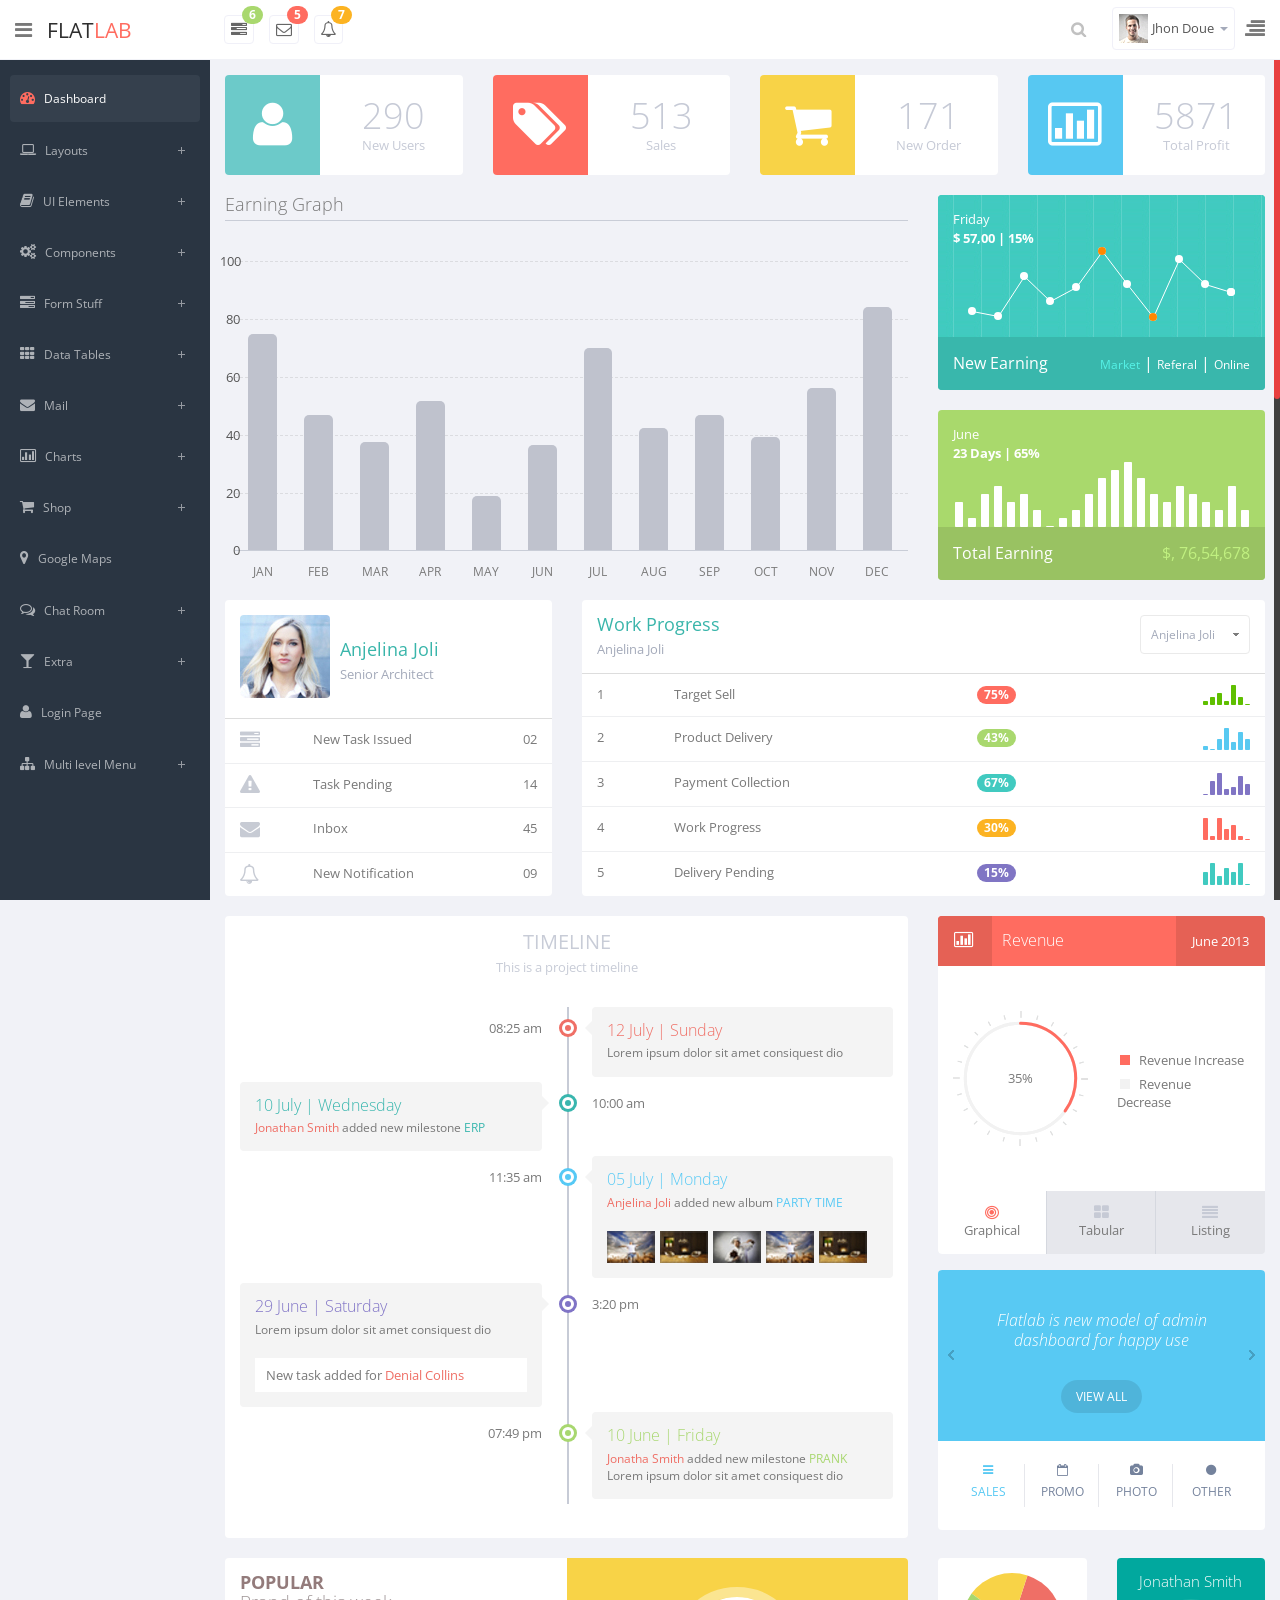
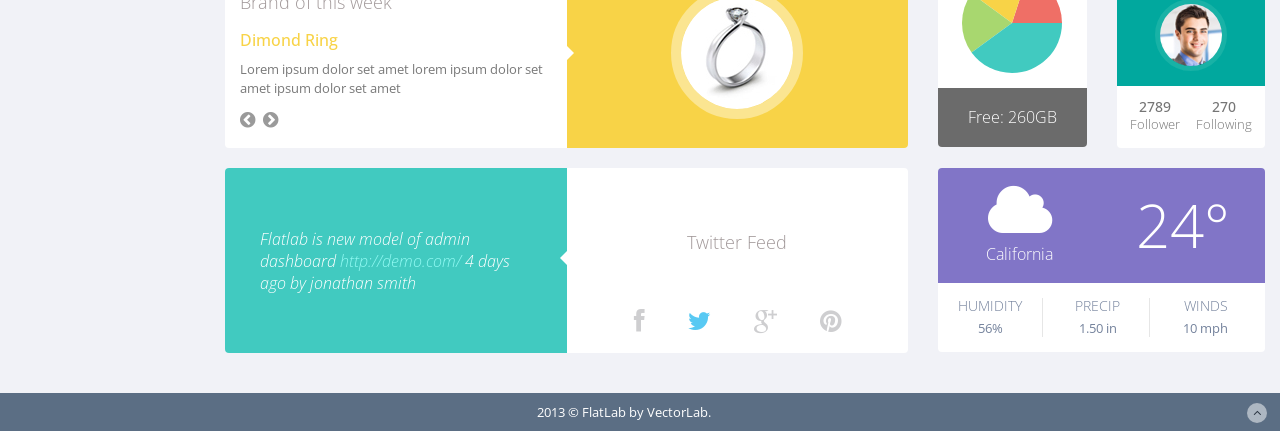
<file: resources/views/admin/html/index.html>
<!DOCTYPE html>
<html lang="en">
  
<!-- Mirrored from thevectorlab.net/flatlab/index.html by HTTrack Website Copier/3.x [XR&CO'2014], Fri, 14 Aug 2015 03:42:50 GMT -->
<head>
    <meta charset="utf-8">
    <meta name="viewport" content="width=device-width, initial-scale=1.0">
    <meta name="description" content="">
    <meta name="author" content="Mosaddek">
    <meta name="keyword" content="FlatLab, Dashboard, Bootstrap, Admin, Template, Theme, Responsive, Fluid, Retina">
    <link rel="shortcut icon" href="img/favicon.html">

    <title>FlatLab - Flat & Responsive Bootstrap Admin Template</title>

    <!-- Bootstrap core CSS -->
    <link href="css/bootstrap.min.css" rel="stylesheet">
    <link href="css/bootstrap-reset.css" rel="stylesheet">
    <!--external css-->
    <link href="assets/font-awesome/css/font-awesome.css" rel="stylesheet" />
    <link href="assets/jquery-easy-pie-chart/jquery.easy-pie-chart.css" rel="stylesheet" type="text/css" media="screen"/>
    <link rel="stylesheet" href="css/owl.carousel.css" type="text/css">

      <!--right slidebar-->
      <link href="css/slidebars.css" rel="stylesheet">

    <!-- Custom styles for this template -->

    <link href="css/style.css" rel="stylesheet">
    <link href="css/style-responsive.css" rel="stylesheet" />



    <!-- HTML5 shim and Respond.js IE8 support of HTML5 tooltipss and media queries -->
    <!--[if lt IE 9]>
      <script src="js/html5shiv.js"></script>
      <script src="js/respond.min.js"></script>
    <![endif]-->
  </head>

  <body>

  <section id="container" >
      <!--header start-->
      <header class="header white-bg">
              <div class="sidebar-toggle-box">
                  <div class="fa fa-bars tooltips" data-placement="right" data-original-title="Toggle Navigation"></div>
              </div>
            <!--logo start-->
            <a href="index.html" class="logo">Flat<span>lab</span></a>
            <!--logo end-->
            <div class="nav notify-row" id="top_menu">
                <!--  notification start -->
                <ul class="nav top-menu">
                    <!-- settings start -->
                    <li class="dropdown">
                        <a data-toggle="dropdown" class="dropdown-toggle" href="#">
                            <i class="fa fa-tasks"></i>
                            <span class="badge bg-success">6</span>
                        </a>
                        <ul class="dropdown-menu extended tasks-bar">
                            <div class="notify-arrow notify-arrow-green"></div>
                            <li>
                                <p class="green">You have 6 pending tasks</p>
                            </li>
                            <li>
                                <a href="#">
                                    <div class="task-info">
                                        <div class="desc">Dashboard v1.3</div>
                                        <div class="percent">40%</div>
                                    </div>
                                    <div class="progress progress-striped">
                                        <div class="progress-bar progress-bar-success" role="progressbar" aria-valuenow="40" aria-valuemin="0" aria-valuemax="100" style="width: 40%">
                                            <span class="sr-only">40% Complete (success)</span>
                                        </div>
                                    </div>
                                </a>
                            </li>
                            <li>
                                <a href="#">
                                    <div class="task-info">
                                        <div class="desc">Database Update</div>
                                        <div class="percent">60%</div>
                                    </div>
                                    <div class="progress progress-striped">
                                        <div class="progress-bar progress-bar-warning" role="progressbar" aria-valuenow="60" aria-valuemin="0" aria-valuemax="100" style="width: 60%">
                                            <span class="sr-only">60% Complete (warning)</span>
                                        </div>
                                    </div>
                                </a>
                            </li>
                            <li>
                                <a href="#">
                                    <div class="task-info">
                                        <div class="desc">Iphone Development</div>
                                        <div class="percent">87%</div>
                                    </div>
                                    <div class="progress progress-striped">
                                        <div class="progress-bar progress-bar-info" role="progressbar" aria-valuenow="20" aria-valuemin="0" aria-valuemax="100" style="width: 87%">
                                            <span class="sr-only">87% Complete</span>
                                        </div>
                                    </div>
                                </a>
                            </li>
                            <li>
                                <a href="#">
                                    <div class="task-info">
                                        <div class="desc">Mobile App</div>
                                        <div class="percent">33%</div>
                                    </div>
                                    <div class="progress progress-striped">
                                        <div class="progress-bar progress-bar-danger" role="progressbar" aria-valuenow="80" aria-valuemin="0" aria-valuemax="100" style="width: 33%">
                                            <span class="sr-only">33% Complete (danger)</span>
                                        </div>
                                    </div>
                                </a>
                            </li>
                            <li>
                                <a href="#">
                                    <div class="task-info">
                                        <div class="desc">Dashboard v1.3</div>
                                        <div class="percent">45%</div>
                                    </div>
                                    <div class="progress progress-striped active">
                                        <div class="progress-bar"  role="progressbar" aria-valuenow="45" aria-valuemin="0" aria-valuemax="100" style="width: 45%">
                                            <span class="sr-only">45% Complete</span>
                                        </div>
                                    </div>

                                </a>
                            </li>
                            <li class="external">
                                <a href="#">See All Tasks</a>
                            </li>
                        </ul>
                    </li>
                    <!-- settings end -->
                    <!-- inbox dropdown start-->
                    <li id="header_inbox_bar" class="dropdown">
                        <a data-toggle="dropdown" class="dropdown-toggle" href="#">
                            <i class="fa fa-envelope-o"></i>
                            <span class="badge bg-important">5</span>
                        </a>
                        <ul class="dropdown-menu extended inbox">
                            <div class="notify-arrow notify-arrow-red"></div>
                            <li>
                                <p class="red">You have 5 new messages</p>
                            </li>
                            <li>
                                <a href="#">
                                    <span class="photo"><img alt="avatar" src="img/avatar-mini.jpg"></span>
                                    <span class="subject">
                                    <span class="from">Jonathan Smith</span>
                                    <span class="time">Just now</span>
                                    </span>
                                    <span class="message">
                                        Hello, this is an example msg.
                                    </span>
                                </a>
                            </li>
                            <li>
                                <a href="#">
                                    <span class="photo"><img alt="avatar" src="img/avatar-mini2.jpg"></span>
                                    <span class="subject">
                                    <span class="from">Jhon Doe</span>
                                    <span class="time">10 mins</span>
                                    </span>
                                    <span class="message">
                                     Hi, Jhon Doe Bhai how are you ?
                                    </span>
                                </a>
                            </li>
                            <li>
                                <a href="#">
                                    <span class="photo"><img alt="avatar" src="img/avatar-mini3.jpg"></span>
                                    <span class="subject">
                                    <span class="from">Jason Stathum</span>
                                    <span class="time">3 hrs</span>
                                    </span>
                                    <span class="message">
                                        This is awesome dashboard.
                                    </span>
                                </a>
                            </li>
                            <li>
                                <a href="#">
                                    <span class="photo"><img alt="avatar" src="img/avatar-mini4.jpg"></span>
                                    <span class="subject">
                                    <span class="from">Jondi Rose</span>
                                    <span class="time">Just now</span>
                                    </span>
                                    <span class="message">
                                        Hello, this is metrolab
                                    </span>
                                </a>
                            </li>
                            <li>
                                <a href="#">See all messages</a>
                            </li>
                        </ul>
                    </li>
                    <!-- inbox dropdown end -->
                    <!-- notification dropdown start-->
                    <li id="header_notification_bar" class="dropdown">
                        <a data-toggle="dropdown" class="dropdown-toggle" href="#">

                            <i class="fa fa-bell-o"></i>
                            <span class="badge bg-warning">7</span>
                        </a>
                        <ul class="dropdown-menu extended notification">
                            <div class="notify-arrow notify-arrow-yellow"></div>
                            <li>
                                <p class="yellow">You have 7 new notifications</p>
                            </li>
                            <li>
                                <a href="#">
                                    <span class="label label-danger"><i class="fa fa-bolt"></i></span>
                                    Server #3 overloaded.
                                    <span class="small italic">34 mins</span>
                                </a>
                            </li>
                            <li>
                                <a href="#">
                                    <span class="label label-warning"><i class="fa fa-bell"></i></span>
                                    Server #10 not respoding.
                                    <span class="small italic">1 Hours</span>
                                </a>
                            </li>
                            <li>
                                <a href="#">
                                    <span class="label label-danger"><i class="fa fa-bolt"></i></span>
                                    Database overloaded 24%.
                                    <span class="small italic">4 hrs</span>
                                </a>
                            </li>
                            <li>
                                <a href="#">
                                    <span class="label label-success"><i class="fa fa-plus"></i></span>
                                    New user registered.
                                    <span class="small italic">Just now</span>
                                </a>
                            </li>
                            <li>
                                <a href="#">
                                    <span class="label label-info"><i class="fa fa-bullhorn"></i></span>
                                    Application error.
                                    <span class="small italic">10 mins</span>
                                </a>
                            </li>
                            <li>
                                <a href="#">See all notifications</a>
                            </li>
                        </ul>
                    </li>
                    <!-- notification dropdown end -->
                </ul>
                <!--  notification end -->
            </div>
            <div class="top-nav ">
                <!--search & user info start-->
                <ul class="nav pull-right top-menu">
                    <li>
                        <input type="text" class="form-control search" placeholder="Search">
                    </li>
                    <!-- user login dropdown start-->
                    <li class="dropdown">
                        <a data-toggle="dropdown" class="dropdown-toggle" href="#">
                            <img alt="" src="img/avatar1_small.jpg">
                            <span class="username">Jhon Doue</span>
                            <b class="caret"></b>
                        </a>
                        <ul class="dropdown-menu extended logout">
                            <div class="log-arrow-up"></div>
                            <li><a href="#"><i class=" fa fa-suitcase"></i>Profile</a></li>
                            <li><a href="#"><i class="fa fa-cog"></i> Settings</a></li>
                            <li><a href="#"><i class="fa fa-bell-o"></i> Notification</a></li>
                            <li><a href="login.html"><i class="fa fa-key"></i> Log Out</a></li>
                        </ul>
                    </li>
                    <li class="sb-toggle-right">
                        <i class="fa  fa-align-right"></i>
                    </li>
                    <!-- user login dropdown end -->
                </ul>
                <!--search & user info end-->
            </div>
        </header>
      <!--header end-->
      <!--sidebar start-->
      <aside>
          <div id="sidebar"  class="nav-collapse ">
              <!-- sidebar menu start-->
              <ul class="sidebar-menu" id="nav-accordion">
                  <li>
                      <a class="active" href="index.html">
                          <i class="fa fa-dashboard"></i>
                          <span>Dashboard</span>
                      </a>
                  </li>

                  <li class="sub-menu">
                      <a href="javascript:;" >
                          <i class="fa fa-laptop"></i>
                          <span>Layouts</span>
                      </a>
                      <ul class="sub">
                          <li><a  href="boxed_page.html">Boxed Page</a></li>
                          <li><a  href="horizontal_menu.html">Horizontal Menu</a></li>
                          <li><a  href="header-color.html">Different Color Top bar</a></li>
                          <li><a  href="mega_menu.html">Mega Menu</a></li>
                          <li><a  href="language_switch_bar.html">Language Switch Bar</a></li>
                          <li><a  href="email_template.html" target="_blank">Email Template</a></li>
                      </ul>
                  </li>

                  <li class="sub-menu">
                      <a href="javascript:;" >
                          <i class="fa fa-book"></i>
                          <span>UI Elements</span>
                      </a>
                      <ul class="sub">
                          <li><a  href="general.html">General</a></li>
                          <li><a  href="buttons.html">Buttons</a></li>
                          <li><a  href="modal.html">Modal</a></li>
                          <li><a  href="toastr.html">Toastr Notifications</a></li>
                          <li><a  href="widget.html">Widget</a></li>
                          <li><a  href="slider.html">Slider</a></li>
                          <li><a  href="nestable.html">Nestable</a></li>
                          <li><a  href="font_awesome.html">Font Awesome</a></li>
                      </ul>
                  </li>

                  <li class="sub-menu">
                      <a href="javascript:;" >
                          <i class="fa fa-cogs"></i>
                          <span>Components</span>
                      </a>
                      <ul class="sub">
                          <li><a  href="grids.html">Grids</a></li>
                          <li><a  href="calendar.html">Calendar</a></li>
                          <li><a  href="gallery.html">Gallery</a></li>
                          <li><a  href="todo_list.html">Todo List</a></li>
                          <li><a  href="draggable_portlet.html">Draggable Portlet</a></li>
                          <li><a  href="tree.html">Tree View</a></li>
                      </ul>
                  </li>
                  <li class="sub-menu">
                      <a href="javascript:;" >
                          <i class="fa fa-tasks"></i>
                          <span>Form Stuff</span>
                      </a>
                      <ul class="sub">
                          <li><a  href="form_component.html">Form Components</a></li>
                          <li><a  href="advanced_form_components.html">Advanced Components</a></li>
                          <li><a  href="form_wizard.html">Form Wizard</a></li>
                          <li><a  href="form_validation.html">Form Validation</a></li>
                          <li><a  href="dropzone.html">Dropzone File Upload</a></li>
                          <li><a  href="inline_editor.html">Inline Editor</a></li>
                          <li><a  href="image_cropping.html">Image Cropping</a></li>
                          <li><a  href="file_upload.html">Multiple File Upload</a></li>
                      </ul>
                  </li>
                  <li class="sub-menu">
                      <a href="javascript:;" >
                          <i class="fa fa-th"></i>
                          <span>Data Tables</span>
                      </a>
                      <ul class="sub">
                          <li><a  href="basic_table.html">Basic Table</a></li>
                          <li><a  href="responsive_table.html">Responsive Table</a></li>
                          <li><a  href="dynamic_table.html">Dynamic Table</a></li>
                          <li><a  href="editable_table.html">Editable Table</a></li>
                      </ul>
                  </li>
                  <li class="sub-menu">
                      <a href="javascript:;" >
                          <i class=" fa fa-envelope"></i>
                          <span>Mail</span>
                      </a>
                      <ul class="sub">
                          <li><a  href="inbox.html">Inbox</a></li>
                          <li><a  href="inbox_details.html">Inbox Details</a></li>
                      </ul>
                  </li>
                  <li class="sub-menu">
                      <a href="javascript:;" >
                          <i class=" fa fa-bar-chart-o"></i>
                          <span>Charts</span>
                      </a>
                      <ul class="sub">
                          <li><a  href="morris.html">Morris</a></li>
                          <li><a  href="chartjs.html">Chartjs</a></li>
                          <li><a  href="flot_chart.html">Flot Charts</a></li>
                          <li><a  href="xchart.html">xChart</a></li>
                      </ul>
                  </li>
                  <li class="sub-menu">
                      <a href="javascript:;" >
                          <i class="fa fa-shopping-cart"></i>
                          <span>Shop</span>
                      </a>
                      <ul class="sub">
                          <li><a  href="product_list.html">List View</a></li>
                          <li><a  href="product_details.html">Details View</a></li>
                      </ul>
                  </li>
                  <li>
                      <a href="google_maps.html" >
                          <i class="fa fa-map-marker"></i>
                          <span>Google Maps </span>
                      </a>
                  </li>
                  <li class="sub-menu">
                      <a href="javascript:;">
                          <i class="fa fa-comments-o"></i>
                          <span>Chat Room</span>
                      </a>
                      <ul class="sub">
                          <li><a  href="lobby.html">Lobby</a></li>
                          <li><a  href="chat_room.html"> Chat Room</a></li>
                      </ul>
                  </li>
                  <li class="sub-menu">
                      <a href="javascript:;" >
                          <i class="fa fa-glass"></i>
                          <span>Extra</span>
                      </a>
                      <ul class="sub">
                          <li><a  href="blank.html">Blank Page</a></li>
                          <li><a  href="sidebar_closed.html">Sidebar Closed</a></li>
                          <li><a  href="people_directory.html">People Directory</a></li>
                          <li><a  href="coming_soon.html">Coming Soon</a></li>
                          <li><a  href="lock_screen.html">Lock Screen</a></li>
                          <li><a  href="profile.html">Profile</a></li>
                          <li><a  href="invoice.html">Invoice</a></li>
                          <li><a  href="project_list.html">Project List</a></li>
                          <li><a  href="project_details.html">Project Details</a></li>
                          <li><a  href="search_result.html">Search Result</a></li>
                          <li><a  href="pricing_table.html">Pricing Table</a></li>
                          <li><a  href="faq.html">FAQ</a></li>
                          <li><a  href="fb_wall.html">FB Wall</a></li>
                          <li><a  href="404.html">404 Error</a></li>
                          <li><a  href="500.html">500 Error</a></li>
                      </ul>
                  </li>
                  <li>
                      <a  href="login.html">
                          <i class="fa fa-user"></i>
                          <span>Login Page</span>
                      </a>
                  </li>

                  <!--multi level menu start-->
                  <li class="sub-menu">
                      <a href="javascript:;" >
                          <i class="fa fa-sitemap"></i>
                          <span>Multi level Menu</span>
                      </a>
                      <ul class="sub">
                          <li><a  href="javascript:;">Menu Item 1</a></li>
                          <li class="sub-menu">
                              <a  href="boxed_page.html">Menu Item 2</a>
                              <ul class="sub">
                                  <li><a  href="javascript:;">Menu Item 2.1</a></li>
                                  <li class="sub-menu">
                                      <a  href="javascript:;">Menu Item 3</a>
                                      <ul class="sub">
                                          <li><a  href="javascript:;">Menu Item 3.1</a></li>
                                          <li><a  href="javascript:;">Menu Item 3.2</a></li>
                                      </ul>
                                  </li>
                              </ul>
                          </li>
                      </ul>
                  </li>
                  <!--multi level menu end-->

              </ul>
              <!-- sidebar menu end-->
          </div>
      </aside>
      <!--sidebar end-->
      <!--main content start-->
      <section id="main-content">
          <section class="wrapper">
              <!--state overview start-->
              <div class="row state-overview">
                  <div class="col-lg-3 col-sm-6">
                      <section class="panel">
                          <div class="symbol terques">
                              <i class="fa fa-user"></i>
                          </div>
                          <div class="value">
                              <h1 class="count">
                                  0
                              </h1>
                              <p>New Users</p>
                          </div>
                      </section>
                  </div>
                  <div class="col-lg-3 col-sm-6">
                      <section class="panel">
                          <div class="symbol red">
                              <i class="fa fa-tags"></i>
                          </div>
                          <div class="value">
                              <h1 class=" count2">
                                  0
                              </h1>
                              <p>Sales</p>
                          </div>
                      </section>
                  </div>
                  <div class="col-lg-3 col-sm-6">
                      <section class="panel">
                          <div class="symbol yellow">
                              <i class="fa fa-shopping-cart"></i>
                          </div>
                          <div class="value">
                              <h1 class=" count3">
                                  0
                              </h1>
                              <p>New Order</p>
                          </div>
                      </section>
                  </div>
                  <div class="col-lg-3 col-sm-6">
                      <section class="panel">
                          <div class="symbol blue">
                              <i class="fa fa-bar-chart-o"></i>
                          </div>
                          <div class="value">
                              <h1 class=" count4">
                                  0
                              </h1>
                              <p>Total Profit</p>
                          </div>
                      </section>
                  </div>
              </div>
              <!--state overview end-->

              <div class="row">
                  <div class="col-lg-8">
                      <!--custom chart start-->
                      <div class="border-head">
                          <h3>Earning Graph</h3>
                      </div>
                      <div class="custom-bar-chart">
                          <ul class="y-axis">
                              <li><span>100</span></li>
                              <li><span>80</span></li>
                              <li><span>60</span></li>
                              <li><span>40</span></li>
                              <li><span>20</span></li>
                              <li><span>0</span></li>
                          </ul>
                          <div class="bar">
                              <div class="title">JAN</div>
                              <div class="value tooltips" data-original-title="80%" data-toggle="tooltip" data-placement="top">80%</div>
                          </div>
                          <div class="bar ">
                              <div class="title">FEB</div>
                              <div class="value tooltips" data-original-title="50%" data-toggle="tooltip" data-placement="top">50%</div>
                          </div>
                          <div class="bar ">
                              <div class="title">MAR</div>
                              <div class="value tooltips" data-original-title="40%" data-toggle="tooltip" data-placement="top">40%</div>
                          </div>
                          <div class="bar ">
                              <div class="title">APR</div>
                              <div class="value tooltips" data-original-title="55%" data-toggle="tooltip" data-placement="top">55%</div>
                          </div>
                          <div class="bar">
                              <div class="title">MAY</div>
                              <div class="value tooltips" data-original-title="20%" data-toggle="tooltip" data-placement="top">20%</div>
                          </div>
                          <div class="bar ">
                              <div class="title">JUN</div>
                              <div class="value tooltips" data-original-title="39%" data-toggle="tooltip" data-placement="top">39%</div>
                          </div>
                          <div class="bar">
                              <div class="title">JUL</div>
                              <div class="value tooltips" data-original-title="75%" data-toggle="tooltip" data-placement="top">75%</div>
                          </div>
                          <div class="bar ">
                              <div class="title">AUG</div>
                              <div class="value tooltips" data-original-title="45%" data-toggle="tooltip" data-placement="top">45%</div>
                          </div>
                          <div class="bar ">
                              <div class="title">SEP</div>
                              <div class="value tooltips" data-original-title="50%" data-toggle="tooltip" data-placement="top">50%</div>
                          </div>
                          <div class="bar ">
                              <div class="title">OCT</div>
                              <div class="value tooltips" data-original-title="42%" data-toggle="tooltip" data-placement="top">42%</div>
                          </div>
                          <div class="bar ">
                              <div class="title">NOV</div>
                              <div class="value tooltips" data-original-title="60%" data-toggle="tooltip" data-placement="top">60%</div>
                          </div>
                          <div class="bar ">
                              <div class="title">DEC</div>
                              <div class="value tooltips" data-original-title="90%" data-toggle="tooltip" data-placement="top">90%</div>
                          </div>
                      </div>
                      <!--custom chart end-->
                  </div>
                  <div class="col-lg-4">
                      <!--new earning start-->
                      <div class="panel terques-chart">
                          <div class="panel-body chart-texture">
                              <div class="chart">
                                  <div class="heading">
                                      <span>Friday</span>
                                      <strong>$ 57,00 | 15%</strong>
                                  </div>
                                  <div class="sparkline" data-type="line" data-resize="true" data-height="75" data-width="90%" data-line-width="1" data-line-color="#fff" data-spot-color="#fff" data-fill-color="" data-highlight-line-color="#fff" data-spot-radius="4" data-data="[200,135,667,333,526,996,564,123,890,564,455]"></div>
                              </div>
                          </div>
                          <div class="chart-tittle">
                              <span class="title">New Earning</span>
                              <span class="value">
                                  <a href="#" class="active">Market</a>
                                  |
                                  <a href="#">Referal</a>
                                  |
                                  <a href="#">Online</a>
                              </span>
                          </div>
                      </div>
                      <!--new earning end-->

                      <!--total earning start-->
                      <div class="panel green-chart">
                          <div class="panel-body">
                              <div class="chart">
                                  <div class="heading">
                                      <span>June</span>
                                      <strong>23 Days | 65%</strong>
                                  </div>
                                  <div id="barchart"></div>
                              </div>
                          </div>
                          <div class="chart-tittle">
                              <span class="title">Total Earning</span>
                              <span class="value">$, 76,54,678</span>
                          </div>
                      </div>
                      <!--total earning end-->
                  </div>
              </div>
              <div class="row">
                  <div class="col-lg-4">
                      <!--user info table start-->
                      <section class="panel">
                          <div class="panel-body">
                              <a href="#" class="task-thumb">
                                  <img src="img/avatar1.jpg" alt="">
                              </a>
                              <div class="task-thumb-details">
                                  <h1><a href="#">Anjelina Joli</a></h1>
                                  <p>Senior Architect</p>
                              </div>
                          </div>
                          <table class="table table-hover personal-task">
                              <tbody>
                                <tr>
                                    <td>
                                        <i class=" fa fa-tasks"></i>
                                    </td>
                                    <td>New Task Issued</td>
                                    <td> 02</td>
                                </tr>
                                <tr>
                                    <td>
                                        <i class="fa fa-exclamation-triangle"></i>
                                    </td>
                                    <td>Task Pending</td>
                                    <td> 14</td>
                                </tr>
                                <tr>
                                    <td>
                                        <i class="fa fa-envelope"></i>
                                    </td>
                                    <td>Inbox</td>
                                    <td> 45</td>
                                </tr>
                                <tr>
                                    <td>
                                        <i class=" fa fa-bell-o"></i>
                                    </td>
                                    <td>New Notification</td>
                                    <td> 09</td>
                                </tr>
                              </tbody>
                          </table>
                      </section>
                      <!--user info table end-->
                  </div>
                  <div class="col-lg-8">
                      <!--work progress start-->
                      <section class="panel">
                          <div class="panel-body progress-panel">
                              <div class="task-progress">
                                  <h1>Work Progress</h1>
                                  <p>Anjelina Joli</p>
                              </div>
                              <div class="task-option">
                                  <select class="styled">
                                      <option>Anjelina Joli</option>
                                      <option>Tom Crouse</option>
                                      <option>Jhon Due</option>
                                  </select>
                              </div>
                          </div>
                          <table class="table table-hover personal-task">
                              <tbody>
                              <tr>
                                  <td>1</td>
                                  <td>
                                      Target Sell
                                  </td>
                                  <td>
                                      <span class="badge bg-important">75%</span>
                                  </td>
                                  <td>
                                    <div id="work-progress1"></div>
                                  </td>
                              </tr>
                              <tr>
                                  <td>2</td>
                                  <td>
                                      Product Delivery
                                  </td>
                                  <td>
                                      <span class="badge bg-success">43%</span>
                                  </td>
                                  <td>
                                      <div id="work-progress2"></div>
                                  </td>
                              </tr>
                              <tr>
                                  <td>3</td>
                                  <td>
                                      Payment Collection
                                  </td>
                                  <td>
                                      <span class="badge bg-info">67%</span>
                                  </td>
                                  <td>
                                      <div id="work-progress3"></div>
                                  </td>
                              </tr>
                              <tr>
                                  <td>4</td>
                                  <td>
                                      Work Progress
                                  </td>
                                  <td>
                                      <span class="badge bg-warning">30%</span>
                                  </td>
                                  <td>
                                      <div id="work-progress4"></div>
                                  </td>
                              </tr>
                              <tr>
                                  <td>5</td>
                                  <td>
                                      Delivery Pending
                                  </td>
                                  <td>
                                      <span class="badge bg-primary">15%</span>
                                  </td>
                                  <td>
                                      <div id="work-progress5"></div>
                                  </td>
                              </tr>
                              </tbody>
                          </table>
                      </section>
                      <!--work progress end-->
                  </div>
              </div>
              <div class="row">
                  <div class="col-lg-8">
                      <!--timeline start-->
                      <section class="panel">
                          <div class="panel-body">
                                  <div class="text-center mbot30">
                                      <h3 class="timeline-title">Timeline</h3>
                                      <p class="t-info">This is a project timeline</p>
                                  </div>

                                  <div class="timeline">
                                      <article class="timeline-item">
                                          <div class="timeline-desk">
                                              <div class="panel">
                                                  <div class="panel-body">
                                                      <span class="arrow"></span>
                                                      <span class="timeline-icon red"></span>
                                                      <span class="timeline-date">08:25 am</span>
                                                      <h1 class="red">12 July | Sunday</h1>
                                                      <p>Lorem ipsum dolor sit amet consiquest dio</p>
                                                  </div>
                                              </div>
                                          </div>
                                      </article>
                                      <article class="timeline-item alt">
                                          <div class="timeline-desk">
                                              <div class="panel">
                                                  <div class="panel-body">
                                                      <span class="arrow-alt"></span>
                                                      <span class="timeline-icon green"></span>
                                                      <span class="timeline-date">10:00 am</span>
                                                      <h1 class="green">10 July | Wednesday</h1>
                                                      <p><a href="#">Jonathan Smith</a> added new milestone <span><a href="#" class="green">ERP</a></span></p>
                                                  </div>
                                              </div>
                                          </div>
                                      </article>
                                      <article class="timeline-item">
                                          <div class="timeline-desk">
                                              <div class="panel">
                                                  <div class="panel-body">
                                                      <span class="arrow"></span>
                                                      <span class="timeline-icon blue"></span>
                                                      <span class="timeline-date">11:35 am</span>
                                                      <h1 class="blue">05 July | Monday</h1>
                                                      <p><a href="#">Anjelina Joli</a> added new album <span><a href="#" class="blue">PARTY TIME</a></span></p>
                                                      <div class="album">
                                                          <a href="#">
                                                              <img alt="" src="img/sm-img-1.jpg">
                                                          </a>
                                                          <a href="#">
                                                              <img alt="" src="img/sm-img-2.jpg">
                                                          </a>
                                                          <a href="#">
                                                              <img alt="" src="img/sm-img-3.jpg">
                                                          </a>
                                                          <a href="#">
                                                              <img alt="" src="img/sm-img-1.jpg">
                                                          </a>
                                                          <a href="#">
                                                              <img alt="" src="img/sm-img-2.jpg">
                                                          </a>
                                                      </div>
                                                  </div>
                                              </div>
                                          </div>
                                      </article>
                                      <article class="timeline-item alt">
                                          <div class="timeline-desk">
                                              <div class="panel">
                                                  <div class="panel-body">
                                                      <span class="arrow-alt"></span>
                                                      <span class="timeline-icon purple"></span>
                                                      <span class="timeline-date">3:20 pm</span>
                                                      <h1 class="purple">29 June | Saturday</h1>
                                                      <p>Lorem ipsum dolor sit amet consiquest dio</p>
                                                      <div class="notification">
                                                          <i class=" fa fa-exclamation-sign"></i> New task added for <a href="#">Denial Collins</a>
                                                      </div>
                                                  </div>
                                              </div>
                                          </div>
                                      </article>
                                      <article class="timeline-item">
                                          <div class="timeline-desk">
                                              <div class="panel">
                                                  <div class="panel-body">
                                                      <span class="arrow"></span>
                                                      <span class="timeline-icon light-green"></span>
                                                      <span class="timeline-date">07:49 pm</span>
                                                      <h1 class="light-green">10 June | Friday</h1>
                                                      <p><a href="#">Jonatha Smith</a> added new milestone <span><a href="#" class="light-green">prank</a></span> Lorem ipsum dolor sit amet consiquest dio</p>
                                                  </div>
                                              </div>
                                          </div>
                                      </article>
                                  </div>

                                  <div class="clearfix">&nbsp;</div>
                              </div>
                      </section>
                      <!--timeline end-->
                  </div>
                  <div class="col-lg-4">
                      <!--revenue start-->
                      <section class="panel">
                          <div class="revenue-head">
                              <span>
                                  <i class="fa fa-bar-chart-o"></i>
                              </span>
                              <h3>Revenue</h3>
                              <span class="rev-combo pull-right">
                                 June 2013
                              </span>
                          </div>
                          <div class="panel-body">
                              <div class="row">
                                  <div class="col-lg-6 col-sm-6 text-center">
                                      <div class="easy-pie-chart">
                                          <div class="percentage" data-percent="35"><span>35</span>%</div>
                                      </div>
                                  </div>
                                  <div class="col-lg-6 col-sm-6">
                                      <div class="chart-info chart-position">
                                          <span class="increase"></span>
                                          <span>Revenue Increase</span>
                                      </div>
                                      <div class="chart-info">
                                          <span class="decrease"></span>
                                          <span>Revenue Decrease</span>
                                      </div>
                                  </div>
                              </div>
                          </div>
                          <div class="panel-footer revenue-foot">
                              <ul>
                                  <li class="first active">
                                      <a href="javascript:;">
                                          <i class="fa fa-bullseye"></i>
                                          Graphical
                                      </a>
                                  </li>
                                  <li>
                                      <a href="javascript:;">
                                          <i class=" fa fa-th-large"></i>
                                          Tabular
                                      </a>
                                  </li>
                                  <li class="last">
                                      <a href="javascript:;">
                                          <i class=" fa fa-align-justify"></i>
                                          Listing
                                      </a>
                                  </li>
                              </ul>
                          </div>
                      </section>
                      <!--revenue end-->
                      <!--features carousel start-->
                      <section class="panel">
                          <div class="flat-carousal">
                              <div id="owl-demo" class="owl-carousel owl-theme">
                                  <div class="item">
                                      <h1>Flatlab is new model of admin dashboard for happy use</h1>
                                      <div class="text-center">
                                          <a href="javascript:;" class="view-all">View All</a>
                                      </div>
                                  </div>
                                  <div class="item">
                                      <h1>Fully responsive and build with Bootstrap 3.0</h1>
                                      <div class="text-center">
                                          <a href="javascript:;" class="view-all">View All</a>
                                      </div>
                                  </div>
                                  <div class="item">
                                      <h1>Responsive Frontend is free if you get this.</h1>
                                      <div class="text-center">
                                          <a href="javascript:;" class="view-all">View All</a>
                                      </div>
                                  </div>
                              </div>
                          </div>
                          <div class="panel-body">
                              <ul class="ft-link">
                                  <li class="active">
                                      <a href="javascript:;">
                                          <i class="fa fa-bars"></i>
                                          Sales
                                      </a>
                                  </li>
                                  <li>
                                      <a href="javascript:;">
                                          <i class=" fa fa-calendar-o"></i>
                                          promo
                                      </a>
                                  </li>
                                  <li>
                                      <a href="javascript:;">
                                          <i class=" fa fa-camera"></i>
                                          photo
                                      </a>
                                  </li>
                                  <li>
                                      <a href="javascript:;">
                                          <i class=" fa fa-circle"></i>
                                          other
                                      </a>
                                  </li>
                              </ul>
                          </div>
                      </section>
                      <!--features carousel end-->
                  </div>
              </div>
              <div class="row">
                  <div class="col-lg-8">
                      <!--latest product info start-->
                      <section class="panel post-wrap pro-box">
                          <aside>
                              <div class="post-info">
                                  <span class="arrow-pro right"></span>
                                  <div class="panel-body">
                                      <h1><strong>popular</strong> <br> Brand of this week</h1>
                                      <div class="desk yellow">
                                          <h3>Dimond Ring</h3>
                                          <p>Lorem ipsum dolor set amet lorem ipsum dolor set amet ipsum dolor set amet</p>
                                      </div>
                                      <div class="post-btn">
                                          <a href="javascript:;">
                                              <i class="fa fa-chevron-circle-left"></i>
                                          </a>
                                          <a href="javascript:;">
                                              <i class="fa fa-chevron-circle-right"></i>
                                          </a>
                                      </div>
                                  </div>
                              </div>
                          </aside>
                          <aside class="post-highlight yellow v-align">
                              <div class="panel-body text-center">
                                  <div class="pro-thumb">
                                      <img src="img/ring.jpg" alt="">
                                  </div>
                              </div>
                          </aside>
                      </section>
                      <!--latest product info end-->
                      <!--twitter feedback start-->
                      <section class="panel post-wrap pro-box">
                          <aside class="post-highlight terques v-align">
                              <div class="panel-body">
                                  <h2>Flatlab is new model of admin dashboard <a href="javascript:;"> http://demo.com/</a> 4 days ago  by jonathan smith</h2>
                              </div>
                          </aside>
                          <aside>
                              <div class="post-info">
                                  <span class="arrow-pro left"></span>
                                  <div class="panel-body">
                                      <div class="text-center twite">
                                          <h1>Twitter Feed</h1>
                                      </div>

                                      <footer class="social-footer">
                                          <ul>
                                              <li>
                                                  <a href="#">
                                                    <i class="fa fa-facebook"></i>
                                                  </a>
                                              </li>
                                              <li class="active">
                                                  <a href="#">
                                                      <i class="fa fa-twitter"></i>
                                                  </a>
                                              </li>
                                              <li>
                                                  <a href="#">
                                                      <i class="fa fa-google-plus"></i>
                                                  </a>
                                              </li>
                                              <li>
                                                  <a href="#">
                                                      <i class="fa fa-pinterest"></i>
                                                  </a>
                                              </li>
                                          </ul>
                                      </footer>
                                  </div>
                              </div>
                          </aside>
                      </section>
                      <!--twitter feedback end-->
                  </div>
                  <div class="col-lg-4">
                      <div class="row">
                          <div class="col-xs-6">
                              <!--pie chart start-->
                              <section class="panel">
                                  <div class="panel-body">
                                      <div class="chart">
                                          <div id="pie-chart" ></div>
                                      </div>
                                  </div>
                                  <footer class="pie-foot">
                                      Free: 260GB
                                  </footer>
                              </section>
                              <!--pie chart start-->
                          </div>
                          <div class="col-xs-6">
                              <!--follower start-->
                              <section class="panel">
                                  <div class="follower">
                                      <div class="panel-body">
                                          <h4>Jonathan Smith</h4>
                                          <div class="follow-ava">
                                              <img src="img/follower-avatar.jpg" alt="">
                                          </div>
                                      </div>
                                  </div>

                                  <footer class="follower-foot">
                                      <ul>
                                          <li>
                                              <h5>2789</h5>
                                              <p>Follower</p>
                                          </li>
                                          <li>
                                              <h5>270</h5>
                                              <p>Following</p>
                                          </li>
                                      </ul>
                                  </footer>
                              </section>
                              <!--follower end-->
                          </div>
                      </div>
                      <!--weather statement start-->
                      <section class="panel">
                          <div class="weather-bg">
                              <div class="panel-body">
                                  <div class="row">
                                      <div class="col-xs-6">
                                        <i class="fa fa-cloud"></i>
                                          California
                                      </div>
                                      <div class="col-xs-6">
                                          <div class="degree">
                                              24°
                                          </div>
                                      </div>
                                  </div>
                              </div>
                          </div>

                          <footer class="weather-category">
                              <ul>
                                  <li class="active">
                                      <h5>humidity</h5>
                                      56%
                                  </li>
                                  <li>
                                      <h5>precip</h5>
                                      1.50 in
                                  </li>
                                  <li>
                                      <h5>winds</h5>
                                      10 mph
                                  </li>
                              </ul>
                          </footer>

                      </section>
                      <!--weather statement end-->
                  </div>
              </div>

          </section>
      </section>
      <!--main content end-->

      <!-- Right Slidebar start -->
      <div class="sb-slidebar sb-right sb-style-overlay">
          <h5 class="side-title">Online Customers</h5>
          <ul class="quick-chat-list">
              <li class="online">
                  <div class="media">
                      <a href="#" class="pull-left media-thumb">
                          <img alt="" src="img/chat-avatar2.jpg" class="media-object">
                      </a>
                      <div class="media-body">
                          <strong>John Doe</strong>
                          <small>Dream Land, AU</small>
                      </div>
                  </div><!-- media -->
              </li>
              <li class="online">
                  <div class="media">
                      <a href="#" class="pull-left media-thumb">
                          <img alt="" src="img/chat-avatar.jpg" class="media-object">
                      </a>
                      <div class="media-body">
                          <div class="media-status">
                              <span class=" badge bg-important">3</span>
                          </div>
                          <strong>Jonathan Smith</strong>
                          <small>United States</small>
                      </div>
                  </div><!-- media -->
              </li>

              <li class="online">
                  <div class="media">
                      <a href="#" class="pull-left media-thumb">
                          <img alt="" src="img/pro-ac-1.png" class="media-object">
                      </a>
                      <div class="media-body">
                          <div class="media-status">
                              <span class=" badge bg-success">5</span>
                          </div>
                          <strong>Jane Doe</strong>
                          <small>ABC, USA</small>
                      </div>
                  </div><!-- media -->
              </li>
              <li class="online">
                  <div class="media">
                      <a href="#" class="pull-left media-thumb">
                          <img alt="" src="img/avatar1.jpg" class="media-object">
                      </a>
                      <div class="media-body">
                          <strong>Anjelina Joli</strong>
                          <small>Fockland, UK</small>
                      </div>
                  </div><!-- media -->
              </li>
              <li class="online">
                  <div class="media">
                      <a href="#" class="pull-left media-thumb">
                          <img alt="" src="img/mail-avatar.jpg" class="media-object">
                      </a>
                      <div class="media-body">
                          <div class="media-status">
                              <span class=" badge bg-warning">7</span>
                          </div>
                          <strong>Mr Tasi</strong>
                          <small>Dream Land, USA</small>
                      </div>
                  </div><!-- media -->
              </li>
          </ul>
          <h5 class="side-title"> pending Task</h5>
          <ul class="p-task tasks-bar">
              <li>
                  <a href="#">
                      <div class="task-info">
                          <div class="desc">Dashboard v1.3</div>
                          <div class="percent">40%</div>
                      </div>
                      <div class="progress progress-striped">
                          <div style="width: 40%" aria-valuemax="100" aria-valuemin="0" aria-valuenow="40" role="progressbar" class="progress-bar progress-bar-success">
                              <span class="sr-only">40% Complete (success)</span>
                          </div>
                      </div>
                  </a>
              </li>
              <li>
                  <a href="#">
                      <div class="task-info">
                          <div class="desc">Database Update</div>
                          <div class="percent">60%</div>
                      </div>
                      <div class="progress progress-striped">
                          <div style="width: 60%" aria-valuemax="100" aria-valuemin="0" aria-valuenow="60" role="progressbar" class="progress-bar progress-bar-warning">
                              <span class="sr-only">60% Complete (warning)</span>
                          </div>
                      </div>
                  </a>
              </li>
              <li>
                  <a href="#">
                      <div class="task-info">
                          <div class="desc">Iphone Development</div>
                          <div class="percent">87%</div>
                      </div>
                      <div class="progress progress-striped">
                          <div style="width: 87%" aria-valuemax="100" aria-valuemin="0" aria-valuenow="20" role="progressbar" class="progress-bar progress-bar-info">
                              <span class="sr-only">87% Complete</span>
                          </div>
                      </div>
                  </a>
              </li>
              <li>
                  <a href="#">
                      <div class="task-info">
                          <div class="desc">Mobile App</div>
                          <div class="percent">33%</div>
                      </div>
                      <div class="progress progress-striped">
                          <div style="width: 33%" aria-valuemax="100" aria-valuemin="0" aria-valuenow="80" role="progressbar" class="progress-bar progress-bar-danger">
                              <span class="sr-only">33% Complete (danger)</span>
                          </div>
                      </div>
                  </a>
              </li>
              <li>
                  <a href="#">
                      <div class="task-info">
                          <div class="desc">Dashboard v1.3</div>
                          <div class="percent">45%</div>
                      </div>
                      <div class="progress progress-striped active">
                          <div style="width: 45%" aria-valuemax="100" aria-valuemin="0" aria-valuenow="45" role="progressbar" class="progress-bar">
                              <span class="sr-only">45% Complete</span>
                          </div>
                      </div>

                  </a>
              </li>
              <li class="external">
                  <a href="#">See All Tasks</a>
              </li>
          </ul>
      </div>
      <!-- Right Slidebar end -->

      <!--footer start-->
      <footer class="site-footer">
          <div class="text-center">
              2013 &copy; FlatLab by VectorLab.
              <a href="#" class="go-top">
                  <i class="fa fa-angle-up"></i>
              </a>
          </div>
      </footer>
      <!--footer end-->
  </section>

    <!-- js placed at the end of the document so the pages load faster -->
    <script src="js/jquery.js"></script>
    <script src="js/bootstrap.min.js"></script>
    <script class="include" type="text/javascript" src="js/jquery.dcjqaccordion.2.7.js"></script>
    <script src="js/jquery.scrollTo.min.js"></script>
    <script src="js/jquery.nicescroll.js" type="text/javascript"></script>
    <script src="js/jquery.sparkline.js" type="text/javascript"></script>
    <script src="assets/jquery-easy-pie-chart/jquery.easy-pie-chart.js"></script>
    <script src="js/owl.carousel.js" ></script>
    <script src="js/jquery.customSelect.min.js" ></script>
    <script src="js/respond.min.js" ></script>

    <!--right slidebar-->
    <script src="js/slidebars.min.js"></script>

    <!--common script for all pages-->
    <script src="js/common-scripts.js"></script>

    <!--script for this page-->
    <script src="js/sparkline-chart.js"></script>
    <script src="js/easy-pie-chart.js"></script>
    <script src="js/count.js"></script>

  <script>

      //owl carousel

      $(document).ready(function() {
          $("#owl-demo").owlCarousel({
              navigation : true,
              slideSpeed : 300,
              paginationSpeed : 400,
              singleItem : true,
			  autoPlay:true

          });
      });

      //custom select box

      $(function(){
          $('select.styled').customSelect();
      });

  </script>

  </body>

<!-- Mirrored from thevectorlab.net/flatlab/index.html by HTTrack Website Copier/3.x [XR&CO'2014], Fri, 14 Aug 2015 03:43:32 GMT -->
</html>
</file>
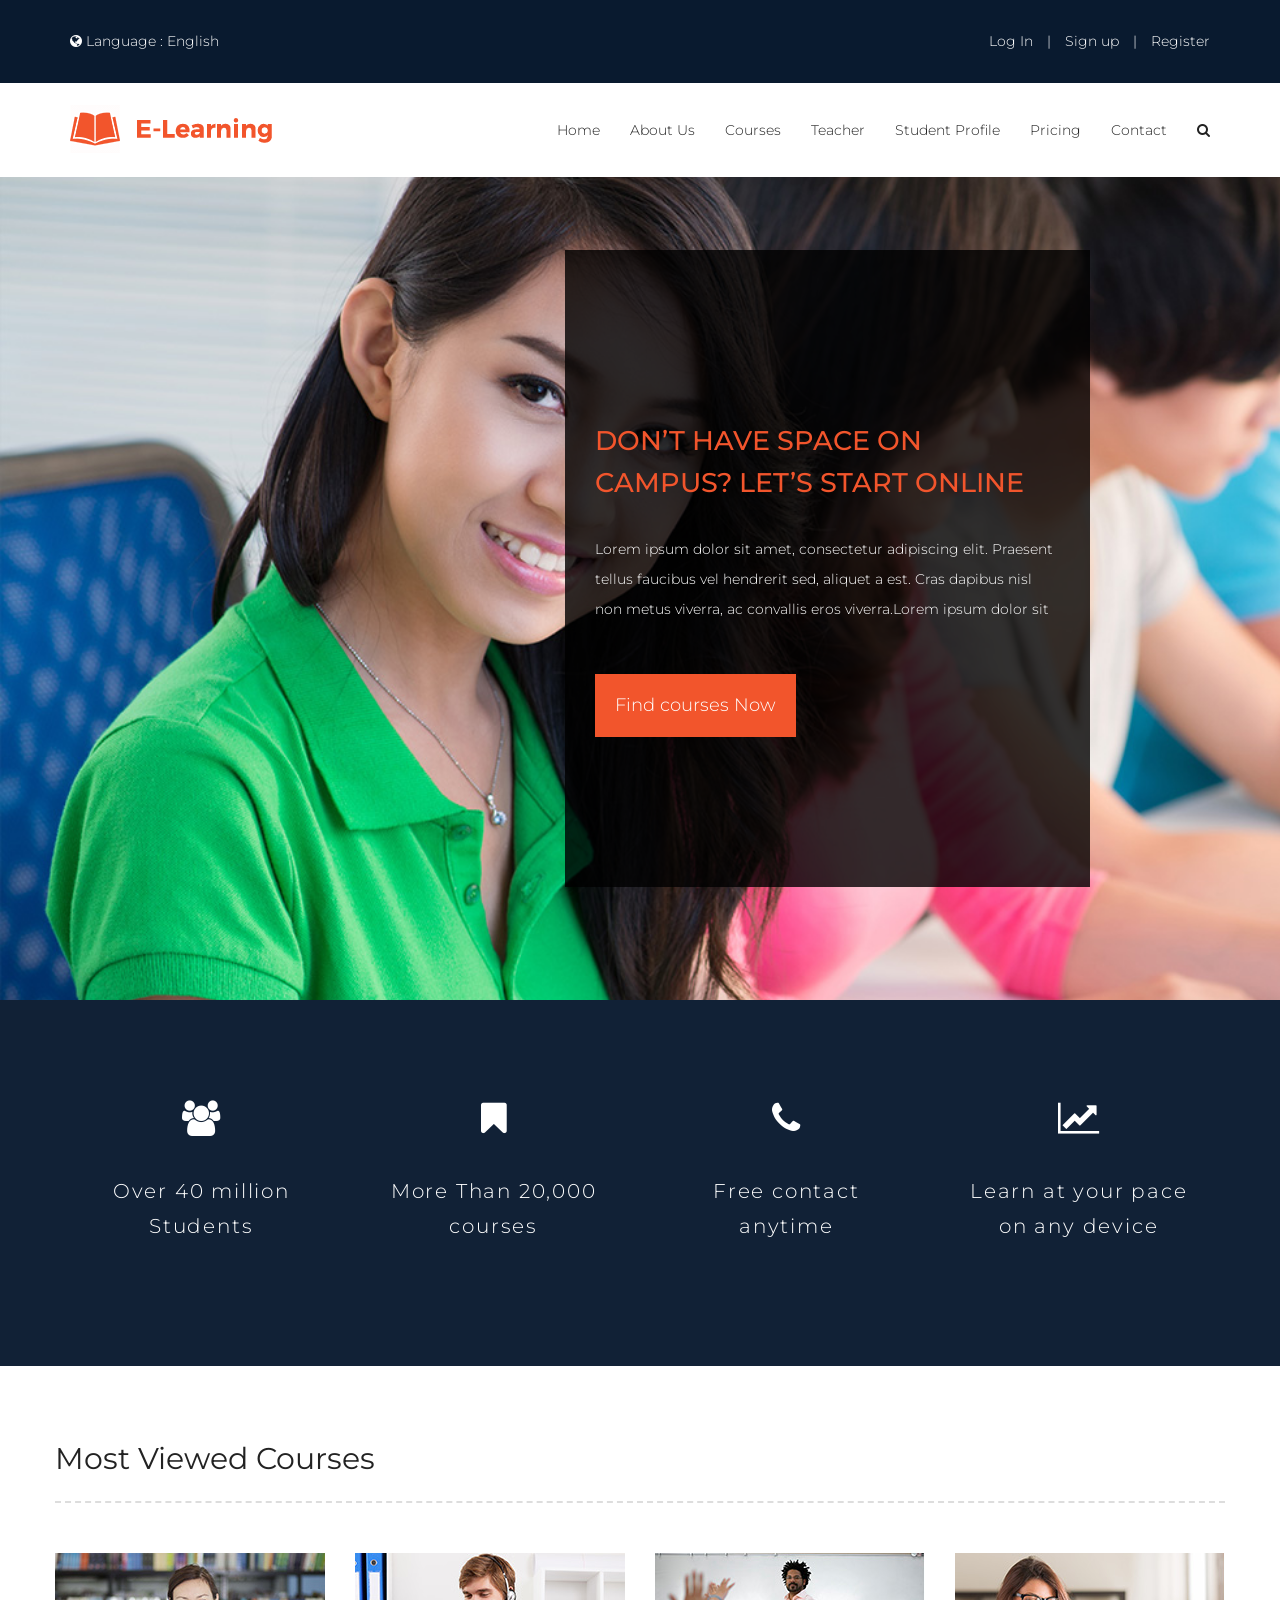
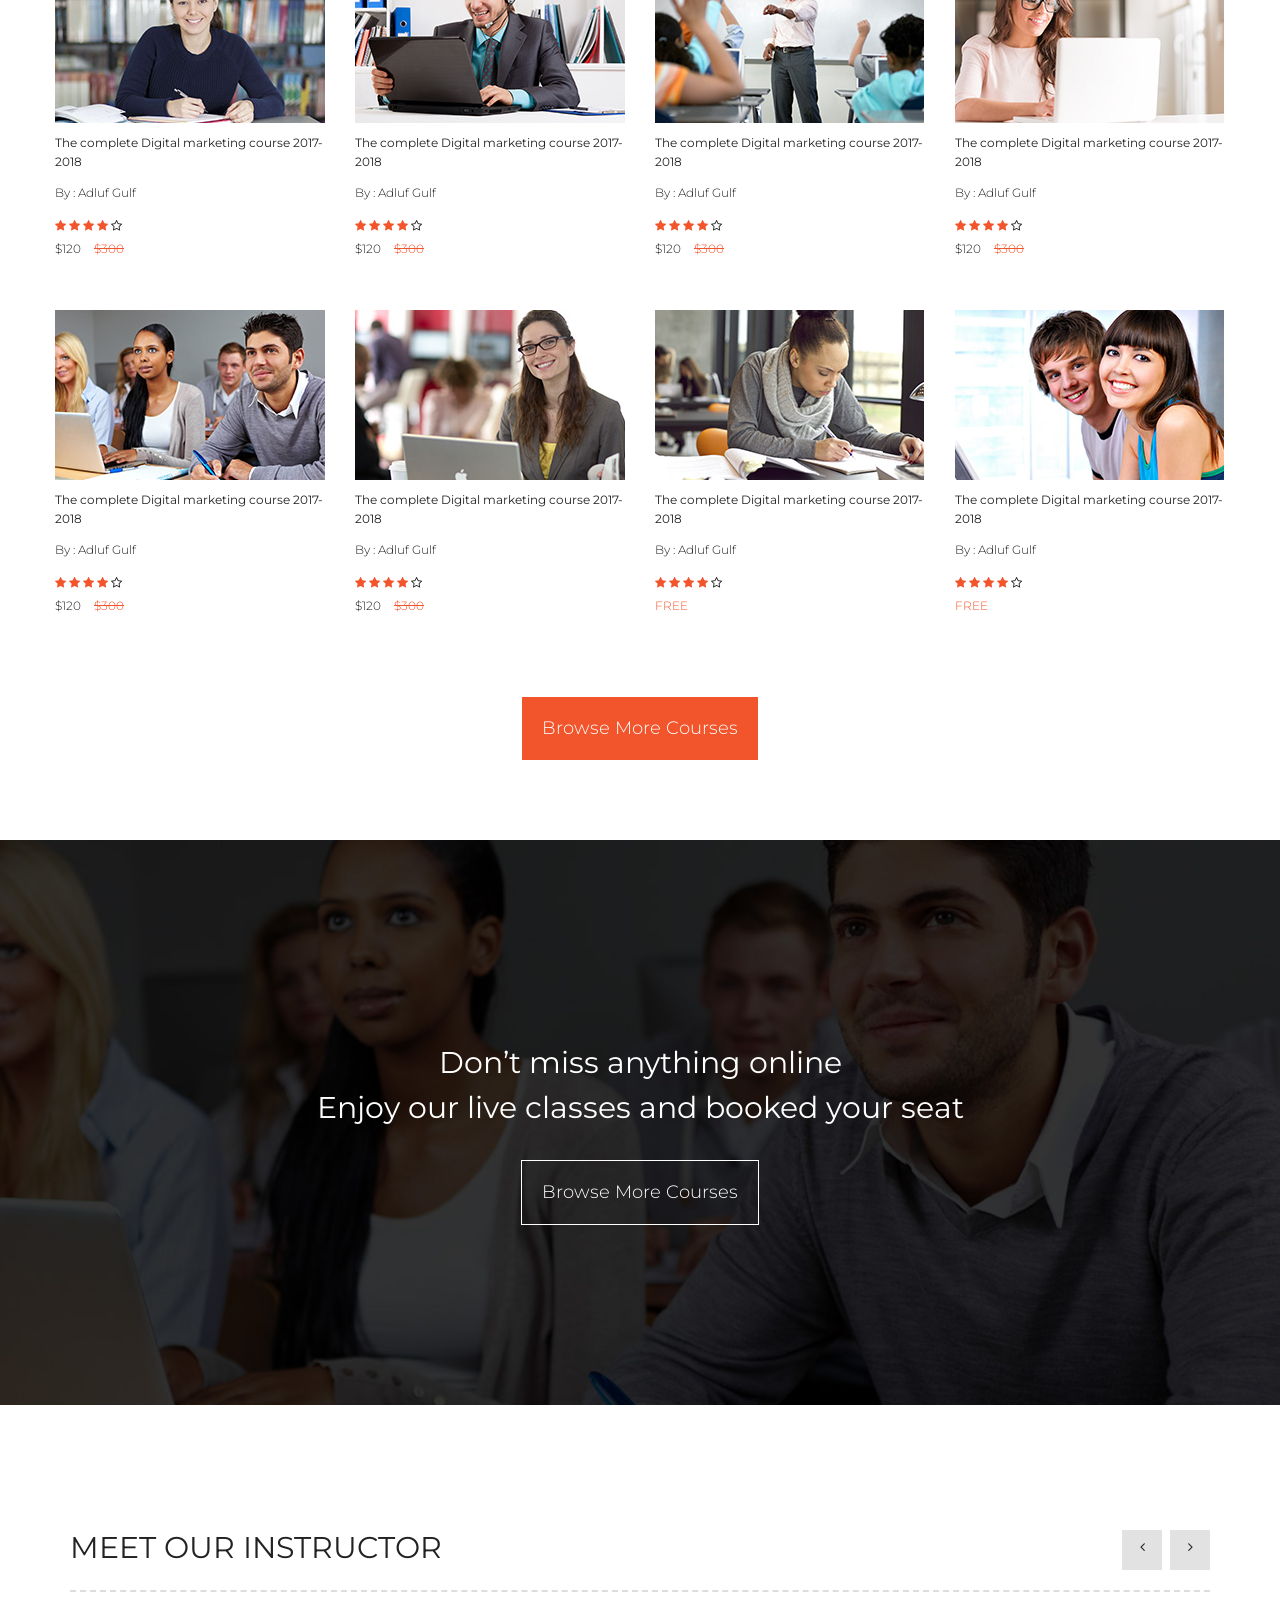
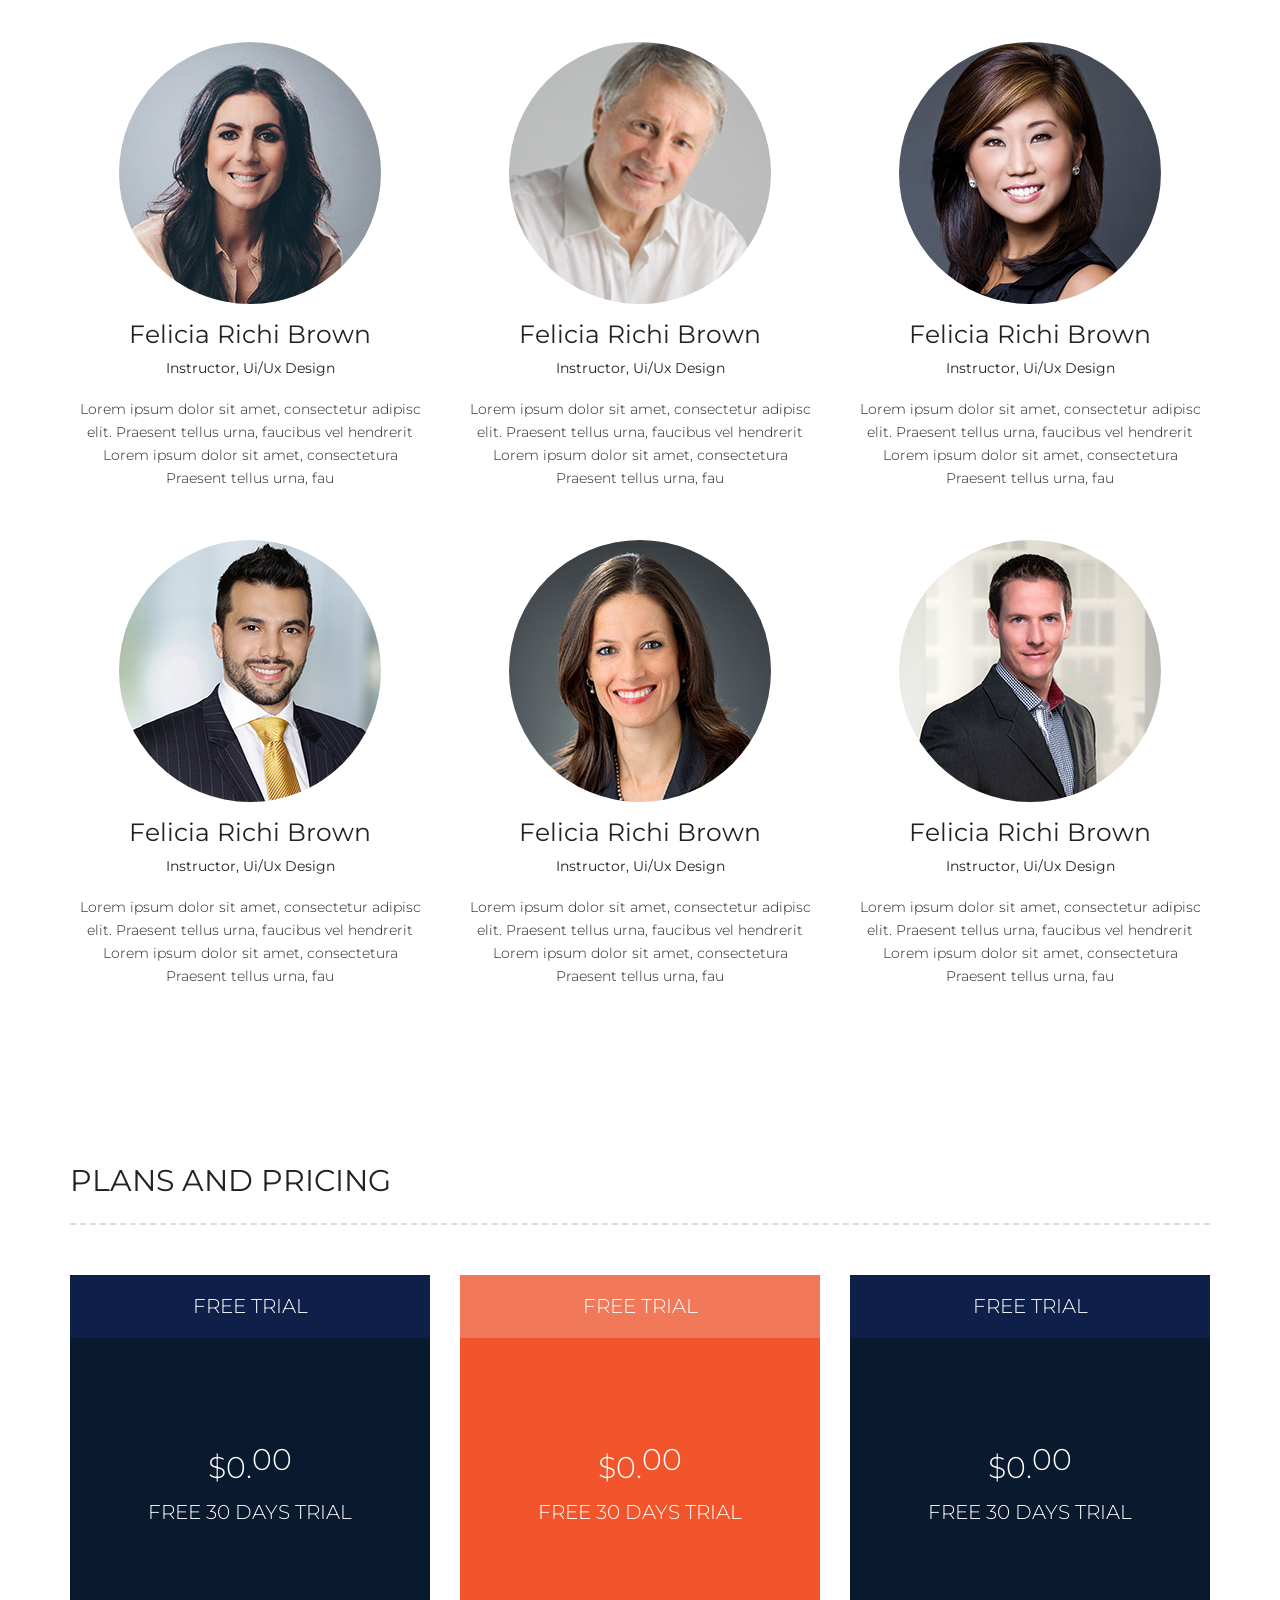
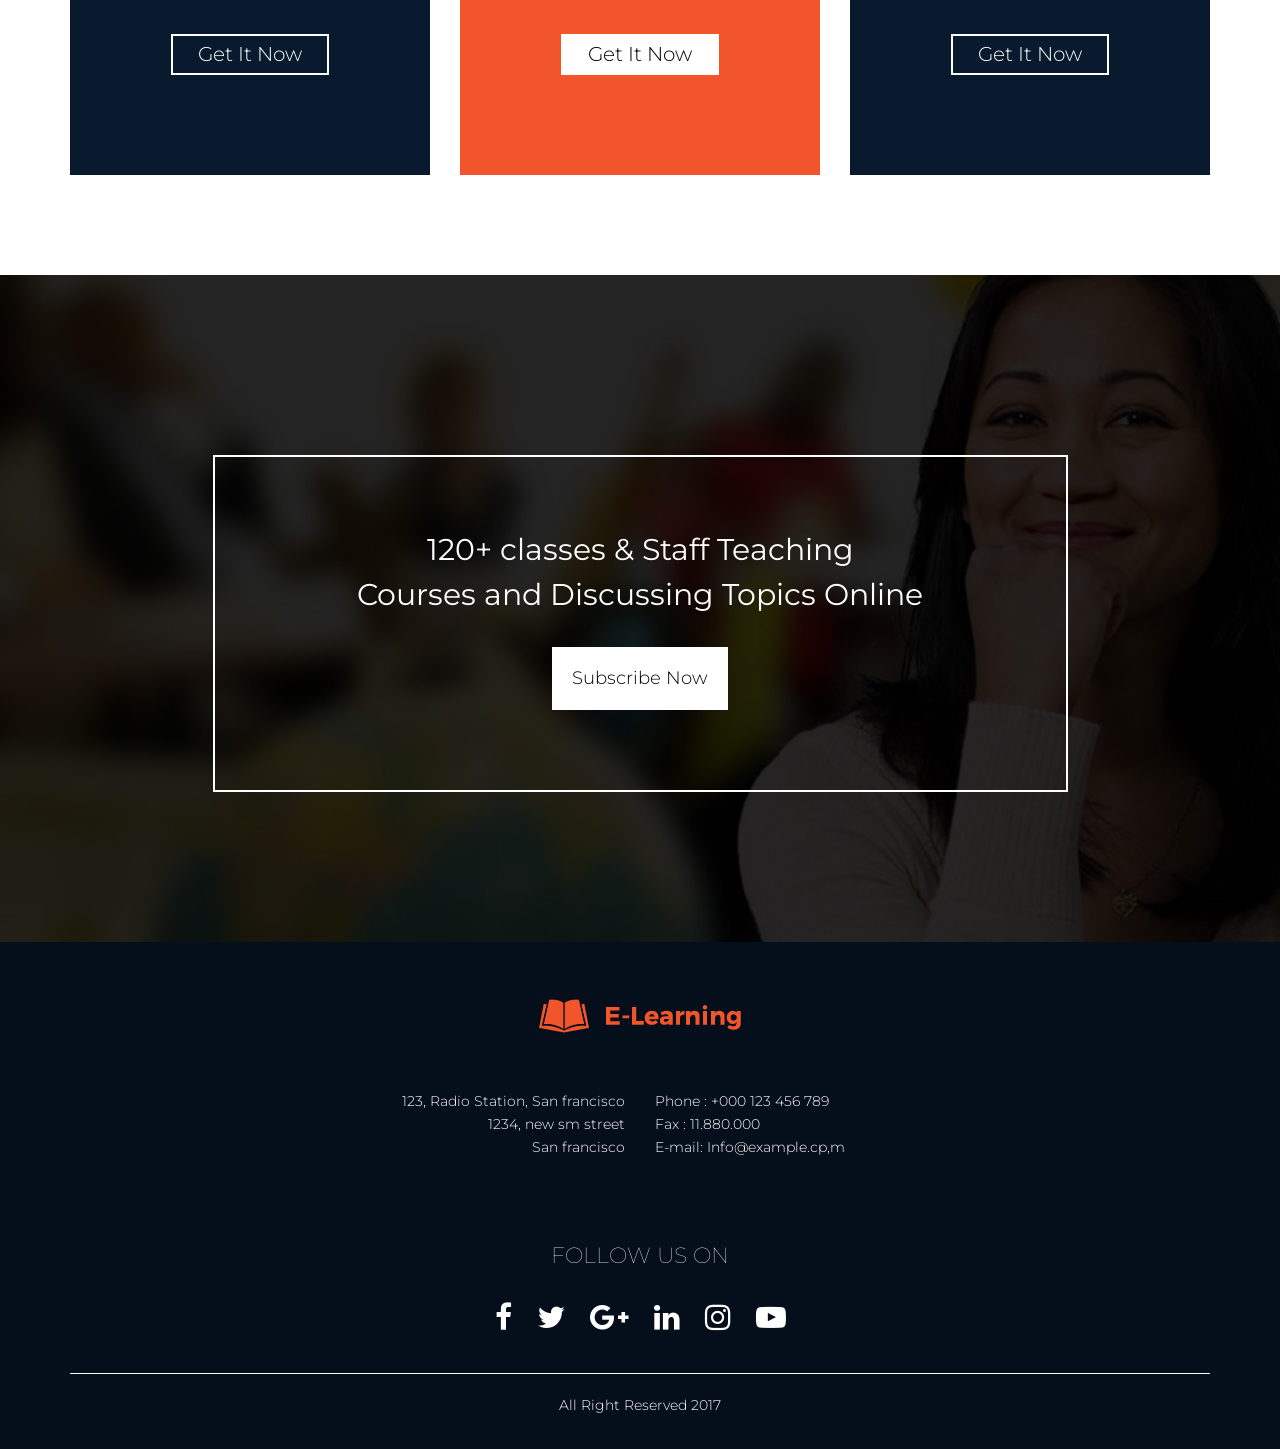
<file: resources/views/client/html/index.html>
<!DOCTYPE html>
<html lang="en">


<!-- Mirrored from zcube.in/elearning/ by HTTrack Website Copier/3.x [XR&CO'2014], Mon, 16 Apr 2018 15:58:02 GMT -->
<head>
	<meta charset="utf-8">
	<meta http-equiv="X-UA-Compatible" content="IE=edge">
	<meta name="viewport" content="width=device-width, initial-scale=1">
	<meta name="description" content="">
	<meta name="author" content="">
	<title>E-Learning Bootstrap Theme</title>
	<!-- Standard -->
	<link rel="shortcut icon" href="assets/img/ficon.png">
	<!-- Bootstrap Core CSS -->
	<link rel="stylesheet" href="assets/css/bootstrap.min.css" type="text/css">
	<!-- Dropdownhover CSS -->
	<link rel="stylesheet" href="assets/css/bootstrap-dropdownhover.min.css" type="text/css">
	<!-- fonts awesome -->
	<link rel="stylesheet" href="assets/font/css/font-awesome.min.css" type="text/css">
	<!-- Plugin CSS -->
	<link rel="stylesheet" href="assets/css/animate.min.css" type="text/css">
	<!-- Custom CSS -->
	<link rel="stylesheet" href="assets/css/style.css" type="text/css">
	<!-- Owl Carousel Assets -->
	<link href="assets/owl-carousel/owl.carousel.css" rel="stylesheet">
	<link href="assets/owl-carousel/owl.theme.css" rel="stylesheet">
	<!-- HTML5 Shim and Respond.js IE8 support of HTML5 elements and media queries -->
	<!-- WARNING: Respond.js doesn't work if you view the page via file:// -->
	<!--[if lt IE 9]>
      <script src="https://oss.maxcdn.com/libs/html5shiv/3.7.0/html5shiv.js"></script>
      <script src="https://oss.maxcdn.com/libs/respond.js/1.4.2/respond.min.js"></script>
      <![endif]-->
</head>

<body>
	<!-- Preloader -->
	<div id="preloader">
		<div id="loading">
		</div>
	</div>
	<header>
		<!-- top-menu -->
		<div class="top-menu">
			<!-- top-header -->
			<div class="top-header">
				<div class="container">
					<div class="row">
						<div class="col-xs-12 col-sm-6 col-md-6">
							<div class="phone dropdown">
								<a href="#" class="dropdown-toggle" data-toggle="dropdown" data-hover="dropdown"><i class="fa fa-globe" aria-hidden="true"></i> Language : English </a>
								 <ul class="dropdown-menu">
									 <li><a href="#">English</a></li>
									<li><a href="#">Aribce</a></li>
								</ul>
							</div>
						</div>
						<div class="col-xs-12 col-sm-6 col-md-6">
							<div class="social">
								<ul>
									<li><a href="login.html">Log In</a></li>
									<li>|</li>
									<li><a href="sign-up.html">Sign up</a></li>
									<li>|</li>
									<li><a href="register.html">Register</a></li>
								</ul>
							</div>
						</div>
					</div>
				</div>

			</div>
			<!-- /top-header -->
			<!-- mainNav -->
			<div id="mainNav" class="navbar-fixed-top">
				<div class="container">
					<div class="row">
						<nav class="navbar navbar-inverse navbar-default">

							<!-- Brand and toggle get grouped for better mobile display -->
							<div class="navbar-header">
								<button type="button" class="navbar-toggle collapsed" data-toggle="collapse" data-target="#bs-example-navbar-collapse-1">
									<span class="sr-only">Toggle navigation</span>
									<span class="icon-bar"></span>
									<span class="icon-bar"></span>
									<span class="icon-bar"></span>
								</button>
								<a class="navbar-brand" href="#"><img src="assets/img/logo.png" alt="logo"/></a>
							</div>
							<!-- Collect the nav links, forms, and other content for toggling -->
							<div class="collapse navbar-collapse navbar-right" id="bs-example-navbar-collapse-1" data-hover="dropdown" data-animations="fadeIn fadeInLeft fadeInUp fadeInRight">
								<ul class="nav navbar-nav">
									<li>
										<a href="index-2.html">Home</a>										
									</li>
									<li>
										<a href="about.html">About Us</a>										
									</li>
									<li class="dropdown">
										<a href="courses.html" class="dropdown-toggle" data-toggle="dropdown" role="button" aria-expanded="false">Courses</a>
										 <div class="dropdown-menu dropdownhover-bottom mega-menu" role="menu">
                                 <div class="col-sm-12 col-md-12">
                                    <ul>                                       
                                       <li><a href="courses.html">All Courses (150)</a></li>
                                       <li><a href="courses.html">UI/UX (12)</a></li>
                                       <li><a href="courses.html">CMS (42)</a></li>
                                       <li><a href="courses.html">Business (18)</a></li>
                                       <li><a href="courses.html">Marketing (20)</a></li>
                                       <li><a href="courses.html">Development (12)</a></li>
                                       <li><a href="courses.html">It & Software ( 15)</a></li>
                                    </ul>
                                    <ul>                                      
                                       <li><a href="courses.html">Seo ( 20)</a></li>
                                       <li><a href="courses.html">UI/UX (12)</a></li>
                                       <li><a href="courses.html">CMS (42)</a></li>
                                       <li><a href="courses.html">Business (18)</a></li>
                                       <li><a href="courses.html">Marketing (20)</a></li>
                                       <li><a href="courses.html">Development (12)</a></li>
                                       <li><a href="courses.html">It & Software ( 15)</a></li>
                                    </ul>
									 <ul>                                      
                                       <li><a href="courses.html">Seo ( 20)</a></li>
                                       <li><a href="courses.html">UI/UX (12)</a></li>
                                       <li><a href="courses.html">CMS (42)</a></li>
                                       <li><a href="courses.html">Business (18)</a></li>
                                       <li><a href="courses.html">Marketing (20)</a></li>
                                       <li><a href="courses.html">Development (12)</a></li>
                                       <li><a href="courses.html">It & Software ( 15)</a></li>
                                    </ul>
                                 </div>                                 
                              </div>
									</li>
									<li>
										<a href="teacher.html">Teacher</a>
									</li>
									<li>
										<a href="student-portfolio.html">Student Profile</a>										
									</li>
									<li>
										<a href="pricing.html"><span>Pricing</span></a>
									</li>
									<li>
										<a href="contact.html"><span>Contact</span></a>
									</li>
									<li>
										<a href="#"><i class="fa fa-search" aria-hidden="true"></i></a>
									</li>
								</ul>
								<!-- /.navbar-collapse -->
							</div>

						</nav>
					</div>
				</div>


			</div>
			<!-- /mainNav -->
		</div>
		<!-- /top-menu -->

		<div class="header-text">
			<div class="col-xs-12 col-sm-5 col-md-5">
			</div>
			<div class="header-bg col-xs-12 col-sm-7 col-md-7">
				<h1>DON’T HAVE SPACE ON CAMPUS? LET’S START ONLINE</h1>
				<p>Lorem ipsum dolor sit amet, consectetur adipiscing elit. Praesent tellus faucibus vel hendrerit sed, aliquet a est. Cras dapibus nisl non metus viverra, ac convallis eros viverra.Lorem ipsum dolor sit </p>
				<a href="#" class="header-btn">Find courses Now</a>
			</div>
		</div>

	</header>
	<section class="for-box">
		<!-- .for-box -->
		<div class="container">
			<div class="row">
				<div class="col-xs-12 col-sm-6 col-md-3 wow fadeInLeft  animated">
					<div class="clr1">
						<div class="for-box-crecl">
							<i class="fa fa-users" aria-hidden="true"></i>
						</div>
						<h2>
							Over 40 million<br/> Students
						</h2>
					</div>
				</div>
				<div class="col-xs-12 col-sm-6 col-md-3 wow fadeInLeft  animated">
					<div class="clr1">
						<div class="for-box-crecl">
							<i class="fa fa-bookmark" aria-hidden="true"></i>
						</div>
						<h2>
							More Than 20,000<br/>courses
						</h2>
					</div>
				</div>
				<div class="col-xs-12 col-sm-6 col-md-3 wow fadeInRight  animated">
					<div class="clr1">
						<div class="for-box-crecl">
							<i class="fa fa-phone" aria-hidden="true"></i>
						</div>
						<h2>
							Free contact<br/> anytime
						</h2>
					</div>
				</div>
				<div class="col-xs-12 col-sm-6 col-md-3 wow fadeInRight  animated">
					<div class="clr1">
						<div class="for-box-crecl">
							<i class="fa fa-line-chart" aria-hidden="true"></i>
						</div>
						<h2>
							Learn at your pace<br/>on any device
						</h2>
					</div>
				</div>
			</div>
		</div>
		<!-- /.for-box -->
	</section>

	<section class="viewed-courses">
		<!-- .viewed-courses -->
		<div class="container">
			<div class="row">
				<div class="tittle">
					<h2>Most Viewed Courses</h2>
				</div>
				<div class="row">
					<div class="col-xs-12 col-sm-3 col-md-3">
						<!-- .viewed-courses-box -->
						<div class="viewed-courses-box">
							<div class="viewed-courses-img">
								<img src="assets/img/courses-img1.jpg" alt="coureses-img1">
							</div>
							<div class="viewed-courses-text">
								<a href="classroom-presence.html">
									<h6>The complete Digital marketing course 2017-2018</h6>
								</a>
								<p>By : Adluf Gulf</p>
								<div class="star">
									<i class="fa fa-star" aria-hidden="true"></i>
									<i class="fa fa-star" aria-hidden="true"></i>
									<i class="fa fa-star" aria-hidden="true"></i>
									<i class="fa fa-star" aria-hidden="true"></i>
									<i class="fa fa-star-o" aria-hidden="true"></i>
								</div>
								<div class="price">
									$120 <span>$300</span>
								</div>
							</div>
						</div>
						<!-- /.viewed-courses-box -->
					</div>
					<div class="col-xs-12 col-sm-3 col-md-3">
						<!-- .viewed-courses-box -->
						<div class="viewed-courses-box">
							<div class="viewed-courses-img">
								<img src="assets/img/courses-img2.jpg" alt="coureses-img2">
							</div>
							<div class="viewed-courses-text">
								<a href="classroom-presence.html">
									<h6>The complete Digital marketing course 2017-2018</h6>
								</a>
								<p>By : Adluf Gulf</p>
								<div class="star">
									<i class="fa fa-star" aria-hidden="true"></i>
									<i class="fa fa-star" aria-hidden="true"></i>
									<i class="fa fa-star" aria-hidden="true"></i>
									<i class="fa fa-star" aria-hidden="true"></i>
									<i class="fa fa-star-o" aria-hidden="true"></i>
								</div>
								<div class="price">
									$120 <span>$300</span>
								</div>
							</div>
						</div>
						<!-- /.viewed-courses-box -->
					</div>
					<div class="col-xs-12 col-sm-3 col-md-3">
						<!-- .viewed-courses-box -->
						<div class="viewed-courses-box">
							<div class="viewed-courses-img">
								<img src="assets/img/courses-img3.jpg" alt="coureses-img3">
							</div>
							<div class="viewed-courses-text">
								<a href="classroom-presence.html">
									<h6>The complete Digital marketing course 2017-2018</h6>
								</a>
								<p>By : Adluf Gulf</p>
								<div class="star">
									<i class="fa fa-star" aria-hidden="true"></i>
									<i class="fa fa-star" aria-hidden="true"></i>
									<i class="fa fa-star" aria-hidden="true"></i>
									<i class="fa fa-star" aria-hidden="true"></i>
									<i class="fa fa-star-o" aria-hidden="true"></i>
								</div>
								<div class="price">
									$120 <span>$300</span>
								</div>
							</div>
						</div>
						<!-- /.viewed-courses-box -->
					</div>
					<div class="col-xs-12 col-sm-3 col-md-3">
						<!-- .viewed-courses-box -->
						<div class="viewed-courses-box">
							<div class="viewed-courses-img">
								<img src="assets/img/courses-img4.jpg" alt="coureses-img4">
							</div>
							<div class="viewed-courses-text">
								<a href="classroom-presence.html">
									<h6>The complete Digital marketing course 2017-2018</h6>
								</a>
								<p>By : Adluf Gulf</p>
								<div class="star">
									<i class="fa fa-star" aria-hidden="true"></i>
									<i class="fa fa-star" aria-hidden="true"></i>
									<i class="fa fa-star" aria-hidden="true"></i>
									<i class="fa fa-star" aria-hidden="true"></i>
									<i class="fa fa-star-o" aria-hidden="true"></i>
								</div>
								<div class="price">
									$120 <span>$300</span>
								</div>
							</div>
						</div>
						<!-- /.viewed-courses-box -->
					</div>
					<div class="col-xs-12 col-sm-3 col-md-3">
						<!-- .viewed-courses-box -->
						<div class="viewed-courses-box">
							<div class="viewed-courses-img">
								<img src="assets/img/courses-img5.jpg" alt="coureses-img5">
							</div>
							<div class="viewed-courses-text">
								<a href="classroom-presence.html">
									<h6>The complete Digital marketing course 2017-2018</h6>
								</a>
								<p>By : Adluf Gulf</p>
								<div class="star">
									<i class="fa fa-star" aria-hidden="true"></i>
									<i class="fa fa-star" aria-hidden="true"></i>
									<i class="fa fa-star" aria-hidden="true"></i>
									<i class="fa fa-star" aria-hidden="true"></i>
									<i class="fa fa-star-o" aria-hidden="true"></i>
								</div>
								<div class="price">
									$120 <span>$300</span>
								</div>
							</div>
						</div>
						<!-- /.viewed-courses-box -->
					</div>
					<div class="col-xs-12 col-sm-3 col-md-3">
						<!-- .viewed-courses-box -->
						<div class="viewed-courses-box">
							<div class="viewed-courses-img">
								<img src="assets/img/courses-img6.jpg" alt="coureses-img6">
							</div>
							<div class="viewed-courses-text">
								<a href="classroom-presence.html">
									<h6>The complete Digital marketing course 2017-2018</h6>
								</a>
								<p>By : Adluf Gulf</p>
								<div class="star">
									<i class="fa fa-star" aria-hidden="true"></i>
									<i class="fa fa-star" aria-hidden="true"></i>
									<i class="fa fa-star" aria-hidden="true"></i>
									<i class="fa fa-star" aria-hidden="true"></i>
									<i class="fa fa-star-o" aria-hidden="true"></i>
								</div>
								<div class="price">
									$120 <span>$300</span>
								</div>
							</div>
						</div>
						<!-- /.viewed-courses-box -->
					</div>
					<div class="col-xs-12 col-sm-3 col-md-3">
						<!-- .viewed-courses-box -->
						<div class="viewed-courses-box">
							<div class="viewed-courses-img">
								<img src="assets/img/courses-img7.jpg" alt="coureses-img7">
							</div>
							<div class="viewed-courses-text">
								<a href="classroom-presence.html">
									<h6>The complete Digital marketing course 2017-2018</h6>
								</a>
								<p>By : Adluf Gulf</p>
								<div class="star">
									<i class="fa fa-star" aria-hidden="true"></i>
									<i class="fa fa-star" aria-hidden="true"></i>
									<i class="fa fa-star" aria-hidden="true"></i>
									<i class="fa fa-star" aria-hidden="true"></i>
									<i class="fa fa-star-o" aria-hidden="true"></i>
								</div>
								<div class="free">
									FREE
								</div>
							</div>
						</div>
						<!-- /.viewed-courses-box -->
					</div>
					<div class="col-xs-12 col-sm-3 col-md-3">
						<!-- .viewed-courses-box -->
						<div class="viewed-courses-box">
							<div class="viewed-courses-img">
								<img src="assets/img/courses-img8.jpg" alt="coureses-img8">
							</div>
							<div class="viewed-courses-text">
								<a href="classroom-presence.html">
									<h6>The complete Digital marketing course 2017-2018</h6>
								</a>
								<p>By : Adluf Gulf</p>
								<div class="star">
									<i class="fa fa-star" aria-hidden="true"></i>
									<i class="fa fa-star" aria-hidden="true"></i>
									<i class="fa fa-star" aria-hidden="true"></i>
									<i class="fa fa-star" aria-hidden="true"></i>
									<i class="fa fa-star-o" aria-hidden="true"></i>
								</div>
								<div class="free">
									FREE
								</div>
							</div>
						</div>
						<!-- /.viewed-courses-box -->
					</div>
					<div class="col-md-12">
						<a href="#" class="button">Browse More Courses</a>
					</div>
				</div>
			</div>
		</div>
		<!-- /.viewed-courses -->
	</section>

	<section class="px-bg">
		<div class="container">
			<div class="row">
				<div class="col-md-12">
					<h2>Don’t miss anything online<br/> Enjoy our live classes and booked your seat</h2>
					<a href="#" class="button">Browse More Courses</a>
				</div>
			</div>
		</div>
	</section>

	<section class="instructor-container">
		<!-- .instructor-container -->
		<div class="container">
			<div class="tittle">
				<h2>
					MEET OUR INSTRUCTOR
					<span class="customNavigation">
						<a class="btn prev"><i class="fa fa-angle-left" aria-hidden="true"></i></a>
						<a class="btn next"><i class="fa fa-angle-right" aria-hidden="true"></i></a>
					</span>
				</h2>
			</div>
			<div class="row">
				<div class="owl-demo-outer">
					<!-- #owl-demo -->
					<div id="owl-demo" class="owl-carousel owl-theme">
						<div class="item">
							<div class="col-xs-12 col-sm-4 col-md-4">
								<!-- .instructor -->
								<div class="instructor">
									<div class="instructor-img">
										<img src="assets/img/instructor-img1.jpg" alt="instructor-img1" />
									</div>
									<h4>
										<a href="#">
									  	Felicia Richi Brown<br/>
									  	<span>Instructor, Ui/Ux Design</span>
									  </a>
									</h4>
									<p>
										Lorem ipsum dolor sit amet, consectetur adipisc elit. Praesent tellus urna, faucibus vel hendrerit Lorem ipsum dolor sit amet, consectetura Praesent tellus urna, fau
									</p>
								</div>
								<!-- /.instructor -->
							</div>
							<div class="col-xs-12 col-sm-4 col-md-4">
								<!-- .instructor -->
								<div class="instructor">
									<div class="instructor-img">
										<img src="assets/img/instructor-img2.jpg" alt="instructor-img1" />
									</div>
									<h4>
										<a href="#">
									  	Felicia Richi Brown<br/>
									  	<span>Instructor, Ui/Ux Design</span>
									  </a>
									</h4>
									<p>
										Lorem ipsum dolor sit amet, consectetur adipisc elit. Praesent tellus urna, faucibus vel hendrerit Lorem ipsum dolor sit amet, consectetura Praesent tellus urna, fau
									</p>
								</div>
								<!-- /.instructor -->
							</div>
							<div class="col-xs-12 col-sm-4 col-md-4">
								<!-- .instructor -->
								<div class="instructor">
									<div class="instructor-img">
										<img src="assets/img/instructor-img3.jpg" alt="instructor-img1" />
									</div>
									<h4>
										<a href="#">
									  	Felicia Richi Brown<br/>
									  	<span>Instructor, Ui/Ux Design</span>
									  </a>
									</h4>
									<p>
										Lorem ipsum dolor sit amet, consectetur adipisc elit. Praesent tellus urna, faucibus vel hendrerit Lorem ipsum dolor sit amet, consectetura Praesent tellus urna, fau
									</p>
								</div>
								<!-- /.instructor -->
							</div>
							<div class="col-xs-12 col-sm-4 col-md-4">
								<!-- .instructor -->
								<div class="instructor">
									<div class="instructor-img">
										<img src="assets/img/instructor-img4.jpg" alt="instructor-img1" />
									</div>
									<h4>
										<a href="#">
									  	Felicia Richi Brown<br/>
									  	<span>Instructor, Ui/Ux Design</span>
									  </a>
									</h4>
									<p>
										Lorem ipsum dolor sit amet, consectetur adipisc elit. Praesent tellus urna, faucibus vel hendrerit Lorem ipsum dolor sit amet, consectetura Praesent tellus urna, fau
									</p>
								</div>
								<!-- /.instructor -->
							</div>
							<div class="col-xs-12 col-sm-4 col-md-4">
								<!-- .instructor -->
								<div class="instructor">
									<div class="instructor-img">
										<img src="assets/img/instructor-img5.jpg" alt="instructor-img1" />
									</div>
									<h4>
										<a href="#">
									  	Felicia Richi Brown<br/>
									  	<span>Instructor, Ui/Ux Design</span>
									  </a>
									</h4>
									<p>
										Lorem ipsum dolor sit amet, consectetur adipisc elit. Praesent tellus urna, faucibus vel hendrerit Lorem ipsum dolor sit amet, consectetura Praesent tellus urna, fau
									</p>
								</div>
								<!-- /.instructor -->
							</div>
							<div class="col-xs-12 col-sm-4 col-md-4">
								<!-- .instructor -->
								<div class="instructor">
									<div class="instructor-img">
										<img src="assets/img/instructor-img6.jpg" alt="instructor-img1" />
									</div>
									<h4>
										<a href="#">
									  	Felicia Richi Brown<br/>
									  	<span>Instructor, Ui/Ux Design</span>
									  </a>
									</h4>
									<p>
										Lorem ipsum dolor sit amet, consectetur adipisc elit. Praesent tellus urna, faucibus vel hendrerit Lorem ipsum dolor sit amet, consectetura Praesent tellus urna, fau
									</p>
								</div>
								<!-- /.instructor -->
							</div>
						</div>
						<div class="item">
							<div class="col-xs-12 col-sm-4 col-md-4">
								<!-- .instructor -->
								<div class="instructor">
									<div class="instructor-img">
										<img src="assets/img/instructor-img1.jpg" alt="instructor-img1" />
									</div>
									<h4>
										<a href="#">
									  	Felicia Richi Brown<br/>
									  	<span>Instructor, Ui/Ux Design</span>
									  </a>
									</h4>
									<p>
										Lorem ipsum dolor sit amet, consectetur adipisc elit. Praesent tellus urna, faucibus vel hendrerit Lorem ipsum dolor sit amet, consectetura Praesent tellus urna, fau
									</p>
								</div>
								<!-- /.instructor -->
							</div>
							<div class="col-xs-12 col-sm-4 col-md-4">
								<!-- .instructor -->
								<div class="instructor">
									<div class="instructor-img">
										<img src="assets/img/instructor-img2.jpg" alt="instructor-img1" />
									</div>
									<h4>
										<a href="#">
									  	Felicia Richi Brown<br/>
									  	<span>Instructor, Ui/Ux Design</span>
									  </a>
									</h4>
									<p>
										Lorem ipsum dolor sit amet, consectetur adipisc elit. Praesent tellus urna, faucibus vel hendrerit Lorem ipsum dolor sit amet, consectetura Praesent tellus urna, fau
									</p>
								</div>
								<!-- /.instructor -->
							</div>
							<div class="col-xs-12 col-sm-4 col-md-4">
								<!-- .instructor -->
								<div class="instructor">
									<div class="instructor-img">
										<img src="assets/img/instructor-img3.jpg" alt="instructor-img1" />
									</div>
									<h4>
										<a href="#">
									  	Felicia Richi Brown<br/>
									  	<span>Instructor, Ui/Ux Design</span>
									  </a>
									</h4>
									<p>
										Lorem ipsum dolor sit amet, consectetur adipisc elit. Praesent tellus urna, faucibus vel hendrerit Lorem ipsum dolor sit amet, consectetura Praesent tellus urna, fau
									</p>
								</div>
								<!-- /.instructor -->
							</div>
							<div class="col-xs-12 col-sm-4 col-md-4">
								<!-- .instructor -->
								<div class="instructor">
									<div class="instructor-img">
										<img src="assets/img/instructor-img4.jpg" alt="instructor-img1" />
									</div>
									<h4>
										<a href="#">
									  	Felicia Richi Brown<br/>
									  	<span>Instructor, Ui/Ux Design</span>
									  </a>
									</h4>
									<p>
										Lorem ipsum dolor sit amet, consectetur adipisc elit. Praesent tellus urna, faucibus vel hendrerit Lorem ipsum dolor sit amet, consectetura Praesent tellus urna, fau
									</p>
								</div>
								<!-- /.instructor -->
							</div>
							<div class="col-xs-12 col-sm-4 col-md-4">
								<!-- .instructor -->
								<div class="instructor">
									<div class="instructor-img">
										<img src="assets/img/instructor-img5.jpg" alt="instructor-img1" />
									</div>
									<h4>
										<a href="#">
									  	Felicia Richi Brown<br/>
									  	<span>Instructor, Ui/Ux Design</span>
									  </a>
									</h4>
									<p>
										Lorem ipsum dolor sit amet, consectetur adipisc elit. Praesent tellus urna, faucibus vel hendrerit Lorem ipsum dolor sit amet, consectetura Praesent tellus urna, fau
									</p>
								</div>
								<!-- /.instructor -->
							</div>
							<div class="col-xs-12 col-sm-4 col-md-4">
								<!-- .instructor -->
								<div class="instructor">
									<div class="instructor-img">
										<img src="assets/img/instructor-img6.jpg" alt="instructor-img1" />
									</div>
									<h4>
										<a href="#">
									  	Felicia Richi Brown<br/>
									  	<span>Instructor, Ui/Ux Design</span>
									  </a>
									</h4>
									<p>
										Lorem ipsum dolor sit amet, consectetur adipisc elit. Praesent tellus urna, faucibus vel hendrerit Lorem ipsum dolor sit amet, consectetura Praesent tellus urna, fau
									</p>
								</div>
								<!-- /.instructor -->
							</div>
						</div>

						<!-- /#owl-demo -->
					</div>
				</div>
			</div>
		</div>
		<!-- /.instructor-container -->
	</section>

	<section class="price-container">
		<!-- .price-container -->
		<div class="container">
			<div class="tittle">
				<h2>PLANS AND PRICING</h2>
			</div>
			<div class="row">
				<div class="col-xs-12 col-sm-4 col-md-4">
					<!-- .price-box -->
					<div class="price-box">
						<div class="price-tittle">
							FREE TRIAL
						</div>
						<div class="price-text">
							<div class="price-no">
								<sub>$0.</sub>00
							</div>
							<p>FREE 30 DAYS TRIAL</p>
							<a href="payment.html">Get It Now</a>
						</div>
					</div>
					<!-- .price-box -->
				</div>
				<div class="col-xs-12 col-sm-4 col-md-4">
					<!-- .price-box -->
					<div class="price-box active">
						<div class="price-tittle">
							FREE TRIAL
						</div>
						<div class="price-text">
							<div class="price-no">
								<sub>$0.</sub>00
							</div>
							<p>FREE 30 DAYS TRIAL</p>
							<a href="payment.html">Get It Now</a>
						</div>
					</div>
					<!-- .price-box -->
				</div>
				<div class="col-xs-12 col-sm-4 col-md-4">
					<!-- .price-box -->
					<div class="price-box">
						<div class="price-tittle">
							FREE TRIAL
						</div>
						<div class="price-text">
							<div class="price-no">
								<sub>$0.</sub>00
							</div>
							<p>FREE 30 DAYS TRIAL</p>
							<a href="payment.html">Get It Now</a>
						</div>
					</div>
					<!-- .price-box -->
				</div>
			</div>
		</div>
		<!-- /.price-container -->
	</section>

	<section class="px-bg2">
		<!-- .Subscribe -->
		<div class="container">
			<div class="row">
				<div class="col-md-12">
					<div class="subscribe">
						<h2>120+ classes & Staff Teaching<br/>Courses and Discussing Topics Online</h2>
						<a href="#" class="button">Subscribe Now</a>
					</div>
				</div>
			</div>
		</div>
		<!-- /.Subscribe -->
	</section>


	<!-- START FOOTER SECTION -->
	<footer>
		<div class="container">
			<div class="row">
				<div class="col-md-12">
					<div class="flog"><img src="assets/img/logo.png" alt="f-logo" /></div>
				</div>
				<div class="col-12-12 col-sm-6 col-md-6">
					<span class="address">123, Radio Station, San francisco<br>
					 1234, new sm street<br>
					 San francisco</span>
				</div>
				<div class="col-12-12 col-sm-6 col-md-6">
					<span class="phone">Phone : +000 123 456 789<br>
						Fax : 11.880.000<br>
						E-mail: Info@example.cp,m</span>
				</div>
				<div class="col-md-12">
					<div class="f-sicon">
						<h2>FOLLOW US ON</h2>
                     <ul>
                        <li><a href="#"><i class="fa fa-facebook" aria-hidden="true"></i></a></li>
                        <li><a href="#"><i class="fa fa-twitter" aria-hidden="true"></i></a></li>
                        <li><a href="#"><i class="fa fa-google-plus" aria-hidden="true"></i></a></li>
                        <li><a href="#"><i class="fa fa-linkedin" aria-hidden="true"></i></a></li>
                        <li><a href="#"><i class="fa fa-instagram" aria-hidden="true"></i></a></li>
                         <li><a href="#"><i class="fa fa-youtube-play" aria-hidden="true"></i></a></li>
                     </ul>
                  </div>
					<div class="copyright">
						All Right Reserved 2017
					</div>
				</div>
			</div>
		</div>
	</footer>
	<!-- jQuery -->
	<script src="assets/js/jquery.js"></script>
	<!-- Bootstrap Core JavaScript -->
	<script src="assets/js/bootstrap.min.js"></script>
	<script src="assets/js/bootstrap-dropdownhover.min.js"></script>
	<!-- Plugin JavaScript -->
	<script src="assets/js/jquery.easing.min.js"></script>
	<script src="assets/js/jquery.fittext.js"></script>
	<script src="assets/js/wow.min.js"></script>
	<script src="assets/js/modernizr.html"></script>
	<!-- Modernizr -->
	<script src="assets/js/main.html"></script>
	<!-- Resource jQuery -->
	<!--  countTo JavaScript  -->
	<script type="text/javascript" src="assets/js/jquery.countTo.js"></script>
	<!-- owl carousel -->
	<script src="assets/owl-carousel/owl.carousel.js"></script>
	<!--  Custom Theme JavaScript  -->
	<script src="assets/js/custom.js"></script>
</body>


<!-- Mirrored from zcube.in/elearning/ by HTTrack Website Copier/3.x [XR&CO'2014], Mon, 16 Apr 2018 15:58:29 GMT -->
</html>
</file>
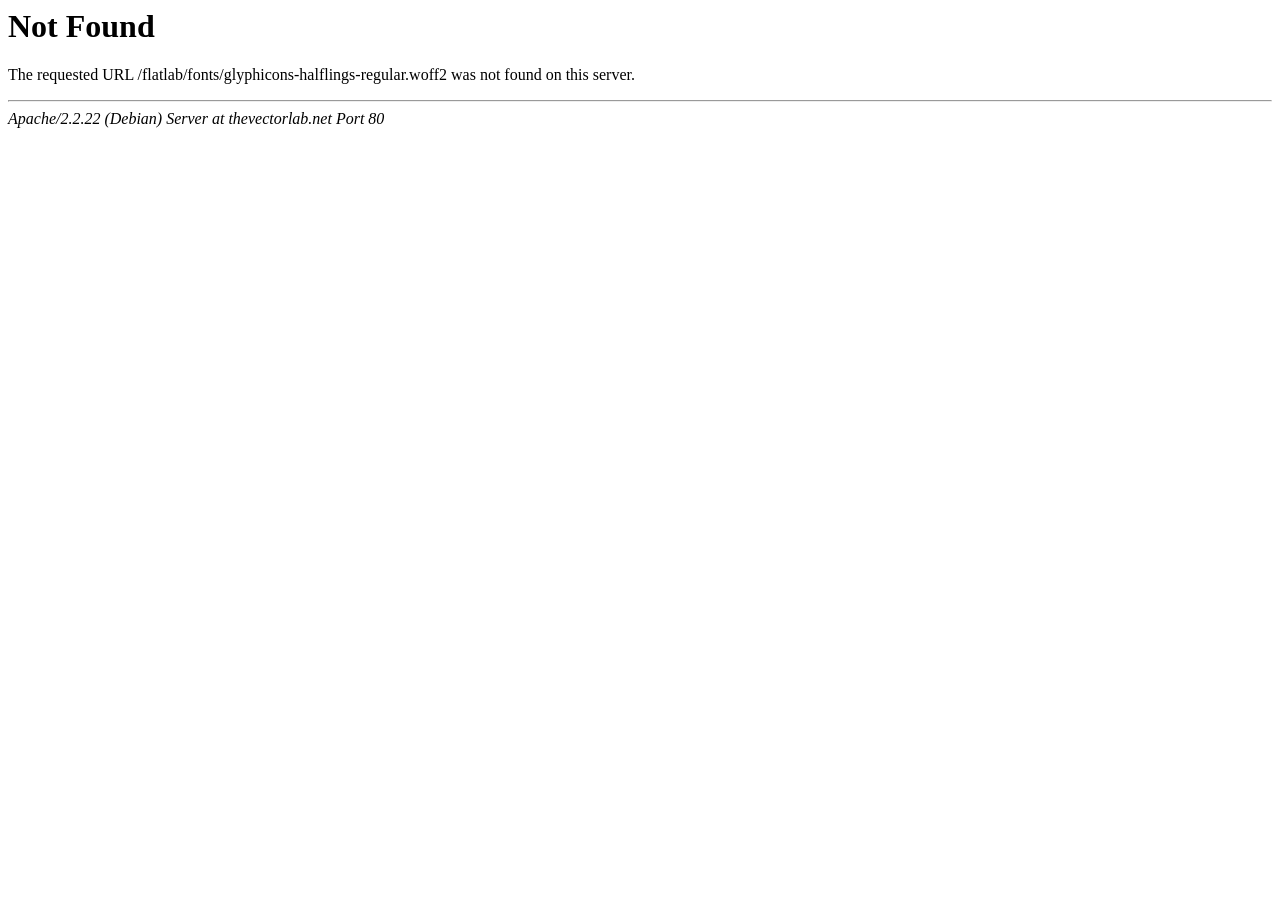
<file: public/assets/admin/fonts/glyphicons-halflings-regular.html>
<!DOCTYPE HTML PUBLIC "-//IETF//DTD HTML 2.0//EN">
<html><head>
<title>404 Not Found</title>
</head><body>
<h1>Not Found</h1>
<p>The requested URL /flatlab/fonts/glyphicons-halflings-regular.woff2 was not found on this server.</p>
<hr>
<address>Apache/2.2.22 (Debian) Server at thevectorlab.net Port 80</address>
</body></html>
</file>
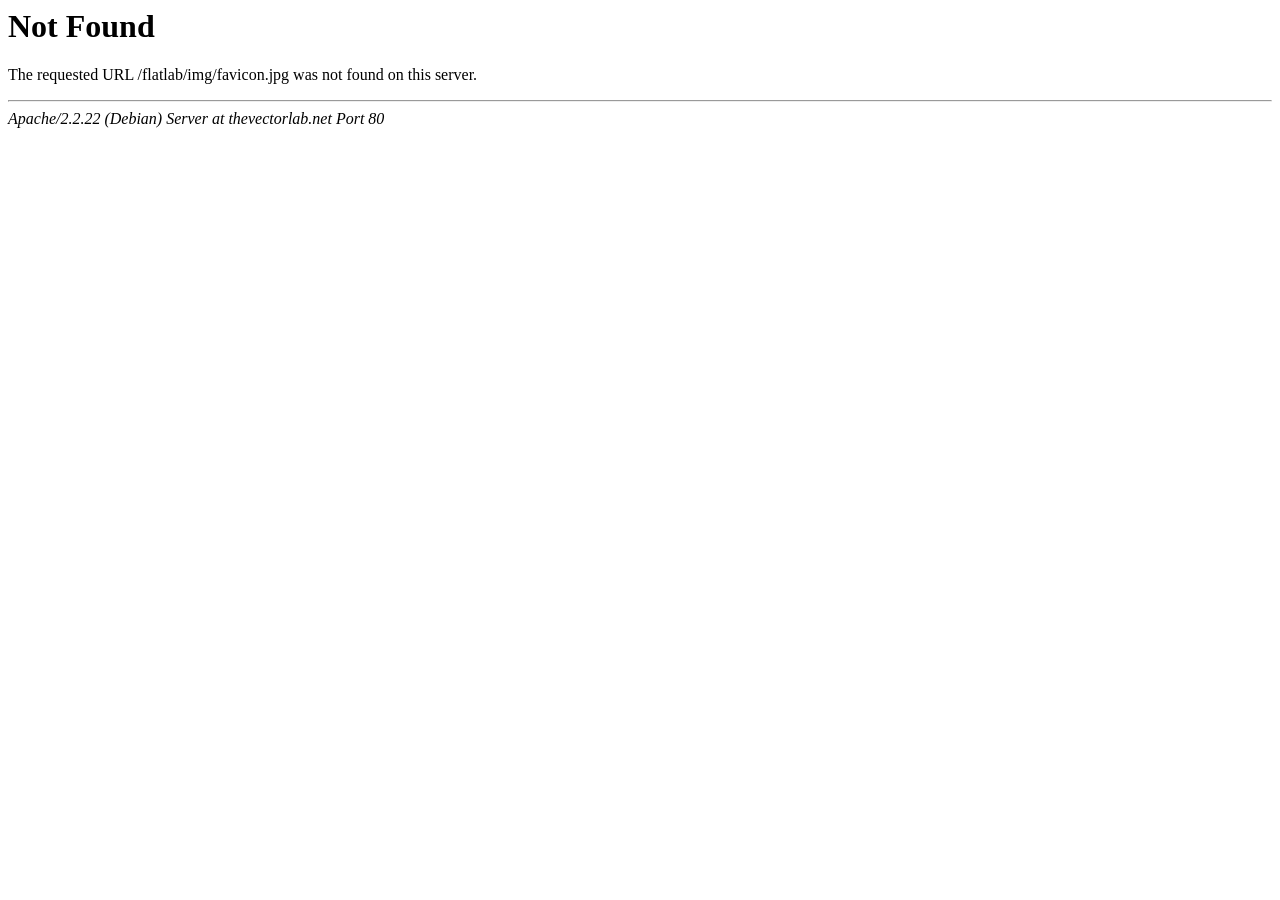
<file: public/assets/admin/img/favicon-2.html>
<!DOCTYPE HTML PUBLIC "-//IETF//DTD HTML 2.0//EN">
<html><head>
<title>404 Not Found</title>
</head><body>
<h1>Not Found</h1>
<p>The requested URL /flatlab/img/favicon.jpg was not found on this server.</p>
<hr>
<address>Apache/2.2.22 (Debian) Server at thevectorlab.net Port 80</address>
</body></html>
</file>
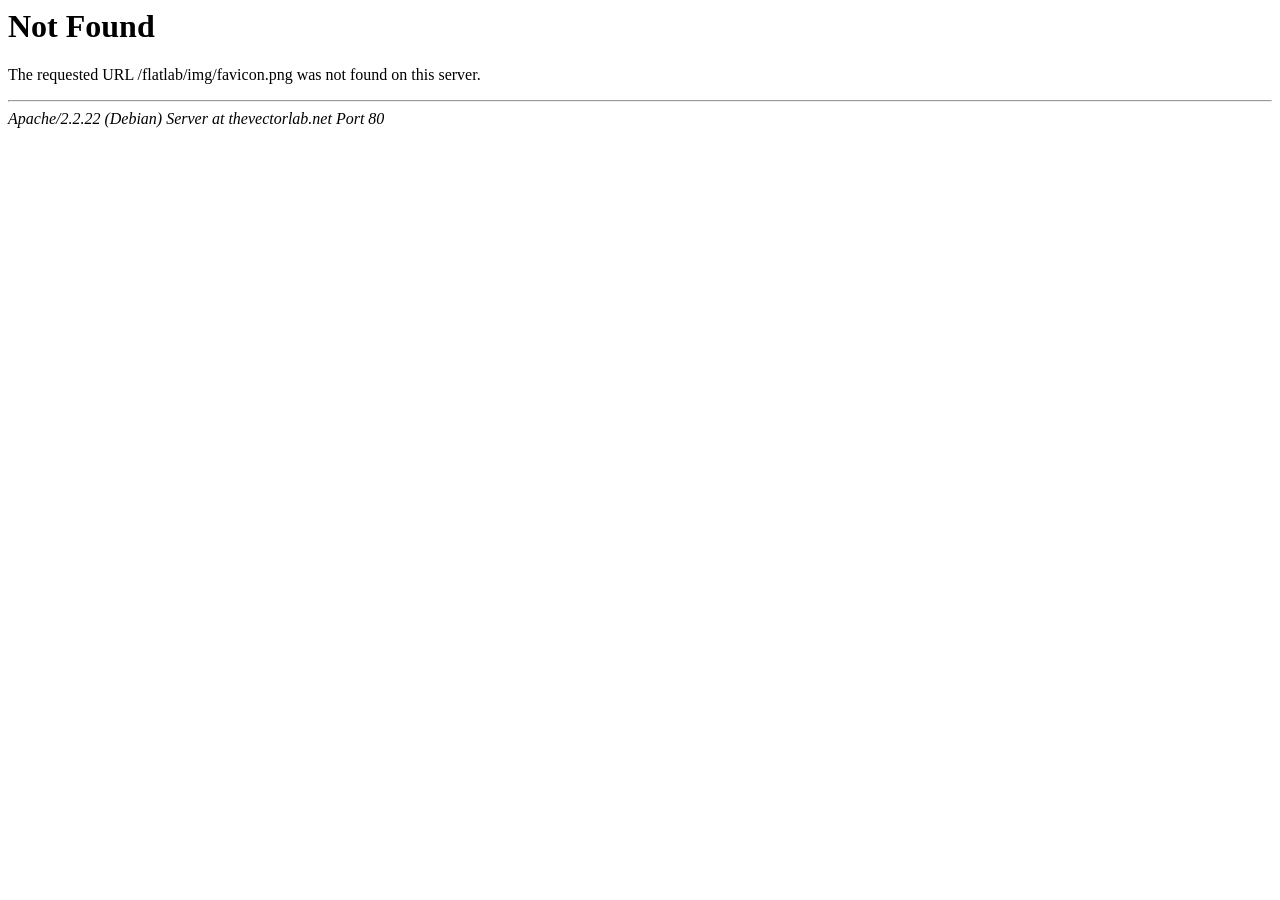
<file: public/assets/admin/img/favicon.html>
<!DOCTYPE HTML PUBLIC "-//IETF//DTD HTML 2.0//EN">
<html><head>
<title>404 Not Found</title>
</head><body>
<h1>Not Found</h1>
<p>The requested URL /flatlab/img/favicon.png was not found on this server.</p>
<hr>
<address>Apache/2.2.22 (Debian) Server at thevectorlab.net Port 80</address>
</body></html>
</file>
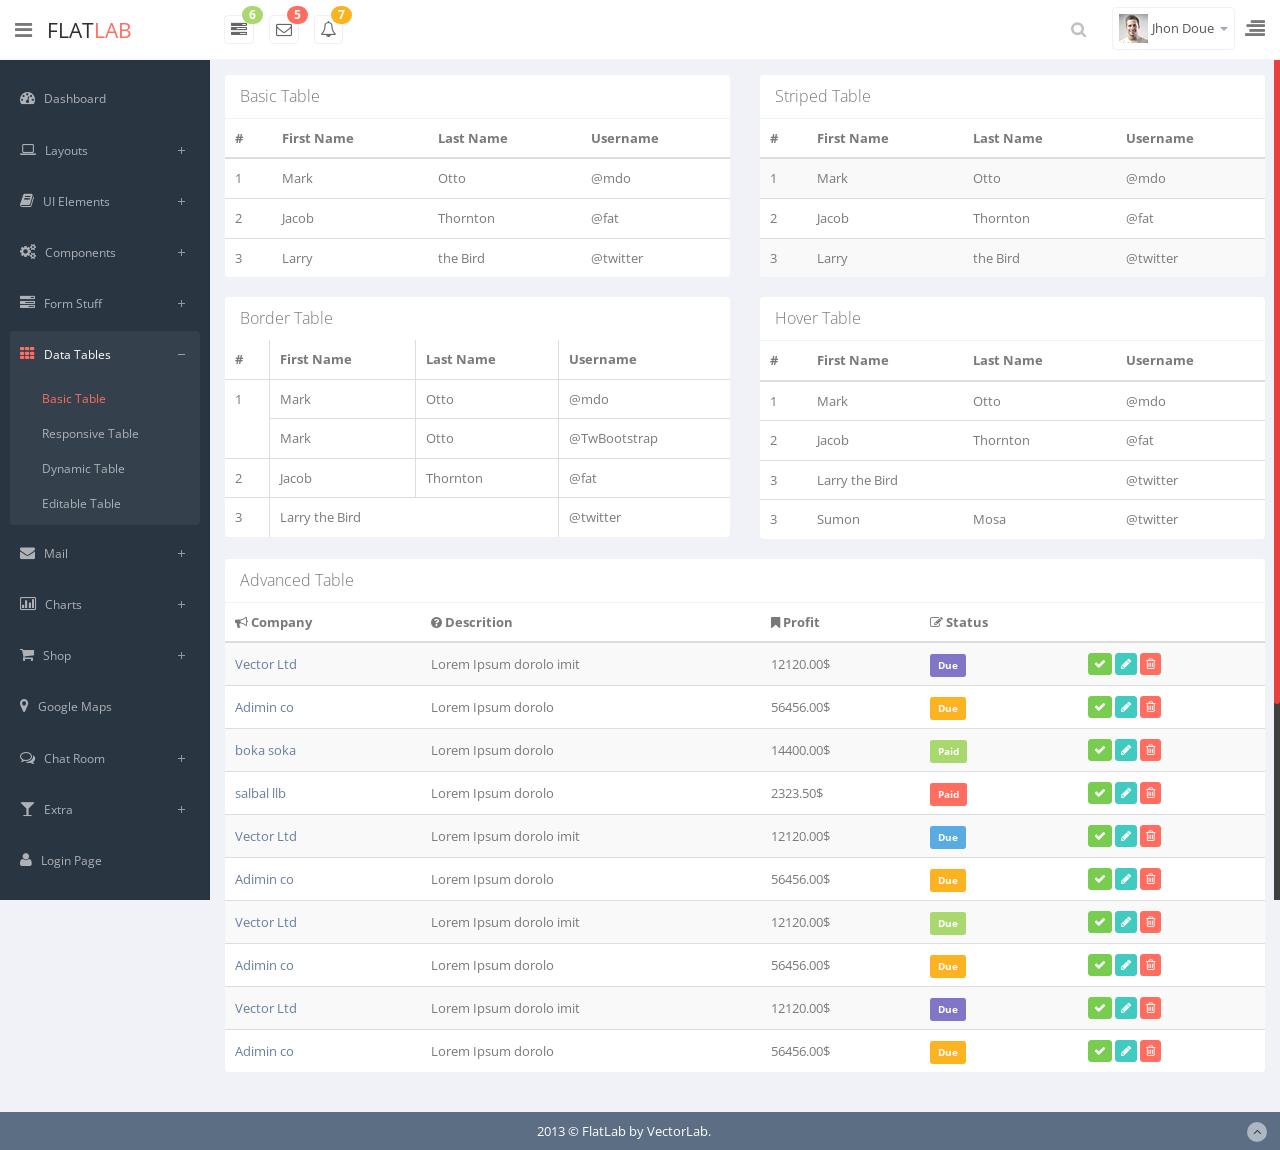
<file: resources/views/admin/html/basic_table.html>
<!DOCTYPE html>
<html lang="en">
  
<!-- Mirrored from thevectorlab.net/flatlab/basic_table.html by HTTrack Website Copier/3.x [XR&CO'2014], Fri, 14 Aug 2015 03:46:23 GMT -->
<head>
    <meta charset="utf-8">
    <meta name="viewport" content="width=device-width, initial-scale=1.0">
    <meta name="description" content="">
    <meta name="author" content="Mosaddek">
    <meta name="keyword" content="FlatLab, Dashboard, Bootstrap, Admin, Template, Theme, Responsive, Fluid, Retina">
    <link rel="shortcut icon" href="img/favicon.html">

    <title>Basic Table</title>

    <!-- Bootstrap core CSS -->
    <link href="css/bootstrap.min.css" rel="stylesheet">
    <link href="css/bootstrap-reset.css" rel="stylesheet">
    <!--external css-->
    <link href="assets/font-awesome/css/font-awesome.css" rel="stylesheet" />
      <!--right slidebar-->
      <link href="css/slidebars.css" rel="stylesheet">
    <!-- Custom styles for this template -->
    <link href="css/style.css" rel="stylesheet">
    <link href="css/style-responsive.css" rel="stylesheet" />

    <!-- HTML5 shim and Respond.js IE8 support of HTML5 tooltipss and media queries -->
    <!--[if lt IE 9]>
      <script src="js/html5shiv.js"></script>
      <script src="js/respond.min.js"></script>
    <![endif]-->
  </head>

  <body>

  <section id="container" class="">
      <!--header start-->
      <header class="header white-bg">
          <div class="sidebar-toggle-box">
              <div data-original-title="Toggle Navigation" data-placement="right" class="fa fa-bars tooltips"></div>
          </div>
          <!--logo start-->
          <a href="index.html" class="logo" >Flat<span>lab</span></a>
          <!--logo end-->
          <div class="nav notify-row" id="top_menu">
            <!--  notification start -->
            <ul class="nav top-menu">
              <!-- settings start -->
              <li class="dropdown">
                  <a data-toggle="dropdown" class="dropdown-toggle" href="#">
                      <i class="fa fa-tasks"></i>
                      <span class="badge bg-success">6</span>
                  </a>
                  <ul class="dropdown-menu extended tasks-bar">
                      <div class="notify-arrow notify-arrow-green"></div>
                      <li>
                          <p class="green">You have 6 pending tasks</p>
                      </li>
                      <li>
                          <a href="#">
                              <div class="task-info">
                                  <div class="desc">Dashboard v1.3</div>
                                  <div class="percent">40%</div>
                              </div>
                              <div class="progress progress-striped">
                                  <div class="progress-bar progress-bar-success" role="progressbar" aria-valuenow="40" aria-valuemin="0" aria-valuemax="100" style="width: 40%">
                                      <span class="sr-only">40% Complete (success)</span>
                                  </div>
                              </div>
                          </a>
                      </li>
                      <li>
                          <a href="#">
                              <div class="task-info">
                                  <div class="desc">Database Update</div>
                                  <div class="percent">60%</div>
                              </div>
                              <div class="progress progress-striped">
                                  <div class="progress-bar progress-bar-warning" role="progressbar" aria-valuenow="60" aria-valuemin="0" aria-valuemax="100" style="width: 60%">
                                      <span class="sr-only">60% Complete (warning)</span>
                                  </div>
                              </div>
                          </a>
                      </li>
                      <li>
                          <a href="#">
                              <div class="task-info">
                                  <div class="desc">Iphone Development</div>
                                  <div class="percent">87%</div>
                              </div>
                              <div class="progress progress-striped">
                                  <div class="progress-bar progress-bar-info" role="progressbar" aria-valuenow="20" aria-valuemin="0" aria-valuemax="100" style="width: 87%">
                                      <span class="sr-only">87% Complete</span>
                                  </div>
                              </div>
                          </a>
                      </li>
                      <li>
                          <a href="#">
                              <div class="task-info">
                                  <div class="desc">Mobile App</div>
                                  <div class="percent">33%</div>
                              </div>
                              <div class="progress progress-striped">
                                  <div class="progress-bar progress-bar-danger" role="progressbar" aria-valuenow="80" aria-valuemin="0" aria-valuemax="100" style="width: 33%">
                                      <span class="sr-only">33% Complete (danger)</span>
                                  </div>
                              </div>
                          </a>
                      </li>
                      <li>
                          <a href="#">
                              <div class="task-info">
                                  <div class="desc">Dashboard v1.3</div>
                                  <div class="percent">45%</div>
                              </div>
                              <div class="progress progress-striped active">
                                  <div class="progress-bar"  role="progressbar" aria-valuenow="45" aria-valuemin="0" aria-valuemax="100" style="width: 45%">
                                      <span class="sr-only">45% Complete</span>
                                  </div>
                              </div>

                          </a>
                      </li>
                      <li class="external">
                          <a href="#">See All Tasks</a>
                      </li>
                  </ul>
              </li>
              <!-- settings end -->
              <!-- inbox dropdown start-->
              <li id="header_inbox_bar" class="dropdown">
                  <a data-toggle="dropdown" class="dropdown-toggle" href="#">
                      <i class="fa fa-envelope-o"></i>
                      <span class="badge bg-important">5</span>
                  </a>
                  <ul class="dropdown-menu extended inbox">
                      <div class="notify-arrow notify-arrow-red"></div>
                      <li>
                          <p class="red">You have 5 new messages</p>
                      </li>
                      <li>
                          <a href="#">
                              <span class="photo"><img alt="avatar" src="img/avatar-mini.jpg"></span>
                                    <span class="subject">
                                    <span class="from">Jonathan Smith</span>
                                    <span class="time">Just now</span>
                                    </span>
                                    <span class="message">
                                        Hello, this is an example msg.
                                    </span>
                          </a>
                      </li>
                      <li>
                          <a href="#">
                              <span class="photo"><img alt="avatar" src="img/avatar-mini2.jpg"></span>
                                    <span class="subject">
                                    <span class="from">Jhon Doe</span>
                                    <span class="time">10 mins</span>
                                    </span>
                                    <span class="message">
                                     Hi, Jhon Doe Bhai how are you ?
                                    </span>
                          </a>
                      </li>
                      <li>
                          <a href="#">
                              <span class="photo"><img alt="avatar" src="img/avatar-mini3.jpg"></span>
                                    <span class="subject">
                                    <span class="from">Jason Stathum</span>
                                    <span class="time">3 hrs</span>
                                    </span>
                                    <span class="message">
                                        This is awesome dashboard.
                                    </span>
                          </a>
                      </li>
                      <li>
                          <a href="#">
                              <span class="photo"><img alt="avatar" src="img/avatar-mini4.jpg"></span>
                                    <span class="subject">
                                    <span class="from">Jondi Rose</span>
                                    <span class="time">Just now</span>
                                    </span>
                                    <span class="message">
                                        Hello, this is metrolab
                                    </span>
                          </a>
                      </li>
                      <li>
                          <a href="#">See all messages</a>
                      </li>
                  </ul>
              </li>
              <!-- inbox dropdown end -->
              <!-- notification dropdown start-->
              <li id="header_notification_bar" class="dropdown">
                  <a data-toggle="dropdown" class="dropdown-toggle" href="#">

                      <i class="fa fa-bell-o"></i>
                      <span class="badge bg-warning">7</span>
                  </a>
                  <ul class="dropdown-menu extended notification">
                      <div class="notify-arrow notify-arrow-yellow"></div>
                      <li>
                          <p class="yellow">You have 7 new notifications</p>
                      </li>
                      <li>
                          <a href="#">
                              <span class="label label-danger"><i class="fa fa-bolt"></i></span>
                              Server #3 overloaded.
                              <span class="small italic">34 mins</span>
                          </a>
                      </li>
                      <li>
                          <a href="#">
                              <span class="label label-warning"><i class="fa fa-bell"></i></span>
                              Server #10 not respoding.
                              <span class="small italic">1 Hours</span>
                          </a>
                      </li>
                      <li>
                          <a href="#">
                              <span class="label label-danger"><i class="fa fa-bolt"></i></span>
                              Database overloaded 24%.
                              <span class="small italic">4 hrs</span>
                          </a>
                      </li>
                      <li>
                          <a href="#">
                              <span class="label label-success"><i class="fa fa-plus"></i></span>
                              New user registered.
                              <span class="small italic">Just now</span>
                          </a>
                      </li>
                      <li>
                          <a href="#">
                              <span class="label label-info"><i class="fa fa-bullhorn"></i></span>
                              Application error.
                              <span class="small italic">10 mins</span>
                          </a>
                      </li>
                      <li>
                          <a href="#">See all notifications</a>
                      </li>
                  </ul>
              </li>
              <!-- notification dropdown end -->
          </ul>
          </div>
          <div class="top-nav ">
              <ul class="nav pull-right top-menu">
                  <li>
                      <input type="text" class="form-control search" placeholder="Search">
                  </li>
                  <!-- user login dropdown start-->
                  <li class="dropdown">
                      <a data-toggle="dropdown" class="dropdown-toggle" href="#">
                          <img alt="" src="img/avatar1_small.jpg">
                          <span class="username">Jhon Doue</span>
                          <b class="caret"></b>
                      </a>
                      <ul class="dropdown-menu extended logout">
                          <div class="log-arrow-up"></div>
                          <li><a href="#"><i class=" fa fa-suitcase"></i>Profile</a></li>
                          <li><a href="#"><i class="fa fa-cog"></i> Settings</a></li>
                          <li><a href="#"><i class="fa fa-bell-o"></i> Notification</a></li>
                          <li><a href="login.html"><i class="fa fa-key"></i> Log Out</a></li>
                      </ul>
                  </li>

                  <!-- user login dropdown end -->
                  <li class="sb-toggle-right">
                      <i class="fa  fa-align-right"></i>
                  </li>
              </ul>
          </div>
      </header>
      <!--header end-->
      <!--sidebar start-->
      <aside>
          <div id="sidebar"  class="nav-collapse ">
              <!-- sidebar menu start-->
              <ul class="sidebar-menu" id="nav-accordion">
                  <li>
                      <a href="index.html">
                          <i class="fa fa-dashboard"></i>
                          <span>Dashboard</span>
                      </a>
                  </li>

                  <li class="sub-menu">
                      <a href="javascript:;">
                          <i class="fa fa-laptop"></i>
                          <span>Layouts</span>
                      </a>
                      <ul class="sub">
                          <li><a  href="boxed_page.html">Boxed Page</a></li>
                          <li><a  href="horizontal_menu.html">Horizontal Menu</a></li>
                          <li><a  href="header-color.html">Different Color Top bar</a></li>
                          <li><a  href="mega_menu.html">Mega Menu</a></li>
                          <li><a  href="language_switch_bar.html">Language Switch Bar</a></li>
                          <li><a  href="email_template.html" target="_blank">Email Template</a></li>
                      </ul>
                  </li>

                  <li class="sub-menu">
                      <a href="javascript:;">
                          <i class="fa fa-book"></i>
                          <span>UI Elements</span>
                      </a>
                      <ul class="sub">
                          <li><a  href="general.html">General</a></li>
                          <li><a  href="buttons.html">Buttons</a></li>
                          <li><a  href="modal.html">Modal</a></li>
                          <li><a  href="toastr.html">Toastr Notifications</a></li>
                          <li><a  href="widget.html">Widget</a></li>
                          <li><a  href="slider.html">Slider</a></li>
                          <li><a  href="nestable.html">Nestable</a></li>
                          <li><a  href="tree.html">Tree View</a></li>
                          <li><a  href="font_awesome.html">Font Awesome</a></li>
                      </ul>
                  </li>

                  <li class="sub-menu">
                      <a href="javascript:;">
                          <i class="fa fa-cogs"></i>
                          <span>Components</span>
                      </a>
                      <ul class="sub">
                          <li><a  href="grids.html">Grids</a></li>
                          <li><a  href="calendar.html">Calendar</a></li>
                          <li><a  href="gallery.html">Gallery</a></li>
                          <li><a  href="todo_list.html">Todo List</a></li>
                          <li><a  href="draggable_portlet.html">Draggable Portlet</a></li>
                      </ul>
                  </li>
                  <li class="sub-menu">
                      <a href="javascript:;" >
                          <i class="fa fa-tasks"></i>
                          <span>Form Stuff</span>
                      </a>
                      <ul class="sub">
                          <li><a  href="form_component.html">Form Components</a></li>
                          <li><a  href="advanced_form_components.html">Advanced Components</a></li>
                          <li><a  href="form_wizard.html">Form Wizard</a></li>
                          <li><a  href="form_validation.html">Form Validation</a></li>
                          <li><a  href="dropzone.html">Dropzone File Upload</a></li>
                          <li><a  href="inline_editor.html">Inline Editor</a></li>
                          <li><a  href="image_cropping.html">Image Cropping</a></li>
                          <li><a  href="file_upload.html">Multiple File Upload</a></li>
                      </ul>
                  </li>
                  <li class="sub-menu">
                      <a href="javascript:;" class="active" >
                          <i class="fa fa-th"></i>
                          <span>Data Tables</span>
                      </a>
                      <ul class="sub">
                          <li class="active"><a  href="basic_table.html">Basic Table</a></li>
                          <li><a  href="responsive_table.html">Responsive Table</a></li>
                          <li><a  href="dynamic_table.html">Dynamic Table</a></li>
                          <li><a  href="editable_table.html">Editable Table</a></li>
                      </ul>
                  </li>
                  <li class="sub-menu">
                      <a href="javascript:;" >
                          <i class=" fa fa-envelope"></i>
                          <span>Mail</span>
                      </a>
                      <ul class="sub">
                          <li><a  href="inbox.html">Inbox</a></li>
                          <li><a  href="inbox_details.html">Inbox Details</a></li>
                      </ul>
                  </li>
                  <li class="sub-menu">
                      <a href="javascript:;" >
                          <i class=" fa fa-bar-chart-o"></i>
                          <span>Charts</span>
                      </a>
                      <ul class="sub">
                          <li><a  href="morris.html">Morris</a></li>
                          <li><a  href="chartjs.html">Chartjs</a></li>
                          <li><a  href="flot_chart.html">Flot Charts</a></li>
                          <li><a  href="xchart.html">xChart</a></li>
                      </ul>
                  </li>
                  <li class="sub-menu">
                      <a href="javascript:;" >
                          <i class="fa fa-shopping-cart"></i>
                          <span>Shop</span>
                      </a>
                      <ul class="sub">
                          <li><a  href="product_list.html">List View</a></li>
                          <li><a  href="product_details.html">Details View</a></li>
                      </ul>
                  </li>
                  <li>
                      <a href="google_maps.html" >
                          <i class="fa fa-map-marker"></i>
                          <span>Google Maps </span>
                      </a>
                  </li>
                  <li class="sub-menu">
                      <a href="javascript:;">
                          <i class="fa fa-comments-o"></i>
                          <span>Chat Room</span>
                      </a>
                      <ul class="sub">
                          <li><a  href="lobby.html">Lobby</a></li>
                          <li><a  href="chat_room.html"> Chat Room</a></li>
                      </ul>
                  </li>
                  <li class="sub-menu">
                      <a href="javascript:;" >
                          <i class="fa fa-glass"></i>
                          <span>Extra</span>
                      </a>
                      <ul class="sub">
                          <li><a  href="blank.html">Blank Page</a></li>
                          <li><a  href="sidebar_closed.html">Sidebar Closed</a></li>
                          <li><a  href="people_directory.html">People Directory</a></li>
                          <li><a  href="coming_soon.html">Coming Soon</a></li>
                          <li><a  href="lock_screen.html">Lock Screen</a></li>
                          <li><a  href="profile.html">Profile</a></li>
                          <li><a  href="invoice.html">Invoice</a></li>
                          <li><a  href="project_list.html">Project List</a></li>
                          <li><a  href="project_details.html">Project Details</a></li>
                          <li><a  href="search_result.html">Search Result</a></li>
                          <li><a  href="pricing_table.html">Pricing Table</a></li>
                          <li><a  href="faq.html">FAQ</a></li>
                          <li><a  href="fb_wall.html">FB Wall</a></li>
                          <li><a  href="404.html">404 Error</a></li>
                          <li><a  href="500.html">500 Error</a></li>
                      </ul>
                  </li>
                  <li>
                      <a  href="login.html">
                          <i class="fa fa-user"></i>
                          <span>Login Page</span>
                      </a>
                  </li>

                  <!--multi level menu start-->
                  <li class="sub-menu">
                      <a href="javascript:;" >
                          <i class="fa fa-sitemap"></i>
                          <span>Multi level Menu</span>
                      </a>
                      <ul class="sub">
                          <li><a  href="javascript:;">Menu Item 1</a></li>
                          <li class="sub-menu">
                              <a  href="boxed_page.html">Menu Item 2</a>
                              <ul class="sub">
                                  <li><a  href="javascript:;">Menu Item 2.1</a></li>
                                  <li class="sub-menu">
                                      <a  href="javascript:;">Menu Item 3</a>
                                      <ul class="sub">
                                          <li><a  href="javascript:;">Menu Item 3.1</a></li>
                                          <li><a  href="javascript:;">Menu Item 3.2</a></li>
                                      </ul>
                                  </li>
                              </ul>
                          </li>
                      </ul>
                  </li>
                  <!--multi level menu end-->

              </ul>
              <!-- sidebar menu end-->
          </div>
      </aside>
      <!--sidebar end-->
      <!--main content start-->
      <section id="main-content">
          <section class="wrapper">
              <!-- page start-->
              <div class="row">
                  <div class="col-sm-6">
                      <section class="panel">
                          <header class="panel-heading">
                              Basic Table
                          </header>
                          <table class="table">
                              <thead>
                              <tr>
                                  <th>#</th>
                                  <th>First Name</th>
                                  <th>Last Name</th>
                                  <th>Username</th>
                              </tr>
                              </thead>
                              <tbody>
                              <tr>
                                  <td>1</td>
                                  <td>Mark</td>
                                  <td>Otto</td>
                                  <td>@mdo</td>
                              </tr>
                              <tr>
                                  <td>2</td>
                                  <td>Jacob</td>
                                  <td>Thornton</td>
                                  <td>@fat</td>
                              </tr>
                              <tr>
                                  <td>3</td>
                                  <td>Larry</td>
                                  <td>the Bird</td>
                                  <td>@twitter</td>
                              </tr>
                              </tbody>
                          </table>
                      </section>
                  </div>
                  <div class="col-sm-6">
                      <section class="panel">
                          <header class="panel-heading">
                              Striped Table
                          </header>
                          <table class="table table-striped">
                              <thead>
                              <tr>
                                  <th>#</th>
                                  <th>First Name</th>
                                  <th>Last Name</th>
                                  <th>Username</th>
                              </tr>
                              </thead>
                              <tbody>
                              <tr>
                                  <td>1</td>
                                  <td>Mark</td>
                                  <td>Otto</td>
                                  <td>@mdo</td>
                              </tr>
                              <tr>
                                  <td>2</td>
                                  <td>Jacob</td>
                                  <td>Thornton</td>
                                  <td>@fat</td>
                              </tr>
                              <tr>
                                  <td>3</td>
                                  <td>Larry</td>
                                  <td>the Bird</td>
                                  <td>@twitter</td>
                              </tr>
                              </tbody>
                          </table>
                      </section>
                  </div>
              </div>
              <div class="row">
                  <div class="col-sm-6">
                      <section class="panel">
                          <header class="panel-heading no-border">
                              Border Table
                          </header>
                          <table class="table table-bordered">
                              <thead>
                              <tr>
                                  <th>#</th>
                                  <th>First Name</th>
                                  <th>Last Name</th>
                                  <th>Username</th>
                              </tr>
                              </thead>
                              <tbody>
                              <tr>
                                  <td rowspan="2">1</td>
                                  <td>Mark</td>
                                  <td>Otto</td>
                                  <td>@mdo</td>
                              </tr>
                              <tr>
                                  <td>Mark</td>
                                  <td>Otto</td>
                                  <td>@TwBootstrap</td>
                              </tr>
                              <tr>
                                  <td>2</td>
                                  <td>Jacob</td>
                                  <td>Thornton</td>
                                  <td>@fat</td>
                              </tr>
                              <tr>
                                  <td>3</td>
                                  <td colspan="2">Larry the Bird</td>
                                  <td>@twitter</td>
                              </tr>
                              </tbody>
                          </table>
                      </section>
                  </div>
                  <div class="col-sm-6">
                      <section class="panel">
                          <header class="panel-heading">
                              Hover Table
                          </header>
                          <table class="table table-hover">
                              <thead>
                              <tr>
                                  <th>#</th>
                                  <th>First Name</th>
                                  <th>Last Name</th>
                                  <th>Username</th>
                              </tr>
                              </thead>
                              <tbody>
                              <tr>
                                  <td>1</td>
                                  <td>Mark</td>
                                  <td>Otto</td>
                                  <td>@mdo</td>
                              </tr>
                              <tr>
                                  <td>2</td>
                                  <td>Jacob</td>
                                  <td>Thornton</td>
                                  <td>@fat</td>
                              </tr>
                              <tr>
                                  <td>3</td>
                                  <td colspan="2">Larry the Bird</td>
                                  <td>@twitter</td>
                              </tr>
                              <tr>
                                  <td>3</td>
                                  <td>Sumon</td>
                                  <td>Mosa</td>
                                  <td>@twitter</td>
                              </tr>
                              </tbody>
                          </table>
                      </section>
                  </div>
              </div>
              <div class="row">
                  <div class="col-lg-12">
                      <section class="panel">
                          <header class="panel-heading">
                              Advanced Table
                          </header>
                          <table class="table table-striped table-advance table-hover">
                              <thead>
                              <tr>
                                  <th><i class="fa fa-bullhorn"></i> Company</th>
                                  <th class="hidden-phone"><i class="fa fa-question-circle"></i> Descrition</th>
                                  <th><i class="fa fa-bookmark"></i> Profit</th>
                                  <th><i class=" fa fa-edit"></i> Status</th>
                                  <th></th>
                              </tr>
                              </thead>
                              <tbody>
                              <tr>
                                  <td><a href="#">Vector Ltd</a></td>
                                  <td class="hidden-phone">Lorem Ipsum dorolo imit</td>
                                  <td>12120.00$ </td>
                                  <td><span class="label label-info label-mini">Due</span></td>
                                  <td>
                                      <button class="btn btn-success btn-xs"><i class="fa fa-check"></i></button>
                                      <button class="btn btn-primary btn-xs"><i class="fa fa-pencil"></i></button>
                                      <button class="btn btn-danger btn-xs"><i class="fa fa-trash-o "></i></button>
                                  </td>
                              </tr>
                              <tr>
                                  <td>
                                      <a href="#">
                                          Adimin co
                                      </a>
                                  </td>
                                  <td class="hidden-phone">Lorem Ipsum dorolo</td>
                                  <td>56456.00$ </td>
                                  <td><span class="label label-warning label-mini">Due</span></td>
                                  <td>
                                      <button class="btn btn-success btn-xs"><i class="fa fa-check"></i></button>
                                      <button class="btn btn-primary btn-xs"><i class="fa fa-pencil"></i></button>
                                      <button class="btn btn-danger btn-xs"><i class="fa fa-trash-o "></i></button>
                                  </td>
                              </tr>
                              <tr>
                                  <td>
                                      <a href="#">
                                          boka soka
                                      </a>
                                  </td>
                                  <td class="hidden-phone">Lorem Ipsum dorolo</td>
                                  <td>14400.00$ </td>
                                  <td><span class="label label-success label-mini">Paid</span></td>
                                  <td>
                                      <button class="btn btn-success btn-xs"><i class="fa fa-check"></i></button>
                                      <button class="btn btn-primary btn-xs"><i class="fa fa-pencil"></i></button>
                                      <button class="btn btn-danger btn-xs"><i class="fa fa-trash-o "></i></button>
                                  </td>
                              </tr>
                              <tr>
                                  <td>
                                      <a href="#">
                                          salbal llb
                                      </a>
                                  </td>
                                  <td class="hidden-phone">Lorem Ipsum dorolo</td>
                                  <td>2323.50$ </td>
                                  <td><span class="label label-danger label-mini">Paid</span></td>
                                  <td>
                                      <button class="btn btn-success btn-xs"><i class="fa fa-check"></i></button>
                                      <button class="btn btn-primary btn-xs"><i class="fa fa-pencil"></i></button>
                                      <button class="btn btn-danger btn-xs"><i class="fa fa-trash-o "></i></button>
                                  </td>
                              </tr>
                              <tr>
                                  <td><a href="#">Vector Ltd</a></td>
                                  <td class="hidden-phone">Lorem Ipsum dorolo imit</td>
                                  <td>12120.00$ </td>
                                  <td><span class="label label-primary label-mini">Due</span></td>
                                  <td>
                                      <button class="btn btn-success btn-xs"><i class="fa fa-check"></i></button>
                                      <button class="btn btn-primary btn-xs"><i class="fa fa-pencil"></i></button>
                                      <button class="btn btn-danger btn-xs"><i class="fa fa-trash-o "></i></button>
                                  </td>
                              </tr>
                              <tr>
                                  <td>
                                      <a href="#">
                                          Adimin co
                                      </a>
                                  </td>
                                  <td class="hidden-phone">Lorem Ipsum dorolo</td>
                                  <td>56456.00$ </td>
                                  <td><span class="label label-warning label-mini">Due</span></td>
                                  <td>
                                      <button class="btn btn-success btn-xs"><i class="fa fa-check"></i></button>
                                      <button class="btn btn-primary btn-xs"><i class="fa fa-pencil"></i></button>
                                      <button class="btn btn-danger btn-xs"><i class="fa fa-trash-o "></i></button>
                                  </td>
                              </tr>
                              <tr>
                                  <td><a href="#">Vector Ltd</a></td>
                                  <td class="hidden-phone">Lorem Ipsum dorolo imit</td>
                                  <td>12120.00$ </td>
                                  <td><span class="label label-success label-mini">Due</span></td>
                                  <td>
                                      <button class="btn btn-success btn-xs"><i class="fa fa-check"></i></button>
                                      <button class="btn btn-primary btn-xs"><i class="fa fa-pencil"></i></button>
                                      <button class="btn btn-danger btn-xs"><i class="fa fa-trash-o "></i></button>
                                  </td>
                              </tr>
                              <tr>
                                  <td>
                                      <a href="#">
                                          Adimin co
                                      </a>
                                  </td>
                                  <td class="hidden-phone">Lorem Ipsum dorolo</td>
                                  <td>56456.00$ </td>
                                  <td><span class="label label-warning label-mini">Due</span></td>
                                  <td>
                                      <button class="btn btn-success btn-xs"><i class="fa fa-check"></i></button>
                                      <button class="btn btn-primary btn-xs"><i class="fa fa-pencil"></i></button>
                                      <button class="btn btn-danger btn-xs"><i class="fa fa-trash-o "></i></button>
                                  </td>
                              </tr>
                              <tr>
                                  <td><a href="#">Vector Ltd</a></td>
                                  <td class="hidden-phone">Lorem Ipsum dorolo imit</td>
                                  <td>12120.00$ </td>
                                  <td><span class="label label-info label-mini">Due</span></td>
                                  <td>
                                      <button class="btn btn-success btn-xs"><i class="fa fa-check"></i></button>
                                      <button class="btn btn-primary btn-xs"><i class="fa fa-pencil"></i></button>
                                      <button class="btn btn-danger btn-xs"><i class="fa fa-trash-o "></i></button>
                                  </td>
                              </tr>
                              <tr>
                                  <td>
                                      <a href="#">
                                          Adimin co
                                      </a>
                                  </td>
                                  <td class="hidden-phone">Lorem Ipsum dorolo</td>
                                  <td>56456.00$ </td>
                                  <td><span class="label label-warning label-mini">Due</span></td>
                                  <td>
                                      <button class="btn btn-success btn-xs"><i class="fa fa-check"></i></button>
                                      <button class="btn btn-primary btn-xs"><i class="fa fa-pencil"></i></button>
                                      <button class="btn btn-danger btn-xs"><i class="fa fa-trash-o "></i></button>
                                  </td>
                              </tr>
                              </tbody>
                          </table>
                      </section>
                  </div>
              </div>
              <!-- page end-->
          </section>
      </section>
      <!--main content end-->
      <!-- Right Slidebar start -->
      <div class="sb-slidebar sb-right sb-style-overlay">
          <h5 class="side-title">Online Customers</h5>
          <ul class="quick-chat-list">
              <li class="online">
                  <div class="media">
                      <a href="#" class="pull-left media-thumb">
                          <img alt="" src="img/chat-avatar2.jpg" class="media-object">
                      </a>
                      <div class="media-body">
                          <strong>John Doe</strong>
                          <small>Dream Land, AU</small>
                      </div>
                  </div><!-- media -->
              </li>
              <li class="online">
                  <div class="media">
                      <a href="#" class="pull-left media-thumb">
                          <img alt="" src="img/chat-avatar.jpg" class="media-object">
                      </a>
                      <div class="media-body">
                          <div class="media-status">
                              <span class=" badge bg-important">3</span>
                          </div>
                          <strong>Jonathan Smith</strong>
                          <small>United States</small>
                      </div>
                  </div><!-- media -->
              </li>

              <li class="online">
                  <div class="media">
                      <a href="#" class="pull-left media-thumb">
                          <img alt="" src="img/pro-ac-1.png" class="media-object">
                      </a>
                      <div class="media-body">
                          <div class="media-status">
                              <span class=" badge bg-success">5</span>
                          </div>
                          <strong>Jane Doe</strong>
                          <small>ABC, USA</small>
                      </div>
                  </div><!-- media -->
              </li>
              <li class="online">
                  <div class="media">
                      <a href="#" class="pull-left media-thumb">
                          <img alt="" src="img/avatar1.jpg" class="media-object">
                      </a>
                      <div class="media-body">
                          <strong>Anjelina Joli</strong>
                          <small>Fockland, UK</small>
                      </div>
                  </div><!-- media -->
              </li>
              <li class="online">
                  <div class="media">
                      <a href="#" class="pull-left media-thumb">
                          <img alt="" src="img/mail-avatar.jpg" class="media-object">
                      </a>
                      <div class="media-body">
                          <div class="media-status">
                              <span class=" badge bg-warning">7</span>
                          </div>
                          <strong>Mr Tasi</strong>
                          <small>Dream Land, USA</small>
                      </div>
                  </div><!-- media -->
              </li>
          </ul>
          <h5 class="side-title"> pending Task</h5>
          <ul class="p-task tasks-bar">
              <li>
                  <a href="#">
                      <div class="task-info">
                          <div class="desc">Dashboard v1.3</div>
                          <div class="percent">40%</div>
                      </div>
                      <div class="progress progress-striped">
                          <div style="width: 40%" aria-valuemax="100" aria-valuemin="0" aria-valuenow="40" role="progressbar" class="progress-bar progress-bar-success">
                              <span class="sr-only">40% Complete (success)</span>
                          </div>
                      </div>
                  </a>
              </li>
              <li>
                  <a href="#">
                      <div class="task-info">
                          <div class="desc">Database Update</div>
                          <div class="percent">60%</div>
                      </div>
                      <div class="progress progress-striped">
                          <div style="width: 60%" aria-valuemax="100" aria-valuemin="0" aria-valuenow="60" role="progressbar" class="progress-bar progress-bar-warning">
                              <span class="sr-only">60% Complete (warning)</span>
                          </div>
                      </div>
                  </a>
              </li>
              <li>
                  <a href="#">
                      <div class="task-info">
                          <div class="desc">Iphone Development</div>
                          <div class="percent">87%</div>
                      </div>
                      <div class="progress progress-striped">
                          <div style="width: 87%" aria-valuemax="100" aria-valuemin="0" aria-valuenow="20" role="progressbar" class="progress-bar progress-bar-info">
                              <span class="sr-only">87% Complete</span>
                          </div>
                      </div>
                  </a>
              </li>
              <li>
                  <a href="#">
                      <div class="task-info">
                          <div class="desc">Mobile App</div>
                          <div class="percent">33%</div>
                      </div>
                      <div class="progress progress-striped">
                          <div style="width: 33%" aria-valuemax="100" aria-valuemin="0" aria-valuenow="80" role="progressbar" class="progress-bar progress-bar-danger">
                              <span class="sr-only">33% Complete (danger)</span>
                          </div>
                      </div>
                  </a>
              </li>
              <li>
                  <a href="#">
                      <div class="task-info">
                          <div class="desc">Dashboard v1.3</div>
                          <div class="percent">45%</div>
                      </div>
                      <div class="progress progress-striped active">
                          <div style="width: 45%" aria-valuemax="100" aria-valuemin="0" aria-valuenow="45" role="progressbar" class="progress-bar">
                              <span class="sr-only">45% Complete</span>
                          </div>
                      </div>

                  </a>
              </li>
              <li class="external">
                  <a href="#">See All Tasks</a>
              </li>
          </ul>
      </div>
      <!-- Right Slidebar end -->
      <!--footer start-->
      <footer class="site-footer">
          <div class="text-center">
              2013 &copy; FlatLab by VectorLab.
              <a href="#" class="go-top">
                  <i class="fa fa-angle-up"></i>
              </a>
          </div>
      </footer>
      <!--footer end-->
  </section>

    <!-- js placed at the end of the document so the pages load faster -->
    <script src="js/jquery.js"></script>
    <script src="js/bootstrap.min.js"></script>
    <script class="include" type="text/javascript" src="js/jquery.dcjqaccordion.2.7.js"></script>
    <script src="js/jquery.scrollTo.min.js"></script>
    <script src="js/jquery.nicescroll.js" type="text/javascript"></script>
    <script src="js/respond.min.js" ></script>

  <!--right slidebar-->
  <script src="js/slidebars.min.js"></script>

    <!--common script for all pages-->
    <script src="js/common-scripts.js"></script>


  </body>

<!-- Mirrored from thevectorlab.net/flatlab/basic_table.html by HTTrack Website Copier/3.x [XR&CO'2014], Fri, 14 Aug 2015 03:46:23 GMT -->
</html>
</file>
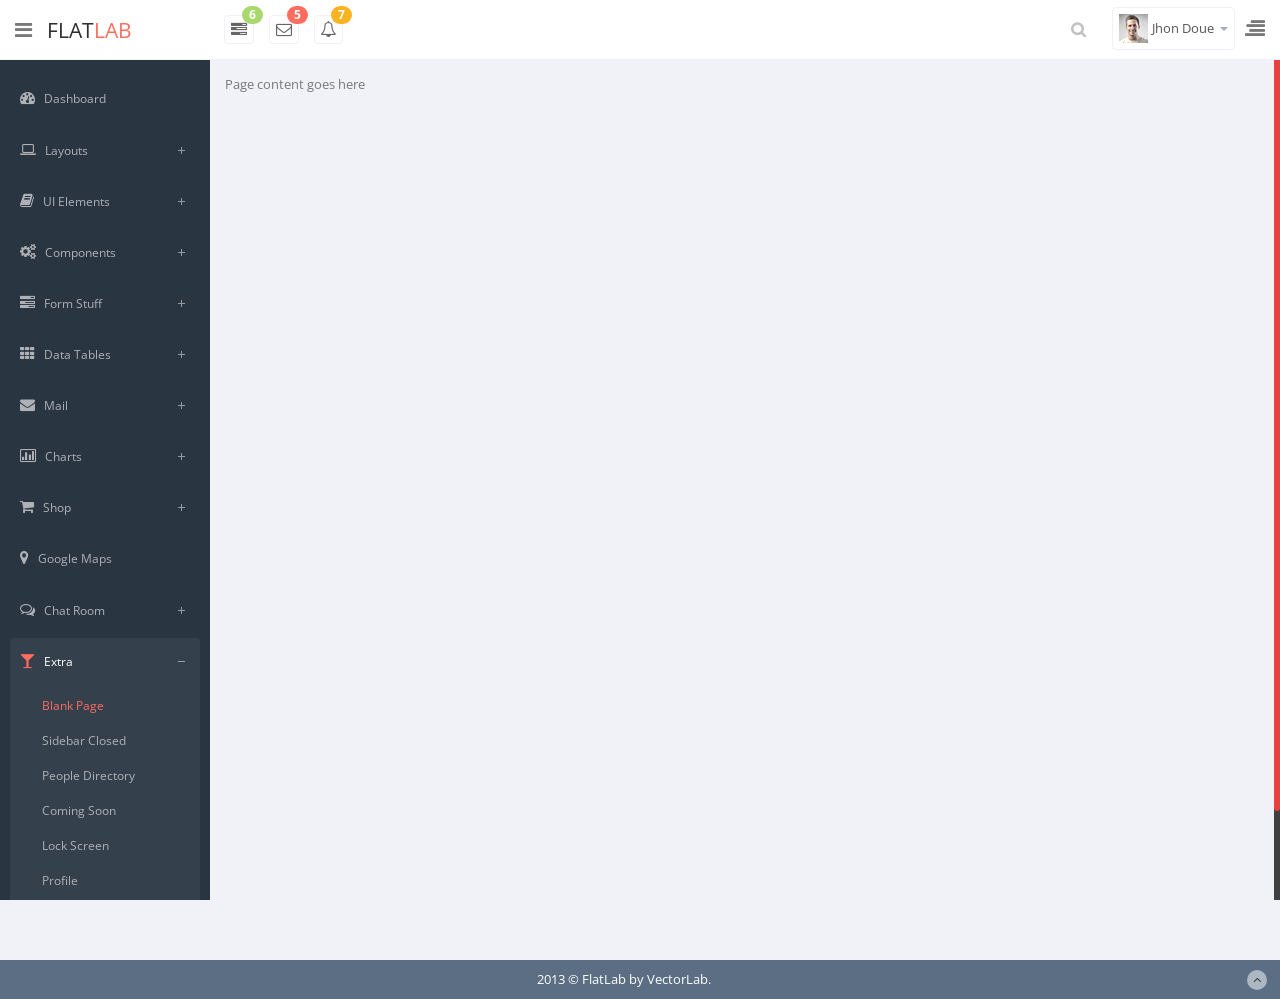
<file: resources/views/admin/html/blank.html>
<!DOCTYPE html>
<html lang="en">
  
<!-- Mirrored from thevectorlab.net/flatlab/blank.html by HTTrack Website Copier/3.x [XR&CO'2014], Fri, 14 Aug 2015 03:47:32 GMT -->
<head>
    <meta charset="utf-8">
    <meta name="viewport" content="width=device-width, initial-scale=1.0">
    <meta name="description" content="">
    <meta name="author" content="Mosaddek">
    <meta name="keyword" content="FlatLab, Dashboard, Bootstrap, Admin, Template, Theme, Responsive, Fluid, Retina">
    <link rel="shortcut icon" href="img/favicon.html">

    <title>Blank</title>

    <!-- Bootstrap core CSS -->
    <link href="css/bootstrap.min.css" rel="stylesheet">
    <link href="css/bootstrap-reset.css" rel="stylesheet">
    <!--external css-->
    <link href="assets/font-awesome/css/font-awesome.css" rel="stylesheet" />

    <!--right slidebar-->
    <link href="css/slidebars.css" rel="stylesheet">

    <!-- Custom styles for this template -->
    <link href="css/style.css" rel="stylesheet">
    <link href="css/style-responsive.css" rel="stylesheet" />

    <!-- HTML5 shim and Respond.js IE8 support of HTML5 tooltipss and media queries -->
    <!--[if lt IE 9]>
      <script src="js/html5shiv.js"></script>
      <script src="js/respond.min.js"></script>
    <![endif]-->
  </head>

  <body>

  <section id="container" class="">
      <!--header start-->
      <header class="header white-bg">
          <div class="sidebar-toggle-box">
              <div data-original-title="Toggle Navigation" data-placement="right" class="fa fa-bars tooltips"></div>
          </div>
          <!--logo start-->
          <a href="index.html" class="logo" >Flat<span>lab</span></a>
          <!--logo end-->
          <div class="nav notify-row" id="top_menu">
            <!--  notification start -->
            <ul class="nav top-menu">
              <!-- settings start -->
              <li class="dropdown">
                  <a data-toggle="dropdown" class="dropdown-toggle" href="#">
                      <i class="fa fa-tasks"></i>
                      <span class="badge bg-success">6</span>
                  </a>
                  <ul class="dropdown-menu extended tasks-bar">
                      <div class="notify-arrow notify-arrow-green"></div>
                      <li>
                          <p class="green">You have 6 pending tasks</p>
                      </li>
                      <li>
                          <a href="#">
                              <div class="task-info">
                                  <div class="desc">Dashboard v1.3</div>
                                  <div class="percent">40%</div>
                              </div>
                              <div class="progress progress-striped">
                                  <div class="progress-bar progress-bar-success" role="progressbar" aria-valuenow="40" aria-valuemin="0" aria-valuemax="100" style="width: 40%">
                                      <span class="sr-only">40% Complete (success)</span>
                                  </div>
                              </div>
                          </a>
                      </li>
                      <li>
                          <a href="#">
                              <div class="task-info">
                                  <div class="desc">Database Update</div>
                                  <div class="percent">60%</div>
                              </div>
                              <div class="progress progress-striped">
                                  <div class="progress-bar progress-bar-warning" role="progressbar" aria-valuenow="60" aria-valuemin="0" aria-valuemax="100" style="width: 60%">
                                      <span class="sr-only">60% Complete (warning)</span>
                                  </div>
                              </div>
                          </a>
                      </li>
                      <li>
                          <a href="#">
                              <div class="task-info">
                                  <div class="desc">Iphone Development</div>
                                  <div class="percent">87%</div>
                              </div>
                              <div class="progress progress-striped">
                                  <div class="progress-bar progress-bar-info" role="progressbar" aria-valuenow="20" aria-valuemin="0" aria-valuemax="100" style="width: 87%">
                                      <span class="sr-only">87% Complete</span>
                                  </div>
                              </div>
                          </a>
                      </li>
                      <li>
                          <a href="#">
                              <div class="task-info">
                                  <div class="desc">Mobile App</div>
                                  <div class="percent">33%</div>
                              </div>
                              <div class="progress progress-striped">
                                  <div class="progress-bar progress-bar-danger" role="progressbar" aria-valuenow="80" aria-valuemin="0" aria-valuemax="100" style="width: 33%">
                                      <span class="sr-only">33% Complete (danger)</span>
                                  </div>
                              </div>
                          </a>
                      </li>
                      <li>
                          <a href="#">
                              <div class="task-info">
                                  <div class="desc">Dashboard v1.3</div>
                                  <div class="percent">45%</div>
                              </div>
                              <div class="progress progress-striped active">
                                  <div class="progress-bar"  role="progressbar" aria-valuenow="45" aria-valuemin="0" aria-valuemax="100" style="width: 45%">
                                      <span class="sr-only">45% Complete</span>
                                  </div>
                              </div>

                          </a>
                      </li>
                      <li class="external">
                          <a href="#">See All Tasks</a>
                      </li>
                  </ul>
              </li>
              <!-- settings end -->
              <!-- inbox dropdown start-->
              <li id="header_inbox_bar" class="dropdown">
                  <a data-toggle="dropdown" class="dropdown-toggle" href="#">
                      <i class="fa fa-envelope-o"></i>
                      <span class="badge bg-important">5</span>
                  </a>
                  <ul class="dropdown-menu extended inbox">
                      <div class="notify-arrow notify-arrow-red"></div>
                      <li>
                          <p class="red">You have 5 new messages</p>
                      </li>
                      <li>
                          <a href="#">
                              <span class="photo"><img alt="avatar" src="img/avatar-mini.jpg"></span>
                                    <span class="subject">
                                    <span class="from">Jonathan Smith</span>
                                    <span class="time">Just now</span>
                                    </span>
                                    <span class="message">
                                        Hello, this is an example msg.
                                    </span>
                          </a>
                      </li>
                      <li>
                          <a href="#">
                              <span class="photo"><img alt="avatar" src="img/avatar-mini2.jpg"></span>
                                    <span class="subject">
                                    <span class="from">Jhon Doe</span>
                                    <span class="time">10 mins</span>
                                    </span>
                                    <span class="message">
                                     Hi, Jhon Doe Bhai how are you ?
                                    </span>
                          </a>
                      </li>
                      <li>
                          <a href="#">
                              <span class="photo"><img alt="avatar" src="img/avatar-mini3.jpg"></span>
                                    <span class="subject">
                                    <span class="from">Jason Stathum</span>
                                    <span class="time">3 hrs</span>
                                    </span>
                                    <span class="message">
                                        This is awesome dashboard.
                                    </span>
                          </a>
                      </li>
                      <li>
                          <a href="#">
                              <span class="photo"><img alt="avatar" src="img/avatar-mini4.jpg"></span>
                                    <span class="subject">
                                    <span class="from">Jondi Rose</span>
                                    <span class="time">Just now</span>
                                    </span>
                                    <span class="message">
                                        Hello, this is metrolab
                                    </span>
                          </a>
                      </li>
                      <li>
                          <a href="#">See all messages</a>
                      </li>
                  </ul>
              </li>
              <!-- inbox dropdown end -->
              <!-- notification dropdown start-->
              <li id="header_notification_bar" class="dropdown">
                  <a data-toggle="dropdown" class="dropdown-toggle" href="#">

                      <i class="fa fa-bell-o"></i>
                      <span class="badge bg-warning">7</span>
                  </a>
                  <ul class="dropdown-menu extended notification">
                      <div class="notify-arrow notify-arrow-yellow"></div>
                      <li>
                          <p class="yellow">You have 7 new notifications</p>
                      </li>
                      <li>
                          <a href="#">
                              <span class="label label-danger"><i class="fa fa-bolt"></i></span>
                              Server #3 overloaded.
                              <span class="small italic">34 mins</span>
                          </a>
                      </li>
                      <li>
                          <a href="#">
                              <span class="label label-warning"><i class="fa fa-bell"></i></span>
                              Server #10 not respoding.
                              <span class="small italic">1 Hours</span>
                          </a>
                      </li>
                      <li>
                          <a href="#">
                              <span class="label label-danger"><i class="fa fa-bolt"></i></span>
                              Database overloaded 24%.
                              <span class="small italic">4 hrs</span>
                          </a>
                      </li>
                      <li>
                          <a href="#">
                              <span class="label label-success"><i class="fa fa-plus"></i></span>
                              New user registered.
                              <span class="small italic">Just now</span>
                          </a>
                      </li>
                      <li>
                          <a href="#">
                              <span class="label label-info"><i class="fa fa-bullhorn"></i></span>
                              Application error.
                              <span class="small italic">10 mins</span>
                          </a>
                      </li>
                      <li>
                          <a href="#">See all notifications</a>
                      </li>
                  </ul>
              </li>
              <!-- notification dropdown end -->
          </ul>
          </div>
          <div class="top-nav ">
              <ul class="nav pull-right top-menu">
                  <li>
                      <input type="text" class="form-control search" placeholder="Search">
                  </li>
                  <!-- user login dropdown start-->
                  <li class="dropdown">
                      <a data-toggle="dropdown" class="dropdown-toggle" href="#">
                          <img alt="" src="img/avatar1_small.jpg">
                          <span class="username">Jhon Doue</span>
                          <b class="caret"></b>
                      </a>
                      <ul class="dropdown-menu extended logout">
                          <div class="log-arrow-up"></div>
                          <li><a href="#"><i class=" fa fa-suitcase"></i>Profile</a></li>
                          <li><a href="#"><i class="fa fa-cog"></i> Settings</a></li>
                          <li><a href="#"><i class="fa fa-bell-o"></i> Notification</a></li>
                          <li><a href="login.html"><i class="fa fa-key"></i> Log Out</a></li>
                      </ul>
                  </li>

                  <!-- user login dropdown end -->
                  <li class="sb-toggle-right">
                      <i class="fa  fa-align-right"></i>
                  </li>
              </ul>
          </div>
      </header>
      <!--header end-->
      <!--sidebar start-->
      <aside>
          <div id="sidebar"  class="nav-collapse ">
              <!-- sidebar menu start-->
              <ul class="sidebar-menu" id="nav-accordion">
                  <li>
                      <a href="index.html">
                          <i class="fa fa-dashboard"></i>
                          <span>Dashboard</span>
                      </a>
                  </li>

                  <li class="sub-menu">
                      <a href="javascript:;">
                          <i class="fa fa-laptop"></i>
                          <span>Layouts</span>
                      </a>
                      <ul class="sub">
                          <li><a  href="boxed_page.html">Boxed Page</a></li>
                          <li><a  href="horizontal_menu.html">Horizontal Menu</a></li>
                          <li><a  href="header-color.html">Different Color Top bar</a></li>
                          <li><a  href="mega_menu.html">Mega Menu</a></li>
                          <li><a  href="language_switch_bar.html">Language Switch Bar</a></li>
                          <li><a  href="email_template.html" target="_blank">Email Template</a></li>
                      </ul>
                  </li>

                  <li class="sub-menu">
                      <a href="javascript:;">
                          <i class="fa fa-book"></i>
                          <span>UI Elements</span>
                      </a>
                      <ul class="sub">
                          <li><a  href="general.html">General</a></li>
                          <li><a  href="buttons.html">Buttons</a></li>
                          <li><a  href="modal.html">Modal</a></li>
                          <li><a  href="toastr.html">Toastr Notifications</a></li>
                          <li><a  href="widget.html">Widget</a></li>
                          <li><a  href="slider.html">Slider</a></li>
                          <li><a  href="nestable.html">Nestable</a></li>
                          <li><a  href="tree.html">Tree View</a></li>
                          <li><a  href="font_awesome.html">Font Awesome</a></li>
                      </ul>
                  </li>

                  <li class="sub-menu">
                      <a href="javascript:;">
                          <i class="fa fa-cogs"></i>
                          <span>Components</span>
                      </a>
                      <ul class="sub">
                          <li><a  href="grids.html">Grids</a></li>
                          <li><a  href="calendar.html">Calendar</a></li>
                          <li><a  href="gallery.html">Gallery</a></li>
                          <li><a  href="todo_list.html">Todo List</a></li>
                          <li><a  href="draggable_portlet.html">Draggable Portlet</a></li>
                      </ul>
                  </li>
                  <li class="sub-menu">
                      <a href="javascript:;" >
                          <i class="fa fa-tasks"></i>
                          <span>Form Stuff</span>
                      </a>
                      <ul class="sub">
                          <li><a  href="form_component.html">Form Components</a></li>
                          <li><a  href="advanced_form_components.html">Advanced Components</a></li>
                          <li><a  href="form_wizard.html">Form Wizard</a></li>
                          <li><a  href="form_validation.html">Form Validation</a></li>
                          <li><a  href="dropzone.html">Dropzone File Upload</a></li>
                          <li><a  href="inline_editor.html">Inline Editor</a></li>
                          <li><a  href="image_cropping.html">Image Cropping</a></li>
                          <li><a  href="file_upload.html">Multiple File Upload</a></li>
                      </ul>
                  </li>
                  <li class="sub-menu">
                      <a href="javascript:;">
                          <i class="fa fa-th"></i>
                          <span>Data Tables</span>
                      </a>
                      <ul class="sub">
                          <li><a  href="basic_table.html">Basic Table</a></li>
                          <li><a  href="responsive_table.html">Responsive Table</a></li>
                          <li><a  href="dynamic_table.html">Dynamic Table</a></li>
                          <li><a  href="editable_table.html">Editable Table</a></li>
                      </ul>
                  </li>
                  <li class="sub-menu">
                      <a href="javascript:;" >
                          <i class=" fa fa-envelope"></i>
                          <span>Mail</span>
                      </a>
                      <ul class="sub">
                          <li><a  href="inbox.html">Inbox</a></li>
                          <li><a  href="inbox_details.html">Inbox Details</a></li>
                      </ul>
                  </li>
                  <li class="sub-menu">
                      <a href="javascript:;">
                          <i class=" fa fa-bar-chart-o"></i>
                          <span>Charts</span>
                      </a>
                      <ul class="sub">
                          <li><a  href="morris.html">Morris</a></li>
                          <li><a  href="chartjs.html">Chartjs</a></li>
                          <li><a  href="flot_chart.html">Flot Charts</a></li>
                          <li><a  href="xchart.html">xChart</a></li>
                      </ul>
                  </li>
                  <li class="sub-menu">
                      <a href="javascript:;">
                          <i class="fa fa-shopping-cart"></i>
                          <span>Shop</span>
                      </a>
                      <ul class="sub">
                          <li><a  href="product_list.html">List View</a></li>
                          <li><a  href="product_details.html">Details View</a></li>
                      </ul>
                  </li>
                  <li>
                      <a href="google_maps.html" >
                          <i class="fa fa-map-marker"></i>
                          <span>Google Maps </span>
                      </a>
                  </li>
                  <li class="sub-menu">
                      <a href="javascript:;">
                          <i class="fa fa-comments-o"></i>
                          <span>Chat Room</span>
                      </a>
                      <ul class="sub">
                          <li><a  href="lobby.html">Lobby</a></li>
                          <li><a  href="chat_room.html"> Chat Room</a></li>
                      </ul>
                  </li>
                  <li class="sub-menu">
                      <a href="javascript:;" class="active" >
                          <i class="fa fa-glass"></i>
                          <span>Extra</span>
                      </a>
                      <ul class="sub">
                          <li class="active"><a  href="blank.html">Blank Page</a></li>
                          <li><a  href="sidebar_closed.html">Sidebar Closed</a></li>
                          <li><a  href="people_directory.html">People Directory</a></li>
                          <li><a  href="coming_soon.html">Coming Soon</a></li>
                          <li><a  href="lock_screen.html">Lock Screen</a></li>
                          <li><a  href="profile.html">Profile</a></li>
                          <li><a  href="invoice.html">Invoice</a></li>
                          <li><a  href="project_list.html">Project List</a></li>
                          <li><a  href="project_details.html">Project Details</a></li>
                          <li><a  href="search_result.html">Search Result</a></li>
                          <li><a  href="pricing_table.html">Pricing Table</a></li>
                          <li><a  href="faq.html">FAQ</a></li>
                          <li><a  href="fb_wall.html">FB Wall</a></li>
                          <li><a  href="404.html">404 Error</a></li>
                          <li><a  href="500.html">500 Error</a></li>
                      </ul>
                  </li>
                  <li>
                      <a  href="login.html">
                          <i class="fa fa-user"></i>
                          <span>Login Page</span>
                      </a>
                  </li>

                  <!--multi level menu start-->
                  <li class="sub-menu">
                      <a href="javascript:;" >
                          <i class="fa fa-sitemap"></i>
                          <span>Multi level Menu</span>
                      </a>
                      <ul class="sub">
                          <li><a  href="javascript:;">Menu Item 1</a></li>
                          <li class="sub-menu">
                              <a  href="boxed_page.html">Menu Item 2</a>
                              <ul class="sub">
                                  <li><a  href="javascript:;">Menu Item 2.1</a></li>
                                  <li class="sub-menu">
                                      <a  href="javascript:;">Menu Item 3</a>
                                      <ul class="sub">
                                          <li><a  href="javascript:;">Menu Item 3.1</a></li>
                                          <li><a  href="javascript:;">Menu Item 3.2</a></li>
                                      </ul>
                                  </li>
                              </ul>
                          </li>
                      </ul>
                  </li>
                  <!--multi level menu end-->

              </ul>
              <!-- sidebar menu end-->
          </div>
      </aside>
      <!--sidebar end-->
      <!--main content start-->
      <section id="main-content">
          <section class="wrapper site-min-height">
              <!-- page start-->
              Page content goes here
              <!-- page end-->
          </section>
      </section>
      <!--main content end-->

      <!-- Right Slidebar start -->
      <div class="sb-slidebar sb-right sb-style-overlay">
          <h5 class="side-title">Online Customers</h5>
          <ul class="quick-chat-list">
              <li class="online">
                  <div class="media">
                      <a href="#" class="pull-left media-thumb">
                          <img alt="" src="img/chat-avatar2.jpg" class="media-object">
                      </a>
                      <div class="media-body">
                          <strong>John Doe</strong>
                          <small>Dream Land, AU</small>
                      </div>
                  </div><!-- media -->
              </li>
              <li class="online">
                  <div class="media">
                      <a href="#" class="pull-left media-thumb">
                          <img alt="" src="img/chat-avatar.jpg" class="media-object">
                      </a>
                      <div class="media-body">
                          <div class="media-status">
                              <span class=" badge bg-important">3</span>
                          </div>
                          <strong>Jonathan Smith</strong>
                          <small>United States</small>
                      </div>
                  </div><!-- media -->
              </li>

              <li class="online">
                  <div class="media">
                      <a href="#" class="pull-left media-thumb">
                          <img alt="" src="img/pro-ac-1.png" class="media-object">
                      </a>
                      <div class="media-body">
                          <div class="media-status">
                              <span class=" badge bg-success">5</span>
                          </div>
                          <strong>Jane Doe</strong>
                          <small>ABC, USA</small>
                      </div>
                  </div><!-- media -->
              </li>
              <li class="online">
                  <div class="media">
                      <a href="#" class="pull-left media-thumb">
                          <img alt="" src="img/avatar1.jpg" class="media-object">
                      </a>
                      <div class="media-body">
                          <strong>Anjelina Joli</strong>
                          <small>Fockland, UK</small>
                      </div>
                  </div><!-- media -->
              </li>
              <li class="online">
                  <div class="media">
                      <a href="#" class="pull-left media-thumb">
                          <img alt="" src="img/mail-avatar.jpg" class="media-object">
                      </a>
                      <div class="media-body">
                          <div class="media-status">
                              <span class=" badge bg-warning">7</span>
                          </div>
                          <strong>Mr Tasi</strong>
                          <small>Dream Land, USA</small>
                      </div>
                  </div><!-- media -->
              </li>
          </ul>
          <h5 class="side-title"> pending Task</h5>
          <ul class="p-task tasks-bar">
              <li>
                  <a href="#">
                      <div class="task-info">
                          <div class="desc">Dashboard v1.3</div>
                          <div class="percent">40%</div>
                      </div>
                      <div class="progress progress-striped">
                          <div style="width: 40%" aria-valuemax="100" aria-valuemin="0" aria-valuenow="40" role="progressbar" class="progress-bar progress-bar-success">
                              <span class="sr-only">40% Complete (success)</span>
                          </div>
                      </div>
                  </a>
              </li>
              <li>
                  <a href="#">
                      <div class="task-info">
                          <div class="desc">Database Update</div>
                          <div class="percent">60%</div>
                      </div>
                      <div class="progress progress-striped">
                          <div style="width: 60%" aria-valuemax="100" aria-valuemin="0" aria-valuenow="60" role="progressbar" class="progress-bar progress-bar-warning">
                              <span class="sr-only">60% Complete (warning)</span>
                          </div>
                      </div>
                  </a>
              </li>
              <li>
                  <a href="#">
                      <div class="task-info">
                          <div class="desc">Iphone Development</div>
                          <div class="percent">87%</div>
                      </div>
                      <div class="progress progress-striped">
                          <div style="width: 87%" aria-valuemax="100" aria-valuemin="0" aria-valuenow="20" role="progressbar" class="progress-bar progress-bar-info">
                              <span class="sr-only">87% Complete</span>
                          </div>
                      </div>
                  </a>
              </li>
              <li>
                  <a href="#">
                      <div class="task-info">
                          <div class="desc">Mobile App</div>
                          <div class="percent">33%</div>
                      </div>
                      <div class="progress progress-striped">
                          <div style="width: 33%" aria-valuemax="100" aria-valuemin="0" aria-valuenow="80" role="progressbar" class="progress-bar progress-bar-danger">
                              <span class="sr-only">33% Complete (danger)</span>
                          </div>
                      </div>
                  </a>
              </li>
              <li>
                  <a href="#">
                      <div class="task-info">
                          <div class="desc">Dashboard v1.3</div>
                          <div class="percent">45%</div>
                      </div>
                      <div class="progress progress-striped active">
                          <div style="width: 45%" aria-valuemax="100" aria-valuemin="0" aria-valuenow="45" role="progressbar" class="progress-bar">
                              <span class="sr-only">45% Complete</span>
                          </div>
                      </div>

                  </a>
              </li>
              <li class="external">
                  <a href="#">See All Tasks</a>
              </li>
          </ul>
      </div>
      <!-- Right Slidebar end -->

      <!--footer start-->
      <footer class="site-footer">
          <div class="text-center">
              2013 &copy; FlatLab by VectorLab.
              <a href="#" class="go-top">
                  <i class="fa fa-angle-up"></i>
              </a>
          </div>
      </footer>
      <!--footer end-->
  </section>

    <!-- js placed at the end of the document so the pages load faster -->
    <script src="js/jquery.js"></script>
    <script src="js/bootstrap.min.js"></script>
    <script class="include" type="text/javascript" src="js/jquery.dcjqaccordion.2.7.js"></script>
    <script src="js/jquery.scrollTo.min.js"></script>
    <script src="js/slidebars.min.js"></script>
    <script src="js/jquery.nicescroll.js" type="text/javascript"></script>
    <script src="js/respond.min.js" ></script>

    <!--common script for all pages-->
    <script src="js/common-scripts.js"></script>



  </body>

<!-- Mirrored from thevectorlab.net/flatlab/blank.html by HTTrack Website Copier/3.x [XR&CO'2014], Fri, 14 Aug 2015 03:47:32 GMT -->
</html>
</file>
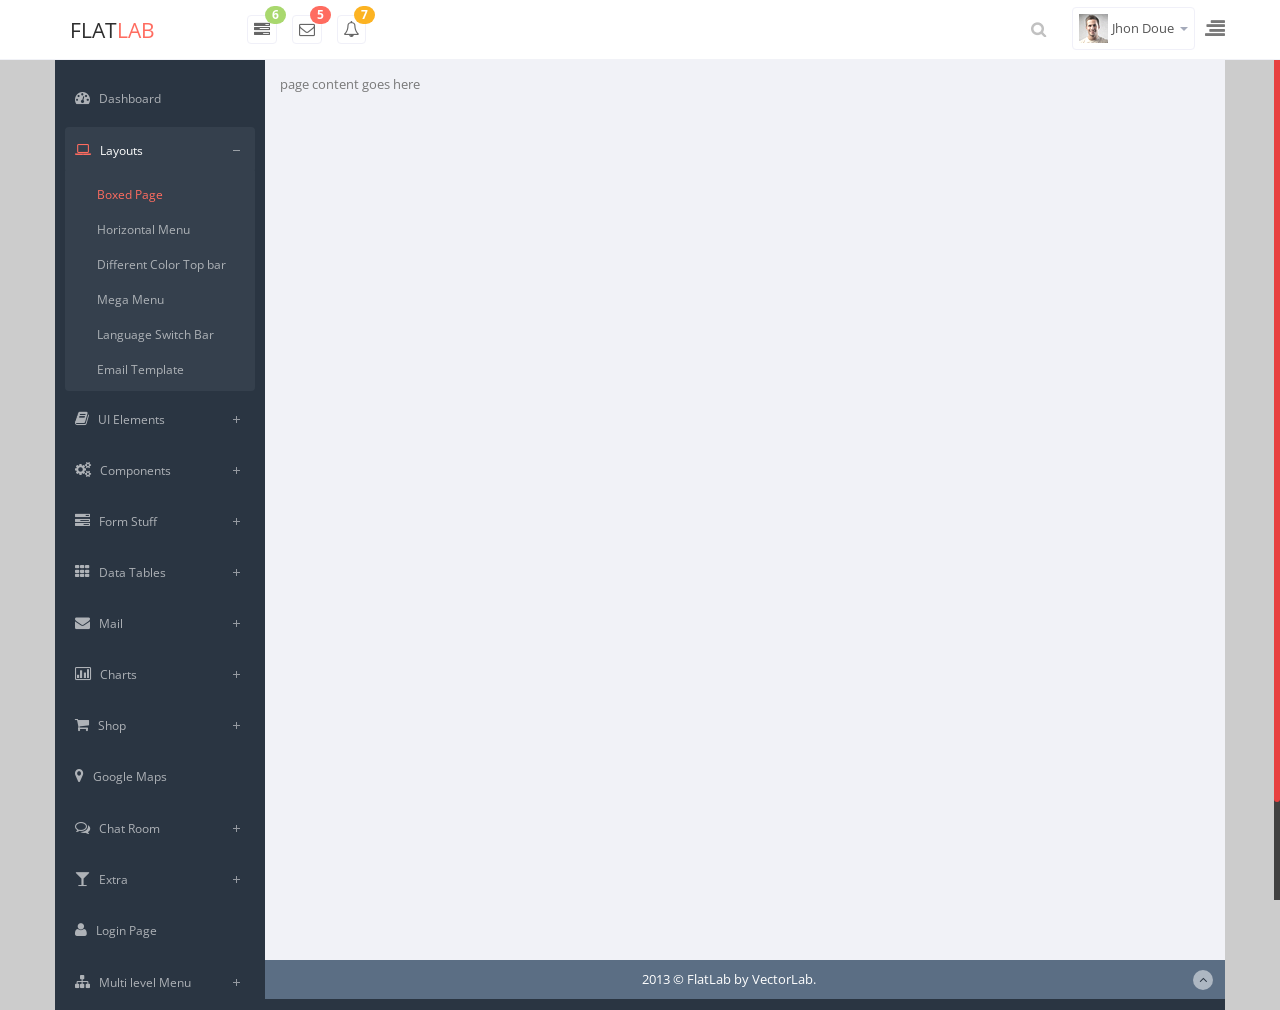
<file: resources/views/admin/html/boxed_page.html>
<!DOCTYPE html>
<html lang="en">
  
<!-- Mirrored from thevectorlab.net/flatlab/boxed_page.html by HTTrack Website Copier/3.x [XR&CO'2014], Fri, 14 Aug 2015 03:43:57 GMT -->
<head>
    <meta charset="utf-8">
    <meta name="viewport" content="width=device-width, initial-scale=1.0">
    <meta name="description" content="">
    <meta name="author" content="Mosaddek">
    <meta name="keyword" content="FlatLab, Dashboard, Bootstrap, Admin, Template, Theme, Responsive, Fluid, Retina">
    <link rel="shortcut icon" href="img/favicon.html">

    <title>Boxed page</title>

    <!-- Bootstrap core CSS -->
    <link href="css/bootstrap.min.css" rel="stylesheet">
    <link href="css/bootstrap-reset.css" rel="stylesheet">
    <!--external css-->
    <link href="assets/font-awesome/css/font-awesome.css" rel="stylesheet" />
      <!--right slidebar-->
      <link href="css/slidebars.css" rel="stylesheet">
    <!-- Custom styles for this template -->
    <link href="css/style.css" rel="stylesheet">
    <link href="css/style-responsive.css" rel="stylesheet" />

    <!-- HTML5 shim and Respond.js IE8 support of HTML5 tooltipss and media queries -->
    <!--[if lt IE 9]>
      <script src="js/html5shiv.js"></script>
      <script src="js/respond.min.js"></script>
    <![endif]-->
  </head>

  <body class="boxed-page">
      <div class="container">

        <section id="container" class="">
          <!--header start-->
          <header class="header white-bg">
              <div class="container ">
                  <div class="sidebar-toggle-box">
                      <div data-original-title="Toggle Navigation" data-placement="right" class="fa fa-reorder tooltips"></div>
                  </div>
                  <!--logo start-->
                  <a href="index.html" class="logo" >Flat<span>lab</span></a>
                  <!--logo end-->
                  <div class="nav notify-row" id="top_menu">
                    <!--  notification start -->
                    <ul class="nav top-menu">
                      <!-- settings start -->
                      <li class="dropdown">
                          <a data-toggle="dropdown" class="dropdown-toggle" href="#">
                              <i class="fa fa-tasks"></i>
                              <span class="badge bg-success">6</span>
                          </a>
                          <ul class="dropdown-menu extended tasks-bar">
                              <div class="notify-arrow notify-arrow-green"></div>
                              <li>
                                  <p class="green">You have 6 pending tasks</p>
                              </li>
                              <li>
                                  <a href="#">
                                      <div class="task-info">
                                          <div class="desc">Dashboard v1.3</div>
                                          <div class="percent">40%</div>
                                      </div>
                                      <div class="progress progress-striped">
                                          <div class="progress-bar progress-bar-success" role="progressbar" aria-valuenow="40" aria-valuemin="0" aria-valuemax="100" style="width: 40%">
                                              <span class="sr-only">40% Complete (success)</span>
                                          </div>
                                      </div>
                                  </a>
                              </li>
                              <li>
                                  <a href="#">
                                      <div class="task-info">
                                          <div class="desc">Database Update</div>
                                          <div class="percent">60%</div>
                                      </div>
                                      <div class="progress progress-striped">
                                          <div class="progress-bar progress-bar-warning" role="progressbar" aria-valuenow="60" aria-valuemin="0" aria-valuemax="100" style="width: 60%">
                                              <span class="sr-only">60% Complete (warning)</span>
                                          </div>
                                      </div>
                                  </a>
                              </li>
                              <li>
                                  <a href="#">
                                      <div class="task-info">
                                          <div class="desc">Iphone Development</div>
                                          <div class="percent">87%</div>
                                      </div>
                                      <div class="progress progress-striped">
                                          <div class="progress-bar progress-bar-info" role="progressbar" aria-valuenow="20" aria-valuemin="0" aria-valuemax="100" style="width: 87%">
                                              <span class="sr-only">87% Complete</span>
                                          </div>
                                      </div>
                                  </a>
                              </li>
                              <li>
                                  <a href="#">
                                      <div class="task-info">
                                          <div class="desc">Mobile App</div>
                                          <div class="percent">33%</div>
                                      </div>
                                      <div class="progress progress-striped">
                                          <div class="progress-bar progress-bar-danger" role="progressbar" aria-valuenow="80" aria-valuemin="0" aria-valuemax="100" style="width: 33%">
                                              <span class="sr-only">33% Complete (danger)</span>
                                          </div>
                                      </div>
                                  </a>
                              </li>
                              <li>
                                  <a href="#">
                                      <div class="task-info">
                                          <div class="desc">Dashboard v1.3</div>
                                          <div class="percent">45%</div>
                                      </div>
                                      <div class="progress progress-striped active">
                                          <div class="progress-bar"  role="progressbar" aria-valuenow="45" aria-valuemin="0" aria-valuemax="100" style="width: 45%">
                                              <span class="sr-only">45% Complete</span>
                                          </div>
                                      </div>

                                  </a>
                              </li>
                              <li class="external">
                                  <a href="#">See All Tasks</a>
                              </li>
                          </ul>
                      </li>
                      <!-- settings end -->
                      <!-- inbox dropdown start-->
                      <li id="header_inbox_bar" class="dropdown">
                          <a data-toggle="dropdown" class="dropdown-toggle" href="#">
                              <i class="fa fa-envelope-o"></i>
                              <span class="badge bg-important">5</span>
                          </a>
                          <ul class="dropdown-menu extended inbox">
                              <div class="notify-arrow notify-arrow-red"></div>
                              <li>
                                  <p class="red">You have 5 new messages</p>
                              </li>
                              <li>
                                  <a href="#">
                                      <span class="photo"><img alt="avatar" src="img/avatar-mini.jpg"></span>
                                            <span class="subject">
                                            <span class="from">Jonathan Smith</span>
                                            <span class="time">Just now</span>
                                            </span>
                                            <span class="message">
                                                Hello, this is an example msg.
                                            </span>
                                  </a>
                              </li>
                              <li>
                                  <a href="#">
                                      <span class="photo"><img alt="avatar" src="img/avatar-mini2.jpg"></span>
                                            <span class="subject">
                                            <span class="from">Jhon Doe</span>
                                            <span class="time">10 mins</span>
                                            </span>
                                            <span class="message">
                                             Hi, Jhon Doe Bhai how are you ?
                                            </span>
                                  </a>
                              </li>
                              <li>
                                  <a href="#">
                                      <span class="photo"><img alt="avatar" src="img/avatar-mini3.jpg"></span>
                                            <span class="subject">
                                            <span class="from">Jason Stathum</span>
                                            <span class="time">3 hrs</span>
                                            </span>
                                            <span class="message">
                                                This is awesome dashboard.
                                            </span>
                                  </a>
                              </li>
                              <li>
                                  <a href="#">
                                      <span class="photo"><img alt="avatar" src="img/avatar-mini4.jpg"></span>
                                            <span class="subject">
                                            <span class="from">Jondi Rose</span>
                                            <span class="time">Just now</span>
                                            </span>
                                            <span class="message">
                                                Hello, this is metrolab
                                            </span>
                                  </a>
                              </li>
                              <li>
                                  <a href="#">See all messages</a>
                              </li>
                          </ul>
                      </li>
                      <!-- inbox dropdown end -->
                      <!-- notification dropdown start-->
                      <li id="header_notification_bar" class="dropdown">
                          <a data-toggle="dropdown" class="dropdown-toggle" href="#">

                              <i class="fa fa-bell-o"></i>
                              <span class="badge bg-warning">7</span>
                          </a>
                          <ul class="dropdown-menu extended notification">
                              <div class="notify-arrow notify-arrow-yellow"></div>
                              <li>
                                  <p class="yellow">You have 7 new notifications</p>
                              </li>
                              <li>
                                  <a href="#">
                                      <span class="label label-danger"><i class="fa fa-bolt"></i></span>
                                      Server #3 overloaded.
                                      <span class="small italic">34 mins</span>
                                  </a>
                              </li>
                              <li>
                                  <a href="#">
                                      <span class="label label-warning"><i class="fa fa-bell"></i></span>
                                      Server #10 not respoding.
                                      <span class="small italic">1 Hours</span>
                                  </a>
                              </li>
                              <li>
                                  <a href="#">
                                      <span class="label label-danger"><i class="fa fa-bolt"></i></span>
                                      Database overloaded 24%.
                                      <span class="small italic">4 hrs</span>
                                  </a>
                              </li>
                              <li>
                                  <a href="#">
                                      <span class="label label-success"><i class="fa fa-plus"></i></span>
                                      New user registered.
                                      <span class="small italic">Just now</span>
                                  </a>
                              </li>
                              <li>
                                  <a href="#">
                                      <span class="label label-info"><i class="fa fa-bullhorn"></i></span>
                                      Application error.
                                      <span class="small italic">10 mins</span>
                                  </a>
                              </li>
                              <li>
                                  <a href="#">See all notifications</a>
                              </li>
                          </ul>
                      </li>
                      <!-- notification dropdown end -->
                  </ul>
                  </div>
                  <div class="top-nav ">
                      <ul class="nav pull-right top-menu">
                          <li>
                              <input type="text" class="form-control search" placeholder="Search">
                          </li>
                          <!-- user login dropdown start-->
                          <li class="dropdown">
                              <a data-toggle="dropdown" class="dropdown-toggle" href="#">
                                  <img alt="" src="img/avatar1_small.jpg">
                                  <span class="username">Jhon Doue</span>
                                  <b class="caret"></b>
                              </a>
                              <ul class="dropdown-menu extended logout">
                                  <div class="log-arrow-up"></div>
                                  <li><a href="#"><i class=" fa fa-suitcase"></i>Profile</a></li>
                                  <li><a href="#"><i class="fa fa-cog"></i> Settings</a></li>
                                  <li><a href="#"><i class="fa fa-bell-o"></i> Notification</a></li>
                                  <li><a href="login.html"><i class="fa fa-key"></i> Log Out</a></li>
                              </ul>
                          </li>
                          <li class="sb-toggle-right">
                              <i class="fa  fa-align-right"></i>
                          </li>
                          <!-- user login dropdown end -->
                      </ul>
                  </div>
              </div>
          </header>
          <!--header end-->
          <!--sidebar start-->
          <aside>
              <div id="sidebar"  class="nav-collapse ">
                  <!-- sidebar menu start-->
                  <ul class="sidebar-menu" id="nav-accordion">
                      <li>
                          <a href="index.html">
                              <i class="fa fa-dashboard"></i>
                              <span>Dashboard</span>
                          </a>
                      </li>

                      <li class="sub-menu">
                          <a href="javascript:;" class="active">
                              <i class="fa fa-laptop"></i>
                              <span>Layouts</span>
                          </a>
                          <ul class="sub">
                              <li class="active"><a  href="boxed_page.html">Boxed Page</a></li>
                              <li><a  href="horizontal_menu.html">Horizontal Menu</a></li>
                              <li><a  href="header-color.html">Different Color Top bar</a></li>
                              <li><a  href="mega_menu.html">Mega Menu</a></li>
                              <li><a  href="language_switch_bar.html">Language Switch Bar</a></li>
                              <li><a  href="email_template.html" target="_blank">Email Template</a></li>
                          </ul>
                      </li>

                      <li class="sub-menu">
                          <a href="javascript:;" >
                              <i class="fa fa-book"></i>
                              <span>UI Elements</span>
                          </a>
                          <ul class="sub">
                              <li><a  href="general.html">General</a></li>
                              <li><a  href="buttons.html">Buttons</a></li>
                              <li><a  href="modal.html">Modal</a></li>
                              <li><a  href="toastr.html">Toastr Notifications</a></li>
                              <li><a  href="widget.html">Widget</a></li>
                              <li><a  href="slider.html">Slider</a></li>
                              <li><a  href="nestable.html">Nestable</a></li>
                              <li><a  href="tree.html">Tree View</a></li>
                              <li><a  href="font_awesome.html">Font Awesome</a></li>
                          </ul>
                      </li>

                      <li class="sub-menu">
                          <a href="javascript:;" >
                              <i class="fa fa-cogs"></i>
                              <span>Components</span>
                          </a>
                          <ul class="sub">
                              <li><a  href="grids.html">Grids</a></li>
                              <li><a  href="calendar.html">Calendar</a></li>
                              <li><a  href="gallery.html">Gallery</a></li>
                              <li><a  href="todo_list.html">Todo List</a></li>
                              <li><a  href="draggable_portlet.html">Draggable Portlet</a></li>
                          </ul>
                      </li>
                      <li class="sub-menu">
                          <a href="javascript:;" >
                              <i class="fa fa-tasks"></i>
                              <span>Form Stuff</span>
                          </a>
                          <ul class="sub">
                              <li><a  href="form_component.html">Form Components</a></li>
                              <li><a  href="advanced_form_components.html">Advanced Components</a></li>
                              <li><a  href="form_wizard.html">Form Wizard</a></li>
                              <li><a  href="form_validation.html">Form Validation</a></li>
                              <li><a  href="dropzone.html">Dropzone File Upload</a></li>
                              <li><a  href="inline_editor.html">Inline Editor</a></li>
                              <li><a  href="image_cropping.html">Image Cropping</a></li>
                              <li><a  href="file_upload.html">Multiple File Upload</a></li>
                          </ul>
                      </li>
                      <li class="sub-menu">
                          <a href="javascript:;" >
                              <i class="fa fa-th"></i>
                              <span>Data Tables</span>
                          </a>
                          <ul class="sub">
                              <li><a  href="basic_table.html">Basic Table</a></li>
                              <li><a  href="responsive_table.html">Responsive Table</a></li>
                              <li><a  href="dynamic_table.html">Dynamic Table</a></li>
                              <li><a  href="editable_table.html">Editable Table</a></li>
                          </ul>
                      </li>
                      <li class="sub-menu">
                          <a href="javascript:;" >
                              <i class=" fa fa-envelope"></i>
                              <span>Mail</span>
                          </a>
                          <ul class="sub">
                              <li><a  href="inbox.html">Inbox</a></li>
                              <li><a  href="inbox_details.html">Inbox Details</a></li>
                          </ul>
                      </li>
                      <li class="sub-menu">
                          <a href="javascript:;" >
                              <i class=" fa fa-bar-chart-o"></i>
                              <span>Charts</span>
                          </a>
                          <ul class="sub">
                              <li><a  href="morris.html">Morris</a></li>
                              <li><a  href="chartjs.html">Chartjs</a></li>
                              <li><a  href="flot_chart.html">Flot Charts</a></li>
                              <li><a  href="xchart.html">xChart</a></li>
                          </ul>
                      </li>
                      <li class="sub-menu">
                          <a href="javascript:;" >
                              <i class="fa fa-shopping-cart"></i>
                              <span>Shop</span>
                          </a>
                          <ul class="sub">
                              <li><a  href="product_list.html">List View</a></li>
                              <li><a  href="product_details.html">Details View</a></li>
                          </ul>
                      </li>
                      <li>
                          <a href="google_maps.html" >
                              <i class="fa fa-map-marker"></i>
                              <span>Google Maps </span>
                          </a>
                      </li>
                      <li class="sub-menu">
                          <a href="javascript:;">
                              <i class="fa fa-comments-o"></i>
                              <span>Chat Room</span>
                          </a>
                          <ul class="sub">
                              <li><a  href="lobby.html">Lobby</a></li>
                              <li><a  href="chat_room.html"> Chat Room</a></li>
                          </ul>
                      </li>
                      <li class="sub-menu">
                          <a href="javascript:;" >
                              <i class="fa fa-glass"></i>
                              <span>Extra</span>
                          </a>
                          <ul class="sub">
                              <li><a  href="blank.html">Blank Page</a></li>
                              <li><a  href="sidebar_closed.html">Sidebar Closed</a></li>
                              <li><a  href="people_directory.html">People Directory</a></li>
                              <li><a  href="coming_soon.html">Coming Soon</a></li>
                              <li><a  href="lock_screen.html">Lock Screen</a></li>
                              <li><a  href="profile.html">Profile</a></li>
                              <li><a  href="invoice.html">Invoice</a></li>
                              <li><a  href="project_list.html">Project List</a></li>
                              <li><a  href="project_details.html">Project Details</a></li>
                              <li><a  href="search_result.html">Search Result</a></li>
                              <li><a  href="pricing_table.html">Pricing Table</a></li>
                              <li><a  href="faq.html">FAQ</a></li>
                              <li><a  href="fb_wall.html">FB Wall</a></li>
                              <li><a  href="404.html">404 Error</a></li>
                              <li><a  href="500.html">500 Error</a></li>
                          </ul>
                      </li>
                      <li>
                          <a  href="login.html">
                              <i class="fa fa-user"></i>
                              <span>Login Page</span>
                          </a>
                      </li>

                      <!--multi level menu start-->
                      <li class="sub-menu">
                          <a href="javascript:;" >
                              <i class="fa fa-sitemap"></i>
                              <span>Multi level Menu</span>
                          </a>
                          <ul class="sub">
                              <li><a  href="javascript:;">Menu Item 1</a></li>
                              <li class="sub-menu">
                                  <a  href="boxed_page.html">Menu Item 2</a>
                                  <ul class="sub">
                                      <li><a  href="javascript:;">Menu Item 2.1</a></li>
                                      <li class="sub-menu">
                                          <a  href="javascript:;">Menu Item 3</a>
                                          <ul class="sub">
                                              <li><a  href="javascript:;">Menu Item 3.1</a></li>
                                              <li><a  href="javascript:;">Menu Item 3.2</a></li>
                                          </ul>
                                      </li>
                                  </ul>
                              </li>
                          </ul>
                      </li>
                      <!--multi level menu end-->

                  </ul>
                  <!-- sidebar menu end-->
              </div>
          </aside>
          <!--sidebar end-->
          <!--main content start-->
          <section id="main-content">
              <section class=" wrapper">
                  page content goes here
              </section>

          </section>
          <!--main content end-->
          <!-- Right Slidebar start -->
          <div class="sb-slidebar sb-right sb-style-overlay">
              <h5 class="side-title">Online Customers</h5>
              <ul class="quick-chat-list">
                  <li class="online">
                      <div class="media">
                          <a href="#" class="pull-left media-thumb">
                              <img alt="" src="img/chat-avatar2.jpg" class="media-object">
                          </a>
                          <div class="media-body">
                              <strong>John Doe</strong>
                              <small>Dream Land, AU</small>
                          </div>
                      </div><!-- media -->
                  </li>
                  <li class="online">
                      <div class="media">
                          <a href="#" class="pull-left media-thumb">
                              <img alt="" src="img/chat-avatar.jpg" class="media-object">
                          </a>
                          <div class="media-body">
                              <div class="media-status">
                                  <span class=" badge bg-important">3</span>
                              </div>
                              <strong>Jonathan Smith</strong>
                              <small>United States</small>
                          </div>
                      </div><!-- media -->
                  </li>

                  <li class="online">
                      <div class="media">
                          <a href="#" class="pull-left media-thumb">
                              <img alt="" src="img/pro-ac-1.png" class="media-object">
                          </a>
                          <div class="media-body">
                              <div class="media-status">
                                  <span class=" badge bg-success">5</span>
                              </div>
                              <strong>Jane Doe</strong>
                              <small>ABC, USA</small>
                          </div>
                      </div><!-- media -->
                  </li>
                  <li class="online">
                      <div class="media">
                          <a href="#" class="pull-left media-thumb">
                              <img alt="" src="img/avatar1.jpg" class="media-object">
                          </a>
                          <div class="media-body">
                              <strong>Anjelina Joli</strong>
                              <small>Fockland, UK</small>
                          </div>
                      </div><!-- media -->
                  </li>
                  <li class="online">
                      <div class="media">
                          <a href="#" class="pull-left media-thumb">
                              <img alt="" src="img/mail-avatar.jpg" class="media-object">
                          </a>
                          <div class="media-body">
                              <div class="media-status">
                                  <span class=" badge bg-warning">7</span>
                              </div>
                              <strong>Mr Tasi</strong>
                              <small>Dream Land, USA</small>
                          </div>
                      </div><!-- media -->
                  </li>
              </ul>
              <h5 class="side-title"> pending Task</h5>
              <ul class="p-task tasks-bar">
                  <li>
                      <a href="#">
                          <div class="task-info">
                              <div class="desc">Dashboard v1.3</div>
                              <div class="percent">40%</div>
                          </div>
                          <div class="progress progress-striped">
                              <div style="width: 40%" aria-valuemax="100" aria-valuemin="0" aria-valuenow="40" role="progressbar" class="progress-bar progress-bar-success">
                                  <span class="sr-only">40% Complete (success)</span>
                              </div>
                          </div>
                      </a>
                  </li>
                  <li>
                      <a href="#">
                          <div class="task-info">
                              <div class="desc">Database Update</div>
                              <div class="percent">60%</div>
                          </div>
                          <div class="progress progress-striped">
                              <div style="width: 60%" aria-valuemax="100" aria-valuemin="0" aria-valuenow="60" role="progressbar" class="progress-bar progress-bar-warning">
                                  <span class="sr-only">60% Complete (warning)</span>
                              </div>
                          </div>
                      </a>
                  </li>
                  <li>
                      <a href="#">
                          <div class="task-info">
                              <div class="desc">Iphone Development</div>
                              <div class="percent">87%</div>
                          </div>
                          <div class="progress progress-striped">
                              <div style="width: 87%" aria-valuemax="100" aria-valuemin="0" aria-valuenow="20" role="progressbar" class="progress-bar progress-bar-info">
                                  <span class="sr-only">87% Complete</span>
                              </div>
                          </div>
                      </a>
                  </li>
                  <li>
                      <a href="#">
                          <div class="task-info">
                              <div class="desc">Mobile App</div>
                              <div class="percent">33%</div>
                          </div>
                          <div class="progress progress-striped">
                              <div style="width: 33%" aria-valuemax="100" aria-valuemin="0" aria-valuenow="80" role="progressbar" class="progress-bar progress-bar-danger">
                                  <span class="sr-only">33% Complete (danger)</span>
                              </div>
                          </div>
                      </a>
                  </li>
                  <li>
                      <a href="#">
                          <div class="task-info">
                              <div class="desc">Dashboard v1.3</div>
                              <div class="percent">45%</div>
                          </div>
                          <div class="progress progress-striped active">
                              <div style="width: 45%" aria-valuemax="100" aria-valuemin="0" aria-valuenow="45" role="progressbar" class="progress-bar">
                                  <span class="sr-only">45% Complete</span>
                              </div>
                          </div>

                      </a>
                  </li>
                  <li class="external">
                      <a href="#">See All Tasks</a>
                  </li>
              </ul>
          </div>
          <!-- Right Slidebar end -->

          <!--footer start-->
          <footer class="site-footer">
              <div class="text-center">
                  2013 &copy; FlatLab by VectorLab.
                  <a href="#" class="go-top">
                      <i class="fa fa-angle-up"></i>
                  </a>
              </div>
          </footer>
          <!--footer end-->
      </section>

      </div>

    <!-- js placed at the end of the document so the pages load faster -->
    <script src="js/jquery.js"></script>
    <script src="js/bootstrap.min.js"></script>
    <script class="include" type="text/javascript" src="js/jquery.dcjqaccordion.2.7.js"></script>
    <script src="js/jquery.scrollTo.min.js"></script>
    <script src="js/slidebars.min.js"></script>
    <script src="js/jquery.nicescroll.js" type="text/javascript"></script>
    <script src="js/respond.min.js" ></script>

    <!--common script for all pages-->
    <script src="js/common-scripts.js"></script>


  </body>

<!-- Mirrored from thevectorlab.net/flatlab/boxed_page.html by HTTrack Website Copier/3.x [XR&CO'2014], Fri, 14 Aug 2015 03:43:57 GMT -->
</html>
</file>
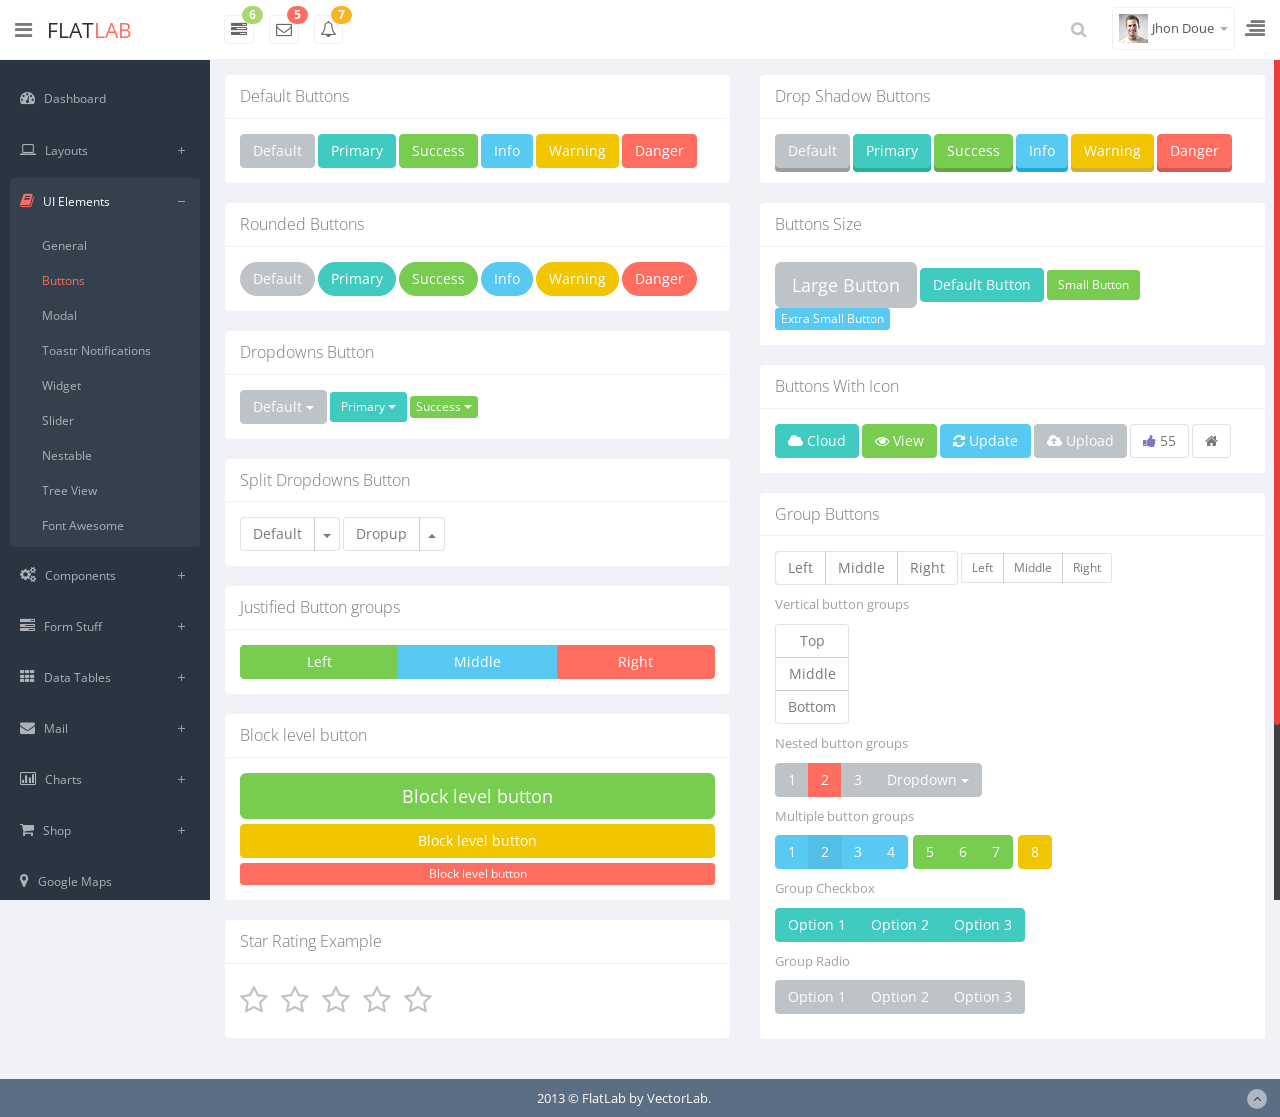
<file: resources/views/admin/html/buttons.html>
<!DOCTYPE html>
<html lang="en">
  
<!-- Mirrored from thevectorlab.net/flatlab/buttons.html by HTTrack Website Copier/3.x [XR&CO'2014], Fri, 14 Aug 2015 03:44:18 GMT -->
<head>
    <meta charset="utf-8">
    <meta name="viewport" content="width=device-width, initial-scale=1.0">
    <meta name="description" content="">
    <meta name="author" content="Mosaddek">
    <meta name="keyword" content="FlatLab, Dashboard, Bootstrap, Admin, Template, Theme, Responsive, Fluid, Retina">
    <link rel="shortcut icon" href="img/favicon.html">

    <title>Button</title>

    <!-- Bootstrap core CSS -->
    <link href="css/bootstrap.min.css" rel="stylesheet">
    <link href="css/bootstrap-reset.css" rel="stylesheet">
    <!--external css-->
    <link href="assets/font-awesome/css/font-awesome.css" rel="stylesheet" />
      <!--right slidebar-->
      <link href="css/slidebars.css" rel="stylesheet">
    <!-- Custom styles for this template -->
    <link href="css/style.css" rel="stylesheet">
    <link href="css/style-responsive.css" rel="stylesheet" />

    <!-- HTML5 shim and Respond.js IE8 support of HTML5 tooltipss and media queries -->
    <!--[if lt IE 9]>
      <script src="js/html5shiv.js"></script>
      <script src="js/respond.min.js"></script>
    <![endif]-->
  </head>

  <body>

  <section id="container" class="">
      <!--header start-->
      <header class="header white-bg">
          <div class="sidebar-toggle-box">
              <div data-original-title="Toggle Navigation" data-placement="right" class="fa fa-bars tooltips"></div>
          </div>
          <!--logo start-->
          <a href="index.html" class="logo" >Flat<span>lab</span></a>
          <!--logo end-->
          <div class="nav notify-row" id="top_menu">
            <!--  notification start -->
            <ul class="nav top-menu">
              <!-- settings start -->
              <li class="dropdown">
                  <a data-toggle="dropdown" class="dropdown-toggle" href="#">
                      <i class="fa fa-tasks"></i>
                      <span class="badge bg-success">6</span>
                  </a>
                  <ul class="dropdown-menu extended tasks-bar">
                      <div class="notify-arrow notify-arrow-green"></div>
                      <li>
                          <p class="green">You have 6 pending tasks</p>
                      </li>
                      <li>
                          <a href="#">
                              <div class="task-info">
                                  <div class="desc">Dashboard v1.3</div>
                                  <div class="percent">40%</div>
                              </div>
                              <div class="progress progress-striped">
                                  <div class="progress-bar progress-bar-success" role="progressbar" aria-valuenow="40" aria-valuemin="0" aria-valuemax="100" style="width: 40%">
                                      <span class="sr-only">40% Complete (success)</span>
                                  </div>
                              </div>
                          </a>
                      </li>
                      <li>
                          <a href="#">
                              <div class="task-info">
                                  <div class="desc">Database Update</div>
                                  <div class="percent">60%</div>
                              </div>
                              <div class="progress progress-striped">
                                  <div class="progress-bar progress-bar-warning" role="progressbar" aria-valuenow="60" aria-valuemin="0" aria-valuemax="100" style="width: 60%">
                                      <span class="sr-only">60% Complete (warning)</span>
                                  </div>
                              </div>
                          </a>
                      </li>
                      <li>
                          <a href="#">
                              <div class="task-info">
                                  <div class="desc">Iphone Development</div>
                                  <div class="percent">87%</div>
                              </div>
                              <div class="progress progress-striped">
                                  <div class="progress-bar progress-bar-info" role="progressbar" aria-valuenow="20" aria-valuemin="0" aria-valuemax="100" style="width: 87%">
                                      <span class="sr-only">87% Complete</span>
                                  </div>
                              </div>
                          </a>
                      </li>
                      <li>
                          <a href="#">
                              <div class="task-info">
                                  <div class="desc">Mobile App</div>
                                  <div class="percent">33%</div>
                              </div>
                              <div class="progress progress-striped">
                                  <div class="progress-bar progress-bar-danger" role="progressbar" aria-valuenow="80" aria-valuemin="0" aria-valuemax="100" style="width: 33%">
                                      <span class="sr-only">33% Complete (danger)</span>
                                  </div>
                              </div>
                          </a>
                      </li>
                      <li>
                          <a href="#">
                              <div class="task-info">
                                  <div class="desc">Dashboard v1.3</div>
                                  <div class="percent">45%</div>
                              </div>
                              <div class="progress progress-striped active">
                                  <div class="progress-bar"  role="progressbar" aria-valuenow="45" aria-valuemin="0" aria-valuemax="100" style="width: 45%">
                                      <span class="sr-only">45% Complete</span>
                                  </div>
                              </div>

                          </a>
                      </li>
                      <li class="external">
                          <a href="#">See All Tasks</a>
                      </li>
                  </ul>
              </li>
              <!-- settings end -->
              <!-- inbox dropdown start-->
              <li id="header_inbox_bar" class="dropdown">
                  <a data-toggle="dropdown" class="dropdown-toggle" href="#">
                      <i class="fa fa-envelope-o"></i>
                      <span class="badge bg-important">5</span>
                  </a>
                  <ul class="dropdown-menu extended inbox">
                      <div class="notify-arrow notify-arrow-red"></div>
                      <li>
                          <p class="red">You have 5 new messages</p>
                      </li>
                      <li>
                          <a href="#">
                              <span class="photo"><img alt="avatar" src="img/avatar-mini.jpg"></span>
                                    <span class="subject">
                                    <span class="from">Jonathan Smith</span>
                                    <span class="time">Just now</span>
                                    </span>
                                    <span class="message">
                                        Hello, this is an example msg.
                                    </span>
                          </a>
                      </li>
                      <li>
                          <a href="#">
                              <span class="photo"><img alt="avatar" src="img/avatar-mini2.jpg"></span>
                                    <span class="subject">
                                    <span class="from">Jhon Doe</span>
                                    <span class="time">10 mins</span>
                                    </span>
                                    <span class="message">
                                     Hi, Jhon Doe Bhai how are you ?
                                    </span>
                          </a>
                      </li>
                      <li>
                          <a href="#">
                              <span class="photo"><img alt="avatar" src="img/avatar-mini3.jpg"></span>
                                    <span class="subject">
                                    <span class="from">Jason Stathum</span>
                                    <span class="time">3 hrs</span>
                                    </span>
                                    <span class="message">
                                        This is awesome dashboard.
                                    </span>
                          </a>
                      </li>
                      <li>
                          <a href="#">
                              <span class="photo"><img alt="avatar" src="img/avatar-mini4.jpg"></span>
                                    <span class="subject">
                                    <span class="from">Jondi Rose</span>
                                    <span class="time">Just now</span>
                                    </span>
                                    <span class="message">
                                        Hello, this is metrolab
                                    </span>
                          </a>
                      </li>
                      <li>
                          <a href="#">See all messages</a>
                      </li>
                  </ul>
              </li>
              <!-- inbox dropdown end -->
              <!-- notification dropdown start-->
              <li id="header_notification_bar" class="dropdown">
                  <a data-toggle="dropdown" class="dropdown-toggle" href="#">

                      <i class="fa fa-bell-o"></i>
                      <span class="badge bg-warning">7</span>
                  </a>
                  <ul class="dropdown-menu extended notification">
                      <div class="notify-arrow notify-arrow-yellow"></div>
                      <li>
                          <p class="yellow">You have 7 new notifications</p>
                      </li>
                      <li>
                          <a href="#">
                              <span class="label label-danger"><i class="fa fa-bolt"></i></span>
                              Server #3 overloaded.
                              <span class="small italic">34 mins</span>
                          </a>
                      </li>
                      <li>
                          <a href="#">
                              <span class="label label-warning"><i class="fa fa-bell"></i></span>
                              Server #10 not respoding.
                              <span class="small italic">1 Hours</span>
                          </a>
                      </li>
                      <li>
                          <a href="#">
                              <span class="label label-danger"><i class="fa fa-bolt"></i></span>
                              Database overloaded 24%.
                              <span class="small italic">4 hrs</span>
                          </a>
                      </li>
                      <li>
                          <a href="#">
                              <span class="label label-success"><i class="fa fa-plus"></i></span>
                              New user registered.
                              <span class="small italic">Just now</span>
                          </a>
                      </li>
                      <li>
                          <a href="#">
                              <span class="label label-info"><i class="fa fa-bullhorn"></i></span>
                              Application error.
                              <span class="small italic">10 mins</span>
                          </a>
                      </li>
                      <li>
                          <a href="#">See all notifications</a>
                      </li>
                  </ul>
              </li>
              <!-- notification dropdown end -->
          </ul>
          </div>
          <div class="top-nav ">
              <ul class="nav pull-right top-menu">
                  <li>
                      <input type="text" class="form-control search" placeholder="Search">
                  </li>
                  <!-- user login dropdown start-->
                  <li class="dropdown">
                      <a data-toggle="dropdown" class="dropdown-toggle" href="#">
                          <img alt="" src="img/avatar1_small.jpg">
                          <span class="username">Jhon Doue</span>
                          <b class="caret"></b>
                      </a>
                      <ul class="dropdown-menu extended logout">
                          <div class="log-arrow-up"></div>
                          <li><a href="#"><i class=" fa fa-suitcase"></i>Profile</a></li>
                          <li><a href="#"><i class="fa fa-cog"></i> Settings</a></li>
                          <li><a href="#"><i class="fa fa-bell-o"></i> Notification</a></li>
                          <li><a href="login.html"><i class="fa fa-key"></i> Log Out</a></li>
                      </ul>
                  </li>

                  <!-- user login dropdown end -->
                  <li class="sb-toggle-right">
                      <i class="fa  fa-align-right"></i>
                  </li>
              </ul>
          </div>
      </header>
      <!--header end-->
      <!--sidebar start-->
      <aside>
          <div id="sidebar"  class="nav-collapse ">
              <!-- sidebar menu start-->
              <ul class="sidebar-menu" id="nav-accordion">
                  <li>
                      <a href="index.html">
                          <i class="fa fa-dashboard"></i>
                          <span>Dashboard</span>
                      </a>
                  </li>

                  <li class="sub-menu">
                      <a href="javascript:;">
                          <i class="fa fa-laptop"></i>
                          <span>Layouts</span>
                      </a>
                      <ul class="sub">
                          <li><a  href="boxed_page.html">Boxed Page</a></li>
                          <li><a  href="horizontal_menu.html">Horizontal Menu</a></li>
                          <li><a  href="header-color.html">Different Color Top bar</a></li>
                          <li><a  href="mega_menu.html">Mega Menu</a></li>
                          <li><a  href="language_switch_bar.html">Language Switch Bar</a></li>
                          <li><a  href="email_template.html" target="_blank">Email Template</a></li>
                      </ul>
                  </li>

                  <li class="sub-menu">
                      <a href="javascript:;" class="active">
                          <i class="fa fa-book"></i>
                          <span>UI Elements</span>
                      </a>
                      <ul class="sub">
                          <li><a  href="general.html">General</a></li>
                          <li class="active"><a  href="buttons.html">Buttons</a></li>
                          <li><a  href="modal.html">Modal</a></li>
                          <li><a  href="toastr.html">Toastr Notifications</a></li>
                          <li><a  href="widget.html">Widget</a></li>
                          <li><a  href="slider.html">Slider</a></li>
                          <li><a  href="nestable.html">Nestable</a></li>
                          <li><a  href="tree.html">Tree View</a></li>
                          <li><a  href="font_awesome.html">Font Awesome</a></li>
                      </ul>
                  </li>

                  <li class="sub-menu">
                      <a href="javascript:;" >
                          <i class="fa fa-cogs"></i>
                          <span>Components</span>
                      </a>
                      <ul class="sub">
                          <li><a  href="grids.html">Grids</a></li>
                          <li><a  href="calendar.html">Calendar</a></li>
                          <li><a  href="gallery.html">Gallery</a></li>
                          <li><a  href="todo_list.html">Todo List</a></li>
                          <li><a  href="draggable_portlet.html">Draggable Portlet</a></li>
                      </ul>
                  </li>
                  <li class="sub-menu">
                      <a href="javascript:;" >
                          <i class="fa fa-tasks"></i>
                          <span>Form Stuff</span>
                      </a>
                      <ul class="sub">
                          <li><a  href="form_component.html">Form Components</a></li>
                          <li><a  href="advanced_form_components.html">Advanced Components</a></li>
                          <li><a  href="form_wizard.html">Form Wizard</a></li>
                          <li><a  href="form_validation.html">Form Validation</a></li>
                          <li><a  href="dropzone.html">Dropzone File Upload</a></li>
                          <li><a  href="inline_editor.html">Inline Editor</a></li>
                          <li><a  href="image_cropping.html">Image Cropping</a></li>
                          <li><a  href="file_upload.html">Multiple File Upload</a></li>
                      </ul>
                  </li>
                  <li class="sub-menu">
                      <a href="javascript:;" >
                          <i class="fa fa-th"></i>
                          <span>Data Tables</span>
                      </a>
                      <ul class="sub">
                          <li><a  href="basic_table.html">Basic Table</a></li>
                          <li><a  href="responsive_table.html">Responsive Table</a></li>
                          <li><a  href="dynamic_table.html">Dynamic Table</a></li>
                          <li><a  href="editable_table.html">Editable Table</a></li>
                      </ul>
                  </li>
                  <li class="sub-menu">
                      <a href="javascript:;" >
                          <i class=" fa fa-envelope"></i>
                          <span>Mail</span>
                      </a>
                      <ul class="sub">
                          <li><a  href="inbox.html">Inbox</a></li>
                          <li><a  href="inbox_details.html">Inbox Details</a></li>
                      </ul>
                  </li>
                  <li class="sub-menu">
                      <a href="javascript:;" >
                          <i class=" fa fa-bar-chart-o"></i>
                          <span>Charts</span>
                      </a>
                      <ul class="sub">
                          <li><a  href="morris.html">Morris</a></li>
                          <li><a  href="chartjs.html">Chartjs</a></li>
                          <li><a  href="flot_chart.html">Flot Charts</a></li>
                          <li><a  href="xchart.html">xChart</a></li>
                      </ul>
                  </li>
                  <li class="sub-menu">
                      <a href="javascript:;" >
                          <i class="fa fa-shopping-cart"></i>
                          <span>Shop</span>
                      </a>
                      <ul class="sub">
                          <li><a  href="product_list.html">List View</a></li>
                          <li><a  href="product_details.html">Details View</a></li>
                      </ul>
                  </li>
                  <li>
                      <a href="google_maps.html" >
                          <i class="fa fa-map-marker"></i>
                          <span>Google Maps </span>
                      </a>
                  </li>
                  <li class="sub-menu">
                      <a href="javascript:;">
                          <i class="fa fa-comments-o"></i>
                          <span>Chat Room</span>
                      </a>
                      <ul class="sub">
                          <li><a  href="lobby.html">Lobby</a></li>
                          <li><a  href="chat_room.html"> Chat Room</a></li>
                      </ul>
                  </li>
                  <li class="sub-menu">
                      <a href="javascript:;" >
                          <i class="fa fa-glass"></i>
                          <span>Extra</span>
                      </a>
                      <ul class="sub">
                          <li><a  href="blank.html">Blank Page</a></li>
                          <li><a  href="sidebar_closed.html">Sidebar Closed</a></li>
                          <li><a  href="people_directory.html">People Directory</a></li>
                          <li><a  href="coming_soon.html">Coming Soon</a></li>
                          <li><a  href="lock_screen.html">Lock Screen</a></li>
                          <li><a  href="profile.html">Profile</a></li>
                          <li><a  href="invoice.html">Invoice</a></li>
                          <li><a  href="project_list.html">Project List</a></li>
                          <li><a  href="project_details.html">Project Details</a></li>
                          <li><a  href="search_result.html">Search Result</a></li>
                          <li><a  href="pricing_table.html">Pricing Table</a></li>
                          <li><a  href="faq.html">FAQ</a></li>
                          <li><a  href="fb_wall.html">FB Wall</a></li>
                          <li><a  href="404.html">404 Error</a></li>
                          <li><a  href="500.html">500 Error</a></li>
                      </ul>
                  </li>
                  <li>
                      <a  href="login.html">
                          <i class="fa fa-user"></i>
                          <span>Login Page</span>
                      </a>
                  </li>

                  <!--multi level menu start-->
                  <li class="sub-menu">
                      <a href="javascript:;" >
                          <i class="fa fa-sitemap"></i>
                          <span>Multi level Menu</span>
                      </a>
                      <ul class="sub">
                          <li><a  href="javascript:;">Menu Item 1</a></li>
                          <li class="sub-menu">
                              <a  href="boxed_page.html">Menu Item 2</a>
                              <ul class="sub">
                                  <li><a  href="javascript:;">Menu Item 2.1</a></li>
                                  <li class="sub-menu">
                                      <a  href="javascript:;">Menu Item 3</a>
                                      <ul class="sub">
                                          <li><a  href="javascript:;">Menu Item 3.1</a></li>
                                          <li><a  href="javascript:;">Menu Item 3.2</a></li>
                                      </ul>
                                  </li>
                              </ul>
                          </li>
                      </ul>
                  </li>
                  <!--multi level menu end-->

              </ul>
              <!-- sidebar menu end-->
          </div>
      </aside>
      <!--sidebar end-->
      <!--main content start-->
      <section id="main-content">
          <section class="wrapper">
              <!-- page start-->
              <div class="row">
                  <div class="col-sm-6">
                      <section class="panel">
                          <header class="panel-heading">
                              Default Buttons
                          </header>
                          <div class="panel-body">
                              <button type="button" class="btn btn-default">Default</button>
                              <button type="button" class="btn btn-primary">Primary</button>
                              <button type="button" class="btn btn-success">Success</button>
                              <button type="button" class="btn btn-info">Info</button>
                              <button type="button" class="btn btn-warning">Warning</button>
                              <button type="button" class="btn btn-danger">Danger</button>
                          </div>
                      </section>
                  </div>
                  <div class="col-sm-6">
                      <section class="panel">
                          <header class="panel-heading">
                              Drop Shadow Buttons
                          </header>
                          <div class="panel-body">
                              <button type="button" class="btn btn-shadow btn-default">Default</button>
                              <button type="button" class="btn btn-shadow btn-primary">Primary</button>
                              <button type="button" class="btn btn-shadow btn-success">Success</button>
                              <button type="button" class="btn btn-shadow btn-info">Info</button>
                              <button type="button" class="btn btn-shadow btn-warning">Warning</button>
                              <button type="button" class="btn btn-shadow btn-danger">Danger</button>
                          </div>
                      </section>
                  </div>
              </div>
              <div class="row">
                  <div class="col-sm-6">
                      <section class="panel">
                          <header class="panel-heading">
                              Rounded Buttons
                          </header>
                          <div class="panel-body">
                              <button type="button" class="btn btn-round btn-default">Default</button>
                              <button type="button" class="btn btn-round btn-primary">Primary</button>
                              <button type="button" class="btn btn-round btn-success">Success</button>
                              <button type="button" class="btn btn-round btn-info">Info</button>
                              <button type="button" class="btn btn-round btn-warning">Warning</button>
                              <button type="button" class="btn btn-round btn-danger">Danger</button>
                          </div>
                      </section>
                      <section class="panel">
                          <header class="panel-heading">
                              Dropdowns Button
                          </header>
                          <div class="panel-body">
                              <div class="btn-group">
                                  <button data-toggle="dropdown" class="btn btn-default dropdown-toggle" type="button">Default <span class="caret"></span></button>
                                  <ul role="menu" class="dropdown-menu">
                                      <li><a href="#">Action</a></li>
                                      <li><a href="#">Another action</a></li>
                                      <li><a href="#">Something else here</a></li>
                                      <li class="divider"></li>
                                      <li><a href="#">Separated link</a></li>
                                  </ul>
                              </div><!-- /btn-group -->
                              <div class="btn-group">
                                  <button data-toggle="dropdown" class="btn btn-primary dropdown-toggle btn-sm" type="button">Primary <span class="caret"></span></button>
                                  <ul role="menu" class="dropdown-menu">
                                      <li><a href="#">Action</a></li>
                                      <li><a href="#">Another action</a></li>
                                      <li><a href="#">Something else here</a></li>
                                      <li class="divider"></li>
                                      <li><a href="#">Separated link</a></li>
                                  </ul>
                              </div><!-- /btn-group -->
                              <div class="btn-group">
                                  <button data-toggle="dropdown" class="btn btn-success dropdown-toggle btn-xs" type="button">Success <span class="caret"></span></button>
                                  <ul role="menu" class="dropdown-menu">
                                      <li><a href="#">Action</a></li>
                                      <li><a href="#">Another action</a></li>
                                      <li><a href="#">Something else here</a></li>
                                      <li class="divider"></li>
                                      <li><a href="#">Separated link</a></li>
                                  </ul>
                              </div><!-- /btn-group -->
                          </div>
                      </section>
                      <section class="panel">
                          <header class="panel-heading">
                              Split Dropdowns Button
                          </header>
                          <div class="panel-body">
                              <div class="btn-group">
                                  <button class="btn btn-white" type="button">Default</button>
                                  <button data-toggle="dropdown" class="btn btn-white dropdown-toggle" type="button"><span class="caret"></span></button>
                                  <ul role="menu" class="dropdown-menu">
                                      <li><a href="#">Action</a></li>
                                      <li><a href="#">Another action</a></li>
                                      <li><a href="#">Something else here</a></li>
                                      <li class="divider"></li>
                                      <li><a href="#">Separated link</a></li>
                                  </ul>
                              </div><!-- /btn-group -->
                              <div class="btn-group dropup">
                                  <button class="btn btn-white" type="button">Dropup</button>
                                  <button data-toggle="dropdown" class="btn btn-white dropdown-toggle" type="button"><span class="caret"></span></button>
                                  <ul role="menu" class="dropdown-menu">
                                      <li><a href="#">Action</a></li>
                                      <li><a href="#">Another action</a></li>
                                      <li><a href="#">Something else here</a></li>
                                      <li class="divider"></li>
                                      <li><a href="#">Separated link</a></li>
                                  </ul>
                              </div><!-- /btn-group -->
                          </div>
                      </section>
                      <section class="panel">
                          <header class="panel-heading">
                              Justified Button groups
                          </header>
                          <div class="panel-body">
                              <div class="btn-group btn-group-justified">
                                  <a class="btn btn-success" href="#">Left</a>
                                  <a class="btn btn-info" href="#">Middle</a>
                                  <a class="btn btn-danger" href="#">Right</a>
                              </div>
                          </div>
                      </section>

                      <section class="panel">
                          <header class="panel-heading">
                              Block level button
                          </header>
                          <div class="panel-body">
                              <button type="button" class="btn btn-success btn-lg btn-block">Block level button</button>
                              <button type="button" class="btn btn-warning btn-block">Block level button</button>
                              <button type="button" class="btn btn-danger btn-xs btn-block">Block level button</button>
                          </div>
                      </section>
                      <section class="panel">
                          <header class="panel-heading">
                              Star Rating Example
                          </header>
                          <div class="panel-body">
                              <span class="rating">
                                  <span class="star"></span>
                                  <span class="star"></span>
                                  <span class="star"></span>
                                  <span class="star"></span>
                                  <span class="star"></span>
                              </span>
                          </div>
                      </section>
                  </div>
                  <div class="col-sm-6">
                      <section class="panel">
                          <header class="panel-heading">
                              Buttons Size
                          </header>
                          <div class="panel-body">
                              <button type="button" class="btn btn-default btn-lg">Large Button</button>
                              <button type="button" class="btn btn-primary">Default Button</button>
                              <button type="button" class="btn btn-success btn-sm">Small Button</button>
                              <button type="button" class="btn btn-info btn-xs">Extra Small Button</button>
                          </div>
                      </section>
                      <section class="panel">
                          <header class="panel-heading">
                              Buttons With Icon
                          </header>
                          <div class="panel-body">
                              <button type="button" class="btn btn-primary"><i class="fa fa-cloud"></i> Cloud</button>
                              <button type="button" class="btn btn-success"><i class="fa fa-eye"></i> View </button>
                              <button type="button" class="btn btn-info "><i class="fa fa-refresh"></i> Update</button>
                              <button type="button" class="btn btn-default "><i class="fa fa-cloud-upload"></i> Upload</button>
                              <button data-toggle="button" class="btn btn-white">
                                  <i class="fa fa-thumbs-up text-info"></i>
                                   55
                              </button>
                              <button data-toggle="button" class="btn btn-white">
                                  <i class="fa fa-home"></i>
                              </button>
                          </div>
                      </section>
                      <section class="panel">
                          <header class="panel-heading">
                              Group Buttons
                          </header>
                          <div class="panel-body">
                              <div class="btn-row">
                                  <div class="btn-group">
                                      <button class="btn btn-white" type="button">Left</button>
                                      <button class="btn btn-white" type="button">Middle</button>
                                      <button class="btn btn-white" type="button">Right</button>
                                  </div>
                                  <div class="btn-group  btn-group-sm">
                                      <button class="btn btn-white" type="button">Left</button>
                                      <button class="btn btn-white" type="button">Middle</button>
                                      <button class="btn btn-white" type="button">Right</button>
                                  </div>
                              </div>
                              <p class="text-muted">Vertical button groups</p>
                              <div class="btn-row">
                                  <div class="btn-group-vertical">
                                      <button class="btn btn-white" type="button">Top</button>
                                      <button class="btn btn-white" type="button">Middle</button>
                                      <button class="btn btn-white" type="button">Bottom</button>
                                  </div>
                              </div>
                              <p class="text-muted">Nested button groups</p>
                              <div class="btn-row">
                                  <div class="btn-group">
                                      <button class="btn btn-default" type="button">1</button>
                                      <button class="btn btn-danger" type="button">2</button>
                                      <button class="btn btn-default" type="button">3</button>
                                      <div class="btn-group">
                                          <button data-toggle="dropdown" class="btn btn-default dropdown-toggle" type="button"> Dropdown <span class="caret"></span> </button>
                                          <ul class="dropdown-menu">
                                              <li><a href="#">Dropdown link 1</a></li>
                                              <li><a href="#">Dropdown link 2</a></li>
                                              <li><a href="#">Dropdown link 3</a></li>
                                          </ul>
                                      </div>
                                  </div>
                              </div>

                              <p class="text-muted">Multiple button groups</p>
                              <div class="btn-row">
                                  <div class="btn-toolbar">
                                      <div class="btn-group">
                                          <button class="btn btn-info" type="button">1</button>
                                          <button class="btn btn-info active" type="button">2</button>
                                          <button class="btn btn-info" type="button">3</button>
                                          <button class="btn btn-info" type="button">4</button>
                                      </div>
                                      <div class="btn-group">
                                          <button class="btn btn-success" type="button">5</button>
                                          <button class="btn btn-success" type="button">6</button>
                                          <button class="btn btn-success" type="button">7</button>
                                      </div>
                                      <div class="btn-group">
                                          <button class="btn btn-warning" type="button">8</button>
                                      </div>
                                  </div>
                              </div>

                              <p class="text-muted">Group Checkbox</p>
                              <div class="btn-row">
                                  <div class="btn-group" data-toggle="buttons">
                                      <label class="btn btn-primary">
                                          <input type="checkbox"> Option 1
                                      </label>
                                      <label class="btn btn-primary">
                                          <input type="checkbox"> Option 2
                                      </label>
                                      <label class="btn btn-primary">
                                          <input type="checkbox"> Option 3
                                      </label>
                                  </div>
                              </div>

                              <p class="text-muted">Group Radio</p>
                              <div class="btn-row">
                                  <div class="btn-group" data-toggle="buttons">
                                      <label class="btn btn-default">
                                          <input type="radio" name="options" id="option1"> Option 1
                                      </label>
                                      <label class="btn btn-default">
                                          <input type="radio" name="options" id="option2"> Option 2
                                      </label>
                                      <label class="btn btn-default">
                                          <input type="radio" name="options" id="option3"> Option 3
                                      </label>
                                  </div>
                              </div>
                          </div>
                      </section>
                  </div>
              </div>
              <!-- page end-->
          </section>
      </section>
      <!--main content end-->
      <!-- Right Slidebar start -->
      <div class="sb-slidebar sb-right sb-style-overlay">
          <h5 class="side-title">Online Customers</h5>
          <ul class="quick-chat-list">
              <li class="online">
                  <div class="media">
                      <a href="#" class="pull-left media-thumb">
                          <img alt="" src="img/chat-avatar2.jpg" class="media-object">
                      </a>
                      <div class="media-body">
                          <strong>John Doe</strong>
                          <small>Dream Land, AU</small>
                      </div>
                  </div><!-- media -->
              </li>
              <li class="online">
                  <div class="media">
                      <a href="#" class="pull-left media-thumb">
                          <img alt="" src="img/chat-avatar.jpg" class="media-object">
                      </a>
                      <div class="media-body">
                          <div class="media-status">
                              <span class=" badge bg-important">3</span>
                          </div>
                          <strong>Jonathan Smith</strong>
                          <small>United States</small>
                      </div>
                  </div><!-- media -->
              </li>

              <li class="online">
                  <div class="media">
                      <a href="#" class="pull-left media-thumb">
                          <img alt="" src="img/pro-ac-1.png" class="media-object">
                      </a>
                      <div class="media-body">
                          <div class="media-status">
                              <span class=" badge bg-success">5</span>
                          </div>
                          <strong>Jane Doe</strong>
                          <small>ABC, USA</small>
                      </div>
                  </div><!-- media -->
              </li>
              <li class="online">
                  <div class="media">
                      <a href="#" class="pull-left media-thumb">
                          <img alt="" src="img/avatar1.jpg" class="media-object">
                      </a>
                      <div class="media-body">
                          <strong>Anjelina Joli</strong>
                          <small>Fockland, UK</small>
                      </div>
                  </div><!-- media -->
              </li>
              <li class="online">
                  <div class="media">
                      <a href="#" class="pull-left media-thumb">
                          <img alt="" src="img/mail-avatar.jpg" class="media-object">
                      </a>
                      <div class="media-body">
                          <div class="media-status">
                              <span class=" badge bg-warning">7</span>
                          </div>
                          <strong>Mr Tasi</strong>
                          <small>Dream Land, USA</small>
                      </div>
                  </div><!-- media -->
              </li>
          </ul>
          <h5 class="side-title"> pending Task</h5>
          <ul class="p-task tasks-bar">
              <li>
                  <a href="#">
                      <div class="task-info">
                          <div class="desc">Dashboard v1.3</div>
                          <div class="percent">40%</div>
                      </div>
                      <div class="progress progress-striped">
                          <div style="width: 40%" aria-valuemax="100" aria-valuemin="0" aria-valuenow="40" role="progressbar" class="progress-bar progress-bar-success">
                              <span class="sr-only">40% Complete (success)</span>
                          </div>
                      </div>
                  </a>
              </li>
              <li>
                  <a href="#">
                      <div class="task-info">
                          <div class="desc">Database Update</div>
                          <div class="percent">60%</div>
                      </div>
                      <div class="progress progress-striped">
                          <div style="width: 60%" aria-valuemax="100" aria-valuemin="0" aria-valuenow="60" role="progressbar" class="progress-bar progress-bar-warning">
                              <span class="sr-only">60% Complete (warning)</span>
                          </div>
                      </div>
                  </a>
              </li>
              <li>
                  <a href="#">
                      <div class="task-info">
                          <div class="desc">Iphone Development</div>
                          <div class="percent">87%</div>
                      </div>
                      <div class="progress progress-striped">
                          <div style="width: 87%" aria-valuemax="100" aria-valuemin="0" aria-valuenow="20" role="progressbar" class="progress-bar progress-bar-info">
                              <span class="sr-only">87% Complete</span>
                          </div>
                      </div>
                  </a>
              </li>
              <li>
                  <a href="#">
                      <div class="task-info">
                          <div class="desc">Mobile App</div>
                          <div class="percent">33%</div>
                      </div>
                      <div class="progress progress-striped">
                          <div style="width: 33%" aria-valuemax="100" aria-valuemin="0" aria-valuenow="80" role="progressbar" class="progress-bar progress-bar-danger">
                              <span class="sr-only">33% Complete (danger)</span>
                          </div>
                      </div>
                  </a>
              </li>
              <li>
                  <a href="#">
                      <div class="task-info">
                          <div class="desc">Dashboard v1.3</div>
                          <div class="percent">45%</div>
                      </div>
                      <div class="progress progress-striped active">
                          <div style="width: 45%" aria-valuemax="100" aria-valuemin="0" aria-valuenow="45" role="progressbar" class="progress-bar">
                              <span class="sr-only">45% Complete</span>
                          </div>
                      </div>

                  </a>
              </li>
              <li class="external">
                  <a href="#">See All Tasks</a>
              </li>
          </ul>
      </div>
      <!-- Right Slidebar end -->
      <!--footer start-->
      <footer class="site-footer">
          <div class="text-center">
              2013 &copy; FlatLab by VectorLab.
              <a href="#" class="go-top">
                  <i class="fa fa-angle-up"></i>
              </a>
          </div>
      </footer>
      <!--footer end-->
  </section>

    <!-- js placed at the end of the document so the pages load faster -->
    <script src="js/jquery.js"></script>
    <script src="js/bootstrap.min.js"></script>
    <script class="include" type="text/javascript" src="js/jquery.dcjqaccordion.2.7.js"></script>
    <script src="js/jquery.scrollTo.min.js"></script>
    <script src="js/jquery.nicescroll.js" type="text/javascript"></script>
    <script src="js/respond.min.js" ></script>

  <!--right slidebar-->
  <script src="js/slidebars.min.js"></script>

    <!--common script for all pages-->
    <script src="js/common-scripts.js"></script>


  </body>

<!-- Mirrored from thevectorlab.net/flatlab/buttons.html by HTTrack Website Copier/3.x [XR&CO'2014], Fri, 14 Aug 2015 03:44:18 GMT -->
</html>
</file>
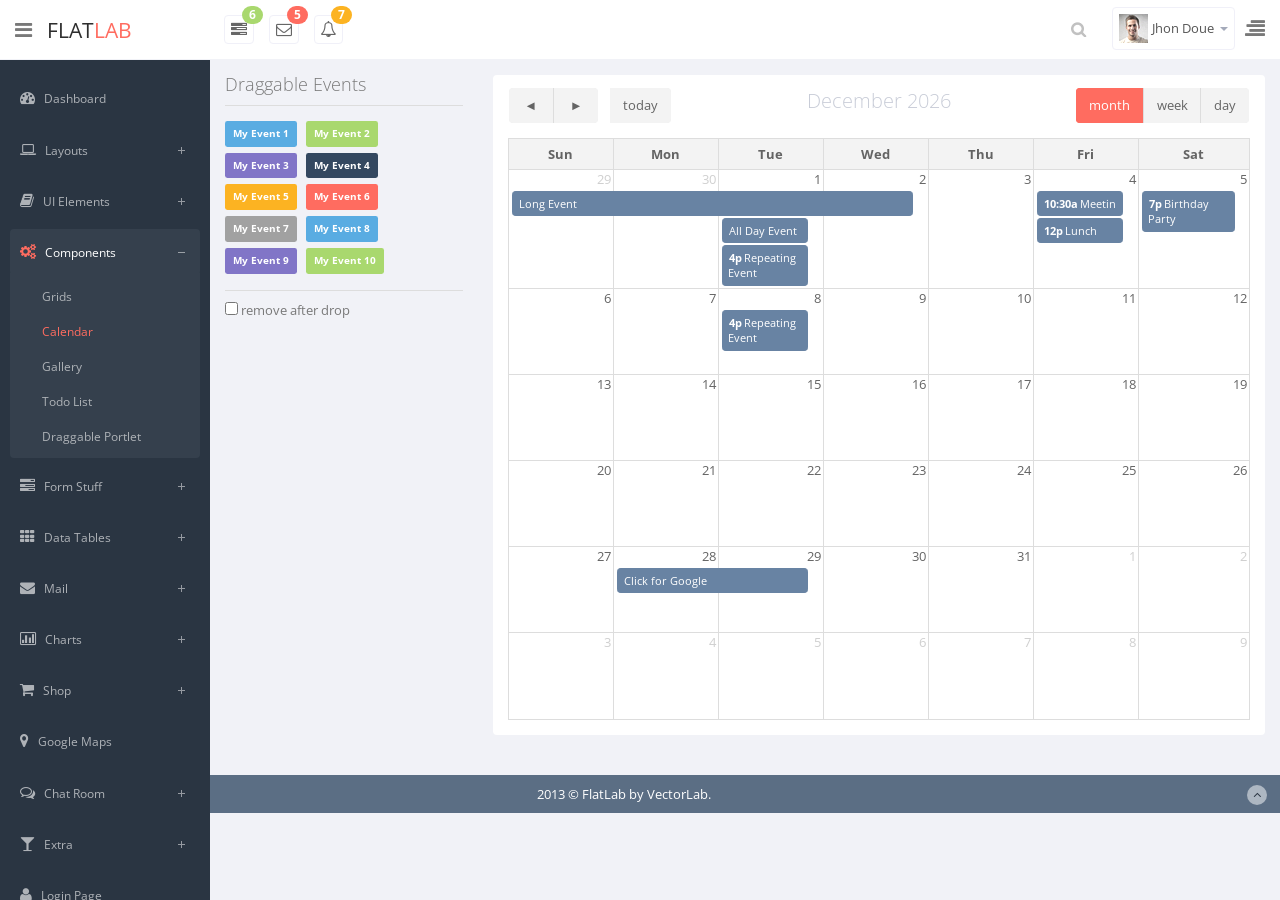
<file: resources/views/admin/html/calendar.html>
<!DOCTYPE html>
<html lang="en">
  
<!-- Mirrored from thevectorlab.net/flatlab/calendar.html by HTTrack Website Copier/3.x [XR&CO'2014], Fri, 14 Aug 2015 03:44:23 GMT -->
<head>
    <meta charset="utf-8">
    <meta name="viewport" content="width=device-width, initial-scale=1.0">
    <meta name="description" content="">
    <meta name="author" content="Mosaddek">
    <meta name="keyword" content="FlatLab, Dashboard, Bootstrap, Admin, Template, Theme, Responsive, Fluid, Retina">
    <link rel="shortcut icon" href="img/favicon.html">

    <title>Calendar</title>

    <!-- Bootstrap core CSS -->
    <link href="css/bootstrap.min.css" rel="stylesheet">
    <link href="css/bootstrap-reset.css" rel="stylesheet">
    <!--external css-->
    <link href="assets/font-awesome/css/font-awesome.css" rel="stylesheet" />
    <link href="assets/fullcalendar/fullcalendar/bootstrap-fullcalendar.css" rel="stylesheet" />
      <!--right slidebar-->
      <link href="css/slidebars.css" rel="stylesheet">
    <!-- Custom styles for this template -->
    <link href="css/style.css" rel="stylesheet">
    <link href="css/style-responsive.css" rel="stylesheet" />

    <!-- HTML5 shim and Respond.js IE8 support of HTML5 tooltipss and media queries -->
    <!--[if lt IE 9]>
      <script src="js/html5shiv.js"></script>
      <script src="js/respond.min.js"></script>
    <![endif]-->
  </head>

  <body>

  <section id="container" class="">
      <!--header start-->
      <header class="header white-bg">
          <div class="sidebar-toggle-box">
              <div data-original-title="Toggle Navigation" data-placement="right" class="fa fa-bars tooltips"></div>
          </div>
          <!--logo start-->
          <a href="index.html" class="logo" >Flat<span>lab</span></a>
          <!--logo end-->
          <div class="nav notify-row" id="top_menu">
            <!--  notification start -->
            <ul class="nav top-menu">
              <!-- settings start -->
              <li class="dropdown">
                  <a data-toggle="dropdown" class="dropdown-toggle" href="#">
                      <i class="fa fa-tasks"></i>
                      <span class="badge bg-success">6</span>
                  </a>
                  <ul class="dropdown-menu extended tasks-bar">
                      <div class="notify-arrow notify-arrow-green"></div>
                      <li>
                          <p class="green">You have 6 pending tasks</p>
                      </li>
                      <li>
                          <a href="#">
                              <div class="task-info">
                                  <div class="desc">Dashboard v1.3</div>
                                  <div class="percent">40%</div>
                              </div>
                              <div class="progress progress-striped">
                                  <div class="progress-bar progress-bar-success" role="progressbar" aria-valuenow="40" aria-valuemin="0" aria-valuemax="100" style="width: 40%">
                                      <span class="sr-only">40% Complete (success)</span>
                                  </div>
                              </div>
                          </a>
                      </li>
                      <li>
                          <a href="#">
                              <div class="task-info">
                                  <div class="desc">Database Update</div>
                                  <div class="percent">60%</div>
                              </div>
                              <div class="progress progress-striped">
                                  <div class="progress-bar progress-bar-warning" role="progressbar" aria-valuenow="60" aria-valuemin="0" aria-valuemax="100" style="width: 60%">
                                      <span class="sr-only">60% Complete (warning)</span>
                                  </div>
                              </div>
                          </a>
                      </li>
                      <li>
                          <a href="#">
                              <div class="task-info">
                                  <div class="desc">Iphone Development</div>
                                  <div class="percent">87%</div>
                              </div>
                              <div class="progress progress-striped">
                                  <div class="progress-bar progress-bar-info" role="progressbar" aria-valuenow="20" aria-valuemin="0" aria-valuemax="100" style="width: 87%">
                                      <span class="sr-only">87% Complete</span>
                                  </div>
                              </div>
                          </a>
                      </li>
                      <li>
                          <a href="#">
                              <div class="task-info">
                                  <div class="desc">Mobile App</div>
                                  <div class="percent">33%</div>
                              </div>
                              <div class="progress progress-striped">
                                  <div class="progress-bar progress-bar-danger" role="progressbar" aria-valuenow="80" aria-valuemin="0" aria-valuemax="100" style="width: 33%">
                                      <span class="sr-only">33% Complete (danger)</span>
                                  </div>
                              </div>
                          </a>
                      </li>
                      <li>
                          <a href="#">
                              <div class="task-info">
                                  <div class="desc">Dashboard v1.3</div>
                                  <div class="percent">45%</div>
                              </div>
                              <div class="progress progress-striped active">
                                  <div class="progress-bar"  role="progressbar" aria-valuenow="45" aria-valuemin="0" aria-valuemax="100" style="width: 45%">
                                      <span class="sr-only">45% Complete</span>
                                  </div>
                              </div>

                          </a>
                      </li>
                      <li class="external">
                          <a href="#">See All Tasks</a>
                      </li>
                  </ul>
              </li>
              <!-- settings end -->
              <!-- inbox dropdown start-->
              <li id="header_inbox_bar" class="dropdown">
                  <a data-toggle="dropdown" class="dropdown-toggle" href="#">
                      <i class="fa fa-envelope-o"></i>
                      <span class="badge bg-important">5</span>
                  </a>
                  <ul class="dropdown-menu extended inbox">
                      <div class="notify-arrow notify-arrow-red"></div>
                      <li>
                          <p class="red">You have 5 new messages</p>
                      </li>
                      <li>
                          <a href="#">
                              <span class="photo"><img alt="avatar" src="img/avatar-mini.jpg"></span>
                                    <span class="subject">
                                    <span class="from">Jonathan Smith</span>
                                    <span class="time">Just now</span>
                                    </span>
                                    <span class="message">
                                        Hello, this is an example msg.
                                    </span>
                          </a>
                      </li>
                      <li>
                          <a href="#">
                              <span class="photo"><img alt="avatar" src="img/avatar-mini2.jpg"></span>
                                    <span class="subject">
                                    <span class="from">Jhon Doe</span>
                                    <span class="time">10 mins</span>
                                    </span>
                                    <span class="message">
                                     Hi, Jhon Doe Bhai how are you ?
                                    </span>
                          </a>
                      </li>
                      <li>
                          <a href="#">
                              <span class="photo"><img alt="avatar" src="img/avatar-mini3.jpg"></span>
                                    <span class="subject">
                                    <span class="from">Jason Stathum</span>
                                    <span class="time">3 hrs</span>
                                    </span>
                                    <span class="message">
                                        This is awesome dashboard.
                                    </span>
                          </a>
                      </li>
                      <li>
                          <a href="#">
                              <span class="photo"><img alt="avatar" src="img/avatar-mini4.jpg"></span>
                                    <span class="subject">
                                    <span class="from">Jondi Rose</span>
                                    <span class="time">Just now</span>
                                    </span>
                                    <span class="message">
                                        Hello, this is metrolab
                                    </span>
                          </a>
                      </li>
                      <li>
                          <a href="#">See all messages</a>
                      </li>
                  </ul>
              </li>
              <!-- inbox dropdown end -->
              <!-- notification dropdown start-->
              <li id="header_notification_bar" class="dropdown">
                  <a data-toggle="dropdown" class="dropdown-toggle" href="#">

                      <i class="fa fa-bell-o"></i>
                      <span class="badge bg-warning">7</span>
                  </a>
                  <ul class="dropdown-menu extended notification">
                      <div class="notify-arrow notify-arrow-yellow"></div>
                      <li>
                          <p class="yellow">You have 7 new notifications</p>
                      </li>
                      <li>
                          <a href="#">
                              <span class="label label-danger"><i class="fa fa-bolt"></i></span>
                              Server #3 overloaded.
                              <span class="small italic">34 mins</span>
                          </a>
                      </li>
                      <li>
                          <a href="#">
                              <span class="label label-warning"><i class="fa fa-bell"></i></span>
                              Server #10 not respoding.
                              <span class="small italic">1 Hours</span>
                          </a>
                      </li>
                      <li>
                          <a href="#">
                              <span class="label label-danger"><i class="fa fa-bolt"></i></span>
                              Database overloaded 24%.
                              <span class="small italic">4 hrs</span>
                          </a>
                      </li>
                      <li>
                          <a href="#">
                              <span class="label label-success"><i class="fa fa-plus"></i></span>
                              New user registered.
                              <span class="small italic">Just now</span>
                          </a>
                      </li>
                      <li>
                          <a href="#">
                              <span class="label label-info"><i class="fa fa-bullhorn"></i></span>
                              Application error.
                              <span class="small italic">10 mins</span>
                          </a>
                      </li>
                      <li>
                          <a href="#">See all notifications</a>
                      </li>
                  </ul>
              </li>
              <!-- notification dropdown end -->
          </ul>
          </div>
          <div class="top-nav ">
              <ul class="nav pull-right top-menu">
                  <li>
                      <input type="text" class="form-control search" placeholder="Search">
                  </li>
                  <!-- user login dropdown start-->
                  <li class="dropdown">
                      <a data-toggle="dropdown" class="dropdown-toggle" href="#">
                          <img alt="" src="img/avatar1_small.jpg">
                          <span class="username">Jhon Doue</span>
                          <b class="caret"></b>
                      </a>
                      <ul class="dropdown-menu extended logout">
                          <div class="log-arrow-up"></div>
                          <li><a href="#"><i class=" fa fa-suitcase"></i>Profile</a></li>
                          <li><a href="#"><i class="fa fa-cog"></i> Settings</a></li>
                          <li><a href="#"><i class="fa fa-bell-o"></i> Notification</a></li>
                          <li><a href="login.html"><i class="fa fa-key"></i> Log Out</a></li>
                      </ul>
                  </li>
                  <!-- user login dropdown end -->
                  <li class="sb-toggle-right">
                      <i class="fa  fa-align-right"></i>
                  </li>
              </ul>
          </div>
      </header>
      <!--header end-->
      <!--sidebar start-->
      <aside>
          <div id="sidebar"  class="nav-collapse ">
              <!-- sidebar menu start-->
              <ul class="sidebar-menu" id="nav-accordion">
                  <li>
                      <a href="index.html">
                          <i class="fa fa-dashboard"></i>
                          <span>Dashboard</span>
                      </a>
                  </li>

                  <li class="sub-menu">
                      <a href="javascript:;">
                          <i class="fa fa-laptop"></i>
                          <span>Layouts</span>
                      </a>
                      <ul class="sub">
                          <li><a  href="boxed_page.html">Boxed Page</a></li>
                          <li><a  href="horizontal_menu.html">Horizontal Menu</a></li>
                          <li><a  href="header-color.html">Different Color Top bar</a></li>
                          <li><a  href="mega_menu.html">Mega Menu</a></li>
                          <li><a  href="language_switch_bar.html">Language Switch Bar</a></li>
                          <li><a  href="email_template.html" target="_blank">Email Template</a></li>
                      </ul>
                  </li>

                  <li class="sub-menu">
                      <a href="javascript:;">
                          <i class="fa fa-book"></i>
                          <span>UI Elements</span>
                      </a>
                      <ul class="sub">
                          <li><a  href="general.html">General</a></li>
                          <li><a  href="buttons.html">Buttons</a></li>
                          <li><a  href="modal.html">Modal</a></li>
                          <li><a  href="toastr.html">Toastr Notifications</a></li>
                          <li><a  href="widget.html">Widget</a></li>
                          <li><a  href="slider.html">Slider</a></li>
                          <li><a  href="nestable.html">Nestable</a></li>
                          <li><a  href="tree.html">Tree View</a></li>
                          <li><a  href="font_awesome.html">Font Awesome</a></li>
                      </ul>
                  </li>

                  <li class="sub-menu">
                      <a href="javascript:;" class="active">
                          <i class="fa fa-cogs"></i>
                          <span>Components</span>
                      </a>
                      <ul class="sub">
                          <li><a  href="grids.html">Grids</a></li>
                          <li class="active"><a  href="calendar.html">Calendar</a></li>
                          <li><a  href="gallery.html">Gallery</a></li>
                          <li><a  href="todo_list.html">Todo List</a></li>
                          <li><a  href="draggable_portlet.html">Draggable Portlet</a></li>
                      </ul>
                  </li>
                  <li class="sub-menu">
                      <a href="javascript:;" >
                          <i class="fa fa-tasks"></i>
                          <span>Form Stuff</span>
                      </a>
                      <ul class="sub">
                          <li><a  href="form_component.html">Form Components</a></li>
                          <li><a  href="advanced_form_components.html">Advanced Components</a></li>
                          <li><a  href="form_wizard.html">Form Wizard</a></li>
                          <li><a  href="form_validation.html">Form Validation</a></li>
                          <li><a  href="dropzone.html">Dropzone File Upload</a></li>
                          <li><a  href="inline_editor.html">Inline Editor</a></li>
                          <li><a  href="image_cropping.html">Image Cropping</a></li>
                          <li><a  href="file_upload.html">Multiple File Upload</a></li>
                      </ul>
                  </li>
                  <li class="sub-menu">
                      <a href="javascript:;" >
                          <i class="fa fa-th"></i>
                          <span>Data Tables</span>
                      </a>
                      <ul class="sub">
                          <li><a  href="basic_table.html">Basic Table</a></li>
                          <li><a  href="responsive_table.html">Responsive Table</a></li>
                          <li><a  href="dynamic_table.html">Dynamic Table</a></li>
                          <li><a  href="editable_table.html">Editable Table</a></li>
                      </ul>
                  </li>
                  <li class="sub-menu">
                      <a href="javascript:;" >
                          <i class=" fa fa-envelope"></i>
                          <span>Mail</span>
                      </a>
                      <ul class="sub">
                          <li><a  href="inbox.html">Inbox</a></li>
                          <li><a  href="inbox_details.html">Inbox Details</a></li>
                      </ul>
                  </li>
                  <li class="sub-menu">
                      <a href="javascript:;" >
                          <i class=" fa fa-bar-chart-o"></i>
                          <span>Charts</span>
                      </a>
                      <ul class="sub">
                          <li><a  href="morris.html">Morris</a></li>
                          <li><a  href="chartjs.html">Chartjs</a></li>
                          <li><a  href="flot_chart.html">Flot Charts</a></li>
                          <li><a  href="xchart.html">xChart</a></li>
                      </ul>
                  </li>
                  <li class="sub-menu">
                      <a href="javascript:;" >
                          <i class="fa fa-shopping-cart"></i>
                          <span>Shop</span>
                      </a>
                      <ul class="sub">
                          <li><a  href="product_list.html">List View</a></li>
                          <li><a  href="product_details.html">Details View</a></li>
                      </ul>
                  </li>
                  <li>
                      <a href="google_maps.html" >
                          <i class="fa fa-map-marker"></i>
                          <span>Google Maps </span>
                      </a>
                  </li>
                  <li class="sub-menu">
                      <a href="javascript:;">
                          <i class="fa fa-comments-o"></i>
                          <span>Chat Room</span>
                      </a>
                      <ul class="sub">
                          <li><a  href="lobby.html">Lobby</a></li>
                          <li><a  href="chat_room.html"> Chat Room</a></li>
                      </ul>
                  </li>
                  <li class="sub-menu">
                      <a href="javascript:;" >
                          <i class="fa fa-glass"></i>
                          <span>Extra</span>
                      </a>
                      <ul class="sub">
                          <li><a  href="blank.html">Blank Page</a></li>
                          <li><a  href="sidebar_closed.html">Sidebar Closed</a></li>
                          <li><a  href="people_directory.html">People Directory</a></li>
                          <li><a  href="coming_soon.html">Coming Soon</a></li>
                          <li><a  href="lock_screen.html">Lock Screen</a></li>
                          <li><a  href="profile.html">Profile</a></li>
                          <li><a  href="invoice.html">Invoice</a></li>
                          <li><a  href="project_list.html">Project List</a></li>
                          <li><a  href="project_details.html">Project Details</a></li>
                          <li><a  href="search_result.html">Search Result</a></li>
                          <li><a  href="pricing_table.html">Pricing Table</a></li>
                          <li><a  href="faq.html">FAQ</a></li>
                          <li><a  href="fb_wall.html">FB Wall</a></li>
                          <li><a  href="404.html">404 Error</a></li>
                          <li><a  href="500.html">500 Error</a></li>
                      </ul>
                  </li>
                  <li>
                      <a  href="login.html">
                          <i class="fa fa-user"></i>
                          <span>Login Page</span>
                      </a>
                  </li>

                  <!--multi level menu start-->
                  <li class="sub-menu">
                      <a href="javascript:;" >
                          <i class="fa fa-sitemap"></i>
                          <span>Multi level Menu</span>
                      </a>
                      <ul class="sub">
                          <li><a  href="javascript:;">Menu Item 1</a></li>
                          <li class="sub-menu">
                              <a  href="boxed_page.html">Menu Item 2</a>
                              <ul class="sub">
                                  <li><a  href="javascript:;">Menu Item 2.1</a></li>
                                  <li class="sub-menu">
                                      <a  href="javascript:;">Menu Item 3</a>
                                      <ul class="sub">
                                          <li><a  href="javascript:;">Menu Item 3.1</a></li>
                                          <li><a  href="javascript:;">Menu Item 3.2</a></li>
                                      </ul>
                                  </li>
                              </ul>
                          </li>
                      </ul>
                  </li>
                  <!--multi level menu end-->

              </ul>
              <!-- sidebar menu end-->
          </div>
      </aside>
      <!--sidebar end-->
      <!--main content start-->
      <section id="main-content">
          <section class="wrapper">
              <!-- page start-->
              <div class="row">
                  <aside class="col-lg-3">
                      <h4 class="drg-event-title"> Draggable Events</h4>
                      <div id='external-events'>
                          <div class='external-event label label-primary'>My Event 1</div>
                          <div class='external-event label label-success'>My Event 2</div>
                          <div class='external-event label label-info'>My Event 3</div>
                          <div class='external-event label label-inverse'>My Event 4</div>
                          <div class='external-event label label-warning'>My Event 5</div>
                          <div class='external-event label label-danger'>My Event 6</div>
                          <div class='external-event label label-default'>My Event 7</div>
                          <div class='external-event label label-primary'>My Event 8</div>
                          <div class='external-event label label-info'>My Event 9</div>
                          <div class='external-event label label-success'>My Event 10</div>
                          <p class="border-top drp-rmv">
                              <input type='checkbox' id='drop-remove' />
                              remove after drop
                          </p>
                      </div>
                  </aside>
                  <aside class="col-lg-9">
                      <section class="panel">
                          <div class="panel-body">
                              <div id="calendar" class="has-toolbar"></div>
                          </div>
                      </section>
                  </aside>
              </div>
              <!-- page end-->
          </section>
      </section>
      <!--main content end-->
      <!-- Right Slidebar start -->
      <div class="sb-slidebar sb-right sb-style-overlay">
          <h5 class="side-title">Online Customers</h5>
          <ul class="quick-chat-list">
              <li class="online">
                  <div class="media">
                      <a href="#" class="pull-left media-thumb">
                          <img alt="" src="img/chat-avatar2.jpg" class="media-object">
                      </a>
                      <div class="media-body">
                          <strong>John Doe</strong>
                          <small>Dream Land, AU</small>
                      </div>
                  </div><!-- media -->
              </li>
              <li class="online">
                  <div class="media">
                      <a href="#" class="pull-left media-thumb">
                          <img alt="" src="img/chat-avatar.jpg" class="media-object">
                      </a>
                      <div class="media-body">
                          <div class="media-status">
                              <span class=" badge bg-important">3</span>
                          </div>
                          <strong>Jonathan Smith</strong>
                          <small>United States</small>
                      </div>
                  </div><!-- media -->
              </li>

              <li class="online">
                  <div class="media">
                      <a href="#" class="pull-left media-thumb">
                          <img alt="" src="img/pro-ac-1.png" class="media-object">
                      </a>
                      <div class="media-body">
                          <div class="media-status">
                              <span class=" badge bg-success">5</span>
                          </div>
                          <strong>Jane Doe</strong>
                          <small>ABC, USA</small>
                      </div>
                  </div><!-- media -->
              </li>
              <li class="online">
                  <div class="media">
                      <a href="#" class="pull-left media-thumb">
                          <img alt="" src="img/avatar1.jpg" class="media-object">
                      </a>
                      <div class="media-body">
                          <strong>Anjelina Joli</strong>
                          <small>Fockland, UK</small>
                      </div>
                  </div><!-- media -->
              </li>
              <li class="online">
                  <div class="media">
                      <a href="#" class="pull-left media-thumb">
                          <img alt="" src="img/mail-avatar.jpg" class="media-object">
                      </a>
                      <div class="media-body">
                          <div class="media-status">
                              <span class=" badge bg-warning">7</span>
                          </div>
                          <strong>Mr Tasi</strong>
                          <small>Dream Land, USA</small>
                      </div>
                  </div><!-- media -->
              </li>
          </ul>
          <h5 class="side-title"> pending Task</h5>
          <ul class="p-task tasks-bar">
              <li>
                  <a href="#">
                      <div class="task-info">
                          <div class="desc">Dashboard v1.3</div>
                          <div class="percent">40%</div>
                      </div>
                      <div class="progress progress-striped">
                          <div style="width: 40%" aria-valuemax="100" aria-valuemin="0" aria-valuenow="40" role="progressbar" class="progress-bar progress-bar-success">
                              <span class="sr-only">40% Complete (success)</span>
                          </div>
                      </div>
                  </a>
              </li>
              <li>
                  <a href="#">
                      <div class="task-info">
                          <div class="desc">Database Update</div>
                          <div class="percent">60%</div>
                      </div>
                      <div class="progress progress-striped">
                          <div style="width: 60%" aria-valuemax="100" aria-valuemin="0" aria-valuenow="60" role="progressbar" class="progress-bar progress-bar-warning">
                              <span class="sr-only">60% Complete (warning)</span>
                          </div>
                      </div>
                  </a>
              </li>
              <li>
                  <a href="#">
                      <div class="task-info">
                          <div class="desc">Iphone Development</div>
                          <div class="percent">87%</div>
                      </div>
                      <div class="progress progress-striped">
                          <div style="width: 87%" aria-valuemax="100" aria-valuemin="0" aria-valuenow="20" role="progressbar" class="progress-bar progress-bar-info">
                              <span class="sr-only">87% Complete</span>
                          </div>
                      </div>
                  </a>
              </li>
              <li>
                  <a href="#">
                      <div class="task-info">
                          <div class="desc">Mobile App</div>
                          <div class="percent">33%</div>
                      </div>
                      <div class="progress progress-striped">
                          <div style="width: 33%" aria-valuemax="100" aria-valuemin="0" aria-valuenow="80" role="progressbar" class="progress-bar progress-bar-danger">
                              <span class="sr-only">33% Complete (danger)</span>
                          </div>
                      </div>
                  </a>
              </li>
              <li>
                  <a href="#">
                      <div class="task-info">
                          <div class="desc">Dashboard v1.3</div>
                          <div class="percent">45%</div>
                      </div>
                      <div class="progress progress-striped active">
                          <div style="width: 45%" aria-valuemax="100" aria-valuemin="0" aria-valuenow="45" role="progressbar" class="progress-bar">
                              <span class="sr-only">45% Complete</span>
                          </div>
                      </div>

                  </a>
              </li>
              <li class="external">
                  <a href="#">See All Tasks</a>
              </li>
          </ul>
      </div>
      <!-- Right Slidebar end -->
      <!--footer start-->
      <footer class="site-footer">
          <div class="text-center">
              2013 &copy; FlatLab by VectorLab.
              <a href="#" class="go-top">
                  <i class="fa fa-angle-up"></i>
              </a>
          </div>
      </footer>
      <!--footer end-->
  </section>

    <!-- js placed at the end of the document so the pages load faster -->
    <script src="js/jquery.js"></script>
  <script type="text/javascript" src="js/jquery-ui-1.9.2.custom.min.js"></script>
  <script src="assets/fullcalendar/fullcalendar/fullcalendar.min.js"></script>
  <script src="js/bootstrap.min.js"></script>
  <script class="include" type="text/javascript" src="js/jquery.dcjqaccordion.2.7.js"></script>
  <script src="js/jquery.scrollTo.min.js"></script>
  <script src="js/jquery.nicescroll.js" type="text/javascript"></script>
  <script src="js/respond.min.js" ></script>

  <!--right slidebar-->
  <script src="js/slidebars.min.js"></script>

    <!--common script for all pages-->
    <script src="js/common-scripts.js"></script>

    <!--script for this page only-->
    <script src="js/external-dragging-calendar.js"></script>

  </body>

<!-- Mirrored from thevectorlab.net/flatlab/calendar.html by HTTrack Website Copier/3.x [XR&CO'2014], Fri, 14 Aug 2015 03:44:26 GMT -->
</html>
</file>
<file: resources/views/admin/html/css/slidebars.css>
/* -----------------------------------
 * Slidebars
 * Version 0.10 Development
 * http://plugins.adchsm.me/slidebars/
 *
 * Written by Adam Smith
 * http://www.adchsm.me/
 *
 * Released under MIT License
 * http://plugins.adchsm.me/slidebars/license.txt
 *
 * -------------------
 * Slidebars CSS Index
 *
 * 001 - Box Model, Html & Body
 * 002 - Site
 * 003 - Slidebars
 * 004 - Animation
 * 005 - Helper Classes
 *
 * ----------------------------
 * 001 - Box Model, Html & Body
 */


/* ----------
 * 002 - Site
 */

#sb-site, .sb-site {
	/* You may now use .sb-site as your site container if you wish to use your own id. However please make sure you don't set any of the follwoing styles any differently on your id. */
	width: 100%;
	position: relative;
	z-index: 1; /* Site sits above Slidebars */
	/*background-color: #ffffff; *//* Default background colour, overwrite this with your own css. */
}

/* ---------------
 * 003 - Slidebars
 */

.sb-slidebar {
	height: 100%;
	overflow-y: auto; /* Enable vertical scrolling on Slidebars when needed. */
	position: fixed;
	top: 0;
	z-index: 0; /* Slidebars sit behind sb-site. */
	visibility: hidden; /* Initially hide the Slidebars. */
	background-color: #222222; /* Default Slidebars background colour, overwrite this with your own css. */
}

.sb-left {
	left: 0; /* Set Slidebar to the left. */
}

.sb-right {
	right: 0; /* Set Slidebar to the right. */
}

html.sb-static .sb-slidebar,
.sb-slidebar.sb-static {
	position: absolute; /* Makes Slidebars scroll naturally with the site, and unfixes them for Android Browser < 3 and iOS < 5. */
}

.sb-slidebar.sb-active {
	visibility: visible; /* Makes Slidebars visibile when open. */
}

.sb-slidebar.sb-style-overlay {
	z-index: 9999; /* Set z-index high to ensure it overlays any other site elements. */
}

/* Slidebar widths for devices that don't support media queries. */
	.sb-slidebar {
		width: 30%;
	}
	
	.sb-width-thin {
		width: 15%;
	}
	
	.sb-width-wide {
		width: 45%;
	}

@media (max-width: 480px) { /* Slidebar width on extra small screens. */
	.sb-slidebar {
		width: 70%;
	}
	
	.sb-width-thin {
		width: 55%;
	}
	
	.sb-width-wide {
		width: 85%;
	}
}

@media (min-width: 481px) { /* Slidebar width on small screens. */
	.sb-slidebar {
		width: 55%;
	}
	
	.sb-width-thin {
		width: 40%;
	}
	
	.sb-width-wide {
		width: 70%;
	}
}

@media (min-width: 768px) { /* Slidebar width on small screens. */
	.sb-slidebar {
		width: 40%;
	}
	
	.sb-width-thin {
		width: 25%;
	}
	
	.sb-width-wide {
		width: 55%;
	}
}

@media (min-width: 992px) { /* Slidebar width on medium screens. */
	.sb-slidebar {
		width: 30%;
	}
	
	.sb-width-thin {
		width: 15%;
	}
	
	.sb-width-wide {
		width: 45%;
	}
}

@media (min-width: 1200px) { /* Slidebar width on large screens. */
	.sb-slidebar {
		width: 20%;
	}
	
	.sb-width-thin {
		width: 5%;
	}
	
	.sb-width-wide {
		width: 35%;
	}
}

/* ---------------
 * 004 - Animation
 */

.sb-slide, #sb-site, .sb-site, .sb-slidebar {
	-webkit-transition: -webkit-transform 400ms ease;
	   -moz-transition: -moz-transform 400ms ease;
	     -o-transition: -o-transform 400ms ease;
	        transition: transform 400ms ease;
	-webkit-transition-property: -webkit-transform, left, right; /* Add left/right for Android < 4.4. */
	-webkit-backface-visibility: hidden; /* Prevents flickering. This is non essential, and you may remove it if your having problems with fixed background images in Chrome. */
}

/* --------------------
 * 005 - Helper Classes
 */
 
.sb-hide { 
	display: none; /* Optionally applied to control classes when Slidebars is disabled over a certain width. */
}

.sb-submenu-active{
    display:block;
    }
</file>
<file: resources/views/admin/html/css/style-responsive.css>
@media (min-width: 980px) {
    /*-----*/
    .custom-bar-chart {
        margin-bottom: 40px;
    }

}

@media (max-width: 767px) and (max-width: 979px) {

    .navbar-collapse, .navbar-collapse.in, .mega-menu ul li a {
        width: 100%;
    }

    .mega-menu .navbar-nav {
        height: 100%;
    }

    .mega-bg {
        position: relative;
    }

    .mail-box .sm-side {
        width: 30%;
    }

    .mail-box .lg-side {
        width: 70%;
    }
    /*-----*/
    .custom-bar-chart {
        margin-bottom: 40px;
    }

    /*chat room*/

    .chat-room aside {
        display: block;
    }
    .chat-room .left-side, .chat-room .mid-side, .chat-room .right-side, .chat-room .left-side footer {
        width: 100%;
    }

    .chat-room .left-side footer {
        position: relative;
    }

    ul.chat-user {
        margin-bottom: 20px;
    }

    .chat-room .left-side , .chat-room .mid-side{
        margin-bottom: 10px;

    }

    .chat-room .left-side .user-head , .chat-room-head, .chat-room .right-side .user-head{
        border-radius: 4px 4px 0 0;
        -webit-border-radius: 4px 4px 0 0;
    }
    .chat-room .left-side footer {
        border-radius: 0 0 4px 4px;
        -webkit-border-radius: 0 0 4px 4px;
    }
    /**/
    .chat-room .right-side .user-head {
        float: left;
        width: 100%;
    }

    .chat-room .mid-side footer {
        position: relative;
        float: left;
        width: 100%;
        border-right: 0;
    }

    .chat-txt {
        width: 65%;
    }

    .chat-room .right-side footer {
        width: 100%;
        position: relative;
    }

    .chat-room .mid-side {
        margin-bottom: 0!important;
    }


}

@media (max-width: 768px) {

    .header {
        position: absolute;
    }

    /*sidebar*/


    #sidebar {
        display: none;
    }

    .sidebar-close #sidebar {
        height: auto;
        /*overflow: hidden;*/
        overflow-y: auto;
        position: absolute;
        width: 100%;
        z-index: 1001;
        display: block;
    }


    /* body container */
    #main-content {
        margin: 0px!important;
        position: none !important;
    }

    #sidebar > ul > li > a > span {
        line-height: 35px;
    }

    #sidebar > ul > li {
        margin: 0 10px 5px 10px;
    }
    #sidebar > ul > li > a {
        height:35px;
        line-height:35px;
        padding: 0 10px;
        text-align: left;
    }
    #sidebar > ul > li > a i{
        /*display: none !important;*/
    }

    .mail-info, .mail-info:hover {
        display: none !important;
    }
    #sidebar ul > li > a .arrow, #sidebar > ul > li > a .arrow.open {
        margin-right: 10px;
        margin-top: 15px;
    }

    #sidebar ul > li.active > a .arrow, #sidebar ul > li > a:hover .arrow, #sidebar ul > li > a:focus .arrow,
    #sidebar > ul > li.active > a .arrow.open, #sidebar > ul > li > a:hover .arrow.open, #sidebar > ul > li > a:focus .arrow.open{
        margin-top: 15px;
    }

    #sidebar > ul > li > a, #sidebar > ul > li > ul.sub > li {
        width: 100%;
    }
    #sidebar > ul > li > ul.sub > li > a {
        background: transparent !important ;
    }
    #sidebar > ul > li > ul.sub > li > a:hover {
        /*background: #4A8BC2 !important ;*/
    }


    /* sidebar */
    #sidebar {
        margin: 0px !important;
    }

    /* sidebar collabler */
    #sidebar .btn-navbar.collapsed .arrow {
        display: none;
    }

    #sidebar .btn-navbar .arrow {
        position: absolute;
        right: 35px;
        width: 0;
        height: 0;
        top:48px;
        border-bottom: 15px solid #282e36;
        border-left: 15px solid transparent;
        border-right: 15px solid transparent;
    }


    /*---------*/

    .modal-footer .btn {
        margin-bottom: 0px !important;
    }

    .btn {
        margin-bottom: 5px;
    }




    .mail-box aside {
        display: block;
    }

    .mail-box .sm-side , .mail-box .lg-side{
        width: 100% ;
    }

    /* full calendar fix */
    .fc-header-right {
        left:25px;
        position: absolute;
    }

    .fc-header-left .fc-button {
        margin: 0px !important;
        top: -10px !important;
    }

    .fc-header-right .fc-button {
        margin: 0px !important;
        top: -50px !important;
    }

    .fc-state-active, .fc-state-active .fc-button-inner, .fc-state-hover, .fc-state-hover .fc-button-inner {
        background: none !important;
        color: #FFFFFF !important;
    }

    .fc-state-default, .fc-state-default .fc-button-inner {
        background: none !important;
    }

    .fc-button {
        border: none !important;
        margin-right: 2px;
    }

    .fc-view {
        top: 0px !important;
    }

    .fc-button .fc-button-inner {
        margin: 0px !important;
        padding: 2px !important;
        border: none !important;
        margin-right: 2px !important;
        background-color: #fafafa !important;
        background-image: -moz-linear-gradient(top, #fafafa, #efefef) !important;
        background-image: -webkit-gradient(linear, 0 0, 0 100%, from(#fafafa), to(#efefef)) !important;
        background-image: -webkit-linear-gradient(top, #fafafa, #efefef) !important;
        background-image: -o-linear-gradient(top, #fafafa, #efefef) !important;
        background-image: linear-gradient(to bottom, #fafafa, #efefef) !important;
        filter: progid:dximagetransform.microsoft.gradient(startColorstr='#fafafa', endColorstr='#efefef', GradientType=0) !important;
        -webkit-box-shadow: 0 1px 0px rgba(255, 255, 255, .8) !important;
        -moz-box-shadow: 0 1px 0px rgba(255, 255, 255, .8) !important;
        box-shadow: 0 1px 0px rgba(255, 255, 255, .8) !important;
        -webkit-border-radius: 3px !important;
        -moz-border-radius: 3px !important;
        border-radius: 3px !important;
        color: #646464 !important;
        border: 1px solid #ddd !important;
        text-shadow: 0 1px 0px rgba(255, 255, 255, .6) !important;
        text-align: center;
    }

    .fc-button.fc-state-disabled .fc-button-inner {
        color: #bcbbbb !important;
    }

    .fc-button.fc-state-active .fc-button-inner {
        background-color: #e5e4e4 !important;
        background-image: -moz-linear-gradient(top, #e5e4e4, #dddcdc) !important;
        background-image: -webkit-gradient(linear, 0 0, 0 100%, from(#e5e4e4), to(#dddcdc)) !important;
        background-image: -webkit-linear-gradient(top, #e5e4e4, #dddcdc) !important;
        background-image: -o-linear-gradient(top, #e5e4e4, #dddcdc) !important;
        background-image: linear-gradient(to bottom, #e5e4e4, #dddcdc) !important;
        filter: progid:dximagetransform.microsoft.gradient(startColorstr='#e5e4e4', endColorstr='#dddcdc', GradientType=0) !important;
    }

    .fc-content {
        margin-top: 50px;
    }

    .fc-header-title h2 {
        line-height: 40px !important;
        font-size: 12px !important;
    }

    .fc-header {
        margin-bottom:0px !important;
    }

    /*--*/

    /*.chart-position {*/
        /*margin-top: 0px;*/
    /*}*/

    .timeline-desk .album a {
        margin-bottom: 5px;
        margin-right: 4px;
    }

    .stepy-titles li {
        margin: 10px 3px;
    }

    .mail-option .btn {
        margin-bottom: 0;
    }

    .boxed-page .container #sidebar {
        position:absolute;
    }

    /*--horizontal menu--*/
    .full-width .navbar-toggle {
        border: 1px solid #eaeaea;
    }
    .full-width .navbar-toggle .icon-bar {
        background: #c7c7c7;
    }

    .full-width .navbar-toggle {
        float: left;
        margin-top: 12px;
    }

    .horizontal-menu {
        float: left;
        margin-left:0px;
        width: 70%;
        margin-top: 10px;
    }

    .top-nav {
        position: absolute;
        right: 10px;
        top: 0px;
    }

    .horizontal-menu .navbar-nav > li > a {
        padding-bottom: 10px;
        padding-top: 10px;
    }
    /*-----*/
    .custom-bar-chart {
        margin-bottom: 40px;
    }

    /*menu icon plus minus*/
    .dcjq-icon {
        top: 10px;
    }
    ul.sidebar-menu li ul.sub li a {
        padding: 0;
    }

    /*---*/

    .img-responsive {
        width: 100%;
    }

}



@media (max-width: 480px) {

    .navbar-collapse, .navbar-collapse.in, .mega-menu ul li a {
        width: 100%;
    }

    .mega-menu .navbar-nav {
        height: 100%;
    }

    .mega-bg {
        position: relative;
    }

    .notify-row, .search, .dont-show , .inbox-head .sr-input, .inbox-head .sr-btn{
        display: none;
    }

    .mail-box aside {
        display: block;
    }

    .mail-box .sm-side , .mail-box .lg-side{
        width: 100% ;
    }

    #top_menu .nav > li, ul.top-menu > li {
        float: right;
    }
    .hidden-phone {
        display: none !important;
    }

    .dataTables_filter {
        float: left;
    }

    .dataTables_info {
        margin-bottom: 10px;
    }

    .mail-option .btn {
        margin-bottom: 0;
    }

    .mail-option .inbox-pagination {
        margin-top: 10px;
        float: left;
    }

    .chart-position {
       margin-top: 0px;
     }
    /*--horizontal menu--*/
    .full-width .navbar-toggle {
        border: 1px solid #eaeaea;
    }
    .full-width .navbar-toggle .icon-bar {
        background: #c7c7c7;
    }

    .full-width .navbar-toggle {
        float: left;
        margin-top: 12px;
    }

    .horizontal-menu {
        float: left;
        margin-left:0px;
        width: 100%;
    }

    .top-nav {
        position: absolute;
        right: 10px;
        top: 0px;
    }

    .horizontal-menu .navbar-nav > li > a {
        padding-bottom: 10px;
        padding-top: 10px;
    }

    .ms-container {
        width: 100%;
    }

    .cmt-form {
        display: inline-block;
        width: 84%;
    }

    .navbar-inverse .navbar-toggle:hover, .navbar-inverse .navbar-toggle:focus {
        background-color: #ccc;
        border-color:#ccc ;
    }

    /*chat room*/

    .chat-room aside {
        display: block;
    }
    .chat-room .left-side, .chat-room .mid-side, .chat-room .right-side, .chat-room .left-side footer {
        width: 100%;
    }

    .chat-room .left-side footer {
        position: relative;
    }

    ul.chat-user {
        margin-bottom: 20px;
    }

    .chat-room .left-side , .chat-room .mid-side{
        margin-bottom: 10px;

    }

    .chat-room .left-side .user-head , .chat-room-head, .chat-room .right-side .user-head{
        border-radius: 4px 4px 0 0;
        -webit-border-radius: 4px 4px 0 0;
    }
    .chat-room .left-side footer {
        border-radius: 0 0 4px 4px;
        -webkit-border-radius: 0 0 4px 4px;
    }

    /**/
    .chat-room .right-side .user-head {
        width: 100%;
        float: left;
    }

    .chat-room .mid-side footer {
        position: relative;
        float: left;
        width: 100%;
        border-right: 0;
    }

    .chat-txt {
        width: 65%;
    }

    .chat-room .right-side footer {
        width: 100%;
        position: relative;
    }

    .chat-room .mid-side {
        margin-bottom: 0!important;
    }
}

@media (max-width:320px) {
    .login-social-link a {
        padding: 15px 17px !important;
    }

    .notify-row, .search, .dont-show, .inbox-head .sr-input, .inbox-head .sr-btn {
        display: none;
    }

    .mail-box aside {
        display: block ;
    }

    .mail-box .sm-side , .mail-box .lg-side{
        width: 100% ;
    }

    #top_menu .nav > li, ul.top-menu > li {
        float: right;
    }

    .hidden-phone {
        display: none !important;
    }

    .dataTables_filter {
        float: left;
    }

    .dataTables_info {
        margin-bottom: 10px;
    }

    .mail-option .btn {
        margin-bottom: 0;
    }

    .mail-option .inbox-pagination {
        margin-top: 10px;
        float: left;
    }

    .chart-position {
        margin-top: 0px;
    }

    .lock-wrapper {
        margin: 10% auto;
        max-width: 310px;
    }
    .lock-input {
        width: 82%;
    }

    .cmt-form {
        display: inline-block;
        width: 75%;
    }

    .chat-room .mid-side footer .btn-group {
        display: none;
    }

    .stepy-titles li.current-step div, .stepy-titles li div {
        width: 70px;
        height: 70px;
        line-height: 70px;
    }
}
</file>
<file: resources/views/client/html/assets/css/style.css>
@import url('https://fonts.googleapis.com/css?family=Montserrat:200i,300,300i,400,400i,500,500i,600,600i,700,700i,800,800i,900,900i');
html,
body {
	font-family: 'Montserrat', sans-serif;
	font-size: 14px;
	height: 100%;
	width: 100%;
	line-height: 23px;
	color: #222222;
	font-weight: 300;
}
.teacher-text h4 {
	font-size: 20px;
	font-weight: 300;
	margin-bottom: 0;
}
#map {
	height: 480px;
	width: 100%;
	float: left;
}
section,
footer {
	float: left;
	width: 100%;
}
.h1,
.h2,
.h3,
.h4,
.h5,
.h6,
h1,
h2,
h3,
h4,
h5,
h6 {
	color: inherit;
	font-family: inherit;
	font-weight: 400;
	line-height: 1.5;
}
img {
	max-width: 100%;
}
.section-padding {
	padding: 100px 0;
}
.tittle h2 {
	border-bottom: 2px dashed rgb(221, 221, 221);
	margin-bottom: 50px;
	padding: 0 0 20px;
}
.tittle span {
	color: #FDAC2A;
}
.pagination>li>a,
.pagination>li>span {
	background-color: #fff;
	border: 1px solid #ddd;
	color: #ccc;
	float: left;
	line-height: 1.42857;
	margin-left: -1px;
	padding: 6px 12px;
	position: relative;
	text-decoration: none;
}
a {
	color: #222;
	transition: all 0.35s ease 0s;
	text-decoration: none;
}
a:hover,
a:focus {
	color: rgb(242, 85, 44);
	text-decoration: none;
}
#loading {
	background-image: url("../img/loading.gif");
	background-position: center center;
	background-repeat: no-repeat;
	height: 200px;
	left: 50%;
	margin: -100px 0 0 -100px;
	position: absolute;
	top: 50%;
	width: 200px;
}
#preloader {
	background: #fff none repeat scroll 0 0;
	bottom: 0;
	left: 0;
	position: fixed;
	right: 0;
	top: 0;
	z-index: 9999;
}

/*-------header-----*/

header {
	background: rgba(0, 0, 0, 0) url("../img/header.jpg") no-repeat scroll 0 80px / cover;
	color: rgb(255, 255, 255);
	height: 1000px;
	overflow: hidden;
	transition: all 0.35s ease 0s;
}
.hide-bg {
	background: rgba(0, 0, 0, 0) none repeat scroll 0 0;
	height: auto;
}
.logo {
	float: left;
	text-align: center;
	width: 100%;
}
.phone a {
	color: rgb(255, 255, 255);
}
.dropdown-menu {
	min-width: 150px;
	background-color: rgba(255, 255, 255, 0.95);
	box-shadow: 0 0 0;
	border: medium none;
	z-index: 9999;
}
.mega-dropdown {
	position: static !important;
}
.mega-dropdown-menu {
	box-shadow: none;
	padding: 20px 0;
	width: 100%;
}
.mega-dropdown-menu>li>ul {
	margin: 0;
	padding: 0;
}
.mega-dropdown-menu>li>ul>li {
	list-style: outside none none;
}
.mega-dropdown-menu>li>ul>li>a {
	color: #222;
	display: block;
	padding: 3px 5px;
}
.mega-dropdown-menu>li ul>li>a:hover,
.mega-dropdown-menu>li ul>li>a:focus {
	text-decoration: none;
}
.mega-dropdown-menu .dropdown-header {
	color: #ff3546;
	font-size: 18px;
	line-height: 30px;
	padding: 5px 60px 5px 5px;
}
.dropdown-menu>li>a:focus,
.dropdown-menu>li>a:hover {
	background-color: #FDAC2A;
	color: #fff;
	text-decoration: none;
}
.dropdown-menu>li>a {
	clear: both;
	color: #333;
	display: block;
	font-weight: 400;
	line-height: 1.42857;
	padding: 10px 20px;
	white-space: nowrap;
}
.carousel-control {
	height: 30px;
	top: -35px;
	width: 30px;
}
.left.carousel-control {
	left: inherit;
	right: 30px;
}
.carousel-control .glyphicon-chevron-left,
.carousel-control .glyphicon-chevron-right {
	background-color: #fff;
	border: 1px solid #ddd;
	color: #333;
	font-size: 12px;
	line-height: 30px;
	text-shadow: none;
}
.navbar-inverse .navbar-brand {
	color: #000;
	font-size: 28px;
}
nav {
	background: #fff none repeat scroll 0 0 !important;
	border: 0 none !important;
	border-radius: 0 !important;
	float: left;
	width: 100%;
}
.navbar-fixed-bottom,
.navbar-fixed-top {
	background: rgb(255, 255, 255) none repeat scroll 0 0;
	left: 0;
	padding: 15px 0;
	position: fixed;
	right: 0;
	top: 83px;
	transition: all 0.35s ease 0s;
	z-index: 1030;
}
.affix {
	box-shadow: 0 1px 9px #999;
	padding: 0;
	width: 100%;
	top: 0;
}
.navbar {
	margin-bottom: 0;
}
.navbar-inverse .navbar-nav>li>a {
	color: #222;
	font-size: 14px;
	padding-bottom: 10px;
	padding-top: 10px;
}
.navbar-brand .fa.fa-graduation-cap {
	color: #F2552C;
}
.navbar-inverse .navbar-nav>.open>a,
.navbar-inverse .navbar-nav>.open>a:focus,
.navbar-inverse .navbar-nav>.open>a:hover {
	background-color: #fff;
	color: #F2552C;
}
.navbar-inverse .navbar-nav>li>a:focus,
.navbar-inverse .navbar-nav>li>a:hover {
	background-color: transparent;
	color: #F2552C;
}
.navbar-nav>li>a {
	line-height: 44px;
}
.navbar-inverse .navbar-brand {
	padding: 7px 15px;
}
.mega-menu {
	left: -214px !important;
	padding: 20px 0 20px 5px;
	right: inherit !important;
	width: 636px;
}
.mega-menu ul {
	float: left;
	padding: 0;
	width: 33.333%;
}
.mega-menu li {
	margin-bottom: 15px;
}
.size {
	color: #fff;
	font-size: 45px;
}
.header-hight {
	background-position: 0 -185px;
	height: 400px;
}
.header-text {
	color: #fff;
	display: block;
	font-family: "Montserrat", sans-serif;
	margin: 250px auto auto;
	width: 900px;
}
.header-text h1 {
	color: rgb(242, 85, 44);
	font-size: 27px !important;
	font-weight: 500;
	margin-bottom: 20px;
	line-height: 42px;
}
.header-bg {
	background: rgba(0, 0, 0, 0.8) none repeat scroll 0 0;
	padding: 150px 30px;
}
.header-hight .header-text {
	margin: 100px auto auto;
}
.navbar-right {
	float: right !important;
	margin-right: 0;
}
.header-text>p {
	font-family: "Open Sans Condensed", sans-serif;
	font-size: 17px;
	font-weight: 100;
	line-height: 35px;
	margin: 20px auto auto;
	text-transform: capitalize;
	width: 80%;
}
.header-btn {
	background: rgb(242, 85, 44) none repeat scroll 0 0;
	color: rgb(255, 255, 255);
	display: table;
	font-size: 18px;
	margin: 30px 0 0;
	padding: 20px 20px;
	text-align: center;
	transition: all 0.35s ease 0s;
}
.header-btn:hover {
	background: #fdb33b none repeat scroll 0 0;
	border: medium none;
	color: #fff;
	text-decoration: none;
}
.header-bg p {
	line-height: 30px;
	margin: 30px 0 50px;
}
.top-header {
	background: #091a2f none repeat scroll 0 0;
	float: left;
	padding: 30px 0;
	width: 100%;
}
.top-header .time {
	text-align: right;
}
.top-header .social ul {
	margin-bottom: 0;
	margin-top: 0;
	padding-left: 0;
	text-align: right;
}
.top-header .social li {
	display: inline;
	margin-left: 10px;
}
.top-header .social a {
	color: #fff;
	font-size: 14px;
}
.top-header .social a:hover {
	color: #F2552C;
}
.for-box {
	background: rgb(17, 33, 54) none repeat scroll 0 0;
	padding: 100px 0;
}
.for-box h2 {
	color: #fff;
	font-size: 20px;
	letter-spacing: 1.8px;
	line-height: 35px;
	margin-bottom: 22px;
	margin-top: 38px;
	font-weight: 300;
}
.clr1 {
	text-align: center;
}
.for-box-crecl {
	color: rgb(255, 255, 255);
	font-size: 36px;
}
.brd {
	background: #FDAC2A none repeat scroll 0 0;
	color: #fff;
	margin-bottom: 123px;
	margin-top: -34px;
	padding: 25px 0 15px;
	position: relative;
}
.brd li {
	display: inline;
	margin-right: 10px;
}
.brd a {
	color: #000;
}

/*-------insid-header-----*/

.insid-header {
	background: rgba(0, 0, 0, 0) none repeat scroll 0 0;
	height: auto;
	overflow: inherit;
}
.header-img>img {
	width: 100%;
}
.header-title {
	background: rgb(221, 221, 221) none repeat scroll 0 0;
	float: left;
	margin-top: 94px;
	text-align: center;
	width: 100%;
	padding: 20px 0;
}
.header-title h1 {
	color: rgb(0, 0, 0);
	font-size: 30px !important;
	margin: 0;
	text-transform: uppercase;
}
.dashbord {
	float: left;
	padding: 10px 0;
	width: 100%;
}
.dashbord ul {
	float: right;
	margin: 18px 0 0;
	padding: 0;
}
.dashbord li {
	display: inline;
	margin-left: 30px;
	font-size: 18px;
	position: relative;
}
.dashbord sup {
	background: rgb(242, 85, 44) none repeat scroll 0 0;
	border-radius: 50%;
	color: rgb(255, 255, 255);
	font-size: 7px;
	padding: 4px 5px;
	top: -1.5em;
}
.more-files>h2 {
	border-bottom: 1px solid;
	color: rgb(0, 0, 0);
	font-size: 20px;
	text-align: center;
	padding-bottom: 15px;
}
.file-mg>ul {
	float: left;
}
.file-mg>a {
	background: rgb(242, 85, 44) none repeat scroll 0 0;
	color: rgb(255, 255, 255);
	float: right;
	padding: 5px 30px;
}
.dropbox li {
	font-size: 14px;
}
.more-files>ul {
	float: left;
	margin: 30px 0 30px;
}
.more-files li {
	color: rgb(0, 0, 0);
	display: list-item;
	list-style: outside none none;
	margin-bottom: 30px;
}
.dropbox {
	background: rgb(247, 247, 247) none repeat scroll 0 0;
	border-radius: 0;
	color: rgb(0, 0, 0);
	margin-left: -858px;
	padding: 20px;
	right: -272px;
	z-index: 9;
}
.setting.dropdown-menu {
	background: rgb(255, 255, 255) none repeat scroll 0 0;
	box-shadow: -1px 11px 11px rgba(0, 0, 0, 0.15);
	margin-left: -357px;
	z-index: 9;
}
.more-files li::before {
	color: rgb(14, 83, 112);
	content: "";
	float: left;
	font-family: fontawesome;
	font-size: 21px;
	margin-right: 8px;
	margin-top: 3px;
}
.more-files p {
	font-size: 10px;
}
.file-mg {
	border-bottom: 1px solid;
	float: left;
	margin-bottom: 30px;
	padding-bottom: 30px;
	width: 100%;
}
.more-files {
	float: left;
	width: 85%;
}
.dropbox-update>h2 {
	border: 1px solid;
	font-size: 12px;
	margin-bottom: 30px;
	padding: 30px 15px;
}
.file-content2 {
	float: right;
	margin-bottom: 40px;
	width: 83%;
}
.file-content2 .images {
	float: left;
	margin-right: 30px;
}
.file-content2 .text {
	float: left;
}
.file-content2 a {
	background: rgb(0, 0, 0) none repeat scroll 0 0;
	color: rgb(255, 255, 255);
	float: right;
	padding: 8px 20px;
}
.file-content2 a:hover {
	background: rgb(242, 85, 44) none repeat scroll 0 0;
}
.file-content2 .text {
	float: left;
	font-size: 11px;
	line-height: 17px;
}
.file-content3 {
	float: left;
	margin-bottom: 40px;
	width: 100%;
}
.file-content3 p {
	margin-top: 20px;
}
.file-content2 .view-btn {
	background: rgb(242, 85, 44) none repeat scroll 0 0;
	border-radius: 30px;
	float: left;
	padding: 10px 50px;
}
.file-content2 .view-btn a:hover {
	background: #000;
}
.file-mg li a {
	color: rgb(0, 0, 0);
	font-size: 16px;
	margin-right: 10px;
}
.file-mg li i {
	color: #0e5370;
}
.setting-ul {
	margin: 30px auto;
	width: 80%;
}
.setting-ul>ul {
	float: inherit;
}
.setting-ul li:first-child {
	border: none;
}
.setting-ul li {
	border-bottom: 1px solid rgb(0, 0, 0);
	display: list-item;
	margin-bottom: 30px;
	padding-bottom: 15px;
}
.search-box input {
	background: rgba(0, 0, 0, 0) none repeat scroll 0 0;
	border: medium none;
	color: rgb(0, 0, 0);
	font-size: 12px;
	width: 90%;
}
.setting-ul li span {
	background: rgb(242, 85, 44) none repeat scroll 0 0;
	color: rgb(255, 255, 255);
	float: right;
	font-size: 14px;
	padding: 5px 8px;
}
.setting-ul .search-box {
	border: 1px solid rgb(0, 0, 0);
	border-radius: 30px;
	padding: 3px 10px;
}
.search-box>a {
	font-size: 12px;
}

/*-------discussion-----*/

.discussion {
	border-top: 1px solid;
	float: left;
	padding: 30px 0 100px;
	width: 100%;
}
.discussion .questions {
	border: 1px solid;
	float: left;
	margin-top: 25px;
	width: 100%;
}
.discussion .questions>img {
	margin-right: 50px;
}
.btn.btn-default.btn-select.options2 {
	border-radius: 0;
	padding-bottom: 0;
	padding-right: 5px;
	padding-top: 0;
	position: relative;
	width: 100%;
}
.btn-select .btn-select-value {
	border-bottom: medium none !important;
	border-left: medium none !important;
	border-top: medium none !important;
	display: block;
	font-weight: 100;
	left: 0;
	overflow: hidden;
	padding: 6px 12px;
	position: absolute;
	right: 34px;
	text-align: left;
	text-overflow: ellipsis;
}
.btn-select .btn-select-arrow {
	float: right;
	line-height: 20px;
	padding: 6px 10px;
	top: 0;
}
.btn-select.btn-default ul {
	background-color: rgb(255, 255, 255);
	border: 1px solid rgb(204, 204, 204);
}
.btn-select ul {
	background-color: rgb(255, 255, 255);
	border-top: medium none !important;
	clear: both;
	color: rgb(0, 0, 0);
	display: none;
	left: -1px;
	list-style: outside none none;
	margin: 0;
	padding: 0;
	position: absolute;
	right: -1px;
	top: 33px;
	z-index: 999;
}
.btn-select.btn-default ul li.selected {
	background-color: rgb(204, 204, 204);
	font-weight: 100;
}
.btn-select ul li.selected {
	color: rgb(255, 255, 255);
}
.btn-select ul li {
	font-weight: 100;
	padding: 3px 6px;
	text-align: left;
}
.taype-select {
	float: left;
	margin-top: 50px;
	width: 45%;
}
.taype-select .btn.btn-default.btn-select.options2 {
	border: 1px solid;
}
.discussion-comment {
	float: left;
	width: 100%;
	margin-top: 60px;
}
.discussion-comment>ul {
	list-style: outside none none;
	padding: 0;
}
.comment-text1>img {
	border-radius: 50%;
	float: left;
	margin-right: 20px;
}
.comment-text1 .text {
	float: left;
}
.comment-text1 .text strong {
	font-weight: 400;
}
.comment-text1 {
	float: left;
	width: 100%;
}
.comment-text1.reply {
	margin-left: 11%;
	width: 80%;
}
.discussion-comment li {
	float: left;
	margin-bottom: 50px;
	width: 100%;
}

/*-------about-----*/

.about-text1 h2 {
	font-size: 40px;
	margin-bottom: 30px;
}
.about-text1 span {
	color: #F2552C;
}
.about-text1 {
	float: left;
	padding-bottom: 40px;
	position: relative;
	width: 100%;
	margin-bottom: 100px;
}
.about-text1::before {
	background: rgb(0, 0, 0) none repeat scroll 0 0;
	bottom: 0;
	content: "";
	height: 1px;
	left: 107px;
	position: absolute;
	width: 80%;
}
.our-course h3 {
	border-bottom: 2px solid;
	float: left;
	font-size: 35px;
	margin-bottom: 15px;
}
.our-course>ul {
	float: left;
	list-style: outside none none;
	padding: 0;
	width: 100%;
}
.our-course li {
	margin-bottom: 5px;
}
.our-course li::before {
	color: rgb(242, 85, 44);
	content: "";
	font-family: fontawesome;
	margin-right: 10px;
}
.about-text3 {
	padding: 50px 0 50px;
}
.about-text3 h3 {
	font-size: 35px;
	margin-bottom: 15px;
}

/*-------teacher-----*/

.teacher-img {
	float: left;
	width: 140px;
}
.teacher-text {
	float: left;
	margin-left: 30px;
	padding-top: 30px;
}
.teacher-img>img {
	border-radius: 50%;
}
.teacher-text>ul {
	list-style: outside none none;
	padding: 0;
	margin-top: 15px;
}
.teacher-text li {
	display: inline;
	margin-right: 12px;
}
.teacher-text>a {
	font-size: 20px;
}
.teacher-text span {
	font-size: 14px;
}
.teacher-outer {
	float: left;
	margin-bottom: 50px;
	width: 100%;
}
.student-text>a:nth-child(2),
.student-text>a:nth-child(4) {
	margin: 0 0 10px;
}
.student-text>a {
	background: rgb(9, 26, 47) none repeat scroll 0 0;
	color: rgb(255, 255, 255);
	float: left;
	margin: 0 28px 23px 0;
	padding: 15px 0;
	text-align: center;
	width: 46%;
}
.student-text>a:hover {
	background: rgb(242, 85, 44);
	;
}
.student-img {
	float: left;
	margin-bottom: 30px;
}
.student-info h3 span {
	display: block;
	font-size: 18px;
	font-weight: 100;
}
.student-info>ul {
	list-style: outside none none;
	margin-top: 30px;
	padding: 0;
}
.student-info li span {
	color: rgb(242, 85, 44);
	float: left;
	width: 200px;
}
.student-info li {
	display: list-item;
	margin-bottom: 8px;
}
.teacher-info {
	background: rgb(251, 251, 251) none repeat scroll 0 0;
	float: left;
	margin-top: 12px;
	padding: 60px;
	width: 100%;
}
.teacher-info li {
	border-bottom: 1px solid;
	padding: 20px 0 30px;
}
.teacher-personal-info {
	background: rgb(238, 238, 238) none repeat scroll 0 0;
	float: left;
	padding: 44px 80px;
	width: 100%;
}
.teacher-outer .student-img {
	margin: 0;
}
.teacher-outer .student-img h6 {
	margin: 0;
}
.teacher-outer .student-text>a {
	background: rgb(231, 231, 231) none repeat scroll 0 0;
	color: rgb(0, 0, 0);
	font-weight: 400;
	margin: 0;
	padding: 20px 60px;
	text-align: inherit;
	width: 100%;
	font-size: 18px;
}
.teacher-outer .student-text>a:hover {
	background: #f2552c;
	color: #fff;
}
.teacher-biogaphy>h4 {
	border-bottom: 1px solid;
	color: rgb(68, 68, 68);
	float: left;
	font-size: 24px;
	margin-bottom: 20px;
	padding-bottom: 20px;
	width: 100%;
}
.teacher-biogaphy h2 span {
	color: rgb(242, 85, 44);
	font-size: 15px;
	font-weight: 100;
	display: block;
}
.teacher-biogaphy {
	border-bottom: 1px solid;
	color: rgb(126, 126, 126);
	float: left;
	margin-bottom: 50px;
	padding-bottom: 50px;
}
.teacher-biogaphy .news-comment>ul {
	float: left;
	margin-bottom: 30px;
	padding: 0;
	width: 100%;
}
.viewed-courses.teacher-profile-gallery {
	float: left;
	padding: 0;
}
.teacher-profile-gallery .tittle>h2 {
	border: medium none;
	font-size: 20px;
	padding: 0;
}
.teacher-profile-gallery .customNavigation {
	float: right;
}
.teacher-profile-gallery .btn.prev,
.teacher-profile-gallery .btn.next {
	background: rgb(226, 226, 226) none repeat scroll 0 0;
	border-radius: 0;
	height: 40px;
	width: 40px;
}
.teacher-profile-gallery .btn.prev:hover,
.teacher-profile-gallery .btn.next:hover {
	background: rgb(242, 85, 44) none repeat scroll 0 0;
	color: rgb(255, 255, 255);
}
.teacher-profile-gallery .owl-theme .owl-controls .owl-page span {
	display: none;
}

/*-------viewed-courses-----*/

.courses {
	float: left;
	padding: 50px 0;
	width: 100%;
}
.grid-list-view>a {
	background: rgb(221, 221, 221) none repeat scroll 0 0;
	margin-left: 10px;
	padding: 10px 15px;
}
.grid-list-view>a:hover {
	background: #F2552C;
	color: #fff;
}
.grid-list-view {
	margin-bottom: 30px;
	text-align: right;
}
.viewed-courses {
	padding: 50px;
}
.viewed-courses-text {
	font-size: 12px;
}
.viewed-courses-box {
	float: left;
	margin-bottom: 50px;
	width: 100%;
}
.viewed-courses-text .fa.fa-star {
	color: #f2552c;
}
.viewed-courses-text h6 {
	font-weight: 400;
	line-height: 19px;
}
.price>span {
	color: rgb(242, 85, 44);
	margin-left: 10px;
	text-decoration: line-through;
}
.free {
	color: rgb(242, 85, 44);
}
.viewed-courses .button {
	background: rgb(242, 85, 44) none repeat scroll 0 0;
	color: rgb(255, 255, 255);
	display: table;
	font-size: 18px;
	margin: 30px auto;
	padding: 20px;
	text-align: center;
	transition: all 0.35s ease 0s;
}
.ank5 {
	background: rgb(0, 0, 0) none repeat scroll 0 0;
	color: rgb(255, 255, 255);
	float: left;
	font-size: 16px;
	margin-top: 30px;
	padding: 10px;
	text-align: center;
	width: 70%;
}
.ank5:hover {
	background: #F2552C;
	color: #fff;
}
.pagination>li>a,
.pagination>li>span {
	background-color: rgb(255, 255, 255);
	border: 1px solid rgb(0, 0, 0);
	color: rgb(0, 0, 0);
	float: left;
	line-height: 1.42857;
	margin-left: 10px;
	padding: 6px 12px;
	position: relative;
	text-decoration: none;
}
.pagination>li>a:focus,
.pagination>li>a:hover,
.pagination>li>span:focus,
.pagination>li>span:hover {
	background-color: #F2552C;
	border-color: #F2552C;
	color: #fff;
	;
	z-index: 2;
}

/*-------px-bg-----*/

.px-bg {
	background: rgba(0, 0, 0, 0) url("../img/px-bg.jpg") repeat scroll center 0 / cover;
	color: #fff;
	padding-bottom: 150px;
	padding-top: 180px;
	position: relative;
	text-align: center;
}
.px-bg .button {
	color: rgb(255, 255, 255);
	display: table;
	font-size: 18px;
	margin: 30px auto;
	padding: 20px;
	text-align: center;
	transition: all 0.35s ease 0s;
	border: 1px solid;
}
.px-bg .button:hover {
	color: #F2552C;
}

/*-------classroom-container-----*/

.classroom-container {
	padding: 100px 0;
}
.vedio-box {
	float: left;
	margin-bottom: 50px;
	width: 100%;
}
.vedio-box-text ul {
	padding: 0;
	list-style: none;
}
.vedio-box-text li span {
	width: 50px;
	margin-right: 15px;
}
.vedio-box-text li span {
	display: inline-block;
	margin-right: 15px;
	width: 125px;
}
.vedio-box-text li {
	float: left;
	margin-bottom: 15px;
	width: 100%;
}
.vedio-box-text a {
	background: rgb(242, 85, 44) none repeat scroll 0 0;
	color: rgb(255, 255, 255);
	font-size: 20px;
	padding: 15px 49px;
}
.upcomming-container {
	background: rgb(248, 248, 248) none repeat scroll 0 0;
	padding: 40px 15px;
}
.upcomming-container ul {
	list-style: outside none none;
	padding: 0;
}
.upcomming-container li {
	float: left;
	margin-bottom: 30px;
}
.upcomming-img {
	float: left;
	margin-right: 30px;
}
.upcommin-text {
	float: left;
	width: 77%;
}
.upcomming-container h2 {
	font-size: 26px;
	margin-bottom: 50px;
	padding-bottom: 10px;
	position: relative;
}
.upcomming-container h2::before {
	background: #F2552C;
	bottom: 0;
	content: "";
	height: 2px;
	position: absolute;
	width: 30%;
}
.vedio-box-text .star {
	color: rgb(242, 85, 44);
	float: left;
	font-size: 20px;
	margin-bottom: 30px;
	margin-top: 30px;
	width: 100%
}
.vedio-box-text li .star>span {
	color: rgb(0, 0, 0);
	font-size: 18px;
	margin-left: 10px;
	width: auto;
}
.vedio-box-text li .sta i {
	margin-right: 5px;
}

/*-------px-bg2-----*/

.px-bg2 {
	background: rgba(0, 0, 0, 0) url("../img/px-bg2.jpg") repeat scroll center 0 / cover;
	color: #fff;
	padding-bottom: 150px;
	padding-top: 180px;
	position: relative;
	text-align: center;
}
.px-bg2 .button {
	color: #000;
	display: table;
	font-size: 18px;
	margin: 30px auto;
	padding: 20px;
	text-align: center;
	transition: all 0.35s ease 0s;
	background: #fff;
}
.px-bg2 .button:hover {
	color: #fff;
	background: #F2552C;
}
.px-bg2 .subscribe {
	border: 2px solid rgb(255, 255, 255);
	margin: auto;
	padding: 50px 0;
	width: 75%;
}
.price-container.price-page {
	padding: 50px 0;
}
.price-page .tittle {
	text-align: center;
	margin-bottom: 50px;
}
.price-page .tittle>h2 {
	border: medium none;
	font-size: 50px;
	margin: 0;
	text-align: center;
}
.price-page .price-no {
	font-size: 20px;
	margin-bottom: 0;
	margin-top: 10px;
}
.price-page .price-box {
	background: rgb(245, 245, 247) none repeat scroll 0 0;
}
.price-page .price-tittle {
	background: rgb(11, 31, 55) none repeat scroll 0 0;
	float: left;
	font-size: 20px;
	font-weight: 500;
	margin-bottom: 110px;
	padding: 20px 0;
	width: 100%;
	margin-bottom: 50px;
}
.price-page .price-text>a,
.price-page .price-box.active .price-text>a {
	background: rgb(0, 0, 0) none repeat scroll 0 0;
	border: medium none;
	border-radius: 30px;
	color: rgb(255, 255, 255);
	display: inline-block;
	font-size: 15px;
	margin-top: 22px;
	padding: 10px 24px;
	width: 55%;
	text-transform: uppercase;
}
.price-page .price-text>a:hover,
.price-page .price-box.active .price-text>a:hover {
	background: #F2552C;
}
.price-page .price-text {
	float: left;
	font-size: 20px;
	margin-bottom: 50px;
	width: 100%;
}
.price-page .price-box.active .price-tittle {
	background: rgb(242, 85, 44) none repeat scroll 0 0;
}
.price-page .price-box.active {
	background: rgb(245, 245, 247) none repeat scroll 0 0;
}

/*------- sign-up-outer -----*/

.sign-up-outer {
	background: rgb(240, 240, 240) none repeat scroll 0 0;
	box-shadow: 0 4px 12px 0 rgba(0, 0, 0, 0.25);
	display: table;
	margin: auto;
	padding: 50px;
	width: 43%;
}
.sign-up-outer input,
.sign-up-outer textarea {
	border: 1px solid;
	margin-bottom: 21px;
	padding: 10px;
	background: none;
	width: 100%;
}
.sign-up-outer h2 {
	font-weight: 300;
	margin-bottom: 0;
	text-align: center;
}
.sign-up-outer p {
	font-weight: 300;
	margin-bottom: 50px;
	text-align: center;
}
.sign-up-outer span {
	float: left;
	font-size: 11px;
	margin-bottom: 20px;
}
.sign-up-outer span a {
	color: #F2552C;
}
.sign-up-outer span a:hover {
	color: #000;
}
.sign-up-outer #send {
	background: rgb(242, 85, 44) none repeat scroll 0 0;
	border: medium none;
	color: rgb(255, 255, 255);
	float: left;
	padding: 10px 40px;
	width: auto;
	margin-top: 20px;
}
.sign-up-outer .author::before {
	content: "";
	font-family: fontawesome;
	position: absolute;
	right: 30px;
	top: 11px;
}
.sign-up-outer .email::before {
	content: "";
	font-family: fontawesome;
	position: absolute;
	right: 30px;
	top: 11px;
}
.sign-up-outer .password::before {
	content: "";
	font-family: fontawesome;
	position: absolute;
	right: 30px;
	top: 11px;
}
.sign-up-outer .checkbox-inline>input[type="checkbox"] {
	width: auto;
}
.checkbox-inline,
.radio-inline {
	font-weight: 100;
}
.payment label {
	float: left;
	font-weight: 100;
	margin-bottom: 10px;
	width: 100%;
}
.payment input[type="text"],
.payment input[type="email"],
.payment input[type="password"],
.payment input[type="number"] {
	background: rgb(221, 221, 221) none repeat scroll 0 0;
	border: medium none;
	padding: 5px 10px;
	margin-bottom: 20px;
	float: left;
	width: 100%;
}
#optionsRadios2 {
	margin-left: 20px;
}
.payment h2 {
	font-size: 20px;
	margin-bottom: 50px;
}
.payment select {
	background: rgb(221, 221, 221) none repeat scroll 0 0;
	border: medium none;
	border-radius: 0;
	margin-bottom: 20px;
}
.payment h4 {
	margin-top: 50px;
}
.payment input[type="submit"] {
	background: rgb(242, 85, 44) none repeat scroll 0 0;
	border: medium none;
	color: rgb(255, 255, 255);
	float: left;
	font-size: 18px;
	margin-top: 50px;
	padding: 10px 30px;
}
.payment h5 {
	font-size: 18px;
	margin-bottom: 30px;
}
.payment img {
	margin-bottom: 20px;
}

/*------- instructor -----*/

.instructor-container {
	padding: 100px 0;
}
.instructor {
	float: left;
	margin-bottom: 50px;
	text-align: center;
	width: 100%;
}
.instructor-img>img {
	border-radius: 50%;
}
.instructor span {
	font-size: 14px;
}
.instructor h4 {
	font-size: 25px;
	line-height: 30px;
	margin: 15px 0;
}
.instructor>p {
	margin: auto;
	width: 95%;
}
.instructor-container .customNavigation {
	float: right;
}
.instructor-container .owl-controls.clickable {
	display: none !important;
}
.instructor-container .btn.prev,
.instructor-container .btn.next {
	background: rgb(226, 226, 226) none repeat scroll 0 0;
	border-radius: 0;
	width: 40px;
	height: 40px;
}
.instructor-container .btn.prev:hover,
.instructor-container .btn.next:hover {
	background: #f2552c;
	color: #fff;
	;
}

/*---------- price-box ---------*/

.price-box {
	background: rgb(9, 26, 47) none repeat scroll 0 0;
	color: rgb(255, 255, 255);
	float: left;
	text-align: center;
	width: 100%;
}
.price-tittle {
	background: rgba(18, 37, 93, 0.6) none repeat scroll 0 0;
	float: left;
	font-size: 20px;
	margin-bottom: 110px;
	padding: 20px 0;
	width: 100%;
}
.price-no {
	float: left;
	font-size: 30px;
	margin-bottom: 30px;
	width: 100%;
}
.price-no sub {
	font-size: 30px;
}
.price-text {
	float: left;
	font-size: 20px;
	margin-bottom: 100px;
	width: 100%;
}
.price-text>a {
	border: 2px solid;
	color: rgb(255, 255, 255);
	display: inline-block;
	margin-top: 100px;
	padding: 7px 25px;
}
.price-container {
	padding-bottom: 100px;
}
.price-box.active {
	background: rgb(242, 85, 44) none repeat scroll 0 0;
}
.price-box.active .price-tittle {
	background: rgba(242, 146, 121, 0.6) none repeat scroll 0 0;
}
.price-box.active .price-text>a {
	background: rgb(255, 255, 255) none repeat scroll 0 0;
	border-color: rgb(255, 255, 255);
	color: rgb(0, 0, 0);
}
.price-text>ul {
	list-style: outside none none;
	margin: auto auto 50px;
	padding: 0;
	text-align: left;
	width: 60%;
}
.price-text li {
	color: rgb(113, 113, 113);
	display: list-item;
	font-size: 14px;
	margin-bottom: 15px;
}
.price-text li::before {
	content: "";
	font-family: fontawesome;
	margin-right: 15px;
}

/*---------- filtr ---------*/

.gallery {
	padding: 0px 0 50px;
}
.gallery .btn.btn-primary {
	background: #FDAC2A none repeat scroll 0 0;
	border: medium none;
	border-radius: 0;
	color: #fff;
	padding: 7px 15px;
	text-transform: uppercase;
}
.gallery .btn.btn-primary:hover {
	background: #000 none repeat scroll 0 0;
}
.img-responsive:hover {
	transform: scale(1.02) rotate(0.1deg);
}
.img-responsive {
	transition: all 0.3s ease-in-out 0s;
}
.filtr-item {
	padding: 1rem;
	overflow: hidden;
}
.item-desc {
	background-color: rgba(0, 0, 0, 0.5);
	color: white;
	position: absolute;
	text-transform: uppercase;
	text-align: center;
	padding: 1rem;
	z-index: 1;
	bottom: 1rem;
	left: 1rem;
	right: 1rem;
	display: none;
}

/* Filter controls */

.simplefilter {
	text-align: center;
	padding: 0px;
	margin-bottom: 20px;
}
.simplefilter li,
.multifilter li,
.sortandshuffle li {
	color: #000;
	cursor: pointer;
	display: inline-block;
	text-transform: uppercase;
	padding: .5rem 1rem;
}
.simplefilter li.active {
	background: rgba(0, 0, 0, 0) none repeat scroll 0 0;
	color: #FDAC2A;
}
.multifilter li {
	background-color: #4b9eff;
}
.multifilter li.active {
	background-color: #2265b4;
}

/* Shuffle and sort controls */

select {
	padding: 1rem 1rem;
	text-transform: uppercase;
}
.sortandshuffle .shuffle-btn {
	background-color: #dec800;
}
.sortandshuffle .sort-btn {
	background-color: #de0000;
}
.sortandshuffle .sort-btn.active {
	background-color: #9d0000;
}

/* Search control */

.search-row {
	margin-left: 2.5rem;
}
.filtr-search {
	padding: 0.5rem;
	text-transform: uppercase;
}
.icon-camera::before {
	content: "";
}

/*-------news-----*/

.news {
	padding: 50px 0;
}
.news-comment {
	float: left;
	margin: 10px 0 0;
}
.news-comment>ul {
	padding: 0;
}
.news-comment li {
	display: inline;
	margin-right: 15px;
}
.news-text>h2 {
	float: left;
	font-size: 20px;
	width: 100%;
}
.weight {
	border: 1px solid;
	float: left;
	margin-bottom: 25px;
	padding: 20px 70px;
	width: 100%;
}
.weight .star {
	color: rgb(242, 85, 44);
	float: left;
	font-size: 20px;
	margin-bottom: 30px;
	margin-top: 30px;
	width: 100%;
}
.weight .star p {
	color: #000;
	font-size: 14px;
}
.weight .star i {
	margin-bottom: 15px;
	margin-right: 5px;
}
.weight .star>a {
	background: rgb(242, 85, 44) none repeat scroll 0 0;
	border-radius: 30px;
	color: rgb(255, 255, 255);
	float: left;
	font-size: 14px;
	margin-top: 20px;
	padding: 10px 25px;
}
.news-text>p {
	float: left;
	width: 100%;
}
.comment-replay h3 {
	margin-bottom: 35px;
}
.comments-area .offset2 {
	margin-left: 116px;
}
.reply {
	color: rgb(34, 34, 34);
	float: right;
	margin-top: 38px;
}
.comment-replay a {
	color: rgb(34, 34, 34);
}
.comment-replay p {
	margin-bottom: 40px;
}
.post-date {
	color: rgb(204, 204, 204);
	font-size: 14px;
	margin-left: 16px;
}
.comment-form-email::before {
	content: "";
	font-family: fontawesome;
	left: 10px;
	position: absolute;
	top: 47px;
	z-index: 999999;
}
.comment-form-author::before {
	content: "";
	font-family: fontawesome;
	left: 10px;
	position: absolute;
	top: 47px;
	z-index: 999999;
}
.comment-form-comment::before {
	content: "";
	font-family: fontawesome;
	left: 10px;
	position: absolute;
	top: 47px;
	z-index: 999999;
}
#comments #commentform p.form-submit input {
	background: rgb(242, 85, 44) none repeat scroll 0 0;
	border-radius: 0;
	color: rgb(255, 255, 255);
	font-size: 13px;
	font-weight: 300;
	letter-spacing: 1.5px;
	line-height: 24px;
	margin-top: 40px;
	padding: 15px 30px;
	text-transform: uppercase;
}
#comments #commentform p.comment-form-author,
#comments #commentform p.comment-form-email {
	float: left;
	width: 100%;
}
#comments #commentform p {
	margin: 0 0 10px;
	position: relative;
}
#comments #commentform p {
	float: left;
	margin: 0 0 10px;
	position: relative;
	width: 100%;
}
.add {
	float: left;
	position: relative;
	width: 100%;
}
.add-text {
	color: rgb(255, 255, 255);
	left: 39px;
	position: absolute;
	text-align: center;
	top: 30%;
	width: 80%;
	z-index: 999;
}
.add-text>p {
	font-size: 16px;
	margin-bottom: 20px;
}
.add-text>a {
	background: rgb(255, 255, 255) none repeat scroll 0 0;
	border-radius: 30px;
	display: inline-block;
	padding: 10px 30px;
}
.add-text span {
	font-size: 12px;
}

/*-------newslater-----*/

.newslater {
	background: rgba(0, 0, 0, 0) url("../img/newslater.html") repeat scroll 0 20% / cover;
	color: #fff;
	padding: 200px 0;
	position: relative;
}
.newslater input {
	background: rgba(0, 0, 0, 0) none repeat scroll 0 0;
	border: 1px solid rgba(255, 255, 255, 0.5);
	border-radius: 0;
	color: #fff;
	height: 53px;
}
.newslater .btn.btn-sm.btn-block {
	background: #FDAC2A none repeat scroll 0 0;
	border-radius: 0;
	font-size: 22px;
	padding: 10px;
}
.newslater span {
	float: left;
	font-size: 17px;
	margin-left: 12px;
	margin-top: 15px;
}
.newslater .form-control::-moz-placeholder {
	color: #fff;
	opacity: 1;
}
.newslater .size {
	color: #FDAC2A;
	float: left;
}
#comments #commentform p input[type="text"],
#comments #commentform p textarea {
	border: 1px solid;
	border-radius: 0;
	font-size: 13px;
	margin-top: 30px;
	padding: 15px 30px;
	width: 100%;
}
.weight .title>h2 {
	font-size: 20px;
	padding-bottom: 10px;
	position: relative;
	float: left;
}
.weight .title>h2::before {
	background: #F2552C;
	bottom: 0;
	content: "";
	height: 2px;
	position: absolute;
	width: 100%;
}
.weight .title {
	float: left;
	width: 100%;
}
.product-categories>ul {
	float: left;
	list-style: outside none none;
	padding: 0;
	margin-top: 20px;
}
.product-categories li {
	margin-bottom: 15px;
}

/*------- our team -----*/

.our-team-text strong {
	display: inline-table;
	margin-bottom: 0;
	padding: 10px 0 20px;
}
.our-team-text {
	background: #f5f5f5 none repeat scroll 0 0;
	padding: 10px 0 0;
	text-align: center;
	transition: all 0.35s ease 0s;
}
.our-team:hover .our-team-text,
.our-team-text p {
	color: #fff;
	background: #FDAC2A none repeat scroll 0 0;
	color: #fff;
	transition: all 0.35s ease 0s;
}
.our-team-text>p {
	font-size: 12px;
	font-style: italic;
}
.our-team {
	margin-top: 50px;
}

/*------- news event -----*/

.news-post ul {
	list-style: outside none none;
	padding: 0;
	margin-bottom: 50px;
}
.news-post a {
	color: #bbbaba;
	display: table;
	margin-bottom: 15px;
}
.news-post a:hover {
	color: #FDAC2A;
}
.news-post li {
	border-bottom: 1px solid;
	display: list-item;
	margin-bottom: 10px;
}
.news-post li:last-child {
	border-bottom: none;
}
.news-center-imges {
	margin-top: 50px;
	position: relative;
}
.news-center-text {
	margin-left: 18px;
	margin-top: 19%;
	position: absolute;
	top: 0;
	width: 86%;
}
.news-center-text a {
	color: #fff;
}
.news-center-text strong {
	color: #FDAC2A;
	font-size: 13px;
	margin-bottom: 0;
}
.about-box .date .time {
	color: #a2c331;
	font-family: "Open Sans", sans-serif;
	font-size: 50px;
	font-weight: 600;
	line-height: 1em;
}
.date {
	background: #f5f5f5 none repeat scroll 0 0;
	float: left;
	padding: 10px 0;
	text-align: center;
	width: 100%;
}
.date small {
	color: #4b4b4b;
	display: block;
	font-size: 20px;
	font-weight: 300;
	line-height: 1em;
	padding: 6px 0 0 7px;
	text-transform: uppercase;
}
.news-event {
	margin-bottom: 50px;
}
.news-event img {
	margin: 25px 0;
}

/*------- contact -----*/

.contact-outer {
	background: rgb(255, 255, 255) none repeat scroll 0 0;
	float: left;
	margin-top: -150px;
	padding: 50px 0;
	position: relative;
	box-shadow: 0 4px 12px 0 rgba(0, 0, 0, 0.12);
	width: 100%;
	z-index: 99;
}
.contact-outer input,
.contact-outer textarea {
	border: 1px solid;
	margin-bottom: 21px;
	padding: 5px;
	width: 100%;
}
.contact-outer #send {
	background: rgb(242, 85, 44) none repeat scroll 0 0;
	border: medium none;
	color: rgb(255, 255, 255);
	float: left;
	padding: 14px 24px;
	width: auto;
}
.contact-outer form {
	margin: auto;
	width: 60%;
}
.contact-outer form h2 {
	margin: 0 0 30px;
}
.contact-info>h2 {
	margin: 0 0 30px;
}
.contact-info ul {
	float: left;
	list-style: outside none none;
	margin-bottom: 30px;
	padding: 0;
}
.contact-info li {
	float: left;
	margin-bottom: 15px;
	width: 100%;
}
.contact-info .icon {
	border: 1px solid;
	border-radius: 50%;
	float: left;
	font-size: 13px;
	height: 30px;
	line-height: 26px;
	text-align: center;
	width: 30px;
}
.ftext {
	float: left;
	margin: 0 14px;
}

/*------- footer -----*/

footer {
	background: #050e1b none repeat scroll 0 0;
	padding: 50px 0 0;
	color: #fff;
}
footer .flog {
	padding-bottom: 50px;
	text-align: center;
}
footer .address {
	float: left;
	text-align: right;
	width: 100%;
}
footer .phone {
	float: left;
	width: 100%;
}
footer .f-sicon li {
	display: inline;
	margin: 0 10px;
	font-size: 30px;
}
footer .f-sicon a {
	color: rgb(255, 255, 255);
}
footer .f-sicon {
	border-bottom: 1px solid rgb(255, 255, 255);
	font-size: 20px;
	margin: 50px 0 20px;
	padding: 10px 0 30px;
	text-align: center;
	float: left;
	width: 100%;
}
footer .f-sicon>ul {
	padding: 0;
}
footer .f-sicon>h2 {
	font-size: 22px;
	font-weight: 100;
	margin-bottom: 30px;
}
.copyright {
	float: left;
	margin-bottom: 32px;
	text-align: center;
	width: 100%;
}

/*------- contact -----*/

.contact-box {
	float: left;
	width: 100%;
}
.single-box.text-center {
	background: #f9f9f9 none repeat scroll 0 0;
	line-height: 28px;
	margin-bottom: 60px;
	min-height: 256px;
	padding: 33px 0;
}
.single-box i {
	color: #FDAC2A;
	font-size: 36px;
}
.form-group input[type="text"],
.form-group input[type="password"],
.form-group input[type="datetime"],
.form-group input[type="datetime-local"],
.form-group input[type="date"],
.form-group input[type="month"],
.form-group input[type="time"],
.form-group input[type="week"],
.form-group input[type="number"],
.form-group input[type="email"],
.form-group input[type="url"],
.form-group input[type="search"],
.form-group input[type="tel"],
.form-group input[type="color"],
.form-group textarea,
.form-group select {
	-moz-border-bottom-colors: none;
	-moz-border-left-colors: none;
	-moz-border-right-colors: none;
	-moz-border-top-colors: none;
	border-color: -moz-use-text-color -moz-use-text-color #8e9699;
	border-image: none;
	border-radius: 0;
	border-style: none none solid;
	border-width: medium medium 1px;
	box-shadow: none;
	font-size: 14px;
	font-weight: 400;
	line-height: normal;
	margin-bottom: 5px;
	padding: 10px 5px;
	width: 100%;
}
#contact-form2 .btn {
	background: #FDAC2A none repeat scroll 0 0;
	border: 1px none;
	border-radius: 2px;
	color: #fff;
	display: inline-block;
	font-size: 16px;
	line-height: 1;
	margin-top: 20px;
	outline: medium none;
	padding: 8px 24px;
	text-decoration: none;
	text-transform: capitalize;
	transition: all 300ms ease 0s;
}
#contact-form2 .btn:hover {
	background: #000 none repeat scroll 0 0;
	color: #fff;
}
.contact-bg {
	margin-bottom: 50px;
}

/*------- Resposive -----*/

@media (min-width: 220px) and (max-width: 320px) {
	.cd-hero-slider {
		height: 474px;
	}
	.brd {
		margin-bottom: 20px;
	}
	.navbar {
		background: #fff none repeat scroll 0 0 !important;
		left: 0;
		top: 0 !important;
	}
	.navbar-inverse .navbar-toggle .icon-bar {
		background-color: #F2552C;
	}
	.navbar-inverse .navbar-nav .open .dropdown-menu>li>a {
		color: #000;
	}
	.navbar-inverse .navbar-toggle {
		border-color: #fff;
	}
	.header-hight .header-text {
		margin: 0px auto auto;
		position: absolute;
	}
	.header-hight {
		background-position: 0 0;
		background-repeat: no-repeat;
		height: 220px;
	}
	.top-header {
		display: none;
	}
	footer .address span {
		font-size: 18px;
		padding-left: 12px;
	}
	.for-box .clr1 {
		margin-top: 50px;
	}
	.for-box .clr2 {
		margin-top: 50px;
	}
	.for-box .clr3 {
		margin-top: 50px;
	}
	.for-box .clr4 {
		margin-top: 50px;
	}
	.orgin {
		background: #ff6000 none repeat scroll 0 0;
		float: left;
		height: auto;
		left: 0;
		line-height: inherit;
		padding: 10px;
		position: relative !important;
		text-align: left;
		top: 0;
		width: 100%;
	}
	.navbar-nav {
		background: #FDAC2A none repeat scroll 0 0;
		float: left;
		font-size: 16px;
		margin: 0;
		padding: 10px 0;
		width: 100%;
	}
	.navbar-nav>li>a {
		color: #000 !important;
		line-height: inherit;
		padding: 10px 15px;
		transition: all 0.35s ease 0s;
	}
	.top-header {
		background: #282f3b none repeat scroll 0 0;
		float: left;
		text-align: center;
		width: 100%;
	}
	.header-text {
		display: block;
		font-size: 30px;
		font-weight: bold;
		line-height: 40px;
		margin: 0 auto auto;
		text-align: center;
		text-transform: uppercase;
		width: 100%;
	}
	header {
		background: rgba(0, 0, 0, 0) url("../img/header.jpg") no-repeat scroll center 0 / cover;
		color: #fff;
		height: 100%;
		line-height: 2;
		overflow: hidden;
		padding: 102px 0 0;
		transition: all 0.35s ease 0s;
	}
	.header-btn {
		font-size: 12px;
		padding: 12px;
	}
	.header-text>p {
		display: none;
	}
	.navbar-nav>li>a::before {
		border-right: medium none;
	}
	.navbar-collapse {
		background: #FDAC2A none repeat scroll 0 0;
		border: medium none;
		padding: 0;
		position: absolute;
		right: 0;
		width: 100%;
		z-index: 99999999;
	}
	.navbar-toggle {
		margin-top: 13px;
	}
	.navbar-inverse .navbar-toggle:focus,
	.navbar-inverse .navbar-toggle:hover {
		background-color: #f5f5f5;
	}
	.social {
		display: none;
	}
	.top-header .email {
		display: none;
	}
	.tittle h2 {
		font-size: 21px;
		margin-top: 24px;
	}
	footer .contact-bg {
		float: left;
		margin: 65px 0;
	}
	footer .contact-bg::before {
		top: -365px;
	}
	.newslater input {
		display: table-row;
		margin: 50px 0;
	}
	#blog::before {
		display: none;
	}
	#blog .title {
		margin-bottom: 100px;
		margin-top: 0;
	}
	#blog .col-md-12 {
		margin-bottom: 100px;
	}
	.top-header {
		background: rgba(0, 0, 0, 0) none repeat scroll 0 0;
	}
	.navbar {
		position: fixed;
		top: 42px;
		z-index: 999;
	}
	.navbar-toggle.collapsed {
		background: #fff none repeat scroll 0 0;
		border: 1px solid;
		border-radius: 0;
	}
	.cd-full-width>p {
		display: none;
	}
	.wbox {
		margin-bottom: 30px;
	}
	.about-box {
		margin-top: 0;
	}
	.counter span {
		color: #fff;
		display: inline-block;
		margin-bottom: 50px;
	}
	.newslater {
		padding: 50px 0;
	}
	#blog {
		padding: 50px 0;
	}
	.simplefilter li,
	.multifilter li,
	.sortandshuffle li {
		padding: 0.5rem;
	}
	#blog .col-md-12 {
		margin-bottom: 30px;
	}
	footer .address span {
		float: left;
		font-size: 19px;
		font-weight: 700;
		margin: 10px 0;
		padding-left: 0;
		width: 100%;
	}
	.counter {
		padding-bottom: 0;
		padding-top: 100px;
	}
}

/*------- Resposive -----*/

@media (min-width: 320px) and (max-width: 480px) {
	.cd-hero-slider {
		height: 474px;
	}
	.owl-carousel .owl-item {
		width: 320px !important;
	}
	footer .address {
		float: left;
		margin-bottom: 30px;
		text-align: center;
		width: 100%;
	}
	footer .phone {
		float: left;
		text-align: center;
		width: 100%;
	}
	footer .f-sicon li {
		margin: 0 5px;
	}
	.px-bg2 .subscribe {
		padding: 50px 20px;
		width: 100%;
	}
	.counter {
		padding-bottom: 0;
		padding-top: 100px;
	}
	.brd {
		margin-bottom: 20px;
	}
	.navbar {
		background: #fff none repeat scroll 0 0 !important;
		left: 0;
		top: 0 !important;
	}
	.navbar-inverse .navbar-toggle .icon-bar {
		background-color: #F2552C;
	}
	.navbar-inverse .navbar-nav .open .dropdown-menu>li>a {
		color: #000;
	}
	.navbar-inverse .navbar-toggle {
		border-color: #fff;
	}
	.header-hight .header-text {
		margin: 0px auto auto;
		position: absolute;
	}
	.header-hight {
		background-position: 0 0;
		background-repeat: no-repeat;
		height: 220px;
	}
	.navbar-fixed-bottom,
	.navbar-fixed-top {
		top: 0;
	}
	.top-header {
		display: none;
	}
	.nav>li {
		display: block;
		float: left;
		position: relative;
		width: 100%;
	}
	.dropbox {
		margin-left: -32px;
		right: -236px;
	}
	.dropbox-update>h2 {
		float: left;
	}
	.file-mg li {
		float: left;
		margin: 0;
		text-align: center;
		width: 100%;
	}
	.file-mg>a {
		float: right;
		margin-top: 20px;
		padding: 5px 30px;
		text-align: center;
		width: 100%;
	}
	.file-content2 a {
		margin-top: 20px;
		text-align: center;
		width: 100%;
	}
	.dashbord li {
		margin-left: 24px;
	}
	.setting.dropdown-menu {
		margin-left: -243px;
	}
	.vedio-box-text a {
		float: left;
		margin-bottom: 50px;
	}
	.upcommin-text {
		float: left;
		width: 100%;
	}
	.upcomming-container ul {
		padding: 0 15px;
		text-align: center;
	}
	.vedio-box-text li .star>span {
		margin-left: 0;
		margin-top: 15px;
	}
	.upcomming-img {
		float: left;
		margin: 15px 0;
		width: 100%;
	}
	.contact-outer form {
		margin: auto;
		width: 100%;
	}
	.contact-info .icon {
		display: block;
		float: none;
		margin: auto;
	}
	.price-text>ul {
		width: 80%;
	}
	.ftext {
		float: left;
		margin: 22px 0 50px;
		width: 100%;
	}
	.contact-info {
		text-align: center;
	}
	footer .address span {
		font-size: 18px;
		padding-left: 12px;
	}
	.for-box .clr1 {
		margin-top: 50px;
	}
	.for-box .clr2 {
		margin-top: 50px;
	}
	.for-box .clr3 {
		margin-top: 50px;
	}
	.for-box .clr4 {
		margin-top: 50px;
	}
	.orgin {
		background: #ff6000 none repeat scroll 0 0;
		float: left;
		height: auto;
		left: 0;
		line-height: inherit;
		padding: 10px;
		position: relative !important;
		text-align: left;
		top: 0;
		width: 100%;
	}
	.navbar-nav {
		background: #F2552C none repeat scroll 0 0;
		float: left;
		font-size: 16px;
		margin: 0;
		padding: 10px 0;
		width: 100%;
	}
	.navbar-nav>li>a {
		color: #fff !important;
		line-height: inherit;
		padding: 10px 15px;
		transition: all 0.35s ease 0s;
	}
	.top-header {
		background: #282f3b none repeat scroll 0 0;
		float: left;
		text-align: center;
		width: 100%;
	}
	.header-text {
		float: left;
		font-size: 15px;
		line-height: 40px;
		margin: 50px auto 0;
		width: 100%;
	}
	.mega-menu ul {
		list-style: outside none none;
		width: 100%;
	}
	.mega-menu ul li a {
		color: #fff;
	}
	.viewed-courses-box {
		text-align: center;
	}
	.tittle h2 {
		text-align: center;
	}
	.navbar-inverse .navbar-nav>.open>a,
	.navbar-inverse .navbar-nav>.open>a:focus,
	.navbar-inverse .navbar-nav>.open>a:hover {
		background-color: rgb(0, 0, 0);
	}
	.pagination {
		float: left;
	}
	.teacher-text {
		float: left;
		margin: 0;
		padding-top: 30px;
		text-align: center;
		width: 100%;
	}
	.owl-wrapper {
		padding: 12px;
		width: 100% !important;
	}
	.teacher-profile-gallery .customNavigation {
		display: none;
	}
	.viewed-courses.teacher-profile-gallery {
		padding: 0 15px;
	}
	.teacher-info {
		padding: 60px 15px;
	}
	.teacher-img {
		display: block;
		float: none;
		margin: auto;
		width: 140px;
	}
	header {
		padding: 0;
		height: 730px;
	}
	.header-text h1 {
		font-size: 15px !important;
		line-height: 24px;
		margin-bottom: 20px;
	}
	.header-btn {
		font-size: 12px;
		padding: 12px;
		display: block;
	}
	.instructor-container .customNavigation {
		display: none;
		float: right;
	}
	.price-box {
		margin-bottom: 50px;
	}
	.header-text>p {
		display: none;
	}
	.navbar-nav>li>a::before {
		border-right: medium none;
	}
	.navbar-collapse {
		background: #FDAC2A none repeat scroll 0 0;
		border: medium none;
		padding: 0;
		position: absolute;
		right: 0;
		width: 100%;
		z-index: 99999999;
	}
	.navbar-toggle {
		margin-top: 13px;
	}
	.navbar-inverse .navbar-toggle:focus,
	.navbar-inverse .navbar-toggle:hover {
		background-color: #f5f5f5;
	}
	.social {
		display: none;
	}
	.top-header .email {
		display: none;
	}
	.tittle h2 {
		font-size: 21px;
		margin-top: 24px;
	}
	footer .contact-bg {
		margin: 65px 0;
	}
	footer .contact-bg::before {
		top: -365px;
	}
	.newslater input {
		display: table-row;
		margin: 50px 0;
	}
	#blog::before {
		display: none;
	}
	#blog .title {
		margin-bottom: 100px;
		margin-top: 0;
	}
	#blog .col-md-12 {
		margin-bottom: 100px;
	}
	.top-header {
		background: rgba(0, 0, 0, 0) none repeat scroll 0 0;
	}
	.navbar {
		position: fixed;
		top: 42px;
		z-index: 999;
	}
	.navbar-toggle.collapsed {
		background: #fff none repeat scroll 0 0;
		border: 1px solid;
		border-radius: 0;
	}
	.cd-full-width>p {
		display: none;
	}
	.wbox {
		margin-bottom: 30px;
	}
	.about-box {
		margin-top: 0;
	}
	.counter span {
		color: #fff;
		display: inline-block;
		margin-bottom: 50px;
	}
	.newslater {
		padding: 50px 0;
	}
	#blog {
		padding: 50px 0;
	}
	.simplefilter li,
	.multifilter li,
	.sortandshuffle li {
		padding: 0.5rem;
	}
	#blog .col-md-12 {
		margin-bottom: 30px;
	}
	footer .address span {
		float: left;
		font-size: 19px;
		font-weight: 700;
		margin: 10px 0;
		padding-left: 0;
		width: 100%;
	}
}
@media (min-width: 481px) and (max-width: 640px) {
	.cd-hero-slider {
		height: 474px;
	}
	.owl-carousel .owl-item {
		width: 320px !important;
	}
	footer .address {
		float: left;
		margin-bottom: 30px;
		text-align: center;
		width: 100%;
	}
	footer .phone {
		float: left;
		text-align: center;
		width: 100%;
	}
	footer .f-sicon li {
		margin: 0 5px;
	}
	.px-bg2 .subscribe {
		padding: 50px 20px;
		width: 100%;
	}
	.counter {
		padding-bottom: 0;
		padding-top: 100px;
	}
	.brd {
		margin-bottom: 20px;
	}
	.navbar {
		background: #fff none repeat scroll 0 0 !important;
		left: 0;
		top: 0 !important;
	}
	.navbar-inverse .navbar-toggle .icon-bar {
		background-color: #F2552C;
	}
	.navbar-inverse .navbar-nav .open .dropdown-menu>li>a {
		color: #000;
	}
	.navbar-inverse .navbar-toggle {
		border-color: #fff;
	}
	.header-hight .header-text {
		margin: 0px auto auto;
		position: absolute;
	}
	.header-hight {
		background-position: 0 0;
		background-repeat: no-repeat;
		height: 220px;
	}
	.navbar-fixed-bottom,
	.navbar-fixed-top {
		top: 0;
	}
	.top-header {
		display: none;
	}
	.nav>li {
		display: block;
		float: left;
		position: relative;
		width: 100%;
	}
	.dropbox {
		margin-left: -32px;
		right: -236px;
	}
	.dropbox-update>h2 {
		float: left;
	}
	.file-mg li {
		float: left;
		margin: 0;
		text-align: center;
		width: 100%;
	}
	.file-mg>a {
		float: right;
		margin-top: 20px;
		padding: 5px 30px;
		text-align: center;
		width: 100%;
	}
	.file-content2 a {
		margin-top: 20px;
		text-align: center;
		width: 100%;
	}
	.dashbord li {
		margin-left: 24px;
	}
	.setting.dropdown-menu {
		margin-left: -243px;
	}
	.vedio-box-text a {
		float: left;
		margin-bottom: 50px;
	}
	.upcommin-text {
		float: left;
		width: 100%;
	}
	.upcomming-container ul {
		padding: 0 15px;
		text-align: center;
	}
	.vedio-box-text li .star>span {
		margin-left: 0;
		margin-top: 15px;
	}
	.upcomming-img {
		float: left;
		margin: 15px 0;
		width: 100%;
	}
	.contact-outer form {
		margin: auto;
		width: 100%;
	}
	.contact-info .icon {
		display: block;
		float: none;
		margin: auto;
	}
	.price-text>ul {
		width: 80%;
	}
	.ftext {
		float: left;
		margin: 22px 0 50px;
		width: 100%;
	}
	.contact-info {
		text-align: center;
	}
	footer .address span {
		font-size: 18px;
		padding-left: 12px;
	}
	.for-box .clr1 {
		margin-top: 50px;
	}
	.for-box .clr2 {
		margin-top: 50px;
	}
	.for-box .clr3 {
		margin-top: 50px;
	}
	.for-box .clr4 {
		margin-top: 50px;
	}
	.orgin {
		background: #ff6000 none repeat scroll 0 0;
		float: left;
		height: auto;
		left: 0;
		line-height: inherit;
		padding: 10px;
		position: relative !important;
		text-align: left;
		top: 0;
		width: 100%;
	}
	.navbar-nav {
		background: #F2552C none repeat scroll 0 0;
		float: left;
		font-size: 16px;
		margin: 0;
		padding: 10px 0;
		width: 100%;
	}
	.navbar-nav>li>a {
		color: #fff !important;
		line-height: inherit;
		padding: 10px 15px;
		transition: all 0.35s ease 0s;
	}
	.top-header {
		background: #282f3b none repeat scroll 0 0;
		float: left;
		text-align: center;
		width: 100%;
	}
	.header-text {
		font-size: 15px;
		line-height: 40px;
	}
	.mega-menu ul {
		list-style: outside none none;
		width: 100%;
	}
	.mega-menu ul li a {
		color: #fff;
	}
	.navbar-inverse .navbar-nav>.open>a,
	.navbar-inverse .navbar-nav>.open>a:focus,
	.navbar-inverse .navbar-nav>.open>a:hover {
		background-color: rgb(0, 0, 0);
	}
	.pagination {
		float: left;
	}
	.teacher-text {
		float: left;
		margin: 0;
		padding-top: 30px;
		text-align: center;
		width: 100%;
	}
	.owl-wrapper {
		padding: 12px;
		width: 100% !important;
	}
	.teacher-profile-gallery .customNavigation {
		display: none;
	}
	.viewed-courses.teacher-profile-gallery {
		padding: 0 15px;
	}
	.teacher-info {
		padding: 60px 15px;
	}
	.teacher-img {
		display: block;
		float: none;
		margin: auto;
		width: 140px;
	}
	header {
		padding: 0;
		height: 730px;
	}
	.header-text h1 {
		font-size: 15px !important;
		line-height: 24px;
		margin-bottom: 20px;
	}
	.header-btn {
		font-size: 12px;
		padding: 12px;
		display: block;
	}
	.instructor-container .customNavigation {
		display: none;
		float: right;
	}
	.price-box {
		margin-bottom: 50px;
	}
	.header-text>p {
		display: none;
	}
	.navbar-nav>li>a::before {
		border-right: medium none;
	}
	.navbar-collapse {
		background: #FDAC2A none repeat scroll 0 0;
		border: medium none;
		padding: 0;
		position: absolute;
		right: 0;
		width: 100%;
		z-index: 99999999;
	}
	.navbar-toggle {
		margin-top: 13px;
	}
	.navbar-inverse .navbar-toggle:focus,
	.navbar-inverse .navbar-toggle:hover {
		background-color: #f5f5f5;
	}
	.social {
		display: none;
	}
	.top-header .email {
		display: none;
	}
	.tittle h2 {
		font-size: 21px;
		margin-top: 24px;
	}
	footer .contact-bg {
		margin: 65px 0;
	}
	footer .contact-bg::before {
		top: -365px;
	}
	.newslater input {
		display: table-row;
		margin: 50px 0;
	}
	#blog::before {
		display: none;
	}
	#blog .title {
		margin-bottom: 100px;
		margin-top: 0;
	}
	#blog .col-md-12 {
		margin-bottom: 100px;
	}
	.top-header {
		background: rgba(0, 0, 0, 0) none repeat scroll 0 0;
	}
	.navbar {
		position: fixed;
		top: 42px;
		z-index: 999;
	}
	.navbar-toggle.collapsed {
		background: #fff none repeat scroll 0 0;
		border: 1px solid;
		border-radius: 0;
	}
	.cd-full-width>p {
		display: none;
	}
	.wbox {
		margin-bottom: 30px;
	}
	.about-box {
		margin-top: 0;
	}
	.counter span {
		color: #fff;
		display: inline-block;
		margin-bottom: 50px;
	}
	.newslater {
		padding: 50px 0;
	}
	#blog {
		padding: 50px 0;
	}
	.simplefilter li,
	.multifilter li,
	.sortandshuffle li {
		padding: 0.5rem;
	}
	#blog .col-md-12 {
		margin-bottom: 30px;
	}
	footer .address span {
		float: left;
		font-size: 19px;
		font-weight: 700;
		margin: 10px 0;
		padding-left: 0;
		width: 100%;
	}
}
@media (min-width: 640px) and (max-width: 736px) {
	.cd-hero-slider {
		height: 474px;
	}
	.owl-carousel .owl-item {
		width: 320px !important;
	}
	footer .address {
		float: left;
		margin-bottom: 30px;
		text-align: center;
		width: 100%;
	}
	footer .phone {
		float: left;
		text-align: center;
		width: 100%;
	}
	footer .f-sicon li {
		margin: 0 5px;
	}
	.px-bg2 .subscribe {
		padding: 50px 20px;
		width: 100%;
	}
	.counter {
		padding-bottom: 0;
		padding-top: 100px;
	}
	.brd {
		margin-bottom: 20px;
	}
	.navbar {
		background: #fff none repeat scroll 0 0 !important;
		left: 0;
		top: 0 !important;
	}
	.navbar-inverse .navbar-toggle .icon-bar {
		background-color: #F2552C;
	}
	.navbar-inverse .navbar-nav .open .dropdown-menu>li>a {
		color: #000;
	}
	.navbar-inverse .navbar-toggle {
		border-color: #fff;
	}
	.header-hight .header-text {
		margin: 0px auto auto;
		position: absolute;
	}
	.header-hight {
		background-position: 0 0;
		background-repeat: no-repeat;
		height: 220px;
	}
	.navbar-fixed-bottom,
	.navbar-fixed-top {
		top: 0;
	}
	.top-header {
		display: none;
	}
	.nav>li {
		display: block;
		float: left;
		position: relative;
		width: 100%;
	}
	.dropbox {
		margin-left: -32px;
		right: -236px;
	}
	.dropbox-update>h2 {
		float: left;
	}
	.file-mg li {
		float: left;
		margin: 0;
		text-align: center;
		width: 100%;
	}
	.file-mg>a {
		float: right;
		margin-top: 20px;
		padding: 5px 30px;
		text-align: center;
		width: 100%;
	}
	.file-content2 a {
		margin-top: 20px;
		text-align: center;
		width: 100%;
	}
	.dashbord li {
		margin-left: 24px;
	}
	.setting.dropdown-menu {
		margin-left: -243px;
	}
	.vedio-box-text a {
		float: left;
		margin-bottom: 50px;
	}
	.upcommin-text {
		float: left;
		width: 100%;
	}
	.upcomming-container ul {
		padding: 0 15px;
		text-align: center;
	}
	.vedio-box-text li .star>span {
		margin-left: 0;
		margin-top: 15px;
	}
	.upcomming-img {
		float: left;
		margin: 15px 0;
		width: 100%;
	}
	.contact-outer form {
		margin: auto;
		width: 100%;
	}
	.contact-info .icon {
		display: block;
		float: none;
		margin: auto;
	}
	.price-text>ul {
		width: 80%;
	}
	.ftext {
		float: left;
		margin: 22px 0 50px;
		width: 100%;
	}
	.contact-info {
		text-align: center;
	}
	footer .address span {
		font-size: 18px;
		padding-left: 12px;
	}
	.for-box .clr1 {
		margin-top: 50px;
	}
	.for-box .clr2 {
		margin-top: 50px;
	}
	.for-box .clr3 {
		margin-top: 50px;
	}
	.for-box .clr4 {
		margin-top: 50px;
	}
	.orgin {
		background: #ff6000 none repeat scroll 0 0;
		float: left;
		height: auto;
		left: 0;
		line-height: inherit;
		padding: 10px;
		position: relative !important;
		text-align: left;
		top: 0;
		width: 100%;
	}
	.navbar-nav {
		background: #F2552C none repeat scroll 0 0;
		float: left;
		font-size: 16px;
		margin: 0;
		padding: 10px 0;
		width: 100%;
	}
	.navbar-nav>li>a {
		color: #fff !important;
		line-height: inherit;
		padding: 10px 15px;
		transition: all 0.35s ease 0s;
	}
	.top-header {
		background: #282f3b none repeat scroll 0 0;
		float: left;
		text-align: center;
		width: 100%;
	}
	.header-text {
		font-size: 15px;
		line-height: 40px;
	}
	.mega-menu ul {
		list-style: outside none none;
		width: 100%;
	}
	.mega-menu ul li a {
		color: #fff;
	}
	.navbar-inverse .navbar-nav>.open>a,
	.navbar-inverse .navbar-nav>.open>a:focus,
	.navbar-inverse .navbar-nav>.open>a:hover {
		background-color: rgb(0, 0, 0);
	}
	.pagination {
		float: left;
	}
	.teacher-text {
		float: left;
		margin: 0;
		padding-top: 30px;
		text-align: center;
		width: 100%;
	}
	.owl-wrapper {
		padding: 12px;
		width: 100% !important;
	}
	.teacher-profile-gallery .customNavigation {
		display: none;
	}
	.viewed-courses.teacher-profile-gallery {
		padding: 0 15px;
	}
	.teacher-info {
		padding: 60px 15px;
	}
	.teacher-img {
		display: block;
		float: none;
		margin: auto;
		width: 140px;
	}
	header {
		padding: 0;
		height: 730px;
	}
	.header-text h1 {
		font-size: 15px !important;
		line-height: 24px;
		margin-bottom: 20px;
	}
	.header-btn {
		font-size: 12px;
		padding: 12px;
		display: block;
	}
	.instructor-container .customNavigation {
		display: none;
		float: right;
	}
	.price-box {
		margin-bottom: 50px;
	}
	.header-text>p {
		display: none;
	}
	.navbar-nav>li>a::before {
		border-right: medium none;
	}
	.navbar-collapse {
		background: #FDAC2A none repeat scroll 0 0;
		border: medium none;
		padding: 0;
		position: absolute;
		right: 0;
		width: 100%;
		z-index: 99999999;
	}
	.navbar-toggle {
		margin-top: 13px;
	}
	.navbar-inverse .navbar-toggle:focus,
	.navbar-inverse .navbar-toggle:hover {
		background-color: #f5f5f5;
	}
	.social {
		display: none;
	}
	.top-header .email {
		display: none;
	}
	.tittle h2 {
		font-size: 21px;
		margin-top: 24px;
	}
	footer .contact-bg {
		margin: 65px 0;
	}
	footer .contact-bg::before {
		top: -365px;
	}
	.newslater input {
		display: table-row;
		margin: 50px 0;
	}
	#blog::before {
		display: none;
	}
	#blog .title {
		margin-bottom: 100px;
		margin-top: 0;
	}
	#blog .col-md-12 {
		margin-bottom: 100px;
	}
	.top-header {
		background: rgba(0, 0, 0, 0) none repeat scroll 0 0;
	}
	.navbar {
		position: fixed;
		top: 42px;
		z-index: 999;
	}
	.navbar-toggle.collapsed {
		background: #fff none repeat scroll 0 0;
		border: 1px solid;
		border-radius: 0;
	}
	.cd-full-width>p {
		display: none;
	}
	.wbox {
		margin-bottom: 30px;
	}
	.about-box {
		margin-top: 0;
	}
	.counter span {
		color: #fff;
		display: inline-block;
		margin-bottom: 50px;
	}
	.newslater {
		padding: 50px 0;
	}
	#blog {
		padding: 50px 0;
	}
	.simplefilter li,
	.multifilter li,
	.sortandshuffle li {
		padding: 0.5rem;
	}
	#blog .col-md-12 {
		margin-bottom: 30px;
	}
	footer .address span {
		float: left;
		font-size: 19px;
		font-weight: 700;
		margin: 10px 0;
		padding-left: 0;
		width: 100%;
	}
}
@media (min-width: 768px) and (max-width: 980px) {
	.top-header {
		font-size: 8px;
	}
	.viewed-courses {
		padding: 50px 10px;
	}
	.text-center.col-md-12 {
		float: left;
		width: 100%;
	}
	.viewed-courses-img>img {
		width: 100%;
	}
	.file-mg>ul {
		margin: 4px 0 0;
	}
	.file-content2 {
		float: right;
		margin-bottom: 40px;
		width: 90%;
	}
	.student-text>a {
		width: 45.5%;
	}
	.upcommin-text {
		float: left;
		width: 60%;
	}
	.dropbox {
		margin-left: -400px;
	}
	.file-mg li {
		margin: 0;
	}
	.file-mg li a {
		font-size: 12px;
	}
	.navbar-inverse .navbar-brand {
		margin-top: 10px;
		width: 158px;
	}
	.nav>li>a {
		display: block;
		padding: 10px;
		position: relative;
	}
	.top-header .social a {
		font-size: 10px;
	}
	.header-btn {
		background: #161a1e none repeat scroll 0 0;
		color: #fff;
		display: table;
		font-size: 11px;
		margin: 20px auto auto;
		padding: 10px;
		text-align: center;
		text-transform: uppercase;
		transition: all 0.35s ease 0s;
	}
	footer .contact-bg::before {
		content: "";
		height: 100%;
		left: -90px;
		position: absolute;
		top: -384px;
		transform: skewY(173deg);
		width: 155%;
	}
	footer .address span {
		font-size: 14px;
	}
	.header-hight {
		background-position: 0 0;
		background-repeat: no-repeat;
		height: 400px;
	}
	.about-box {
		text-align: left;
	}
	.tittle h2 {
		margin-top: 30px;
	}
	.about-box img {
		width: 100%;
	}
	.about strong {
		font-size: 14px;
	}
	header {
		background: rgba(0, 0, 0, 0) url("../img/header.jpg") repeat scroll 0 0 / cover;
		color: #fff;
		height: 730px;
		overflow: hidden;
		transition: all 0.35s ease 0s;
	}
	#blog h3 {
		color: #000000;
		font-size: 14px;
		font-weight: 300;
	}
	.date small {
		color: #4b4b4b;
		display: block;
		font-size: 13px;
		font-weight: 300;
		line-height: 1em;
		padding: 6px 0 0 7px;
		text-transform: uppercase;
	}
	.about-box .date .time {
		color: #a2c331;
		font-family: "Open Sans", sans-serif;
		font-size: 24px;
		font-weight: 600;
		line-height: 1em;
	}
	.header-text {
		color: rgb(255, 255, 255);
		font-size: 14px;
		margin: 158px auto auto;
		width: 745px;
	}
	.newslater {
		padding: 100px 0;
	}
	.top-header .social li {
		display: inline;
		margin-left: 4px;
	}
	.for-box .clr1 {
		margin-top: 0px;
	}
	.for-box .clr2 {
		margin-top: 0px;
	}
	.for-box .clr3 {
		margin-top: 0px;
	}
	.for-box .clr4 {
		margin-top: 0px;
	}
	.navbar-nav>li>a {
		line-height: 44px;
	}
	footer .copyright {
		font-size: 12px;
	}
	footer .weight a {
		font-size: 12px;
	}
	.newslater span {
		float: left;
		font-size: 14px;
		margin-left: 4px;
		margin-top: 15px;
	}
	footer .footer-bg::before {
		transform: skewY(223deg);
	}
	footer .footer-bg::after {
		transform: skewY(-236deg);
	}
	.newslater .btn.btn-sm.btn-block {
		background: #FDAC2A none repeat scroll 0 0;
		border-radius: 0;
		font-size: 18px;
		padding: 14px 10px;
	}
	.for-box h2 {
		font-size: 25px;
	}
	.cd-hero-slider .cd-full-width,
	.cd-hero-slider .cd-half-width {
		padding-top: 280px;
	}
	.header-text>p {
		font-size: 17px;
		line-height: 28px;
	}
	footer .contact-bg::before {
		top: -373px;
		transform: skewY(175deg);
	}
	footer .contact-bg strong {
		font-size: 20px;
	}
}
@media (min-width: 980px) and (max-width: 1024px) {
	.cd-hero-slider .cd-full-width,
	.cd-hero-slider .cd-half-width {
		padding-top: 300px;
	}
	.top-header {
		font-size: 11px;
	}
	.tittle h2 {
		font-size: 24px;
	}
	.header-hight {
		background-position: 0 0;
		background-repeat: no-repeat;
		height: 400px;
	}
	.newslater span {
		font-size: 13px;
	}
	.newslater .btn.btn-sm.btn-block {
		font-size: 15px;
		padding: 16px;
	}
	footer .weight li {
		font-size: 12px;
	}
}
</file>
<file: resources/views/admin/html/css/style.css>
/*
Template Name: Flat Lab Dashboard build with Bootstrap v3.3.2
Template Version: 3.0
Author: Mosaddek Hossain
Website: http://thevectorlab.net/
*/

/* Import fonts */
@import url(http://fonts.googleapis.com/css?family=Open+Sans:400,300,300italic,400italic,600,600italic,700,700italic,800,800italic);

body {
    color: #797979;
    background: #f1f2f7;
    font-family: 'Open Sans', sans-serif;
    padding: 0px !important;
    margin: 0px !important;
    font-size:13px;
    text-rendering:optimizeLegibility;
    -webkit-font-smoothing: antialiased;
    -moz-font-smoothing: antialiased;
}

ul li {
    list-style: none;
}

a, a:hover, a:focus {
    text-decoration: none;
    outline: none;
}
::selection {

    background: #FF6C60;
    color: #fff;
}
::-moz-selection {
    background: #FF6C60;
    color: #fff;
}

#container {
    width: 100%;
    height: 100%;
}

/*login page*/

.login-body {
    background-color: #f1f2f7;
}

.form-signin {
    max-width: 330px;
    margin: 100px auto 0;
    background: #fff;
    border-radius: 5px;
    -webkit-border-radius: 5px;
}

.form-signin h2.form-signin-heading {
    margin: 0;
    padding:20px 15px;
    text-align: center;
    background: #41cac0;
    border-radius: 5px 5px 0 0;
    -webkit-border-radius: 5px 5px 0 0;
    color: #fff;
    font-size: 18px;
    text-transform: uppercase;
    font-weight: 300;
    font-family: 'Open Sans', sans-serif;
}

.form-signin .checkbox {
    margin-bottom: 14px;
}
.form-signin .checkbox {
    font-weight: normal;
    color: #b6b6b6;
    font-weight: 300;
    font-family: 'Open Sans', sans-serif;
}
.form-signin .form-control {
    position: relative;
    font-size: 16px;
    height: auto;
    padding: 10px;
    -webkit-box-sizing: border-box;
    -moz-box-sizing: border-box;
    box-sizing: border-box;
}
.form-signin .form-control:focus {
    z-index: 2;
}
.form-signin input[type="text"], .form-signin input[type="password"] {
    margin-bottom: 15px;
    border-radius: 5px;
    -webkit-border-radius: 5px;
    border: 1px solid #eaeaea;
    box-shadow: none;
    font-size: 12px;
}

.form-signin .btn-login {
    background: #f67a6e;
    color: #fff;
    text-transform: uppercase;
    font-weight: 300;
    font-family: 'Open Sans', sans-serif;
    box-shadow: 0 4px #e56b60;
    margin-bottom: 20px;
}

.form-signin p {
    text-align: center;
    color: #b6b6b6;
    font-size: 16px;
    font-weight: 300;
}

.form-signin a {
    color: #41cac0;
}

.form-signin a:hover {
    color: #b6b6b6;
}

.login-wrap {
    padding: 20px;
}

.login-social-link  {
    display: inline-block;
    margin-top: 20px;
    margin-bottom: 15px;
}

.login-social-link a {
    color: #fff;
    padding: 15px 28px;
    border-radius: 4px;
}

.login-social-link a:hover {
    color: #fff;
}

.login-social-link a i {
    font-size: 20px;
    padding-right: 10px;
}

.login-social-link a.facebook {
    background: #5193ea;
    margin-right: 22px;
    box-shadow: 0 4px #2775e2;
    float:left;
}

.login-social-link a.twitter {
    background: #44ccfe;
    box-shadow: 0 4px #2bb4e8;
    float:left;
}


/*sidebar navigation*/

#sidebar {
    width: 210px;
    height: 100%;
    position: fixed;
    background: #2a3542;
}

#sidebar ul li {
    position: relative;
}

#sidebar .sub-menu > .sub li  {
    padding-left: 32px;
}

#sidebar .sub-menu > .sub li:last-child {
    padding-bottom: 10px;
}

/*LEFT NAVIGATION ICON*/
.dcjq-icon {
    height:17px;
    width:17px;
    display:inline-block;
    background: url(../img/nav-expand.png) no-repeat top;
    border-radius:3px;
    -moz-border-radius:3px;
    -webkit-border-radius:3px;
    position:absolute;
    right:10px;
    top:15px;
}
.active .dcjq-icon {
    background: url(../img/nav-expand.png) no-repeat bottom;
    border-radius:3px;
    -moz-border-radius:3px;
    -webkit-border-radius:3px;
}
/*---*/

.nav-collapse.collapse {
    display: inline;
}

ul.sidebar-menu , ul.sidebar-menu li ul.sub{
    margin: -2px 0 0;
    padding: 0;
}

ul.sidebar-menu {
    margin-top: 75px;
}

#sidebar > ul > li > ul.sub {
    display: none;
}

#sidebar > ul > li.active > ul.sub, #sidebar > ul > li > ul.sub > li > a {
    display: block;
}

ul.sidebar-menu li ul.sub li{
    background: #35404D;
    margin-bottom: 0;
    margin-left: 0;
    margin-right: 0;
}

ul.sidebar-menu li ul.sub li:last-child{
    border-radius: 0 0 4px 4px;
    -webkit-border-radius: 0 0 4px 4px;
}

ul.sidebar-menu li ul.sub li a {
    font-size: 12px;
    padding: 6px 0;
    line-height: 35px;
    height: 35px;
    -webkit-transition: all 0.3s ease;
    -moz-transition: all 0.3s ease;
    -o-transition: all 0.3s ease;
    -ms-transition: all 0.3s ease;
    transition: all 0.3s ease;
    color: #aeb2b7;
}

ul.sidebar-menu li ul.sub li a:hover, ul.sidebar-menu li ul.sub li.active a {
    color: #FF6C60;
    -webkit-transition: all 0.3s ease;
    -moz-transition: all 0.3s ease;
    -o-transition: all 0.3s ease;
    -ms-transition: all 0.3s ease;
    transition: all 0.3s ease;
    display: block;
}

ul.sidebar-menu li{
    /*line-height: 20px !important;*/
    margin-bottom: 5px;
    margin-left:10px;
    margin-right:10px;
}

ul.sidebar-menu li.sub-menu{
    line-height: 15px;
}

ul.sidebar-menu li a span{
    display: inline-block;
}

ul.sidebar-menu li a{
    color: #aeb2b7;
    text-decoration: none;
    display: block;
    padding: 15px 0 15px 10px;
    font-size: 12px;
    outline: none;
    -webkit-transition: all 0.3s ease;
    -moz-transition: all 0.3s ease;
    -o-transition: all 0.3s ease;
    -ms-transition: all 0.3s ease;
    transition: all 0.3s ease;
}

ul.sidebar-menu li a.active, ul.sidebar-menu li a:hover, ul.sidebar-menu li a:focus {
    background: #35404d;
    color: #fff;
    display: block;
    border-radius: 4px;
    -webkit-border-radius: 4px;

    -webkit-transition: all 0.3s ease;
    -moz-transition: all 0.3s ease;
    -o-transition: all 0.3s ease;
    -ms-transition: all 0.3s ease;
    transition: all 0.3s ease;
}


ul.sidebar-menu li a i {
    font-size: 15px;
    padding-right: 6px;
}

ul.sidebar-menu li a:hover i, ul.sidebar-menu li a:focus i {
    color: #FF6C60;
}

ul.sidebar-menu li a.active i {
    color: #FF6C60;
}


.mail-info, .mail-info:hover {
    margin: -3px 6px 0 0;
    font-size: 11px;
}

/*main content*/

#main-content {
    margin-left: 210px;
}

.header, .footer {
    min-height: 60px;
    padding: 0 15px;
}

.header {
    position: fixed;
    left: 0;
    right: 0;
    z-index: 1002;
}

.white-bg {
    background: #fff;
    border-bottom: 1px solid #f1f2f7;
}

.wrapper {
    display: inline-block;
    margin-top: 60px;
    padding: 15px;
    width: 100%;
}

a.logo {
    font-size: 21px;
    color: #2e2e2e;
    float: left;
    margin-top: 15px;
    text-transform: uppercase;
}

a.logo:hover, a.logo:focus {
    text-decoration: none;
    outline: none;
}

a.logo span {
    color: #FF6C60;
}


/*notification*/

#top_menu .nav > li, ul.top-menu > li {
    float: left;
}

.notify-row {
    float: left;
    margin-top: 15px;
    margin-left: 92px;
}

.notify-row .notification span.label {
    display: inline-block;
    height: 18px;
    width: 20px;
    padding: 5px;
}

ul.top-menu > li > a {
    color: #666666;
    font-size: 16px;
    border-radius: 4px;
    -webkit-border-radius: 4px;
    border:1px solid #f0f0f8 !important;
    padding: 2px 6px;
    margin-right: 15px;
}

ul.top-menu > li > a:hover, ul.top-menu > li > a:focus {
    border:1px solid #f0f0f8 !important;
    background-color: #fff!important;
    border-color: #f0f0f8 !important;
    text-decoration: none;
    border-radius: 4px;
    -webkit-border-radius: 4px;
    color: #2E2E2E !important;
}

.notify-row .badge {
    position: absolute;
    right: -10px;
    top: -10px;
    z-index: 100;
}

.dropdown-menu.extended {
    max-width: 300px !important;
    min-width: 160px !important;
    top: 42px;
    width: 235px !important;
    padding: 0;
    box-shadow: 0 2px 5px rgba(0, 0, 0, 0.176) !important;
    border: none !important;
    border-radius: 4px;
    -webkit-border-radius: 4px;
}

@media screen and (-webkit-min-device-pixel-ratio:0) {
    /* Safari and Chrome */
    .dropdown-menu.extended  {
        box-shadow: 0 2px 8px rgba(0, 0, 0, 0.176) !important;
    }
    }

.dropdown-menu.extended li p {
    background-color: #F1F2F7;
    color: #666666;
    margin: 0;
    padding: 10px;
    border-radius: 4px 4px 0px 0px;
    -webkit-border-radius: 4px 4px 0px 0px;
}

.dropdown-menu.extended li p.green {
    background-color: #a9d86e;
    color: #fff;
}

.dropdown-menu.extended li p.red {
    background-color: #ff6c60;
    color: #fff;
}

.dropdown-menu.extended li p.yellow {
    background-color: #fcb322;
    color: #fff;
}

.dropdown-menu.extended li a {
    border-bottom: 1px solid #EBEBEB !important;
    font-size: 12px;
    list-style: none;
}

.dropdown-menu.extended li a {
    padding: 15px 10px !important;
    width: 100%;
    display: inline-block;
}

.dropdown-menu.extended li a:hover {
    background-color: #F7F8F9 !important;
    color: #2E2E2E;
}

.dropdown-menu.tasks-bar .task-info .desc {
    font-size: 13px;
    font-weight: normal;
}

.dropdown-menu.tasks-bar .task-info .percent {
    display: inline-block;
    float: right;
    font-size: 13px;
    font-weight: 600;
    padding-left: 10px;
    margin-top: -4px;
}

.dropdown-menu.extended .progress {
    margin-bottom: 0 !important;
    height: 10px;
}

.dropdown-menu.inbox li a .photo img {
    border-radius: 2px 2px 2px 2px;
    float: left;
    height: 40px;
    margin-right: 4px;
    width: 40px;
}

.dropdown-menu.inbox li a .subject {
    display: block;
}

.dropdown-menu.inbox li a .subject .from {
    font-size: 12px;
    font-weight: 600;
}

.dropdown-menu.inbox li a .subject .time {
    font-size: 11px;
    font-style: italic;
    font-weight: bold;
    position: absolute;
    right: 5px;
}

.dropdown-menu.inbox li a .message {
    display: block !important;
    font-size: 11px;
}

.top-nav  {
    margin-top: 7px;
}

.top-nav ul.top-menu > li .dropdown-menu.logout {
    width: 268px !important;

}

.top-nav li.dropdown .dropdown-menu {
    float: right;
    right: 0;
    left: auto;
}

.dropdown-menu.extended.logout > li {
    float: left;
    text-align: center;
    width: 33.3%;
}

.dropdown-menu.extended.logout > li:last-child {
    float: left;
    text-align: center;
    width: 100%;
    background: #a9d96c;
    border-radius: 0 0 3px 3px;
}

.dropdown-menu.extended.logout > li:last-child > a, .dropdown-menu.extended.logout > li:last-child > a:hover {
    color: #fff;
    border-bottom: none !important;
    text-transform: uppercase;
}

.dropdown-menu.extended.logout > li:last-child > a:hover > i{
    color: #fff;
}

.dropdown-menu.extended.logout > li > a {
    color: #a4abbb;
    border-bottom: none !important;
}

.full-width .dropdown-menu.extended.logout > li > a:hover {
    background: none !important;
    color: #50c8ea !important;
}

.dropdown-menu.extended.logout > li > a:hover {
    background: none !important;
}

.dropdown-menu.extended.logout > li > a:hover i {
    color: #50c8ea;
}

.dropdown-menu.extended.logout > li > a i {
    font-size: 17px;
}

.dropdown-menu.extended.logout > li > a > i {
    display: block;
}

.top-nav .username {
    font-size: 13px;
    color: #555555;
}

.top-nav ul.top-menu > li > a {
    border: 1px solid #eeeeee;
    border-radius: 4px;
    -webkit-border-radius: 4px;
    padding: 6px;
    background: none;
    margin-right: 0;
}
.top-nav ul.top-menu > li {
    margin-left: 10px;
}

.top-nav ul.top-menu > li > a:hover, .top-nav ul.top-menu > li > a:focus {
    border:1px solid #F1F2F7;
    background: #F1F2F7;

}

.top-nav .dropdown-menu.extended.logout {
    top: 50px;
}

.top-nav .nav .caret {
    border-bottom-color: #A4AABA;
    border-top-color: #A4AABA;
}
.top-nav ul.top-menu > li > a:hover .caret {
    border-bottom-color: #000;
    border-top-color: #000;
}

.log-arrow-up {
    background: url("../img/arrow-up.png") no-repeat;
    width: 20px;
    height: 11px;
    position: absolute;
    right: 20px;
    top: -10px;
}

/*----*/

.notify-arrow {
    border-style: solid;
    border-width: 0 9px 9px;
    height: 0;
    margin-top: 0;
    opacity: 0;
    position: absolute;
    left: 7px;
    top: -18px;
    transition: all 0.25s ease 0s;
    width: 0;
    z-index: 10;
    margin-top: 10px;
    opacity: 1;
}

.notify-arrow-yellow {
    border-color: transparent transparent #FCB322;
    border-bottom-color: #FCB322 !important;
    border-top-color: #FCB322 !important;
}
.notify-arrow-red {
    border-color: transparent transparent #ff6c60;
    border-bottom-color: #ff6c60 !important;
    border-top-color: #ff6c60 !important;
}
.notify-arrow-green {
    border-color: transparent transparent #a9d86e;
    border-bottom-color: #a9d86e !important;
    border-top-color: #a9d86e !important;
}


/*search*/

.search {
    margin-top: 6px ;
    width: 20px;
    -webkit-transition: all .3s ease;
    -moz-transition: all .3s ease;
    -ms-transition: all .3s ease;
    -o-transition: all .3s ease;
    transition: all .3s ease;
    border: 1px solid #fff;
    box-shadow: none;
    background: url("../img/search-icon.png") no-repeat 10px 8px;
    padding:0 5px 0 35px;
    color: #000;
}


.search:focus {
    margin-top: 5px ;
    width: 180px;
    border: 1px solid #eaeaea;
    box-shadow: none;
    -webkit-transition: all .3s ease;
    -moz-transition: all .3s ease;
    -ms-transition: all .3s ease;
    -o-transition: all .3s ease;
    transition: all .3s ease;
    color: #c8c8c8;
    font-weight: 300;
}

/*--sidebar toggle---*/

.sidebar-toggle-box {
    float: left;
    padding-right: 15px;
    margin-top: 20px;
}

.sidebar-toggle-box .fa-bars {
    cursor: pointer;
    display: inline-block;
    font-size: 20px;
}


.sidebar-closed > #sidebar > ul {
    display: none;
}

.sidebar-closed #main-content {
    margin-left: 0px;
}

.sidebar-closed #sidebar {
    margin-left: -210px;
}

/*state overview*/

.state-overview .symbol, .state-overview .value {
    display: inline-block;
    text-align: center;
}

.state-overview .value  {
    float: right;

}

.state-overview .value h1, .state-overview .value p  {
    margin: 0;
    padding: 0;
    color: #c6cad6;
}

.state-overview .value h1 {
    font-weight: 300;
}

.state-overview .symbol i {
    color: #fff;
    font-size: 50px;
}

.state-overview .symbol {
    width: 40%;
    padding: 25px 15px;
    -webkit-border-radius: 4px 0px 0px 4px;
    border-radius: 4px 0px 0px 4px;
}

.state-overview .value {
    width: 58%;
    padding-top: 21px;
}

.state-overview .terques {
    background: #6ccac9;
}

.state-overview .red {
    background: #ff6c60;
}

.state-overview .yellow {
    background: #f8d347;
}

.state-overview .blue {
    background: #57c8f2;
}

/*main chart*/

.border-head h3 {
    border-bottom: 1px solid #c9cdd7;
    margin-top: 0;
    margin-bottom: 20px;
    padding-bottom: 5px;
    font-weight: normal;
    font-size: 18px;
    display: inline-block;
    width: 100%;
    font-weight: 300;
}

.custom-bar-chart {
    height: 290px;
    margin-top: 20px;
    margin-left: 10px;
    position: relative;
    border-bottom: 1px solid #c9cdd7;
}

.custom-bar-chart .bar {
    height: 100%;
    position: relative;
    width: 4.3%;
    margin: 0px 2%;
    float: left;
    text-align: center;
    -webkit-border-radius: 5px 5px 0 0;
    -moz-border-radius: 5px 5px 0 0x;
    border-radius: 5px 5px 0 0;
    z-index: 10;
}

.custom-bar-chart .bar .title {
    position: absolute;
    bottom: -30px;
    width: 100%;
    text-align: center;
    font-size: 12px;
}

.custom-bar-chart .bar .value {
    position: absolute;
    bottom: 0;
    background: #bfc2cd;
    color: #bfc2cd;
    width: 100%;
    -webkit-border-radius: 5px 5px 0 0;
    -moz-border-radius: 5px 5px 0 0;
    border-radius: 5px 5px 0 0;
    -webkit-transition: all .3s ease;
    -moz-transition: all .3s ease;
    -ms-transition: all .3s ease;
    -o-transition: all .3s ease;
    transition: all .3s ease;
}



.custom-bar-chart .bar .value:hover {
    background: #e8403f;
    color: #fff;
}

.y-axis {
    color: #555555;
    position: absolute;
    text-align: right;
    width: 100%;
}

.y-axis li {
    border-top: 1px dashed #dbdce0;
    display: block;
    height: 58px;
    width: 100%;
}

.y-axis li:last-child {
    border-top: none;
}

.y-axis li span {
    display: block;
    margin: -10px 0 0 -25px;
    padding: 0 10px;
    width: 40px;
}

.y-axis {
    color: #555555;
    text-align: right;
}




/*spark line*/
.chart {
    display: inline-block;
    text-align: center;
    width: 100%;
}
.chart .heading {
    text-align: left;
}
.chart .heading span {
    display: block;
}
.panel.green-chart .chart-tittle {
    font-size: 16px;
    padding: 15px;
    display: inline-block;
    font-weight:normal;
    background: #99c262;
    width: 100%;
    -webkit-border-radius: 0px 0px 4px 4px;
    border-radius: 0px 0px 4px 4px;
}

#barchart {
    margin-bottom: -15px;
    display: inline-block;
}

.chart-tittle .title {

}

.panel.green-chart .chart-tittle .value {
    float: right;
    color: #c0f080;
}

.panel.green-chart {
    background: #a9d96c;
    color: #fff;
}

.panel.terques-chart {
    background: #41cac0;
    color: #fff;
}

.panel.terques-chart .chart-tittle .value {
    float: right;
    color: #fff;
}

.panel.terques-chart .chart-tittle .value a {
    color: #fff;
    font-size: 12px;
}

.panel.terques-chart .chart-tittle .value a:hover, .panel.terques-chart .chart-tittle .value a.active {
    color: #55f2e7;
    font-size: 12px;
}

.panel.terques-chart .chart-tittle {
    font-size: 16px;
    padding: 15px;
    display: inline-block;
    font-weight:normal;
    background: #39b7ac;
    width: 100%;
    -webkit-border-radius: 0px 0px 4px 4px;
    border-radius: 0px 0px 4px 4px;
}

.inline-block {
    display: inline-block;
}

/**/

.panel-body.chart-texture {
    background: url("../img/chart-texture.jpg");
    -webkit-border-radius: 4px 4px 0px 0px;
    border-radius: 4px 4px 0px 0px;
}


/*personal task*/

.task-thumb {
    width: 90px;
    float: left;
    margin-bottom: 5px;
}

.task-thumb img {
    border-radius: 4px;
    -webkit-border-radius: 4px;
}

.task-thumb-details {
    display: inline-block;
    margin: 25px 0 0 10px;
}

.task-progress {
    float: left;
}

.task-thumb-details h1, .task-thumb-details h1 a, .task-progress h1, .task-progress h1 a {
    color: #39b5aa;
    font-size: 18px;
    margin: 0;
    padding: 0;
    font-weight: 400;
}

.task-thumb-details p, .task-progress p {
    padding-top: 5px;
    color: #a4aaba;
}


.personal-task tbody tr td{
    padding: 11px 15px;
    border-color: #eeeff1;
}

.personal-task tbody tr td i {
    font-size: 20px;
    color: #c7cbd4;
}

.personal-task.table-hover > tbody > tr:hover > td,
.table-hover > tbody > tr:hover > th {
    background-color: #f7f8fc;
}

.personal-task.table-hover > tbody > tr:hover > td i{
    color: #39b5aa;
}

.personal-task > tbody > tr > td:last-child {
    text-align: right;
}

.task-option {
    float: right;
}

.task-option select{
    height: 35px;
    border: 1px solid #eaeaea;
    border-radius: 4px;
    -webkit-border-radius: 4px;
    padding: 8px;
    color: #a4abbb;
}

.progress-panel {
    padding-bottom: 5px;
}

/*badge*/

.badge.bg-primary {
    background: #8075c4;
}

.badge.bg-success {
    background: #a9d86e;
}

.badge.bg-warning {
    background: #FCB322;
}

.badge.bg-important {
    background: #ff6c60;
}

.badge.bg-info {
    background: #41cac0;
}

.badge.bg-inverse {
    background: #2A3542;
}


/*timeline*/

.timeline {
    border-collapse: collapse;
    border-spacing: 0;
    display: table;
    position: relative;
    table-layout: fixed;
    width: 100%;
}

.timeline:before {
    background-color: #C7CBD6;
    bottom: 0px;
    content: "";
    left: 50%;
    position: absolute;
    top: 0;
    width: 2px;
    z-index: 0;
}

h3.timeline-title {
    margin: 0;
    color: #C8CCD7;
    font-size: 20px;
    font-weight: 400;
    margin: 0 0 5px;
    text-transform: uppercase;
}

.t-info {
    color: #C8CCD7;
}

.timeline-item:before, .timeline-item.alt:after {
    content: "";
    display: block;
    width: 50%;
}

.timeline-item {
    display: table-row;
}

.timeline-desk {
    display: table-cell;
    vertical-align: top;
    width: 50%;
}

.timeline-desk h1 {
    font-size: 16px;
    font-weight: 300;
    margin: 0 0 5px;
}

.timeline-desk .panel {
    display: block;
    margin-left: 25px;
    position: relative;
    text-align: left;
    background: #F4F4F4;
}

.timeline-item .timeline-desk .arrow {
    border-bottom: 8px solid transparent;
    border-top: 8px solid transparent;
    display: block;
    height: 0;
    left: -7px;
    position: absolute;
    top: 13px;
    width: 0;
}
.timeline-item .timeline-desk .arrow {
    border-right: 8px solid #F4F4F4 !important;
}

.timeline-item.alt .timeline-desk .arrow-alt {
    border-bottom: 8px solid transparent;
    border-top: 8px solid transparent;
    display: block;
    height: 0;
    right: -7px;
    position: absolute;
    top: 13px;
    width: 0;
    left: auto;
}

.timeline-item.alt .timeline-desk .arrow-alt {
    border-left: 8px solid #F4F4F4 !important;
}

.timeline .timeline-icon {
    left: -30px;
    position: absolute;
    top: 15px;
}

.timeline .timeline-icon {
    background: #C7CBD6;
    box-shadow: 0 0 0 3px #C7CBD6;
}

.timeline-desk span a {
    text-transform: uppercase;
}

.timeline-desk h1.red, .timeline-desk span a.red {
    color: #EF6F66;
}

.timeline-desk h1.green, .timeline-desk span a.green  {
    color: #39B6AE;
}
.timeline-desk h1.blue, .timeline-desk span a.blue {
    color: #56C9F5;
}
.timeline-desk h1.purple, .timeline-desk span a.purple {
    color: #8074C6;
}
.timeline-desk h1.light-green, .timeline-desk span a.light-green {
    color: #A8D76F;
}

.timeline .timeline-icon.red {
    background: #EF6F66;
    box-shadow: 0 0 0 3px #EF6F66;
}

.timeline .timeline-icon.green {
    background: #39B6AE;
    box-shadow: 0 0 0 3px #39B6AE;
}

.timeline .timeline-icon.blue {
    background: #56C9F5;
    box-shadow: 0 0 0 3px #56C9F5;
}

.timeline .timeline-icon.purple {
    background: #8074C6;
    box-shadow: 0 0 0 3px #8074C6;
}

.timeline .timeline-icon.light-green {
    background: #A8D76F;
    box-shadow: 0 0 0 3px #A8D76F;
}

.timeline .timeline-icon {
    border: 3px solid #FFFFFF;
    border-radius: 50%;
    -webkit-border-radius: 50%;
    display: block;
    height: 12px;
    width: 12px;
}

.timeline-item.alt .timeline-icon {
    left: auto;
    right: -32px;
}

.timeline .time-icon:before {
    font-size: 16px;
    margin-top: 5px;
}
.timeline .timeline-date {
    left: -200px;
    position: absolute;
    text-align: right;
    top: 12px;
    width: 150px;
}

.timeline-desk h5 span {
    color: #999999;
    display: block;
    font-size: 12px;
    margin-bottom: 4px;
}


.timeline-item.alt:before {
    display: none;
}
.timeline-item:before, .timeline-item.alt:after {
    content: "";
    display: block;
    width: 50%;
}

.timeline-desk p {
    font-size: 12px;
    margin-bottom: 0;
}

.timeline-desk a {
    color: #EF6F66;
}

.timeline-desk .panel {
    margin-bottom: 5px;
}

.timeline-desk .album {
    margin-top: 20px;
}

.timeline-desk .album a {
    margin-right: 5px;
    float: left;
}

.timeline-desk .notification {
    background: none repeat scroll 0 0 #FFFFFF;
    margin-top: 20px;
    padding: 8px;
}


.timeline-item.alt .panel {
    margin-left: 0;
    margin-right: 25px;
}

.timeline-item.alt .timeline-date {
    left: auto;
    right: -200px;
    text-align: left;
}

.mbot30 {
    margin-bottom: 30px;
}

/*---revenue----*/

.revenue-head {
    background: #ff6c60;
    -webkit-border-radius: 4px 4px 0px 0px;
    border-radius: 4px 4px 0px 0px;
    color: #fff;
    line-height: 50px;
}

.revenue-head span {
    background: #e56155;
    padding: 16px;
    -webkit-border-radius: 4px 0px 0px 0px;
    border-radius: 4px 0px 0px 0px;
}

.revenue-head span i {
    font-size: 18px;
}

.revenue-head h3 {
    display: inline;
    padding: 0 10px;
    font-size: 16px;
    font-weight: 300;
}

.revenue-head span.rev-combo {
    background: #e56155;
    padding: 16px;
    line-height: normal;
    -webkit-border-radius: 0px 4px 0px 0px;
    border-radius: 0px 4px 0px 0px;
}

/*easy pie chart*/

.easy-pie-chart {
    display: inline-block;
    padding: 30px 0;
}

.chart-info, .chart-info .increase, .chart-info .decrease {
    display: inline-block;
}

.chart-info {
    width: 100%;
    margin-bottom:5px;
}

.chart-position {
    margin-top: 70px;
}

.chart-info span {
    margin: 0 3px;
}

.chart-info .increase {
    background: #ff6c60;
    width: 10px;
    height: 10px;
}

.chart-info .decrease {
    background: #f2f2f2;
    width: 10px;
    height: 10px;
}

.panel-footer.revenue-foot {
    background-color: #e6e7ec;
    -webkit-border-radius: 0px 0px 4px 4px;
    border-radius: 0px 0px 4px 4px;
    border: none;
    padding: 0;
    width: 100%;
    display: inline-block;
}

@media screen and (-webkit-min-device-pixel-ratio:0) {
    /* Safari and Chrome */
    .panel-footer.revenue-foot {
        margin-bottom: -4px;
    }
    }


.panel-footer.revenue-foot ul  {
    margin: 0;
    padding: 0;
    width: 100%;
    display: inline-flex;
}

.panel-footer.revenue-foot ul li {
    float: left;
    width: 33.33%;
}

.panel-footer.revenue-foot ul li.first a:hover, .panel-footer.revenue-foot ul li.first a {
    /*-webkit-border-radius: 0px 0px 0px 4px;*/
    border-radius: 0px 0px 0px 4px;
}

.panel-footer.revenue-foot ul li.last a:hover, .panel-footer.revenue-foot ul li.last a {
    -webkit-border-radius: 0px 0px 4px 0px;
    border-radius: 0px 0px 4px 0px;
    border-right: none;

}

.panel-footer.revenue-foot ul li a{
    display: inline-block;
    width: 100%;
    padding: 14px 15px;
    text-align: center;
    border-right: 1px solid #d5d8df;
    color: #797979;
}

.panel-footer.revenue-foot ul li a:hover, .panel-footer.revenue-foot ul li.active a {
    background: #fff;
    position: relative;
}

.panel-footer.revenue-foot ul li a i {
    color: #c6cad5;
    display: block;
    font-size: 16px;
}
.panel-footer.revenue-foot ul li a:hover i, .panel-footer.revenue-foot ul li.active a i {
    color: #ff6c60;
    display: block;
    font-size: 16px;
}

/*flatlab carousel model*/

.flat-carousal {
    background: #58c9f3;
    -webkit-border-radius: 4px 4px 0px 0px;
    border-radius: 4px 4px 0px 0px;
    padding: 10px;
    color: #fff;
    position: relative;
}

.flat-carousal h1 {
    text-align: center;
    font-size: 16px;
    margin: 30px 20px;
    line-height: 20px;
    font-weight: 300;
    font-style: italic;
}

a.view-all {
    color: #fff;
    background: rgba(0,0,0,0.1);
    padding: 8px 15px;
    text-align: center;
    border-radius: 25px;
    -webkit-border-radius: 25px;
    margin-bottom: 18px;
    display: inline-block;
    text-transform: uppercase;
    font-size: 12px;
}

ul.ft-link {
    margin: 0;
    padding: 0;
}

ul.ft-link li {
    border-right: 1px solid #E6E7EC;
    display: inline-block;
    line-height: 30px;
    margin: 8px 0;
    text-align: center;
    width: 24%;
}

ul.ft-link li a {
    color: #74829c;
    text-transform: uppercase;
    font-size: 12px;
}

ul.ft-link li a:hover, ul.ft-link li.active a {
    color: #58c9f3;
}

ul.ft-link li:last-child {
    border-right: none;
}

ul.ft-link li a i {
    display: block;
}


#owl-demo .item img{
    display: block;
    width: 100%;
    height: auto;
}

.owl-buttons {
    position: absolute;
    top: 70px;
    width: 100%;

}

.owl-prev, .owl-next {
    position: absolute;
}

.owl-next {
    right: 0;
}

.owl-buttons .owl-prev {
    text-indent: -9999px;
    background: url("../img/left-arrow.png") no-repeat;
    width: 6px;
    height: 10px;
    display: inline-block;
}

.owl-buttons .owl-next {
    text-indent: -9999px;
    background: url("../img/right-arrow.png") no-repeat;
    width: 6px;
    height: 10px;
    display: inline-block;
}

/*product post*/

.post-wrap aside {
    display: table-cell;
    float: none;
    height: 100%;
    padding: 0;
    vertical-align: top;
}

.pro-box {
    border-collapse: collapse;
    border-spacing: 0;
    display: table;
    table-layout: fixed;
    width: 100%;
}
.post-info {
    position: relative;
}

.arrow-pro.right:after {
    border-left-color: #FFFFFF;
    border-right-width: 0;
    top: 85px;
    content: " ";
}

.arrow-pro.left:after {
    border-right-color: #FFFFFF;
    border-left-width: 0;
    top: 80px;
    content: " ";
}

.arrow-pro.left {
    left: -8px;
}

.arrow-pro:after {
    border-width: 7px;
    content: "";
}

.arrow-pro, .arrow-pro:after {
    border-color: rgba(0, 0, 0, 0);
    border-style: solid;
    display: block;
    height: 0;
    position: absolute;
    width: 0;
    right: -5px;

}

.post-highlight.yellow {
    background: #f8d347;
    border-radius: 0px 4px 4px 0px;
    -webkit-border-radius: 0px 4px 4px 0px;
}

.post-highlight.terques {
    background: #41cac0;
    border-radius: 4px 0px 0px 04px;
    -webkit-border-radius: 4px 0px 0px 04px;
}

.post-info h1 {
    margin: 0;
    font-size: 18px;
    color: #a19899;
    font-weight: 300;
}

.post-highlight.terques h2 {
    font-size: 16px;
    color: #fff;
    font-style: italic;
    padding: 0 20px;
    line-height: 22px;
    margin: 0;
    font-weight: 300;
}

.post-highlight.terques h2 span, .post-highlight.terques h2 a {
    color: #92faf3;
}

.post-info h1 strong {
    text-transform: uppercase;
    color: #937b7b;
}

.post-info .desk {
    display: inline-block;
}

.post-info .desk  h3{
    font-size: 16px;
}

.post-info .desk.yellow h3 {
    color:#f8d347 ;
}

.post-btn {

}

.post-btn a {
    float: left;
    margin-right: 8px;
    font-size: 18px;
    color: #9a9a9a;
}

.post-btn a:hover {
    color: #727272;
}

.pro-thumb {
    text-align: center;
    display: inline-block;
    border-radius: 50%;
    -webkit-border-radius: 50%;
    border: 10px solid rgba(255,255,255,0.4);
}

.pro-thumb img{
    text-align: center;
    width: 112px;
    height: 112px;
    border-radius: 50%;
    -webkit-border-radius: 50%;

}

.v-align {
    vertical-align: middle !important;
}

.twite h1 {
    margin: 50px 0;
}


.social-footer {
    display: inline;
    text-align: center;
}

.social-footer ul {
    text-align: center;
    margin: 0;
    padding: 0;
}

.social-footer ul li {
    display: inline-block;
    margin: 0 20px;
}

.social-footer ul li a {
    font-size: 25px;
    color: #ceced0;
}

.social-footer ul li a:hover i.fa-facebook, .social-footer ul li.active a i.fa-facebook {
    color: #486eac;
}

.social-footer ul li a:hover i.fa-twitter, .social-footer ul li.active a i.fa-twitter {
    color: #58c9f3;
}

.social-footer ul li a:hover i.fa-google-plus, .social-footer ul li.active a i.fa-google-plus {
    color: #4a4a4a;
}

.social-footer ul li a:hover i.fa-pinterest, .social-footer ul li.active a i.fa-pinterest {
    color: #d1282d;
}

/*pie chart */

.pie-foot {
    background: #6b6b6b;
    padding: 18px 15px;
    color: #fff;
    border-radius: 0 0 4px 4px;
    -webkit-border-radius: 0 0 4px 4px;
    text-align: center;
    font-size: 16px;
    font-weight: 300;
}

/*follower*/

.follower {
    background: #01a89e;
    color: #fff;
    text-align: center;
    border-radius: 4px 4px 0 0;
    -webkit-border-radius: 4px 4px 0 0;
}

.follower-foot {
    padding: 8px 5px 5px 5px;
    color: #757575;
    border-radius: 0 0 4px 4px;
    -webkit-border-radius: 0 0 4px 4px;
    font-weight: 300;
}

.follower-foot ul {
    padding: 0;
    margin: 0;
}
.follower-foot ul li{
    display: inline-block;
    text-align: center;
    width: 48%;
    line-height: normal;
}

.follower-foot ul li h5{
    margin: 5px 0 0 0;
}

.follower h4 {
    margin: 0 0 10px 0;
    font-size: 15px;
    font-weight: 300;
}

.follow-ava {
    border-radius: 50%;
    -webkit-border-radius: 50%;
    border: 5px solid #18b2a6;
    display: inline-block;
}

.follower img {
    border-radius: 50%;
    -webkit-border-radius: 50%;
    width: 62px;
    height: 62px;
    /*display: inline-block;*/
}

/*weather*/

.weather-bg {
    background: #8175c7;
    border-radius: 4px 4px 0 0;
    -webkit-border-radius: 4px 4px 0 0;
    color: #fff;
    text-align: center;
    font-size: 16px;
    font-weight: 300;
}

.weather-bg i {
    font-size: 60px;
    display: block;
}

.weather-bg .degree {
    font-size: 60px;
}

.weather-category {
    padding: 15px 0;
    color: #74829C;
}

.weather-category ul {
    padding:0;
    margin: 0;
    display: inline-block;
    width: 100%;
}

.weather-category ul li {
    display: inline-block;
    width: 32%;
    text-align: center;
    border-right:1px solid #e6e6e6 ;
    display: inline-block;
}

.weather-category ul li h5 {
    margin: 0 0 5px 0;
    text-transform: uppercase;
    font-weight: 300;
}

.weather-category ul li a {

}

.weather-category ul li:last-child  {
    border-right:none ;
}

/*fontawesome*/

.fontawesome-icon-list h2 {
    margin-top: 0;
    font-size: 20px;
    font-weight: 300;
}

.fontawesome-icon-list .col-sm-4, .fontawesome-icon-list .col-md-3, .fontawesome-icon-list .col-xs-6 {
    margin-bottom: 10px;
}

.fontawesome-icon-list .page-header {
    border-bottom: 1px solid #C9CDD7;
}

.fontawesome-icon-list a {
    color: #797979;
}

.fontawesome-icon-list a:hover{
    color: #35404D;
}

.fontawesome-icon-list i {
    font-size: 16px;
    padding-right: 10px;
}

#web-application, #text-editor, #directional, #video-player, #brand, #medical, #currency {
    margin-top: 10px;
}

/*mail inbox*/

.mail-box {
    border-collapse: collapse;
    border-spacing: 0;
    display: table;
    table-layout: fixed;
    width: 100%;
}

.mail-box aside {
    display: table-cell;
    float: none;
    height: 100%;
    padding: 0;
    vertical-align: top;
}

.mail-box .sm-side {
    width: 25%;
    background: #e5e8ef;
    border-radius: 4px 0 0 4px;
    -webkit-border-radius: 4px 0 0 4px;
}
.mail-box .lg-side {
    width: 75%;
    background: #fff;
    border-radius: 0px 4px 4px 0;
    -webkit-border-radius: 0px 4px 4px 0;
}

.mail-box .sm-side .user-head {
    background: #00a8b3;
    border-radius: 4px 0px 0px 0;
    -webkit-border-radius: 4px 0px 0px 0;
    padding: 10px;
    color: #fff;
    min-height: 80px;
}

.user-head .inbox-avatar {
    width: 65px;
    float: left;
}

.user-head .inbox-avatar img {
    border-radius: 4px;
    -webkit-border-radius: 4px;
}
.user-head .user-name {
    display: inline-block;
    margin:0 0 0 10px;
}

.user-head .user-name h5 {
    font-size: 14px;
    margin-top: 15px;
    margin-bottom: 0;
    font-weight: 300;
}
.user-head .user-name h5 a {
    color: #fff;
}

.user-head .user-name span a {
    font-size: 12px;
    color: #87e2e7;
}

a.mail-dropdown {
    background: #80d3d9;
    padding:3px 5px;
    font-size: 10px;
    color: #01a7b3;
    border-radius: 2px;
    margin-top: 20px;
}

.inbox-body {
    padding: 20px;
}

.btn-compose {
    background: #ff6c60;
    padding: 12px 0;
    text-align: center;
    width: 100%;
    color: #fff;
}
.btn-compose:hover {
    background: #f5675c;
    color: #fff;
}

ul.inbox-nav  {
    display: inline-block;
    width: 100%;
    margin: 0;
    padding: 0;
}

.inbox-divider {
    border-bottom: 1px solid #d5d8df;
}

ul.inbox-nav li {
    display: inline-block;
    line-height: 45px;
    width: 100%;
}

ul.inbox-nav li a  {
    color: #6a6a6a;
    line-height: 45px;
    width: 100%;
    display: inline-block;
    padding: 0 20px;
}

ul.inbox-nav li a:hover, ul.inbox-nav li.active a, ul.inbox-nav li a:focus  {
    color: #6a6a6a;
    background: #d5d7de;
}

ul.inbox-nav li a i {
    padding-right: 10px;
    font-size: 16px;
    color: #6a6a6a;
}

ul.inbox-nav li a span.label {
    margin-top: 13px;
}

ul.labels-info li h4 {
    padding-left:15px;
    padding-right:15px;
    padding-top: 5px;
    color: #5c5c5e;
    font-size: 13px;
    text-transform: uppercase;
}

ul.labels-info li  {
    margin: 0;
}

ul.labels-info li a {
    color: #6a6a6a;
    border-radius: 0;
}

ul.labels-info li a:hover, ul.labels-info li a:focus {
    color: #6a6a6a;
    background: #d5d7de;
}

ul.labels-info li a i {
    padding-right: 10px;
}

.nav.nav-pills.nav-stacked.labels-info p {
    margin-bottom: 0;
    padding: 0 22px;
    color: #9d9f9e;
    font-size: 11px;
}

.inbox-head {
    padding:20px;
    background: #41cac0;
    color: #fff;
    border-radius: 0 4px 0 0;
    -webkit-border-radius: 0 4px 0 0;
    min-height: 80px;
}

.inbox-head  h3 {
    margin: 0;
    display: inline-block;
    padding-top: 6px;
    font-weight: 300;
}

.inbox-head  .sr-input {
    height: 40px;
    border: none;
    box-shadow: none;
    padding: 0 10px;
    float: left;
    border-radius: 4px 0 0 4px;
    color: #8a8a8a;
}
.inbox-head  .sr-btn {
    height: 40px;
    border: none;
    background: #00a6b2;
    color: #fff;
    padding: 0 20px;
    border-radius: 0 4px 4px 0;
    -webkit-border-radius: 0 4px 4px 0;
}

.table-inbox {
    border: 1px solid #d3d3d3;
    margin-bottom: 0;
}

.table-inbox tr td{
    padding: 12px !important;
}

.table-inbox tr td:hover{
    cursor: pointer;
}

.table-inbox tr td .fa-star.inbox-started ,.table-inbox tr td .fa-star:hover{
    color: #f78a09;
}

.table-inbox tr td .fa-star{
    color: #d5d5d5;
}

.table-inbox tr.unread td {
    font-weight: 600;
    background: #f7f7f7;
}

ul.inbox-pagination  {
    float: right;
}

ul.inbox-pagination li {
    float: left;
}

.mail-option {
    display: inline-block;
    margin-bottom: 10px;
    width: 100%;
}

.mail-option .chk-all, .mail-option .btn-group {
    margin-right: 5px;
}

.mail-option .chk-all, .mail-option .btn-group a.btn {
    border: 1px solid #e7e7e7;
    padding: 5px 10px;
    display: inline-block;
    background: #fcfcfc;
    color: #afafaf;
    border-radius: 3px !important;
    -webkit-border-radius: 3px !important;
}
.inbox-pagination a.np-btn  {
    border: 1px solid #e7e7e7;
    padding: 5px 15px;
    display: inline-block;
    background: #fcfcfc;
    color: #afafaf;
    border-radius: 3px !important;
    -webkit-border-radius: 3px !important;
}

.mail-option .chk-all input[type=checkbox] {
    margin-top: 0;
}

.mail-option .btn-group a.all {
    padding: 0;
    border: none;
}

.inbox-pagination a.np-btn {
    margin-left: 5px;
}

.inbox-pagination li span {
    display: inline-block;
    margin-top: 7px;
    margin-right: 5px;
}

.fileinput-button {
    border: 1px solid #e6e6e6;
    background: #eeeeee;
}

.inbox-body .modal .modal-body input, .inbox-body .modal .modal-body textarea{
    border: 1px solid #e6e6e6;
    box-shadow: none;
}

.btn-send, .btn-send:hover {
    background: #00A8B3;
    color: #fff;
}

.btn-send:hover {
    background: #009da7;
}

.modal-header h4.modal-title {
    font-weight: 300;
    font-family: 'Open Sans', sans-serif;
}

.modal-body label {
    font-weight: 400;
    font-family: 'Open Sans', sans-serif;
}

.heading-inbox h4{
    font-size: 18px;
    color: #444;
    border-bottom: 1px solid #ddd;
    padding-bottom: 10px;
    margin-top: 20px;
}

.sender-info {
    margin-bottom: 20px;
}

.sender-info img {
    width: 30px;
    height: 30px;
}

.sender-dropdown {
    background: #eaeaea;
    padding:0 3px;
    color: #777;
    font-size: 10px;
}

.view-mail a {
    color: #FF6C60;
}

.attachment-mail {
    margin-top: 30px;
}
.attachment-mail ul {
    width: 100%;
    display: inline-block;
    margin-bottom: 30px;
}

.attachment-mail ul li {
    float: left;
    width: 150px;
    margin-right: 10px;
    margin-bottom: 10px;
}

.attachment-mail ul li img {
    width: 100%;
}

.attachment-mail ul li span {
    float: right;
}
.attachment-mail .file-name {
    float: left;
}

.attachment-mail .links {
    width: 100%;
    display: inline-block;
}

/*404 page*/

.body-404 {
    background: #18d4cb;
    color: #fff;
}

.error-wrapper {
    text-align: center;
    margin-top: 10%;
}

.error-wrapper .icon-404{
    background: url("../img/404_icon.png") no-repeat;
    width: 289px;
    height: 274px;
    display: inline-block;
    margin-left: 30px;
}


.error-wrapper h1 {
    font-size: 90px;
    font-weight: 300;
    margin: -50px 0 0 0;
}

.error-wrapper h2 {
    font-size: 20px;
    font-weight: 300;
    margin: 0 0 30px 0;
}

.error-wrapper p, .error-wrapper p a {
    font-size: 18px;
    font-weight: 300;
}

.error-wrapper p.page-404  {
    color: #7dfff7;
}

.error-wrapper p.page-404 a, .error-wrapper p.page-500 a,  .error-wrapper p.page-404 a:hover, .error-wrapper p.page-500 a:hover {
    color: #fff;
}


/*500 page*/

.body-500 {
    background: #8075c6;
    color: #fff;
}

.error-wrapper p.page-500 {
    color: #afa5f1;
}

.error-wrapper .icon-500{
    background: url("../img/500_icon.png") no-repeat;
    width: 289px;
    height: 274px;
    display: inline-block;
    margin-left: 55px;
}

/*profile*/

.profile-nav .user-heading {
    background: #ff766c;
    color: #fff;
    border-radius: 4px 4px 0 0;
    -webkit-border-radius: 4px 4px 0 0;
    padding: 30px;
    text-align: center;
}

.profile-nav .user-heading.round a  {
    border-radius: 50%;
    -webkit-border-radius: 50%;
    border: 10px solid rgba(255,255,255,0.3);
    display: inline-block;
}

.profile-nav .user-heading a img {
    width: 112px;
    height: 112px;
    border-radius: 50%;
    -webkit-border-radius: 50%;
}

.profile-nav .user-heading h1 {
    font-size: 22px;
    font-weight: 300;
    margin-bottom: 5px;
}

.profile-nav .user-heading p {
    font-size: 12px;
}

.profile-nav ul {
    margin-top: 1px;
}

.profile-nav ul > li {
    border-bottom: 1px solid #ebeae6;
    margin-top: 0;
    line-height: 30px;
}

.profile-nav ul > li:last-child {
    border-bottom: none;
}

.profile-nav ul > li > a {
    border-radius: 0;
    -webkit-border-radius: 0;
    color: #89817f;
    border-left: 5px solid #fff;
}

.profile-nav ul > li > a:hover, .profile-nav ul > li > a:focus, .profile-nav ul li.active  a {
    background: #f8f7f5 !important;
    border-left: 5px solid #ff766c;
    color: #89817f !important;
}

.profile-nav ul > li:last-child > a:last-child {
    border-radius: 0 0 4px 4px;
    -webkit-border-radius: 0 0 4px 4px;
}

.profile-nav ul > li > a > i{
    font-size: 16px;
    padding-right: 10px;
    color: #bcb3aa;
}

.r-activity {
    margin: 6px 0 0;
    font-size: 12px;
}


.p-text-area, .p-text-area:focus {
    border: none;
    font-weight: 300;
    box-shadow: none;
    color: #c3c3c3;
    font-size: 16px;
}

.profile-info .panel-footer {
    background-color:#f8f7f5 ;
    border-top: 1px solid #e7ebee;
}

.profile-info .panel-footer ul li a {
    color: #7a7a7a;
}

.bio-graph-heading {
    background: #41cac0;
    color: #fff;
    text-align: center;
    font-style: italic;
    padding: 40px 110px;
    border-radius: 4px 4px 0 0;
    -webkit-border-radius: 4px 4px 0 0;
    font-size: 16px;
    font-weight: 300;
}

.bio-graph-info {
    color: #89817e;
}

.bio-graph-info h1 {
    font-size: 22px;
    font-weight: 300;
    margin: 0 0 20px;
}

.bio-row {
    width: 50%;
    float: left;
    margin-bottom: 10px;
    padding:0 15px;
}

.bio-row p span {
    width: 100px;
    display: inline-block;
}

.bio-chart, .bio-desk {
    float: left;
}

.bio-chart {
    width: 40%;
}

.bio-desk {
    width: 60%;
}

.bio-desk h4 {
    font-size: 15px;
    font-weight:400;
}

.bio-desk h4.terques {
    color: #4CC5CD;
}

.bio-desk h4.red {
    color: #e26b7f;
}

.bio-desk h4.green {
    color: #97be4b;
}

.bio-desk h4.purple {
    color: #caa3da;
}

.file-pos {
    margin: 6px 0 10px 0;
}

.profile-activity h5 {
    font-weight: 300;
    margin-top: 0;
    color: #c3c3c3;
}

.summary-head {
    background: #ee7272;
    color: #fff;
    text-align: center;
    border-bottom: 1px solid #ee7272;
}

.summary-head h4 {
    font-weight: 300;
    text-transform: uppercase;
    margin-bottom: 5px;
}

.summary-head p {
    color: rgba(255,255,255,0.6);
}

ul.summary-list {
    display: inline-block;
    padding-left:0 ;
    width: 100%;
    margin-bottom: 0;
}

ul.summary-list > li {
    display: inline-block;
    width: 19.5%;
    text-align: center;
}

ul.summary-list > li > a > i {
    display:block;
    font-size: 18px;
    padding-bottom: 5px;
}

ul.summary-list > li > a {
    padding: 10px 0;
    display: inline-block;
    color: #818181;
}

ul.summary-list > li  {
    border-right: 1px solid #eaeaea;
}

ul.summary-list > li:last-child  {
    border-right: none;
}

.activity {
    width: 100%;
    float: left;
    margin-bottom: 10px;
}

.activity.alt {
    width: 100%;
    float: right;
    margin-bottom: 10px;
}

.activity span {
    float: left;
}

.activity.alt span {
    float: right;
}
.activity span, .activity.alt span {
    width: 45px;
    height: 45px;
    line-height: 45px;
    border-radius: 50%;
    -webkit-border-radius: 50%;
    background: #eee;
    text-align: center;
    color: #fff;
    font-size: 16px;
}

.activity.terques span {
    background: #8dd7d6;
}

.activity.terques h4 {
    color: #8dd7d6;
}
.activity.purple span {
    background: #b984dc;
}

.activity.purple h4 {
    color: #b984dc;
}
.activity.blue span {
    background: #90b4e6;
}

.activity.blue h4 {
    color: #90b4e6;
}
.activity.green span {
    background: #aec785;
}

.activity.green h4 {
    color: #aec785;
}

.activity h4 {
    margin-top:0 ;
    font-size: 16px;
}

.activity p {
    margin-bottom: 0;
    font-size: 13px;
}

.activity .activity-desk i, .activity.alt .activity-desk i {
    float: left;
    font-size: 18px;
    margin-right: 10px;
    color: #bebebe;
}

.activity .activity-desk {
    margin-left: 70px;
    position: relative;
}

.activity.alt .activity-desk {
    margin-right: 70px;
    position: relative;
}

.activity.alt .activity-desk .panel {
    float: right;
    position: relative;
}

.activity-desk .panel {
    background: #F4F4F4 ;
    display: inline-block;
}


.activity .activity-desk .arrow {
    border-right: 8px solid #F4F4F4 !important;
}
.activity .activity-desk .arrow {
    border-bottom: 8px solid transparent;
    border-top: 8px solid transparent;
    display: block;
    height: 0;
    left: -7px;
    position: absolute;
    top: 13px;
    width: 0;
}

.activity-desk .arrow-alt {
    border-left: 8px solid #F4F4F4 !important;
}

.activity-desk .arrow-alt {
    border-bottom: 8px solid transparent;
    border-top: 8px solid transparent;
    display: block;
    height: 0;
    right: -7px;
    position: absolute;
    top: 13px;
    width: 0;
}

.activity-desk .album {
    display: inline-block;
    margin-top: 10px;
}

.activity-desk .album a{
    margin-right: 10px;
}

.activity-desk .album a:last-child{
    margin-right: 0px;
}

/*invoice*/

.invoice-list  {
    margin-bottom: 30px;
}

.invoice-list h4 {
    font-weight: 300;
    font-size: 16px;
}

.invoice-block {
    text-align: right;
}

ul.amounts li {
    background: #f5f5f5;
    margin-bottom: 5px;
    padding: 10px;
    border-radius: 4px;
    -webkit-border-radius: 4px;
    font-weight: 300;
}

.invoice-btn a{
    font-weight: 300;
    margin: 0 5px;
    font-size: 16px;
}

.corporate-id {
    margin-bottom: 30px;
}

/*panel heading color*/

.panel-primary > .panel-heading.navyblue {
    background-color: #2A3542;
    border-color: #2A3542;
    color: #FFFFFF;
}

/*table*/

.table-advance tr td {
    vertical-align: middle !important;
}

.no-border {
    border-bottom: none;
}

.dataTables_length , .dataTables_filter{
    padding:15px;
}
.dataTables_info{
    padding:0 15px;
}

.dataTables_filter {
    float: right;
}

.dataTables_length select {
    width: 65px;
    padding:5px 8px;
}

.dataTables_length label, .dataTables_filter label {
    font-weight: 300;
}

.dataTables_filter label {
    width: 100%;
}

.dataTables_filter label input {
    width: 78%;
}

.border-top {
    border-top: 1px solid #ddd;
}

.dataTables_paginate.paging_bootstrap.pagination li {
    float: left;
    margin: 0 1px;
    border: 1px solid #ddd;
    border-radius: 3px;
    -webkit-border-radius: 3px;
}

.dataTables_paginate.paging_bootstrap.pagination li.disabled a{
    color: #c7c7c7;
}
.dataTables_paginate.paging_bootstrap.pagination li a{
    color: #797979;
    padding: 5px 10px;
    display: inline-block;
}

.dataTables_paginate.paging_bootstrap.pagination li:hover a, .dataTables_paginate.paging_bootstrap.pagination li.active a{
    color: #797979;
    background: #eee;
    border-radius: 3px;
    -webkit-border-radius: 3px;
}

.dataTables_paginate.paging_bootstrap.pagination {
    float: right;
    margin-top: -5px;
    margin-bottom: 15px;

}

.dataTable tr:last-child {
    border-bottom: 1px solid #ddd;
}

/*calendar*/

.has-toolbar.fc {
    margin-top: 50px;
}

.fc-header-title {
    display: inline-block;
    margin-top: -50px;
    vertical-align: top;
}

.fc-view {
    margin-top: -50px;
    overflow: hidden;
    width: 100%;
}

.fc-state-default, .fc-state-default .fc-button-inner {
    background: #F3F3F3 !important;
    border-color: #DDDDDD;
    border-style: none solid;
    color: #646464;
}

.fc-state-active, .fc-state-active .fc-button-inner,
.fc-state-hover, .fc-state-hover .fc-button-inner{
    background:  #FF6C60 !important;
    color: #fff !important;
}

.fc-event-skin {
    background-color: #6883a3 !important;
    border-color: #6883a3 !important;
    color: #FFFFFF !important;
}

.fc-grid th {
    height: 30px;
    line-height: 30px;
    text-align: center;
    background: #F3F3F3 !important;
}

.fc-header-title h2 {
    font-size: 20px !important;
    color: #C8CCD7;
    font-weight: 300;
}

.external-event {
    cursor: move;
    display: inline-block !important;
    margin-bottom: 6px !important;
    margin-right: 6px !important;
    padding: 8px;
}

#external-events p input[type="checkbox"]{
    margin: 0;
}

.drg-event-title {
    font-weight: 300;
    margin-top: 0;
    margin-bottom: 15px;
    border-bottom: 1px solid #ddd;
    padding-bottom: 10px;
}

.fc-content .fc-event {
    border-radius:4px;
    webkit-border-radius:4px;
    padding: 4px 6px;
}

.fc-corner-left {
    border-radius: 4px 0 0 4px;
    -webkit-border-radius: 4px 0 0 4px;
}

.fc-corner-right {
    border-radius: 0 4px 4px 0;
    -webkit-border-radius: 0 4px 4px 0;
}

.drp-rmv {
    padding-top: 10px;
    margin-top: 10px;
}


/*button*/

.btn-row {
    margin-bottom: 10px;
}

/*tabs*/

.tab-head {
    background: #7087a3;
    display: inline-block;
    width: 100%;
    margin-top: 60px;
}

.tab-container {
    margin-top: 10px;
}

.tab-head .nav-tabs > li > a {
    border-radius: 0;
    margin-right: 1px;
    color: #fff;
}

.tab-head .nav-tabs > li.active > a, .tab-head .nav-tabs > li > a:hover, .tab-head .nav-tabs > li.active > a:hover, .tab-head .nav-tabs > li.active > a:focus {
    background-color: #f1f2f7;
    border-color: #f1f2f7;
    color: #797979;
}

/*general page*/

.progress-xs {
    height: 8px;
}

.progress-sm {
    height: 12px;
}

.panel-heading .nav {
    border: medium none;
    font-size: 13px;
    margin: -10px -15px -11px;
}

.tab-bg-dark-navy-blue {
    background: #7087A3;
    border-radius: 5px 5px 0 0;
    -webkit-border-radius: 5px 5px 0 0;
    border-bottom: none;
}

.panel-heading .nav > li > a,
.panel-heading .nav > li.active > a, .panel-heading .nav > li.active > a:hover, .panel-heading .nav > li.active > a:focus {
    border-width: 0;
    border-radius: 0;
}

.panel-heading .nav > li > a {
    color: #fff;
}

.panel-heading .nav > li.active > a, .panel-heading .nav > li > a:hover {
    color: #47596f;
    background: #fff;
}

.panel-heading .nav > li:first-child.active > a, .panel-heading .nav > li:first-child > a:hover {
    border-radius: 4px 0 0 0;
    -webkit-border-radius: 4px 0 0 0;
}


.tab-right {
    height: 38px;
}

.panel-heading.tab-right .nav > li:first-child.active > a, .tab-right.panel-heading .nav > li:first-child > a:hover {
    border-radius:  0 ;
    -webkit-border-radius: 0 ;
}

.panel-heading.tab-right .nav > li:last-child.active > a, .tab-right.panel-heading .nav > li:last-child > a:hover {
    border-radius:  0 4px 0 0;
    -webkit-border-radius: 0 4px 0 0;
}

.panel-heading.tab-right .nav-tabs > li > a {
    margin-left: 1px;
    margin-right: 0px;
}

.m-bot20 {
    margin-bottom: 20px;
}

.m-bot-none {
    margin-bottom: 0;
}

.wht-color {
    color: #fff;
}

.close-sm {
    font-size: 14px;
}

/*carousel*/

.carousel-indicators li {
    background:  rgba(0, 0, 0, 0.2) ;
    border:  none;
    transition:background-color 0.25s ease 0s;
    -moz-transition:background-color 0.25s ease 0s;
    -webkit-transition:background-color 0.25s ease 0s;
}

.carousel-indicators .active {
    background:#ff6c60;
    height: 10px;
    margin: 1px;
    width: 10px;
}

.carousel-indicators.out {
    bottom: -5px;
}

.carousel-indicators.out {
    bottom: -5px;
}

.carousel-control {
    color: #999999;
    text-shadow: none;
    width: 45px;
}

.carousel-control i {
    display: inline-block;
    height: 25px;
    left: 50%;
    margin-left: -10px;
    margin-top: -10px;
    position: absolute;
    top: 50%;
    width: 20px;
    z-index: 5;
}


.carousel-control.left, .carousel-control.right {
    background: none;
    filter:none;
}

.carousel-control:hover, .carousel-control:focus {
    color: #CCCCCC;
    opacity: 0.9;
    text-decoration: none;
}

.carousel-inner h3 {
    font-weight: 300;
    font-size: 16px;
    margin: 0;
}

.carousel-inner {
    margin-bottom: 15px;
}

/*gritter*/
.gritter-close {
    left: auto !important;
    right: 3px !important;
}


/*form*/


.sm-input {
    width: 175px;
}

.form-horizontal.tasi-form .form-group {
    border-bottom: 1px solid #eff2f7;
    padding-bottom: 15px;
    margin-bottom: 15px;
}

.form-horizontal.tasi-form .form-group:last-child {
    border-bottom: none;
    padding-bottom: 0px;
    margin-bottom: 0px;
}


.form-horizontal.tasi-form .form-group .help-block {
    margin-bottom: 0;
}


.round-input {
    border-radius: 500px;
    -webkit-border-radius: 500px;
}


.m-bot15 {
    margin-bottom: 15px;
}

.form-horizontal.tasi-form .checkbox-inline > input {
    margin-top: 1px;
    border:none;
}

.iconic-input {
    position: relative;
}

.iconic-input i {
    color: #CCCCCC;
    display: block;
    font-size: 16px;
    height: 16px;
    margin: 8px 5px 8px 10px;
    position: absolute;
    text-align: center;
    width: 16px;
}

.iconic-input input {
    padding-left: 30px !important;
}

.iconic-input.right input {
    padding-left: 10px !important;
    padding-right: 30px !important;
}

.iconic-input.right i {
    float: right;
    right: 5px;
}

input.spinner[type="text"], input.spinner[type="password"], input.spinner[type="datetime"], input.spinner[type="datetime-local"], input.spinner[type="date"], input.spinner[type="month"], input.spinner[type="time"], input.spinner[type="week"], input.spinner[type="number"], input.spinner[type="email"], input.spinner[type="url"], input.spinner[type="search"], input.spinner[type="tel"], input.spinner[type="color"] {
    background: url("../img/input-spinner.gif") right no-repeat !important;
}


/*form validation*/

.cmxform .form-group label.error {
    display: inline;
    margin: 5px 0;
    color: #B94A48;
    font-weight: 400;
}

input:focus:invalid:focus, textarea:focus:invalid:focus, select:focus:invalid:focus, .cmxform .form-group input.error , .cmxform .form-group textarea.error{
    border-color: #B94A48 !important;
}

#signupForm label.error {
    display: inline;
    margin:5px 0px;
    width: auto;
    color: #B94A48;
}

.checkbox, .checkbox:hover, .checkbox:focus  {
    border:none;
}


/*slider*/
table.sliders tr td {
    padding: 30px 0;
    border:none;
}

.slider {
    margin-top: 3px;
}

.slider-info {
    padding-top: 10px;
}

.sliders .ui-widget-header {
    background: #22bacf !important;
    border-radius: 15px !important;
    -webkit-border-radius: 15px !important;
}

.ui-corner-all, .ui-corner-bottom, .ui-corner-right, .ui-corner-br {
    border-bottom-right-radius: 0 !important;
}
.ui-corner-all, .ui-corner-bottom, .ui-corner-left, .ui-corner-bl {
    border-bottom-left-radius: 0 !important;
}
.ui-corner-all, .ui-corner-top, .ui-corner-right, .ui-corner-tr {
    border-top-right-radius: 0 !important;
}
.ui-corner-all, .ui-corner-top, .ui-corner-left, .ui-corner-tl {
    border-top-left-radius: 0 !important;
}


#eq span {
    height:120px; float:left; margin:15px
}


.ui-widget-content {
    background: #f0f2f7 !important;
    border: none !important;
    border-radius: 15px !important;
    -webkit-border-radius: 15px !important;
}

.ui-slider-horizontal {
    height: 8px !important;
}

.ui-slider-horizontal .ui-slider-handle {
    top: -0.57em   !important;
}

.ui-state-default, .ui-widget-content .ui-state-default, .ui-widget-header .ui-state-default {
    background: #fff !important;
    border: 3px solid #22bacf !important;
    border-radius: 50% !important;
    -webkit-border-radius: 50% !important;
}

.ui-slider-vertical {
    width: 8px !important;
}

.ui-slider-vertical .ui-slider-handle {
    left: -0.5em  !important;
}

.ui-slider .ui-slider-handle {
    cursor: default;
    height: 1.6em;
    position: absolute;
    width: 1.6em;
    z-index: 2;
}

.bound-s {
    width: 90px;
    margin-bottom: 15px;
}


/*----switch ----*/


.has-switch {
    border-radius: 30px;
    -webkit-border-radius: 30px;
    display: inline-block;
    cursor: pointer;
    line-height: 1.231;
    overflow: hidden;
    position: relative;
    text-align: left;
    width: 80px;
    -webkit-mask: url('../img/mask.png') 0 0 no-repeat;
    mask: url('../img/mask.png') 0 0 no-repeat;
    -webkit-user-select: none;
    -moz-user-select: none;
    -ms-user-select: none;
    -o-user-select: none;
    user-select: none;
}
.has-switch.deactivate {
    opacity: 0.5;
    filter: alpha(opacity=50);
    cursor: default !important;
}
.has-switch.deactivate label,
.has-switch.deactivate span {
    cursor: default !important;
}
.has-switch > div {
    width: 162%;
    position: relative;
    top: 0;
}
.has-switch > div.switch-animate {
    -webkit-transition: left 0.25s ease-out;
    -moz-transition: left 0.25s ease-out;
    -o-transition: left 0.25s ease-out;
    transition: left 0.25s ease-out;
    -webkit-backface-visibility: hidden;
}
.has-switch > div.switch-off {
    left: -63%;
}
.has-switch > div.switch-off label {
    background-color: #7f8c9a;
    border-color: #bdc3c7;
    -webkit-box-shadow: -1px 0 0 rgba(255, 255, 255, 0.5);
    -moz-box-shadow: -1px 0 0 rgba(255, 255, 255, 0.5);
    box-shadow: -1px 0 0 rgba(255, 255, 255, 0.5);
}
.has-switch > div.switch-on {
    left: 0%;
}
.has-switch > div.switch-on label {
    background-color: #41cac0;
}
.has-switch input[type=checkbox] {
    display: none;
}
.has-switch span {
    cursor: pointer;
    font-size: 14.994px;
    font-weight: 700;
    float: left;
    height: 29px;
    line-height: 19px;
    margin: 0;
    padding-bottom: 6px;
    padding-top: 5px;
    position: relative;
    text-align: center;
    width: 50%;
    z-index: 1;
    /*-webkit-box-sizing: border-box;*/
    /*-moz-box-sizing: border-box;*/
    box-sizing: border-box;
    -webkit-transition: 0.25s ease-out;
    -moz-transition: 0.25s ease-out;
    -o-transition: 0.25s ease-out;
    transition: 0.25s ease-out;
    -webkit-backface-visibility: hidden;
}
.has-switch span.switch-left {
    border-radius: 30px 0 0 30px;
    background-color: #2A3542;
    color: #41cac0;
    border-left: 1px solid transparent;
}
.has-switch span.switch-right {
    border-radius: 0 30px 30px 0;
    background-color: #bdc3c7;
    color: #ffffff;
    text-indent: 7px;
}
.has-switch span.switch-right [class*="fui-"] {
    text-indent: 0;
}
.has-switch label {
    border: 4px solid #2A3542;
    border-radius: 50%;
    -webkit-border-radius: 50%;
    float: left;
    height: 29px;
    margin: 0 -21px 0 -14px;
    padding: 0;
    position: relative;
    vertical-align: middle;
    width: 29px;
    z-index: 100;
    -webkit-transition: 0.25s ease-out;
    -moz-transition: 0.25s ease-out;
    -o-transition: 0.25s ease-out;
    transition: 0.25s ease-out;
    -webkit-backface-visibility: hidden;
}
.switch-square {
    border-radius: 6px;
    -webkit-border-radius: 6px;
    -webkit-mask: url('../img/mask.png') 0 0 no-repeat;
    mask: url('../img/mask.png') 0 0 no-repeat;
}
.switch-square > div.switch-off label {
    border-color: #7f8c9a;
    border-radius: 6px 0 0 6px;
}
.switch-square span.switch-left {
    border-radius: 6px 0 0 6px;
}
.switch-square span.switch-left [class*="fui-"] {
    text-indent: -10px;
}
.switch-square span.switch-right {
    border-radius: 0 6px 6px 0;
}
.switch-square span.switch-right [class*="fui-"] {
    text-indent: 5px;
}
.switch-square label {
    border-radius: 0 6px 6px 0;
    border-color: #41cac0;
}


/*tag input*/

.tagsinput {
    border: 1px solid #e3e6ed;
    border-radius: 6px;
    height: 100px;
    padding: 6px 1px 1px 6px;
    overflow-y: auto;
    text-align: left;
}
.tagsinput .tag {
    border-radius: 4px;
    background-color: #41cac0;
    color: #ffffff;
    cursor: pointer;
    margin-right: 5px;
    margin-bottom: 5px;
    overflow: hidden;
    line-height: 15px;
    padding: 6px 13px 8px 19px;
    position: relative;
    vertical-align: middle;
    display: inline-block;
    zoom: 1;
    *display: inline;
    -webkit-transition: 0.14s linear;
    -moz-transition: 0.14s linear;
    -o-transition: 0.14s linear;
    transition: 0.14s linear;
    -webkit-backface-visibility: hidden;
}
.tagsinput .tag:hover {
    background-color: #39b1a8;
    color: #ffffff;
    padding-left: 12px;
    padding-right: 20px;
}
.tagsinput .tag:hover .tagsinput-remove-link {
    color: #ffffff;
    opacity: 1;
    display: block\9;
}
.tagsinput input {
    background: transparent;
    border: none;
    color: #34495e;
    font-family: "Lato", sans-serif;
    font-size: 14px;
    margin: 0px;
    padding: 0 0 0 5px;
    outline: 0;
    margin-right: 5px;
    margin-bottom: 5px;
    width: 12px;
}
.tagsinput-remove-link {
    bottom: 0;
    color: #ffffff;
    cursor: pointer;
    font-size: 12px;
    opacity: 0;
    padding: 7px 7px 5px 0;
    position: absolute;
    right: 0;
    text-align: right;
    text-decoration: none;
    top: 0;
    width: 100%;
    z-index: 2;
    display: none\9;
}
.tagsinput-remove-link:before {
    color: #ffffff;
    content: "\f00d";
    font-family: "FontAwesome";
}
.tagsinput-add-container {
    vertical-align: middle;
    display: inline-block;
    zoom: 1;
    *display: inline;
}
.tagsinput-add {
    background-color: #d6dbdf;
    border-radius: 3px;
    color: #ffffff;
    cursor: pointer;
    margin-bottom: 5px;
    padding: 6px 9px;
    display: inline-block;
    zoom: 1;
    *display: inline;
    -webkit-transition: 0.25s;
    -moz-transition: 0.25s;
    -o-transition: 0.25s;
    transition: 0.25s;
    -webkit-backface-visibility: hidden;
}
.tagsinput-add:hover {
    background-color: #3bb8af;
}
.tagsinput-add:before {
    content: "\f067";
    font-family: "FontAwesome";
}
.tags_clear {
    clear: both;
    width: 100%;
    height: 0px;
}


/*checkbox & radio style*/


.checkboxes label, .radios label {
    display: block;
    cursor: pointer;
    line-height: 20px;
    padding-bottom: 7px;
    font-weight: 300;
}

.radios {
    padding-top: 18px;
}

.label_check input,
.label_radio input {
    margin-right: 5px;
}

.has-js .label_check,
.has-js .label_radio {
    padding-left: 34px;
}

.has-js .label_radio {
    background: url(../img/checkbox/radio-off.png) no-repeat;
}

.has-js .label_check {
    background: url(../img/checkbox/check-off.png) no-repeat;
}

.has-js label.c_on {
    background: url(../img/checkbox/check-on.png) no-repeat;
}

.has-js label.r_on {
    background: url(../img/checkbox/radio-on.png) no-repeat;
}

.has-js .label_check input,
.has-js .label_radio input {
    position: absolute;
    left: -9999px;
}

/*date picker*/

.add-on {
    float: right;
    margin-top: -37px;
    padding: 3px;
    text-align: center;
}

.add-on .btn {
    padding: 9px;
}

.daterangepicker .ranges .range_inputs > div:nth-child(2) {
    margin-bottom: 10px;
    padding-left: 0px;
}

.daterangepicker .ranges label {
    padding-bottom: 0;
    padding-top: 8px;
}


.daterangepicker td.active, .daterangepicker td.active:hover,
.datepicker td.active:hover, .datepicker td.active:hover:hover, .datepicker td.active:active, .datepicker td.active:hover:active, .datepicker td.active.active, .datepicker td.active.active:hover, .datepicker td.active.disabled, .datepicker td.active.disabled:hover, .datepicker td.active[disabled], .datepicker td.active[disabled]:hover,
.datepicker td span.active:hover, .datepicker td span.active:active, .datepicker td span.active.active, .datepicker td span.active.disabled, .datepicker td span.active[disabled],
.datetimepicker table tr td.active:hover, .datetimepicker table tr td.active:hover:hover, .datetimepicker table tr td.active.disabled:hover, .datetimepicker table tr td.active.disabled:hover:hover, .datetimepicker table tr td.active:active, .datetimepicker table tr td.active:hover:active, .datetimepicker table tr td.active.disabled:active, .datetimepicker table tr td.active.disabled:hover:active, .datetimepicker table tr td.active.active, .datetimepicker table tr td.active.active:hover, .datetimepicker table tr td.active.disabled.active, .datetimepicker table tr td.active.disabled.active:hover, .datetimepicker table tr td.active.disabled, .datetimepicker table tr td.active.disabled:hover, .datetimepicker table tr td.active.disabled.disabled, .datetimepicker table tr td.active.disabled.disabled:hover, .datetimepicker table tr td.active[disabled], .datetimepicker table tr td.active[disabled]:hover, .datetimepicker table tr td.active.disabled[disabled], .datetimepicker table tr td.active.disabled[disabled]:hover{
    background: #41CAC0;
}

.datetimepicker table tr td span.active:active, .datetimepicker table tr td span.active:hover:active, .datetimepicker table tr td span.active.disabled:active, .datetimepicker table tr td span.active.disabled:hover:active, .datetimepicker table tr td span.active.active, .datetimepicker table tr td span.active:hover.active, .datetimepicker table tr td span.active.disabled.active, .datetimepicker table tr td span.active.disabled:hover.active {
    background: #41CAC0;
}

.daterangepicker .calendar th, .daterangepicker .calendar td {
    font-family: 'Open Sans', sans-serif;
    font-weight: 300;
    text-align: center;
    white-space: nowrap;
}

.daterangepicker td.active, .daterangepicker td.active:hover, .datepicker td.active, .datepicker td.active:hover, .datepicker td span.active {
    text-shadow: none;
}

.datepicker th.switch {
    width: 125px;
}

.datepicker td span {
    height: 40px;
    line-height: 40px;
}


.bootstrap-timepicker table td input {
    border: 1px solid #ccc;
    border-radius:3px;
    -webkit-border-radius:3px;
}


/*ck editor*/

.cke_top, .cke_bottom {
    background: #F5F5F5 !important;
    background: -moz-linear-gradient(center top , #F5F5F5, #F5F5F5) repeat scroll 0 0 #F5F5F5 !important;
    background: -webkit-linear-gradient(center top , #F5F5F5, #F5F5F5) repeat scroll 0 0 #F5F5F5 !important;
    background: -o-linear-gradient(center top , #F5F5F5, #F5F5F5) repeat scroll 0 0 #F5F5F5 !important;
    box-shadow: none;
    padding: 6px 8px 2px;
}

.cke_top {
    border-bottom: 1px solid #cccccc !important;
}

.cke_chrome {
    display: block;
    padding: 0;
}

/*form wizard*/

.stepy-tab {
    text-align: center;
}

.stepy-tab ul{
    display: inline-block;
}

.stepy-tab ul li {
    float: left;
}

.step legend {
    border: none;
}

.button-back {
    float: left;
}

.button-next, .finish {
    float: right;
}

.button-back, .button-next, .finish {
    cursor: pointer;  text-decoration: none;
}

.step {
    clear: left;
}
.step label {
    display: block;
}


.stepy-titles li {
    color: #757575;
    cursor: pointer;
    float: left;
    margin: 10px 15px;
}

.stepy-titles li span { display: block; }

.stepy-titles li.current-step div {
    color: #fff;
    cursor: auto;
    background: #A9D86E;
    border-radius: 50%;
    -webkit-border-radius: 50%;
    width: 100px;
    height: 100px;
    line-height: 100px;
}

.stepy-titles li div{
    font-size:16px;
    font-weight: 300;
    background: #eee;
    border-radius: 50%;
    -webkit-border-radius: 50%;
    width: 100px;
    height: 100px;
    line-height: 100px;
}


/*widget*/

.user-heading.alt {
    display: inline-block;
    width: 100%;
    text-align: left;
}

.alt.green-bg {
    background: #aec785;
}

.profile-nav.alt.green-border ul > li > a:hover, .profile-nav.alt.green-border ul > li > a:focus, .profile-nav.alt.green-border ul li.active a {
    border-left: 5px solid #aec785;
}

.user-heading.alt a {
    float: left;
    margin-right: 15px;
    margin-left: -10px;
    display: inline-block;
    border: 5px solid rgba(255, 255, 255, 0.3);
    border-radius: 50%;
    -webkit-border-radius: 50%;
}
.user-heading.alt a img{
    width: 100px;
    height: 100px;
    border-radius: 50%;
    -webkit-border-radius: 50%;
}

.twt-feed {
    border-radius: 4px 4px 0 0;
    -webkit-border-radius: 4px 4px 0 0;
    color: #FFFFFF;
    padding: 10px;
    position: relative;
    text-align: center;
}

.twt-feed.blue-bg {
    background: #58C9F3;
}

.twt-feed h1 {
    font-size: 22px;
    font-weight: 300;
    margin-bottom: 5px;
}

.twt-feed a  {
    border: 8px solid #fff;
    border-radius: 50%;
    -webkit-border-radius: 50%;
    display: inline-block;
    margin-bottom: -55px;
}

.twt-feed a img {
    height: 112px;
    width: 112px;
    border-radius: 50%;
    -webkit-border-radius: 50%;
}

.twt-category {
    display: inline-block;
    margin-bottom: 11px;
    margin-top: 55px;
    width: 100%;
}


.twt-category ul li{
    color: #89817f;
    font-size: 13px;
}

.twt-category h5  {
    font-size: 20px;
    font-weight: 300;
}

.twt-write .t-text-area {
    border: 1px solid #eeeeee;
    border-radius: 0;
}

.twt-write {
    margin-bottom: 10px;
}

.twt-footer {
    padding: 10px 15px;
}

.btn-space {
    padding-left: 11.6%;
    padding-right: 11%;
}

.p-head {
    color: #f77b6f;
    font-weight: 400;
    font-size: 14px;
}

.cmt-head {
    font-weight: 400;
    font-size: 13px;
}

.p-thumb img {
    width: 50px;
    height: 50px;
    border-radius: 3px;
    -webkit-border-radius: 3px;
}

.tasi-tab .media-body p {
    /*color: #b8bac6;*/
}

.pull-right.chat-features {
    margin-top: 10px;
}


/*Timeline chat*/

.chat-form {
    margin-top: 25px;
    clear: both;
}

.chat-form .input-cont {
    margin-bottom: 10px;
}

.chat-form .input-cont input {
    margin-bottom: 0px;
}

.chat-form .input-cont input{
    border: 1px solid #d3d3d3 !important;
    margin-top:0;
    min-height: 45px;
}

.chat-form .input-cont input {
    background-color: #fff !important;
}

.chat-features a {
    margin-left: 10px;
}

.chat-features a i{
    color: #d0d0d0;
}

.timeline-messages:before {
    background: rgba(0, 0, 0, 0.1);
    bottom: 0;
    top: 0;
    width: 2px;
}
.timeline-messages:before, .msg-time-chat:before, .msg-time-chat .text:before {
    content: "";
    left: 60px;
    position: absolute;
    top: -2px;
}
.timeline-messages, .msg-time-chat , .timeline-messages .msg-in, .timeline-messages .msg-out {
    position: relative;
}


.timeline-messages .msg-in  .arrow {
    /*border-right: 8px solid #F4F4F4 !important;*/
}
.timeline-messages .msg-in .arrow {
    border-bottom: 8px solid transparent;
    border-top: 8px solid transparent;
    display: block;
    height: 0;
    left: -8px;
    position: absolute;
    top: 13px;
    width: 0;
}

.timeline-messages .msg-out  .arrow {
    /*border-right: 8px solid #41cac0 !important;*/
}
.timeline-messages .msg-out .arrow {
    border-bottom: 8px solid transparent;
    border-top: 8px solid transparent;
    display: block;
    height: 0;
    left: -8px;
    position: absolute;
    top: 13px;
    width: 0;
}

.msg-time-chat:first-child:before {
    margin-top: 16px;
}
.msg-time-chat:before {
    background:#CCCCCC;
    border: 2px solid #FAFAFA;
    border-radius: 100px;
    -moz-border-radius: 100px;
    -webkit-border-radius: 100px;
    height: 14px;
    margin: 23px 0 0 -6px;
    width: 14px;
}
.msg-time-chat:hover:before {
    background: #41cac0;
}
.msg-time-chat:first-child {
    padding-top: 0;
}
.message-img {
    float: left;
    margin-right: 30px;
    overflow: hidden;
}
.message-img img {
    display: block;
    height: 44px;
    width: 44px;
}
.message-body {
    margin-left: 80px;
}
.msg-time-chat .msg-in .text {
    border: 1px solid #e3e6ed;
    padding: 10px;
    border-radius: 4px;
    -webkit-border-radius: 4px;
}

.msg-time-chat .msg-out .text {
    border: 1px solid #e3e6ed;
    padding: 10px;
    border-radius: 4px;
    -webkit-border-radius: 4px;
}
.msg-time-chat p {
    margin: 0;
}
.msg-time-chat .attribution {
    font-size: 11px;
    margin: 0px 0 5px;
}
.msg-time-chat {
    overflow: hidden;
    padding:8px 0;
}

.msg-in a, .msg-in a:hover{
    color: #b64c4c;
    text-decoration: none;
    border-radius: 4px;
    -webkit-border-radius: 4px;
    margin-right: 10px;
    font-weight: 400;
    font-size: 13px;
}
.msg-out a, .msg-out a:hover{
    color: #288f98;
    text-decoration: none;
    border-radius: 4px;
    -webkit-border-radius: 4px;
    margin-right: 10px;
    font-weight: 400;
    font-size: 13px;
}


/*custom select*/

span.customSelect {
    font-size:12px;
    background-color: #ffffff;
    padding:10px;
    border:1px solid #EAEAEA;
    -moz-border-radius: 4px;
    -webkit-border-radius: 4px;
    border-radius: 4px;
    color: #A4AABA;
}
span.customSelect.changed {
    background-color: #fff;
}
.customSelectInner {
    background:url(../img/customSelect-arrow.gif) no-repeat center right;
}

/*boxed page */

.boxed-page {
    background-color: #ccc !important;
}

.boxed-page .container {
    background: #2A3542;
    padding-left: 0;
    padding-right: 0;
}

.boxed-page .container #sidebar {
    position:inherit;
}

.boxed-page .container .header .container{
    background: #fff;
}


.boxed-page .container aside {
    float: left;
}
.boxed-page .container .wrapper{
    background: #F1F2F7;
    min-height: 900px;
}


/*collapsible*/

.tools a {
    margin-left: 10px;
    color: #a7a7a7;
    font-size: 12px;
}

/* google maps */
.gmaps {
    height: 300px;
    width: 100%;
}

/* star rating */
.rating {
    unicode-bidi: bidi-override;
    direction: rtl;
    font-size: 30px;
}
.rating span.star,
.rating span.star {
    font-family: FontAwesome;
    font-weight: normal;
    font-style: normal;
    display: inline-block;
}
.rating span.star:hover,
.rating span.star:hover {
    cursor: pointer;
}
.rating span.star:before,
.rating span.star:before {
    content: "\f006";
    padding-right: 5px;
    color: #BEC3C7;
}
.rating span.star:hover:before,
.rating span.star:hover:before,
.rating span.star:hover ~ span.star:before,
.rating span.star:hover ~ span.star:before {
    content: "\f005";
    color: #41CAC0;
}

/*search page*/

.classic-search {
    margin-bottom: 30px;
}
.classic-search h4 {
    margin-bottom: 3px;
    font-weight: 300;
    font-size: 16px;
}
.classic-search h4 a {
    color: #314558;
}

.classic-search h4 a:hover {
    text-decoration: underline;
}


/*ckEditor*/


#editor-container
{
    width: 100%;
    margin: 10px auto 0;

}


#header-editor
{
    overflow: hidden;
    padding: 0 0 30px;
    border-bottom: 1px solid #eaeaea;
    position: relative;
}

#headerLeft,
#headerRight
{
    width: 49%;
    overflow: hidden;
}

#headerLeft
{
    float: left;
    padding: 10px 1px 1px;
}

#headerLeft h2,
#headerLeft h3
{
    margin: 0;
    overflow: hidden;
    font-weight: normal;
    font-family: 'Open Sans', sans-serif;
}

#headerLeft h2
{
    font-size: 2.6em;
    line-height: 1.1em;
    text-transform: capitalize;
    color: #314558;
    margin-bottom: 20px;
}

#headerLeft h3
{
    font-size: 1.5em;
    line-height: 1.1em;
    margin: .2em 0 0;
    color: #757575;
}

#headerRight
{
    float: right;
    padding: 1px;
}

#headerRight p
{
    line-height: 1.8em;
    text-align: justify;
    margin: 0;
}

#headerRight p + p
{
    margin-top: 20px;
}

#headerRight > div
{
    padding: 20px;
    margin: 0 0 0 30px;
    font-size: 1.1em;
    color: #757575;
}

#columns
{
    color: #757575;
    overflow: hidden;
    padding: 20px 0;
}

#columns h3 {
    color: #314558;
}

#columns > div
{
    float: left;
    width: 33.3%;
}

#columns #column1 > div
{
    margin-left: 1px;
}

#columns #column3 > div
{
    margin-right: 1px;
}

#columns > div > div
{
    margin: 0px 10px;
    padding: 10px 20px;
}

#columns blockquote
{
    margin-left: 15px;
}


#taglist {
    display: inline-block;
    margin-left: 20px;
    font-weight: bold;
    margin: 0 0 0 20px;
}


.cke_editable.cke_editable_inline.cke_focus {
    background: #fcfcfc;
    border: 1px solid #eaeaea;
    cursor: text;
    outline: medium none;
}

/*advanced table*/

.adv-table table tr td {
    padding: 10px;
}

.adv-table table.display thead th {
    border-bottom: 1px solid #DDDDDD;
    padding: 10px;
}

tr.odd.gradeA td.sorting_1, tr.odd td.sorting_1, tr.even.gradeA td.sorting_1 {
    background: none;
}

td.details {
    background-color: #eee;
}

td.details table tr td, .dataTable tr:last-child {
    border: none;
}

.adv-table table.display tr.odd.gradeA {
    background-color: #F9F9F9;
}

.adv-table table.display tr.even.gradeA {
    background-color: #FFFFFF;
}

.adv-table .dataTables_filter label input {
    float: right;
    margin-left: 10px;
    width: 78%;
}

.adv-table .dataTables_filter label {
    line-height: 33px;
    width: 100%;
}

.adv-table .dataTables_length select {
    display: inline-block;
    margin: 0 10px 0 0;
    padding: 5px 8px;
    width: 65px;
}

.adv-table .dataTables_info, .dataTables_paginate {
    padding: 15px 0;
}

.adv-table .dataTables_length,.adv-table .dataTables_filter {
    padding: 15px 0;
}

.cke_chrome {
    border: none !important;
}


.editable-table .dataTables_filter {
    width: 80%;
}

tr.odd.gradeX td.sorting_1, tr.even.gradeX td.sorting_1, table.display tr.even.gradeX, table.display tr.gradeX, tr.even.gradeU td.sorting_1, tr.even td.sorting_1, table.display tr.even.gradeC, table.display tr.gradeC, tr.odd.gradeC td.sorting_1, table.display tr.even.gradeU, table.display tr.gradeU, tr.odd.gradeU td.sorting_1{
    background: none !important;
}

/*flot chart*/

.flot-chart .chart, .flot-chart .pie, .flot-chart .bars {
    height: 300px;
}


/*xchart*/

.demo-xchart {
    height: 400px;
    width: 100%;
}


/*Horizontal menu*/

.full-width #main-content {
    margin-left: 0;
}

.horizontal-menu {
    margin-left: 50px;
    float: left;
}

.horizontal-menu .navbar-nav > li > a {
    padding-bottom: 20px;
    padding-top: 20px;
}

.full-width .navbar-header {
    width: 100%;
}


.full-width .nav > li > a:hover, .full-width .nav  li.active a, .full-width .nav li.dropdown a:hover , .full-width .nav li.dropdown.open a:focus, .full-width .nav .open > a, .full-width  .nav .open > a:hover, .full-width  .nav .open > a:focus{
    background-color: #F77B6F;
    text-decoration: none;
    color: #fff;
    transition: all 0.3s ease 0s;
    -webkit-transition: all 0.3s ease 0s;
}


.full-width .dropdown-menu {
    box-shadow: none;
}

.full-width .dropdown-menu > li > a {
    padding: 10px 20px;
    font-size: 13px;
}


/*advanced form*/

.form-body {
    padding: 20px;
}


/*multiselect*/

.ms-container .ms-selectable li.ms-hover, .ms-container .ms-selection li.ms-hover {
    background-color: #2A3542;
    color: #FFFFFF;
    cursor: pointer;
    text-decoration: none;
}

.ms-container .ms-list, .ms-container .ms-list.ms-focus {
    box-shadow: none !important;
}

.ms-container .ms-list.ms-focus {
    border: 1px solid #2A3542;
}

.ms-selectable .search-input, .ms-selection .search-input{
    margin-bottom: 10px;
}

/*spinner*/

.spinner-buttons.btn-group-vertical .btn {
    height: 17px;
    margin: 0;
    padding-left: 6px;
    padding-right: 6px;
    text-align: center;
    width: 22px;
}

.spinner-buttons.btn-group-vertical .btn i {
    margin-top: -3px;
}
.spinner-buttons.btn-group-vertical .btn:first-child {
    border-radius: 0 4px 0 0 !important;
    -webkit-border-radius: 0 4px 0 0 !important;
}

.spinner-buttons.btn-group-vertical .btn:last-child {
    border-radius: 0 0 4px !important;
    -webkit-border-radius: 0 0 4px !important;
}

/**/

.wysihtml5-toolbar .btn-default {
    background: #fff;
    color: #757575;
}

/*todolist*/

#sortable {
    list-style-type: none;
    margin: 0 0 20px 0;
    padding: 0;
    width: 100%;
}
#sortable li {
    padding-left: 3em;
    font-size: 12px;
}
#sortable li i {
    position: absolute;
    left:6px;
    padding:4px 10px 0 10px;
    cursor: pointer;
}

#sortable li input[type=checkbox]{
    margin-top: 0;
}

.ui-sortable > li {
    padding: 15px 0 15px 35px !important ;
    position: relative;
    background: #f5f6f8;
    margin-bottom: 2px;
    border-bottom   : none !important;
}

.ui-sortable li.list-primary {
    border-left: 3px solid #41CAC0;
}

.ui-sortable li.list-success {
    border-left: 3px solid #78CD51;
}

.ui-sortable li.list-danger {
    border-left: 3px solid #FF6C60;
}

.ui-sortable li.list-warning {
    border-left: 3px solid #F1C500;
}

.ui-sortable li.list-info {
    border-left: 3px solid #58C9F3;
}

.ui-sortable li.list-inverse {
    border-left: 3px solid #BEC3C7;
}

/*lock screen*/

.lock-screen {
    background:#02bac6 url("../img/lock-bg.jpg");
    background-size: cover;
    background-repeat: repeat;
}

.lock-wrapper {
    margin: 10% auto;
    max-width: 330px;
}

.lock-box {
    background: rgba(255,255,255,.3);
    padding: 20px;
    border-radius: 10px;
    -webkit-border-radius: 10px;
    position: relative;
}

.lock-wrapper img {
    position: absolute;
    left: 40%;
    top: -40px;
    border-radius: 50%;
    -webkit-border-radius: 50%;
    border: 5px solid #fff;
}

.lock-wrapper h1 {
    text-align: center;
    color: #fff;
    font-size: 18px;
    text-transform: uppercase;
    padding: 20px 0 0 0;
}

.lock-wrapper .locked {
    margin-bottom: 20px;
    display: inline-block;
    color: #026f7a;
}

.btn-lock,.btn-lock:hover {
    background: #02b5c2;
    color: #fff;
}

.lock-input {
    width: 83%;
    border: none;
    float: left;
    margin-right: 3px;
}

#time {
    width: 100%;
    color: #fff;
    font-size: 60px;
    margin-bottom: 80px;
    display: inline-block;
    text-align: center;
    font-family: 'Open Sans', sans-serif;
    font-weight: 300;
}


/*language*/

.language {
    margin-top: 4px;
}
.language .dropdown-menu {
    border: 1px solid #eee;
    box-shadow: 0 2px 3px rgba(0, 0, 0, 0.176) !important;
}
.language .dropdown-menu li a{
    border-bottom: 1px solid #eee;
    padding: 10px;
}

.language .dropdown-menu li:last-child a {
    border-bottom: none;
}

.language .dropdown-menu li a {
    font-size: 13px;
}



/*product list*/

.prod-cat li a{
    border-bottom: 1px dashed #d9d9d9;
}

.prod-cat li a {
    color: #3b3b3b;
}

.prod-cat li ul {
    margin-left: 30px;
}

.prod-cat li ul li a{
    border-bottom:none;
}
.prod-cat li ul li a:hover,.prod-cat li ul li a:focus, .prod-cat li ul li.active a , .prod-cat li a:hover,.prod-cat li a:focus, .prod-cat li a.active{
    background: none;
    color: #ff7261;
}

.pro-lab{
    margin-right: 20px;
    font-weight: normal;
}

.pro-sort {
    padding-right: 20px;
    float: left;
}

.pro-page-list {
    margin: 5px 0 0 0;
}

.product-list img{
    width: 100%;
    border-radius: 4px 4px 0 0;
    -webkit-border-radius: 4px 4px 0 0;
}

.product-list .pro-img-box {
    position: relative;
}
.adtocart {
    background: #fc5959;
    width: 50px;
    height: 50px;
    border-radius: 50%;
    -webkit-border-radius: 50%;
    color: #fff;
    display: inline-block;
    text-align: center;
    border: 3px solid #fff;
    left: 45%;
    bottom: -25px;
    position: absolute;
}

.adtocart i{
    color: #fff;
    font-size: 25px;
    line-height: 42px;
}

.pro-title {
    color: #5A5A5A;
    display: inline-block;
    margin-top: 20px;
    font-size: 16px;
}

.product-list .price {
    color:#fc5959 ;
    font-size: 15px;
}

.pro-img-details {
    margin-left: -15px;
}

.pro-img-details img {
    width: 100%;
}

.pro-d-title {
    font-size: 16px;
    margin-top: 0;
}

.product_meta {
    border-top: 1px solid #eee;
    border-bottom: 1px solid #eee;
    padding: 10px 0;
    margin: 15px 0;
}

.product_meta span {
    display: block;
    margin-bottom: 10px;
}
.product_meta a, .pro-price{
    color:#fc5959 ;
}

.pro-price, .amount-old {
    font-size: 18px;
    padding: 0 10px;
}

.amount-old {
    text-decoration: line-through;
}

.quantity {
    width: 120px;
}

.pro-img-list {
    margin: 10px 0 0 -15px;
    width: 100%;
    display: inline-block;
}

.pro-img-list a {
    float: left;
    margin-right: 10px;
    margin-bottom: 10px;
}

.pro-d-head {
    font-size: 18px;
    font-weight: 300;
}

/*footer*/

.site-footer {
    background: #5b6e84;
    color: #fff;
    padding: 10px 0;
}

.go-top {
    margin-right: 1%;
    float: right;
    background: rgba(255,255,255,.5);
    width: 20px;
    height: 20px;
    border-radius: 50%;
    -webkit-border-radius: 50%;
}

.go-top i {
    color: #2A3542;
}

.site-min-height {
    min-height: 900px;
}

.always-bottom {
    position: absolute;
    bottom: 0;
    width: 100%;
}


/*pricing table*/

.feature-head {
    padding: 10px 0 50px;
}
.feature-head h1{
    font-size: 25px;
    font-weight: normal;
}

.pricing-table {
    background: #fff;
    text-align: center;
    padding: 0 0 25px 0;
    border-radius: 5px;
    -moz-border-radius: 5px;
    -webkit-border-radius: 5px;
}

.pricing-table.most-popular {
    top: -20px;
    position: relative;
}

.most-popular {
    background: #f77b6f;
    color: #fff;
}

.most-popular h1 {
    font-size: 25px !important;
    padding-bottom: 10px;
    padding-top: 17px !important;
}

.most-popular h2 {
    background: #d76b61 !important;
    margin-top: 20px !important;
}

.most-popular ul li {
    border-bottom: 1px dotted #d76b61 !important;
}

.most-popular .price-actions .btn {
    background: #d76b61 !important;
    margin: 10px 0;
    cursor: pointer;
}

.pricing-table .price-actions .btn {
    border-radius: 5px;
    -moz-border-radius: 5px;
    -webkit-border-radius: 5px;
    background: #acacac;
    color: #fff;
    border: none;
    box-shadow: none;
    text-shadow: none;
    padding: 10px 20px;
    cursor: pointer;
}

.pricing-head h1 {
    font-size: 18px;
    font-weight: 300;
    padding-top: 15px;
}

.pricing-head h2 {
    padding: 30px 0;
    background: #777777;
    color: #fff;
    font-size: 50px;
    font-weight: 100;
}

.pricing-table ul {
    margin: 15px 0;
    padding: 0;
}

.pricing-table ul li {
    border-bottom: 1px dotted #CCCCCC;
    margin: 0 2em;
    padding: 1em 0;
    text-align: center;
    font-weight: 300;
}

.pricing-head span.note {
    display: inline;
    font-size: 25px;
    line-height: 0.8em;
    position: relative;
    top: -18px;
}

.pricing-quotation, .team-info {
    background: #EEEEEE;
    padding: 20px 20px 35px 20px;
    margin-bottom: 100px;
    display: inline-block;
    width: 100%;
    text-align: center;
    border-radius: 5px;
    -moz-border-radius: 5px;
    -webkit-border-radius: 5px;
}

.pricing-quotation h3, .team-info h3 {
    font-weight: 300;
}

.pricing-quotation p, .team-info p {
    margin-bottom: 0px;
}

.pricing-plan, .team-info-wrap {
    position: relative;
}

.pricing-quotation:before, .team-info:before {
    background-color: #EEEEEE;
    border-color: #EEEEEE;
    border-image: none;
    border-right: 1px solid #EEEEEE;
    border-style: none;
    top: -7px;
    content: "";
    display: block;
    height: 14px;
    left: 48%;
    position: absolute;
    transform: rotate(45deg);
    -moz-transform: rotate(45deg);
    -webkit-transform: rotate(45deg);
    width: 15px;
}

/*dragable portlet*/

.sortable .panel .panel-heading{
    cursor: move;
}

/*faq*/

.vertical-menu li a {
    background: #fff;
    width: 100%;
    float: left;
    padding: 10px;
    margin-bottom: 5px;
    border-radius: 4px;
    -webkit-border-radius: 4px;
    color: #797979;
    -webkit-transition: all 0.3s ease;
    -moz-transition: all 0.3s ease;
    -o-transition: all 0.3s ease;
    -ms-transition: all 0.3s ease;
    transition: all 0.3s ease;
}

.vertical-menu li a:hover, .vertical-menu li a:focus, .vertical-menu li.active a {
    background: #2A3542;
    width: 100%;
    float: left;
    padding: 10px;
    margin-bottom: 5px;
    border-radius: 4px;
    -webkit-border-radius: 4px;
    color: #fff;
    -webkit-transition: all 0.3s ease;
    -moz-transition: all 0.3s ease;
    -o-transition: all 0.3s ease;
    -ms-transition: all 0.3s ease;
    transition: all 0.3s ease;
}

/*fb time line*/

.cover-photo {
    position: relative;
}


.fb-timeline-img img {
    width: 100%;
    border-radius: 4px 4px 0 0;
    -webkit-border-radius: 4px 4px 0 0;
}

.profile-thumb img {
    width: 140px;
    height: 140px;
    border-radius: 50%;
    -webkit-border-radius: 50%;
    margin-top: -90px;
    border: 3px solid #fff;
}

.profile-thumb {
    float: left;
    position: relative;
}


.fb-user-mail {
    margin: 10px 0 0 20px;
    display: inline-block;
}


.fb-name  {
    bottom: 5px;
    left: 175px;
    position: absolute;
}

.fb-name h2 a {
    color: #FFFFFF;
    text-rendering: optimizelegibility;
    text-shadow: 0 0 3px rgba(0, 0, 0, 0.8);
    font-size: 25px;
}

.fb-user-thumb {
    float: left;
    width: 70px;
    margin-right:15px;
}

.fb-user-thumb img {
    width: 70px;
    height: 70px;
    border-radius: 50%;
    -webkit-border-radius: 50%;
}


.fb-user-details h3 {
    margin: 15px 0 0;
    font-size: 18px;
    font-weight: 300;
}

.fb-user-details p {
    color: #c3c3c3;
}


.fb-user-status {
    padding: 10px 0;
    line-height: 20px;
}

.fb-time-action {
    padding: 15px 0;
}


.fb-border {
    border-top:1px solid #ebeef5;
}

.fb-time-action span, .fb-time-action a {
    margin-right: 5px;
}

.fb-time-action a {
    color: #2972a1;
}

.fb-time-action a:hover {
    text-decoration: underline;
}

.fb-time-action span {
    color: #5a5a5a;
}

.fb-status-container, .fb-comments li {
    margin: 0 -15px 0 -15px;
    padding: 0 15px;
}

.fb-gray-bg {
    background: #f6f6f6;
}

.fb-comments li {
    border-top:1px solid #ebeef5;
    padding: 15px;
}

.fb-comments .cmt-thumb  {
    width: 50px;
    float: left;
    margin-right: 15px;
}

.fb-comments .cmt-thumb img {
    width: 50px;
}

.fb-comments .cmt-details {
    padding-top: 5px;
}


.fb-comments .cmt-details a  {
    font-size: 14px;
    font-weight: bold;
}

.fb-comments .cmt-details a.like-link {
    font-size: 12px;
    font-weight: normal;
}

.cmt-form {
    display: inline-block;
    width: 90%;
}

.cmt-form textarea{
    height: 50px;
    line-height: 35px;
}

.fb-timeliner h2 {
    background: #828283;
    color: #fff;
    margin-top: 0;
    padding: 10px 15px;
    font-size: 16px;
    border-radius: 4px;
    -webkit-border-radius: 4px;
    font-weight: 300;
}

.fb-timeliner ul {
    margin-left:15px;
    margin-bottom: 20px;
}

.fb-timeliner ul li {
    margin-bottom: 3px;
}

.fb-timeliner ul li a{
    color: #999797;
    border-left: 4px solid #d3d7dd;
    padding-left:10px;
    padding-top: 3px;
    padding-bottom: 3px;
    display: block;
}

.fb-timeliner ul li a:hover{
    color: #999797;
    border-left: 4px solid #b1b1b1;
    padding-left:10px;
}

.fb-timeliner ul li.active a{
    color: #7a7a7a;
    border-left: 4px solid #7a7a7a;
    padding-left:10px;
}

.recent-highlight {
    background: #FF6C60 !important;
}


/*chat room*/

.chat-room {
    border-collapse: collapse;
    border-spacing: 0;
    display: table;
    table-layout: fixed;
    width: 100%;
    position: relative;
}


.chat-room aside {
    display: table-cell;
    float: none;
    height: 100%;
    padding: 0;
    vertical-align: top;
}

.chat-room .left-side {
    width: 25%;
    background: #e5e8ef;
    border-radius: 4px 0 0 4px;
    -webkit-border-radius: 4px 0 0 4px;
}
.chat-room .mid-side {
    width: 50%;
    background: #fff;
    border-right: 1px solid #e5e8ef;
}

.chat-room .right-side {
    width: 25%;
    background: #fff;
    border-radius: 0 4px 4px 0;
    -webkit-border-radius: 0 4px 4px 0;
}

.chat-room .left-side .user-head {
    background: #00A8B3;
    border-radius: 4px 0 0;
    -webkit-border-radius: 4px 0 0;
    color: #FFFFFF;
    min-height: 70px;
    padding: 15px;
}
.chat-room .right-side .user-head {
    background: #00A8B3;
    border-radius:0 4px 0 0;
    -webkit-border-radius:0 4px 0 0;
    color: #FFFFFF;
    min-height: 70px;
    padding: 10px;
    border-left: 1px solid #00A8B3;
    margin-left: -1px;
    position: relative;
}


.chat-room .user-head i {
   float: left;
   font-size: 40px;
   margin-right: 10px;
}

.chat-room .user-head h3 {
    margin: 6px 0 0 0;
    font-weight: 100;
    letter-spacing: 1px;
}

.chat-room-head {
    background:#41CAC0;
    color: #FFFFFF;
    min-height: 70px;
    padding: 15px;
}

.chat-room-head h3 {
    margin: 5px 0 0;
    font-weight: 100;
    letter-spacing: 1px;
    display: inline-block;
}

.chat-room-head .search-btn {
    width: 20px;
    -webkit-transition: all .3s ease;
    -moz-transition: all .3s ease;
    -ms-transition: all .3s ease;
    -o-transition: all .3s ease;
    transition: all .3s ease;
    box-shadow: none;
    background: #01a6b2 url("../img/chat-search.png") no-repeat 12px 9px;
    padding:0 5px 0 35px;
    margin-top: 2px;
    border: none;
    color: #fff;
}

.chat-room-head .search-btn:focus {
    width: 180px;
    box-shadow: none;
    -webkit-transition: all .3s ease;
    -moz-transition: all .3s ease;
    -ms-transition: all .3s ease;
    -o-transition: all .3s ease;
    transition: all .3s ease;
    /*background: #01a6b2;*/
    font-weight: 300;
    color: #fff;
}

.chat-room-head .search-btn:focus::-moz-placeholder {
    color: #fff;
}


ul.chat-list li a {
    color: #6a6a6a;
    display: block;
    padding: 15px;
    font-weight: 300;
}
ul.chat-list li a:hover, ul.chat-list li.active a {
    color: #00a9b4;
    background: #f2f4f7;
}

ul.chat-list li h4 {
    padding: 17px 15px;
    margin: 0;
    font-size: 14px;
    font-weight: 600;
    border-bottom: 1px solid #D5D7DE;
}

ul.chat-list li h4 i {
    padding-right: 5px;
}

ul.chat-list li a span {
    padding-left: 10px;
}

ul.chat-list li a i.fa-times {
    color: #9fa3b0;
}

ul.chat-list li.active {
    color: #00a9b4;
    background: #f2f4f7;
}

ul.chat-list {
    border-bottom: 1px solid #d5d7de;
}

ul.chat-user  {
    margin-bottom: 200px;
}

ul.chat-user li {
    border-bottom: none;
}

ul.chat-user li a:hover{
    background: none;
    color: #6a6a6a;
}

.chat-room .left-side footer {
    background: #d5d7de;
    border-radius: 0 0 0 4px;
    /*-webkit-border-radius: 0 0 0 4px;*/
    padding: 15px;
    height: 70px;
    width: 25%;
    position: absolute;
    bottom: 0;
}

.chat-room .mid-side footer {
    background: #f6f6f6;
    padding: 15px;
    height: 70px;
    width: 50%;
    position: absolute;
    bottom: 0;
    border-right: 1px solid #E5E8EF;
}

.chat-room .right-side footer {
    background: #fff;
    padding: 15px;
    height: 70px;
    width: 25%;
    position: absolute;
    bottom: 0;
    border-top: 1px solid #E5E8EF;
    border-radius: 0 0 4px 0;
    -webkit-border-radius: 0 0 4px 0;
}

.chat-room .left-side footer .chat-avatar img {
    width: 40px;
    height: 40px;
    border: 2px solid #fff;
    float: left;
}

.chat-room .left-side footer .user-status {
    float: left;
    margin: 10px;
}

.chat-room .left-side footer .user-status i {
    padding-right: 5px;
}

.chat-room .left-side footer a.chat-dropdown {
    background: #96979a;
    border-radius: 2px;
    color: #fff;
    font-size: 10px;
    margin-top: 10px;
    padding: 3px 5px;
}

.room-desk {
    display: inline-block;
    margin-bottom: 30px;
    width: 100%;
    padding: 15px;
}

.room-desk h4 {
    text-transform: uppercase;
    font-weight: 300;
    font-size: 16px;
    margin: 5px 0 0 0;
}

.room-box {
    border: 1px solid #e7e7e7;
    background: #f7f8fa;
    padding: 10px;
    display: inline-block;
    width: 100%;
    margin-top: 10px;
    border-radius: 4px;
    -webkit-border-radius: 4px;
}

.room-box h5 {
    margin: 0 0 5px 0;
    font-weight: 300;
    font-size: 16px;
}
.room-box h5 a {
    color: #00a9b4;
}

.chat-tools {
    float: right;
    padding: 3px;
    width: 40px;
    height: 35px;
    line-height: 30px;
    border-radius: 3px;
    -webkit-border-radius: 3px;
    text-align: center;
    margin-top: 6px;
    margin-left: 10px;
}

.chat-tools i {
    font-size: 16px !important;
    float: none !important;
    margin-right: 0 !important;
    color: #fff;
}

.btn-key {
    background: #4ac9c0;
}

.btn-key:hover {
    background: #44bab2;
}

.invite-row {
    background: #E5E8EF;
    padding: 6px 10px;
    display: inline-block;
    width: 100%;
}

.invite-row h4 {
    font-size: 16px;
    font-weight: 300;
}

ul.chat-available-user {
    padding: 10px;
}

ul.chat-available-user li {
    margin-bottom: 15px;
}

ul.chat-available-user li a {
    color: #6a6a6a;
}
ul.chat-available-user li i {
    padding-right: 5px;
    font-size: 10px;
}

.group-rom {
    width: 100%;
    float: left;
    border-bottom: 1px solid #eaebee;
}

.group-rom .first-part, .group-rom .second-part, .group-rom .third-part {
    float: left;
    padding: 15px;
}

.group-rom .first-part {
    width: 25%;
}

.group-rom .first-part.odd {
    background: #f7f8fa;
    color: #6a6a6a;
    font-weight: 600;
}

.group-rom .second-part{
    width: 60%;
}

.group-rom .third-part{
    width: 15%;
    color: #d4d3d3;
}


a.guest-on {
    color: #6a6a6a;
    margin-top: 8px;
    display: inline-block;
}

a.guest-on i {
    background: #40cabe;
    color: #fff;
    padding: 4px;
    border-radius: 3px;
    -webkit-border-radius: 3px;
    margin-right: 5px;
}

.chat-txt {
    float: left;
    width: 70%;
    margin-right: 5px;
}

.lobby {
    padding: 0 !important;
}


/*right side bar*/

.sb-slidebar {
    background-color: rgba(42, 53, 66, 1) !important;
    margin-top: 60px;
    color:#aeb2b7;
}
.sb-slidebar .side-title {
    padding: 10px 15px;
    text-transform: uppercase;
    color: #FF6C60;
}

.sb-toggle-right {
    cursor: pointer;
    margin-top: 12px;
}

.sb-toggle-right i {
    font-size: 20px;
}

.quick-chat-list {
    margin-bottom: 20px;
}
.quick-chat-list:last-child {
    /*padding: 0;*/
    padding-bottom: 50px;

}

.quick-chat-list li {
    padding: 10px 15px;
    border-bottom: 1px dashed #35404d;
    cursor: pointer;
}

.quick-chat-list li:hover {
    background: #35404d;
}

.quick-chat-list li .media-object {
    border-radius: 50%;
    -webkit-border-radius: 50%;
}


.media .media-status {
    display: inline-block;
    margin-top: 10px;
    position: absolute;
    right: 10px;
}

.media .media-body small {
    display:block;
}

.quick-chat-list .media .media-object {
    width: 40px;
    height: 40px;
}


/*-------*/

.p-task {
    margin-bottom: 20px;
    padding-bottom: 50px;
}

.p-task li {
    padding: 10px 15px 15px 15px;
    border-bottom: 1px dashed #35404d;
}

.p-task li:last-child {
    padding: 10px 15px 15px 15px;
    border-bottom: none;
}


.p-task li a{
    color: #aeb2b7;
}

.p-task.tasks-bar .task-info .percent {
    display: inline-block;
    float: right;
    font-size: 12px;
    margin-top: -15px;
}


.p-task .progress {
    height: 10px;
    margin-top: 5px;
    margin-bottom: 0;
}


.p-task .external a {
 color:#40cabe;
}

.p-task .external a:hover {
 color:#FF6C60;
}


/*Directory Styles*/

.directory-list, .directory-info-row .social-links {
    list-style-type: none;
    padding: 0;
    margin: 0;
}

.directory-list li {
    border-left: 3px solid #f1f2f7;
    display: table-cell;
    width: 1%;
}


.directory-list li a {
    display: block;
    padding: 8px 0;
    text-align: center;
    text-transform: uppercase;
    background: #fff;
    color: #7A7676;
    -moz-transition: all 0.2s ease-out 0s;
    -webkit-transition: all 0.2s ease-out 0s;
    transition: all 0.2s ease-out 0s;
    text-decoration: none;
    border-radius: 5px;
    -webkit-border-radius: 5px;
}

.directory-list li a:hover, .directory-info-row .social-links li a:hover {
    background:#ff6c60;
    color: #fff;
}

.directory-info-row {
    display: inline-block;
    width: 100%;
    margin-top: 20px;
}
.directory-info-row .social-links {
    display: inline-block;
    margin-bottom: 10px;
}

.directory-info-row .social-links li{
    display: inline-block;
}

.directory-info-row .social-links li a{
    background: #EFF0F4;
    width: 30px;
    height: 30px;
    line-height: 30px;
    text-align: center;
    display: inline-block;
    border-radius: 5px;
    -webkit-border-radius: 5px;
    color: #7A7676;
}

.directory-info-row h4, .directory-info-row a {
    color: #424F63;
}

.directory-info-row .thumb {
    border-radius: 5px;
    -webkit-border-radius: 5px;
    height: auto;
    width: 175px;
    margin-right: 10px;
}


/*mega-menu*/

.mega-menu {
    float: left;
    margin:5px 0 0 50px;
}

.mega-menu .navbar-nav {
    height: 55px;
}


/*.wide-full {*/
    /*width: 98%;*/
/*}*/

.mega-menu ul li a {
    margin-bottom: 15px;
    display: inline-block;
    color:#323232;
    font-size: 13px;
}
.mega-menu ul li a:hover,
.mega-menu ul li a:focus{
    color:#ff6c60;
    background-color: #fff;
}


.mega-menu .nav .open>a,
.mega-menu .nav .open>a:hover,
.mega-menu .nav .open>a:focus{
    background-color: #fff;
}

.mega-menu ul li a i {
    padding-right: 5px;
    width: 20px;
}

.mega-menu ul li.dropdown a:hover {
    background: none;
}

.mega-nav #main-content {
    margin-left: 0px;
}

.mega-nav .title {
    color:#323232;
    font-size:14px;
    text-transform: none;
    font-weight: bold;
}

.mega-nav .d-title ,
.mega-nav .d-desk {
    display: block;
}

.mega-nav .d-desk {
    color:#aaa;
    font-size: 11px;
}

.custom-nav-img .desk {
    line-height: 25px;
    font-size: 13px;
}

.custom-nav-img {
    position: static;
}

.yamm-content {
    position: relative;
}

.mega-bg {
    background-image: url("../img/mega-menu/corner_image.jpg");
    background-repeat: no-repeat;
    background-position: bottom right;
    position: absolute;
    right: 0;
    bottom: -5px;
    width:300px;
    height: 130px;
}

.icon-img {
    float: left;
    margin-right: 10px;
}

.icon-desk {
    display: inline-block;
}

.mega-menu .dropdown-menu {
    box-shadow:none;
    border-radius: 0;
    border-color:#f1f2f7 ;
}

/*project list*/

.p-table th,
.p-table td {
    vertical-align: middle !important;
}


.p-team img {
    width: 35px;
    height:35px;
    border-radius: 4px;
}

.p-progress .progress {
    margin-bottom: 5px;
}

.p-name a {
    font-size:14px;
    /*font-weight:bold;*/
}

.bold {
    font-weight: bold;
}

.p-details .bio-row p span {
    width: auto;
}

.p-details .bio-row p span.bold {
    width: 100px;
}

.p-team a {
    display: inline-block;
}

.project-heading {
    font-size: 20px;
}

.mtop20 {
    margin-top: 20px;
}

.p-files li a {
    margin-bottom: 10px;
    color: #949494;
    display: block;
}

.p-files li i {
    padding-right: 10px;
    width: 20px;
}

.p-tag-list li {
    display: inline-block;
    margin:0 5px 7px 0;
}

.p-tag-list li a {
    display: inline-block;
    border: 1px solid #ddd;
    padding: 3px 10px;
    color:#797979;
    border-radius: 4px;
    font-size:12px;
}

.p-tag-list li a:hover {
    background: #ff6c60;
    border-color: #ff6c60;
    color:#fff;
}

.m-thumb img {
    width: 100%;
    border:1px solid #ddd;
}

/*-----modal style---*/



.modal.top-modal-with-space .modal-dialog {
    margin: 20px auto;
}

.modal.fade.left-modal-with-space .modal-dialog {
    position: absolute;
    left: 20px;
}


.modal.fade.right-modal-with-space .modal-dialog {
    position: absolute;
    right: 20px;
}


/*---*/


.modal.top-modal-without-space .modal-dialog {
    margin: 0px auto;
}

.modal.fade.left-modal-without-space .modal-dialog {
    position: absolute;
    left: 0px;
}


.modal.fade.right-modal-without-space .modal-dialog {
    position: absolute;
    right: 0px;
}

/*---*/




.modal.fade.modal-dialog-center {
    height: 100%;
    /* top: auto; */
}

.modal.fade.modal-dialog-center .modal-dialog {
    display: table;
    height: 100%;
}

.modal.fade.modal-dialog-center .modal-content-wrap {
    display: table-cell;
    vertical-align: middle;
}


/*-----*/

.modal.fade.full-width-modal-left .modal-dialog .modal-content,
.modal.fade.full-width-modal-right .modal-dialog .modal-content,
.modal.fade.full-width-modal-right .modal-dialog .modal-content-wrap,
.modal.fade.full-width-modal-left .modal-dialog .modal-content-wrap{
    height: 100%;

}

.modal.fade.full-width-modal-right .modal-dialog  {
    height: 100%;
    position: absolute;
    right: 0px;
    margin: 0;
}


.modal.fade.full-width-modal-left .modal-dialog  {
    height: 100%;
    position: absolute;
    left: 0px;
    margin: 0;
}



.full-width-modal-right .modal-header,
.full-width-modal-right .modal-content,
.full-width-modal-left .modal-header,
.full-width-modal-left .modal-content {
    border-radius: 0;
}



/*header theme color*/

.theme-h-color img {
    width: 100%;
    height: auto;
    margin-bottom: 10px;
}

.theme-h-color p {
    line-height: 30px;
    margin-bottom: 15px;
}

header.green-bg a.logo,
header.dark-bg a.logo,
header.purple-bg a.logo,
header.blue-bg a.logo{
    color:#fff;
}

header.green-bg {
    background: #88ae59;
    border-bottom: 1px solid #88ae59;
}


header.dark-bg {
    background: #2a3542;
    border-bottom: 1px solid #3b4a5c;
}

header.purple-bg {
    background: #8175c7;
    border-bottom: 1px solid #8175c7;
}

header.blue-bg {
    background: #16aad8;
    border-bottom: 1px solid #16aad8;
}

header.green-bg .sidebar-toggle-box .fa-bars,
header.green-bg .sb-toggle-right,
header.dark-bg .sidebar-toggle-box .fa-bars,
header.dark-bg .sb-toggle-right,
header.purple-bg .sidebar-toggle-box .fa-bars,
header.purple-bg .sb-toggle-right,
header.blue-bg .sidebar-toggle-box .fa-bars,
header.blue-bg .sb-toggle-right{
    color:#fff;
}

header.green-bg  ul.top-menu > li > a,
header.green-bg .search {
    border-color: #9dc867 !important;
    color:#fff;
}


header.dark-bg  ul.top-menu > li > a,
header.dark-bg .search {
    border-color: #3a495b !important;
    color:#fff;
}

header.purple-bg  ul.top-menu > li > a,
header.purple-bg .search {
    border-color: #9587e6 !important;
    color:#fff;
}


header.blue-bg  ul.top-menu > li > a,
header.blue-bg .search {
    border-color: #18b7e8 !important;
    color:#fff;
}

header.green-bg ul.top-menu > li > a:hover .username,
header.green-bg ul.top-menu > li > a:focus .username,
header.dark-bg ul.top-menu > li > a:hover .username,
header.dark-bg ul.top-menu > li > a:focus .username,
header.purple-bg ul.top-menu > li > a:hover .username,
header.purple-bg ul.top-menu > li > a:focus .username,
header.blue-bg ul.top-menu > li > a:hover .username,
header.blue-bg ul.top-menu > li > a:focus .username{
    color:#323232!important;
}

header.green-bg .search,
header.dark-bg .search,
header.purple-bg .search,
header.blue-bg .search{
    color:#fff !important;
}

header.green-bg  .top-nav .username,
header.dark-bg  .top-nav .username,
header.purple-bg  .top-nav .username,
header.blue-bg  .top-nav .username{
    color:#fff;
}

header.green-bg .top-nav .nav .caret,
header.dark-bg .top-nav .nav .caret,
header.purple-bg .top-nav .nav .caret,
header.blue-bg .top-nav .nav .caret{
    border-bottom-color: #fff;
    border-top-color: #fff;
}

header.green-bg ul.top-menu > li > a:hover .caret,
header.green-bg ul.top-menu > li > a:focus .caret,
header.dark-bg ul.top-menu > li > a:hover .caret,
header.dark-bg ul.top-menu > li > a:focus .caret,
header.purple-bg ul.top-menu > li > a:hover .caret,
header.purple-bg ul.top-menu > li > a:focus .caret,
header.blue-bg ul.top-menu > li > a:hover .caret,
header.blue-bg ul.top-menu > li > a:focus .caret{
    border-bottom-color: #000;
    border-top-color: #000;
}



header.green-bg .search,
header.dark-bg .search ,
header.purple-bg .search ,
header.blue-bg .search  {
    margin-top: 6px ;
    width: 20px;
    -webkit-transition: all .3s ease;
    -moz-transition: all .3s ease;
    -ms-transition: all .3s ease;
    -o-transition: all .3s ease;
    transition: all .3s ease;
    border: 1px solid #fff;
    box-shadow: none;
    background: url("../img/search-icon-white.png") no-repeat 10px 8px;
    padding:0 5px 0 35px;
    color: #000;
}


header.green-bg .search:focus,
header.dark-bg .search:focus ,
header.purple-bg .search:focus ,
header.blue-bg .search:focus {
    margin-top: 5px ;
    width: 180px;
    border: 1px solid #eaeaea;
    box-shadow: none;
    -webkit-transition: all .3s ease;
    -moz-transition: all .3s ease;
    -ms-transition: all .3s ease;
    -o-transition: all .3s ease;
    transition: all .3s ease;
    color: #c8c8c8;
    font-weight: 300;
}

/*toaster*/

.radio-list  label,
.checkbox-list label{
    display: inline-block;
    width: 100%;
    font-weight: normal;
}

.radio-list .radio,
.radio-list .radio span,
.radio-list .radio input {
    width: 18px;
    height: 18px;
    float: left;
    margin: 0 10px 0 0;
}

.checkbox-list .checker span {
    float: left;
    margin-right: 10px;
}

.toastr-pad  input, .toastr-row label{
    margin-bottom: 10px;
}

#toast-container > div, #toast-container > :hover{
    -moz-box-shadow: none;
    -webkit-box-shadow: none;
    box-shadow: none;
}

.box-wrap {
    height: 400px;
    overflow: hidden;
}

.w-list li {
    line-height: 20px;
    margin-bottom: 16px;
}

/*summernote editor*/

.note-editor .note-toolbar {
    background-color: #fff;
    border-bottom: 1px solid #e2e2e4;
    border-radius:4px 4px 0 0;
}

.note-editor {
    position: relative;
    border: 1px solid #e2e2e4;
    border-radius:4px;
}

.note-editor .note-statusbar .note-resizebar {
    border-top: 1px solid #e2e2e4;
}

.note-editor .note-statusbar {
    background: #fff;
    border-radius:4px;
}
</file>
